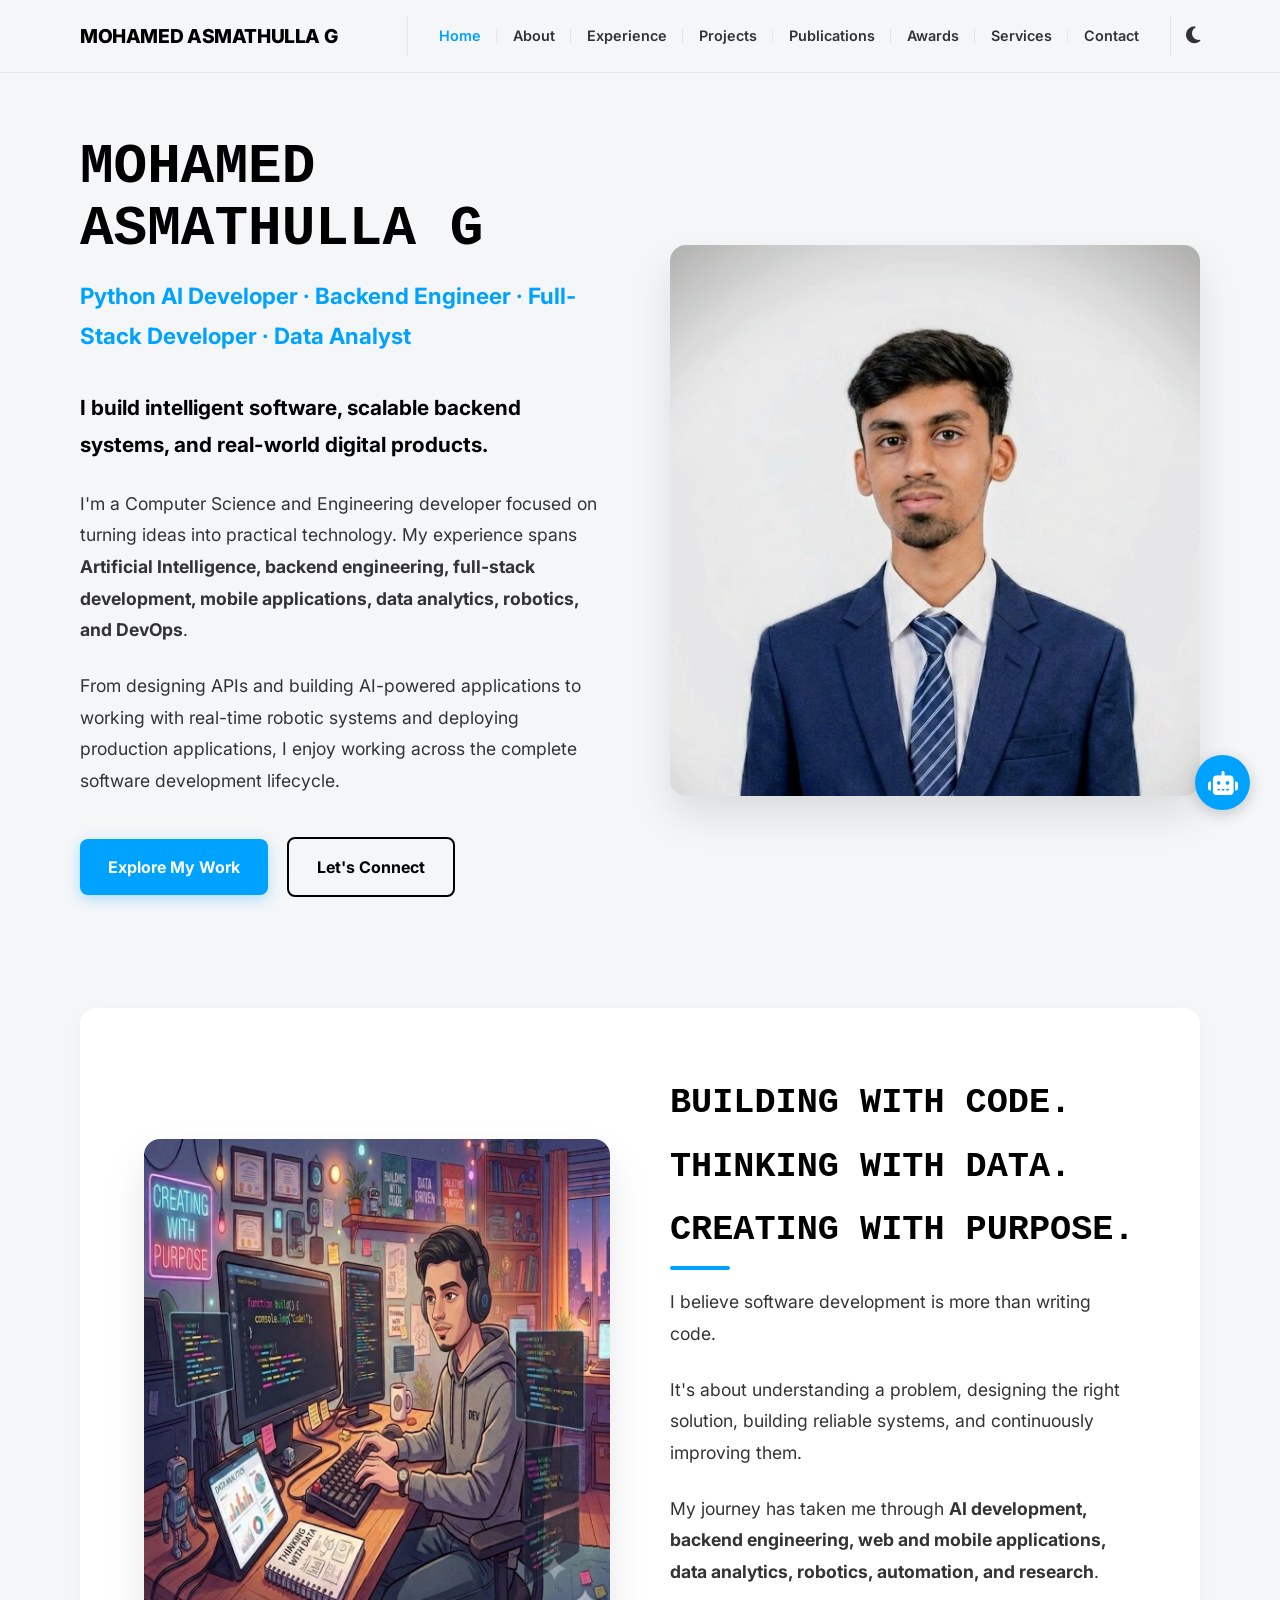
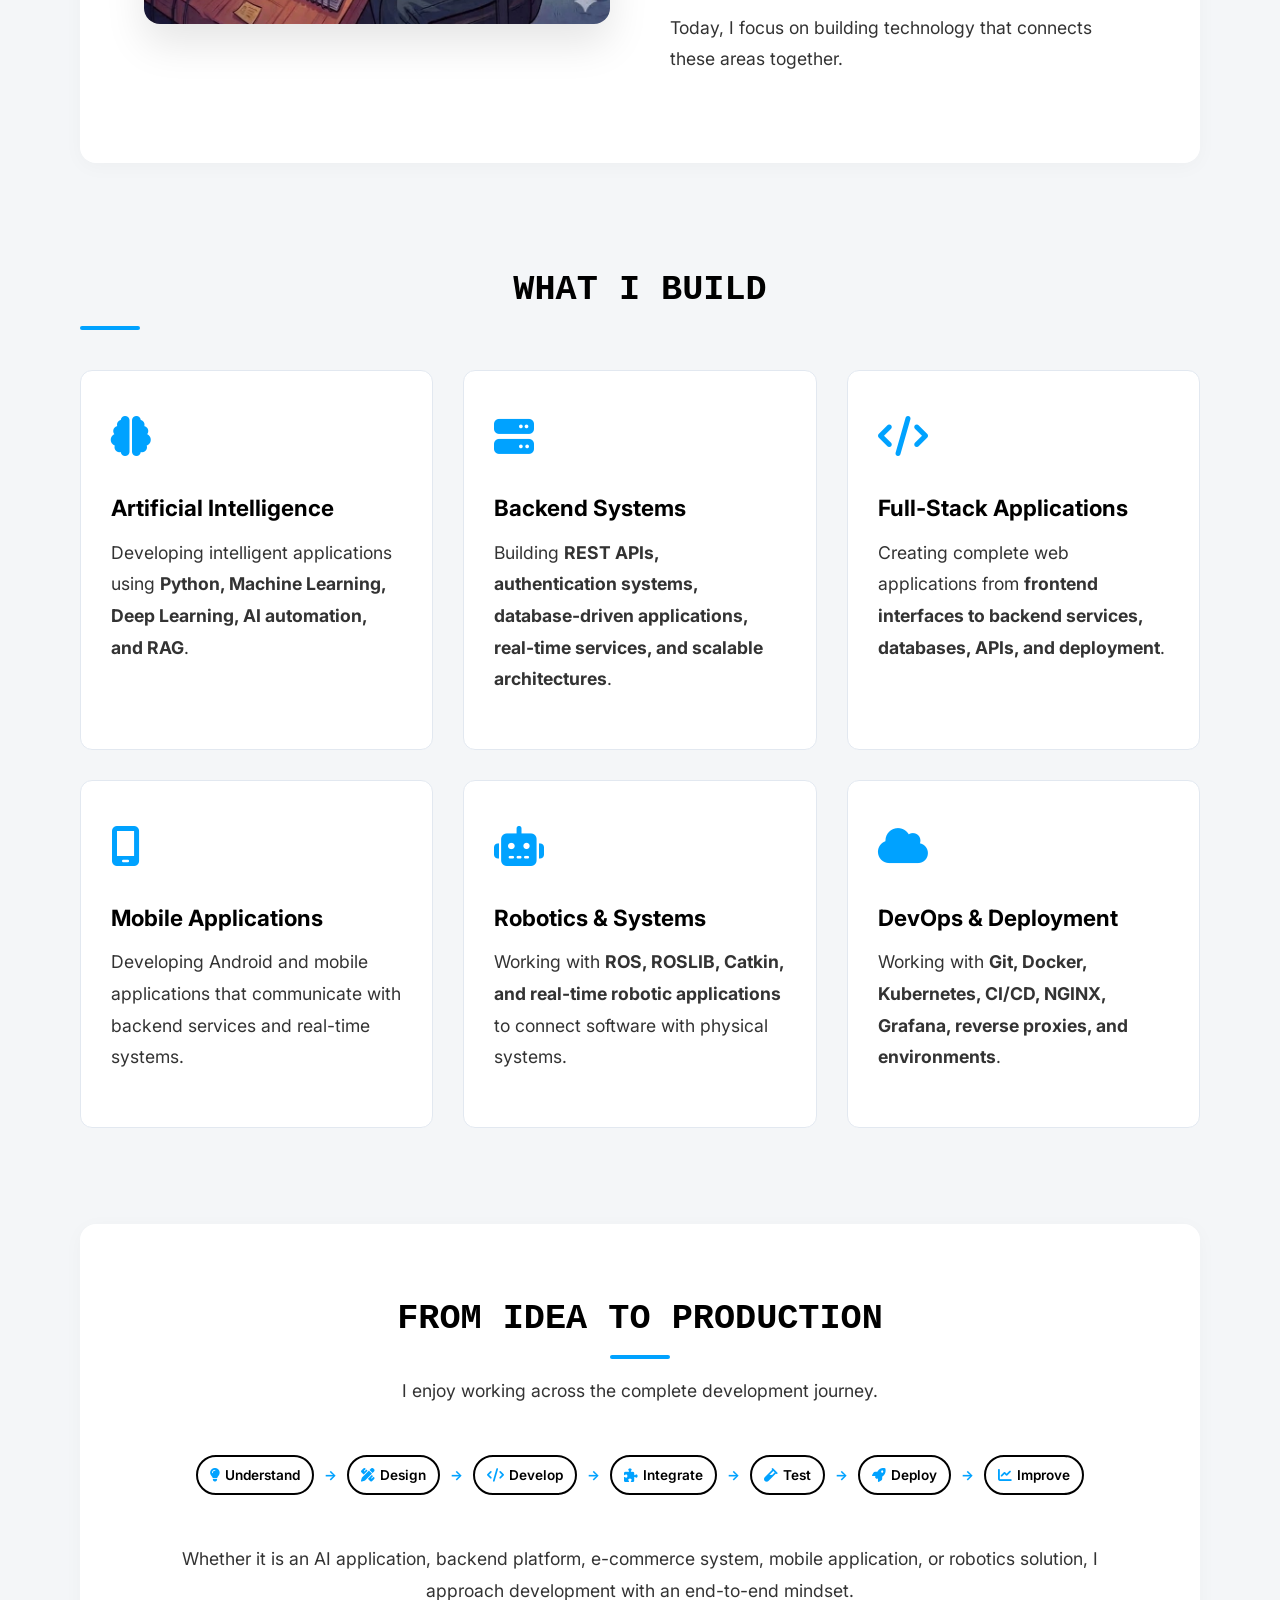
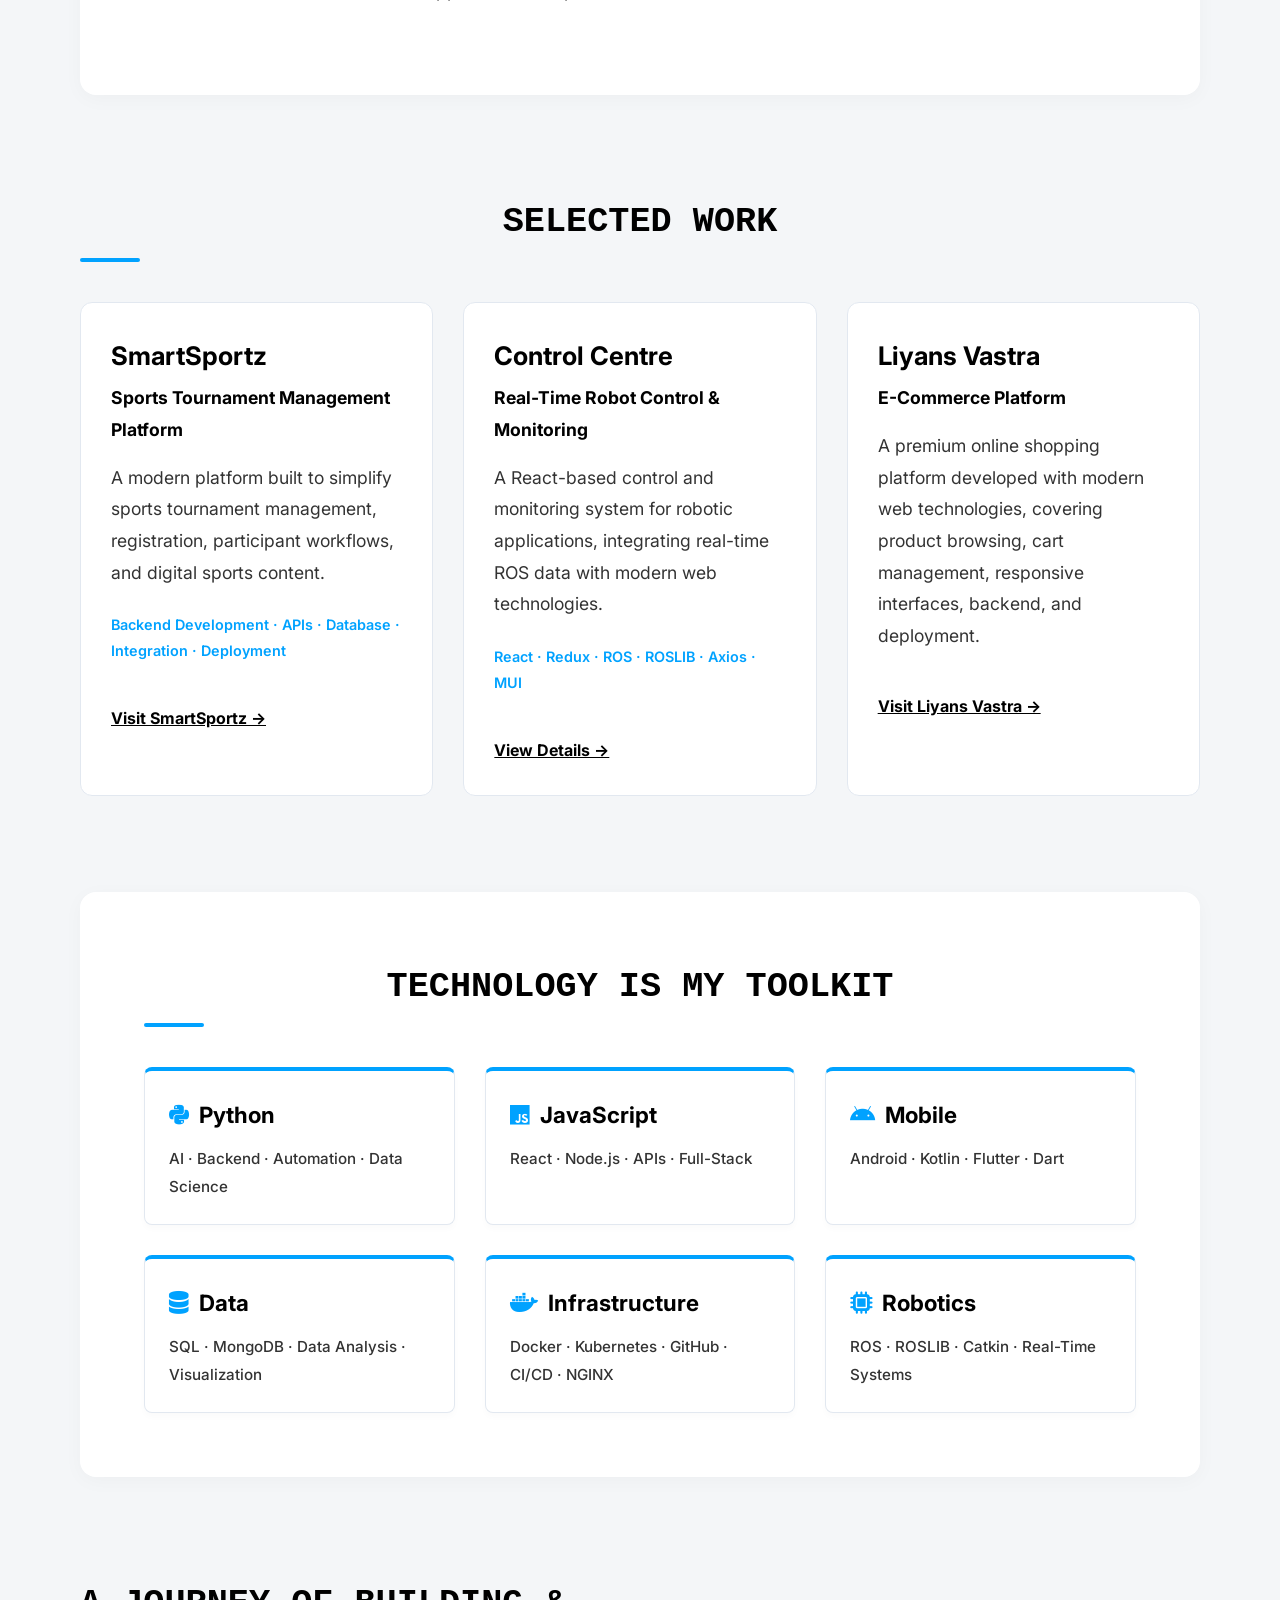
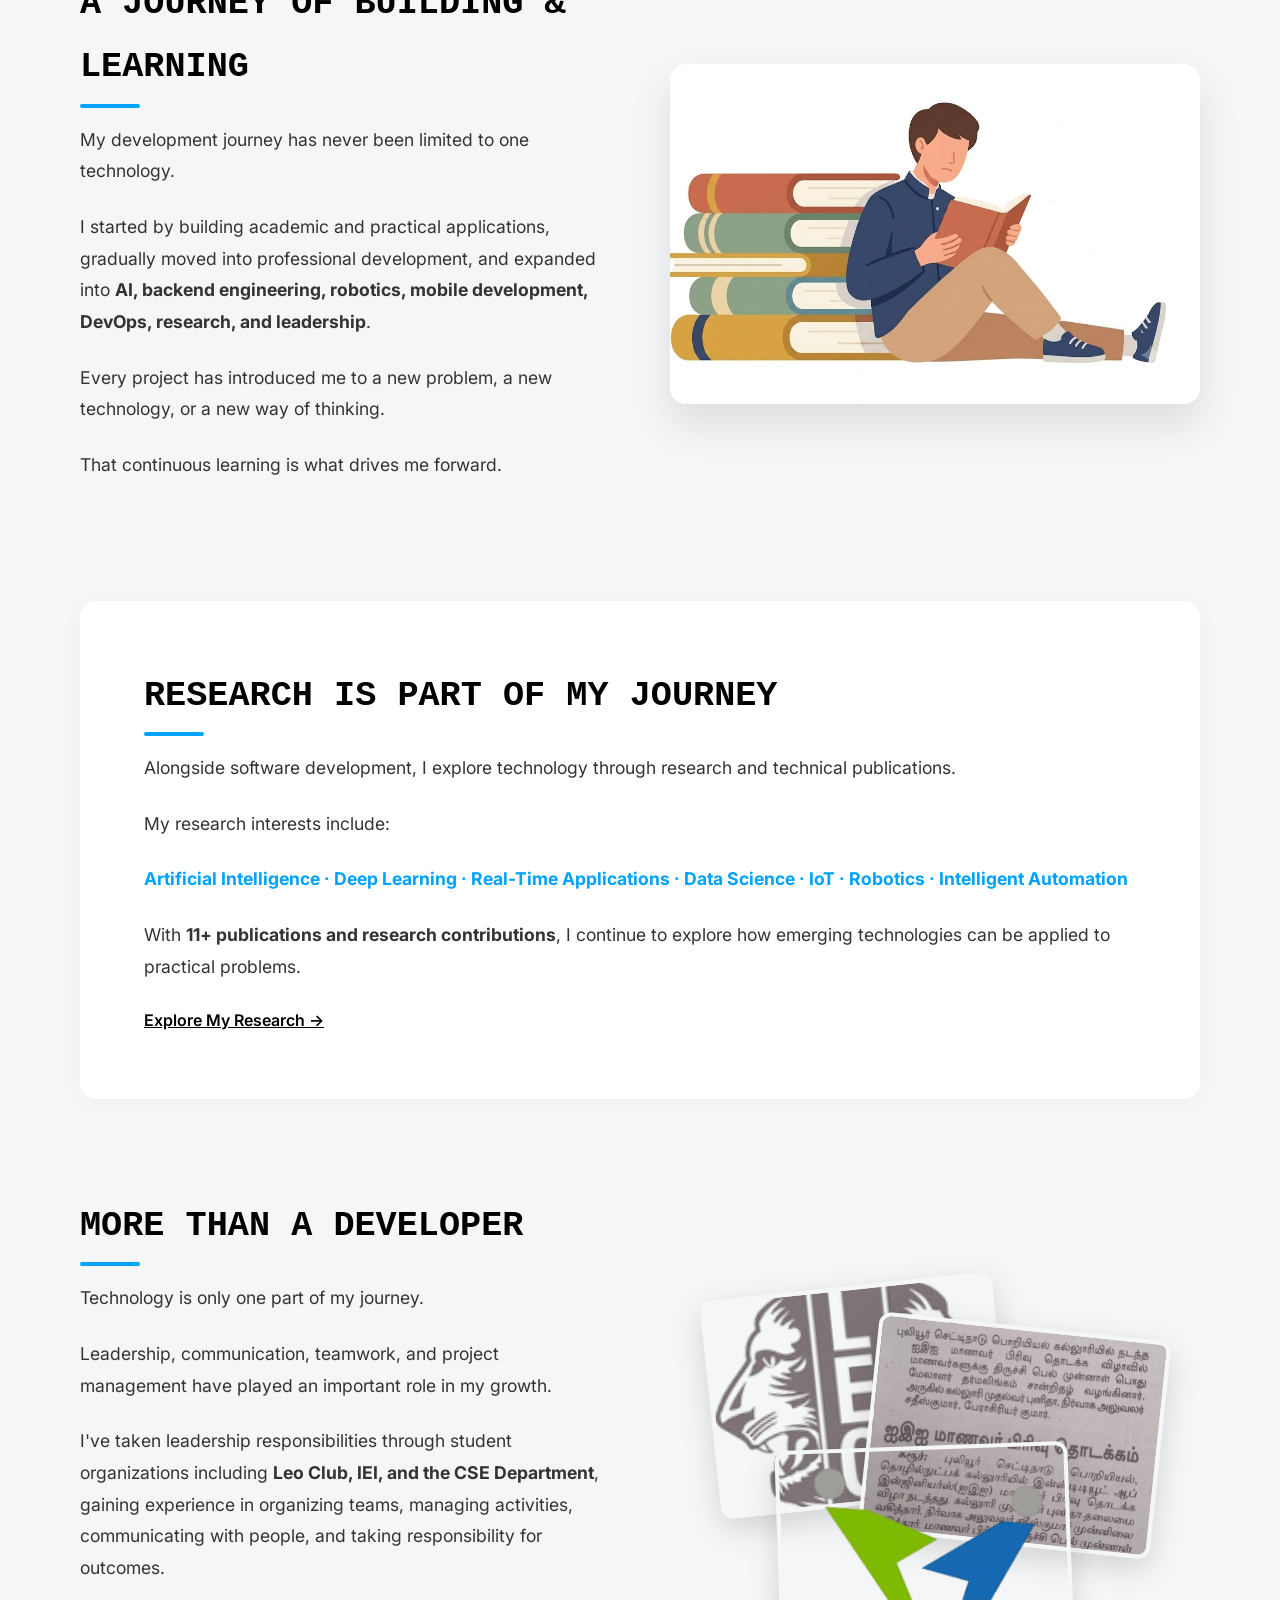
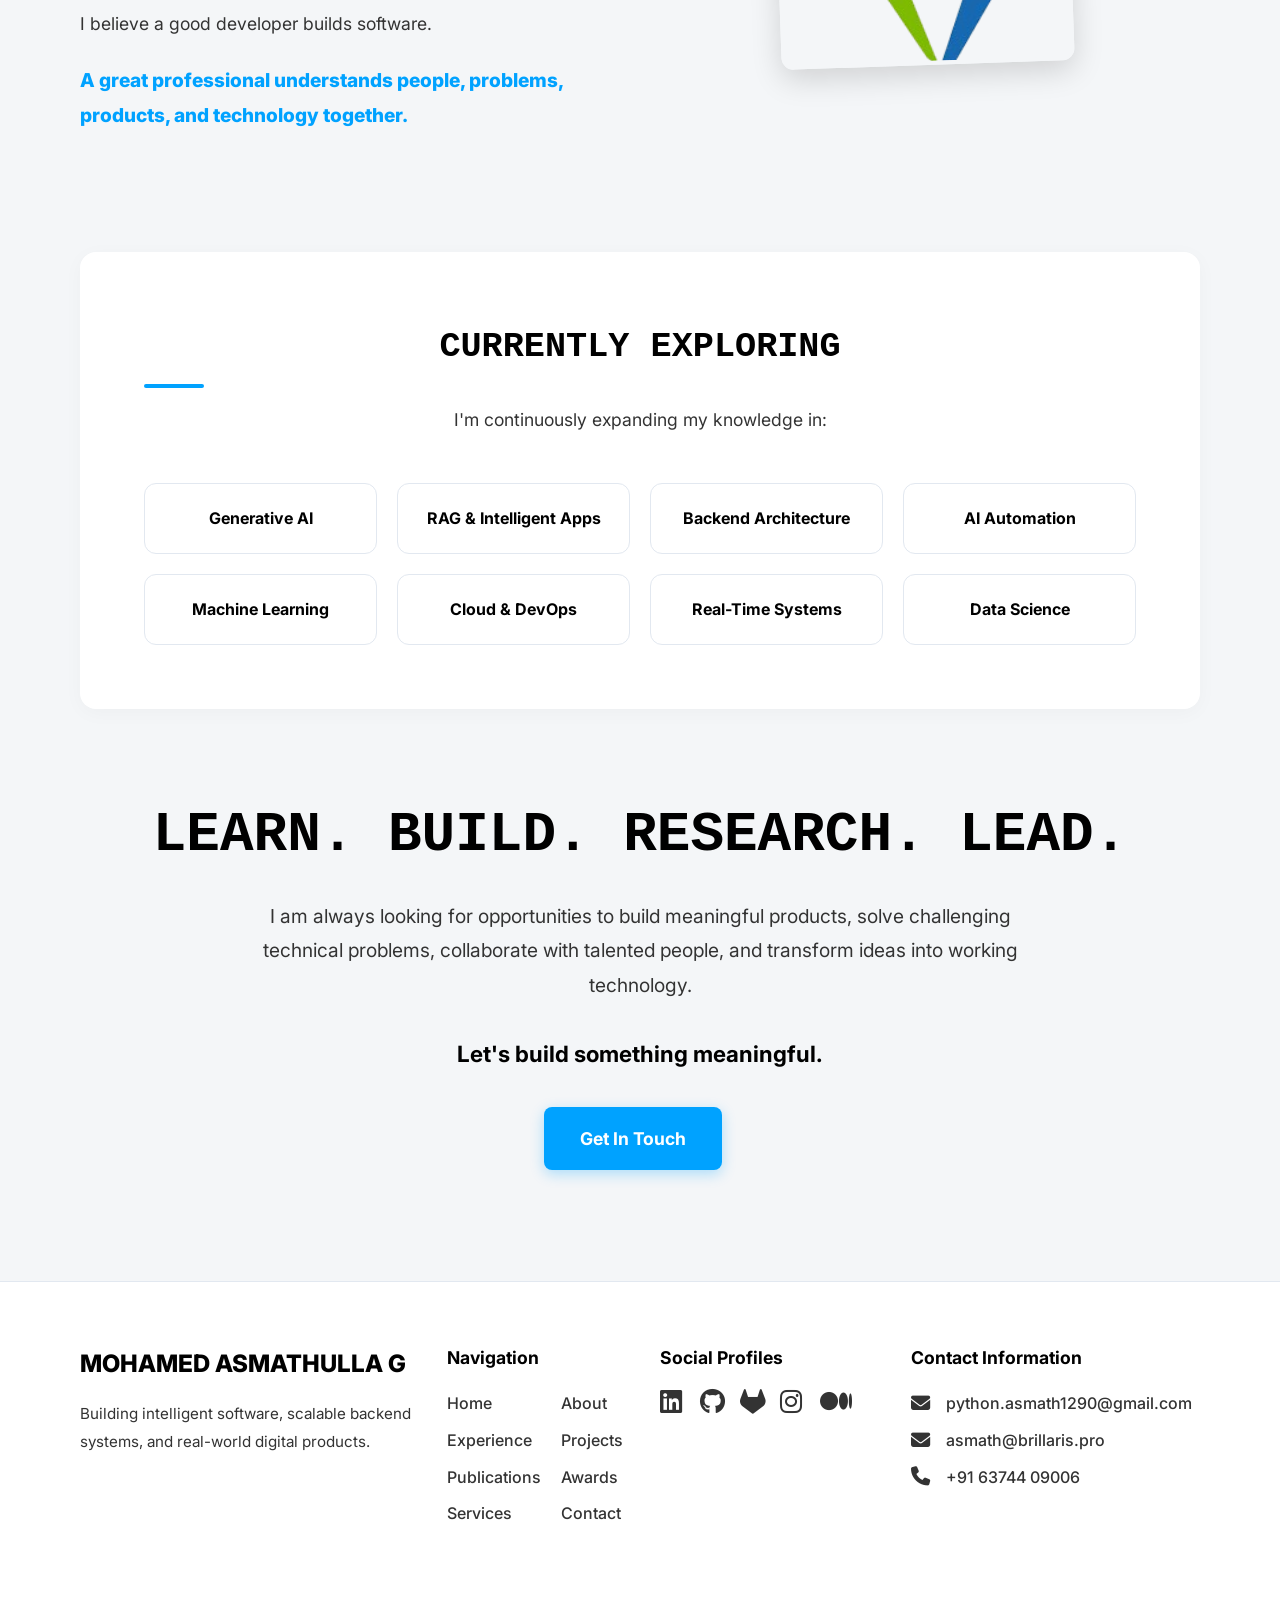
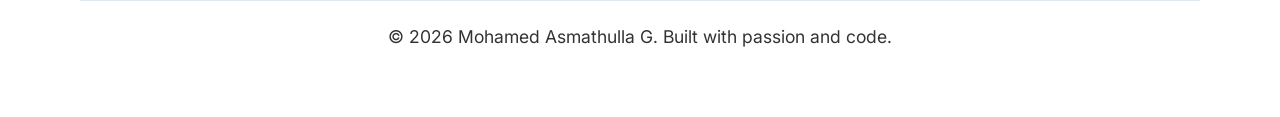
<file: index.html>
<!DOCTYPE html>
<html lang="en">
<head>
  <!-- Google Tag Manager -->
  <script>(function(w,d,s,l,i){w[l]=w[l]||[];w[l].push({'gtm.start':
  new Date().getTime(),event:'gtm.js'});var f=d.getElementsByTagName(s)[0],
  j=d.createElement(s),dl=l!='dataLayer'?'&l='+l:'';j.async=true;j.src=
  'https://www.googletagmanager.com/gtm.js?id='+i+dl;f.parentNode.insertBefore(j,f);
  })(window,document,'script','dataLayer','GTM-K3PVVH7V');</script>
  <!-- End Google Tag Manager -->
  <link rel="icon" type="image/webp" href="images/logo.webp">
  <meta charset="utf-8" />
  <meta name="viewport" content="width=device-width, initial-scale=1" />
  <title>Mohamed Asmathulla G | AI & Backend Developer</title>
  <meta name="description" content="Portfolio of Mohamed Asmathulla G, a skilled AI Developer, Backend Engineer, and Full-Stack Developer specializing in Python, Machine Learning, and scalable web architectures.">
  <meta name="keywords" content="Mohamed Asmathulla, Mohamed Asmathulla G, Asmathulla, Asmath, Asmathull, Mohamed Asmath, Python AI Developer, Backend Engineer, Full-Stack Developer, Data Analyst, Software Engineer, InGen Dynamics, Brillaris Global">
  <meta name="author" content="Mohamed Asmathulla G">
  <meta property="og:title" content="Mohamed Asmathulla G | AI & Backend Developer">
  <meta property="og:description" content="Portfolio of Mohamed Asmathulla G, an AI Developer, Backend Engineer, and Full-Stack Developer. Explore my projects, research, and work experience.">
  <meta property="og:type" content="website">
  <meta name="robots" content="index, follow">
  <meta name="googlebot" content="index, follow">
  <meta name="google-site-verification" content="-dwS5Le8rg_WMXl8kgbja4IpyHZ5VC7jo7JQGtg24tE" />
  <meta name="google-site-verification" content="Ms0q4QjAVGJdPDpv8uG5U7-aLENEaegQGKPuAcNLdyA" />
  <link href="https://fonts.googleapis.com/css2?family=Inter:wght@400;500;600;700;800&family=JetBrains+Mono:wght@400;700;800&display=swap" rel="stylesheet">
  <link rel="stylesheet" href="https://cdnjs.cloudflare.com/ajax/libs/font-awesome/6.4.0/css/all.min.css">
  <link rel="stylesheet" href="style.css">
  <style>
    /* Mobile View Adjustments for Home Page Only */
    @media (max-width: 768px) {
      /* Reduce Fonts */
      
      h2 { font-size: 1.5rem !important; line-height: 1.3 !important; }
      h3 { font-size: 1.1rem !important; line-height: 1.4 !important; }
      p { font-size: 0.95rem !important; line-height: 1.5 !important; }
      .btn { font-size: 0.9rem !important; padding: 10px 20px !important; }
      
      /* Reduce Containers & Spacing */
      .section-block { margin-top: 2rem !important; margin-bottom: 2rem !important; padding: 2rem 20px !important; }
      .container { padding: 0 15px !important; }
      .grid { gap: 1rem !important; }
      .card { padding: 15px !important; }
      
      /* Reduce Images */
      .flex-img { margin-top: 1rem !important; }
      .flex-img img { max-width: 70% !important; margin: 0 auto !important; display: block !important; border-radius: 12px !important; }
    }
    @media (max-width: 480px) {
      
      .flex-img img { max-width: 90% !important; }
    }
  </style>
<!-- Google tag (gtag.js) -->
<script async src="https://www.googletagmanager.com/gtag/js?id=G-6EF3W05Q1P"></script>
<script>
  window.dataLayer = window.dataLayer || [];
  function gtag(){dataLayer.push(arguments);}
  gtag('js', new Date());

  gtag('config', 'G-6EF3W05Q1P');
</script>
</head>
<body>
  <!-- Google Tag Manager (noscript) -->
  <noscript><iframe src="https://www.googletagmanager.com/ns.html?id=GTM-K3PVVH7V"
  height="0" width="0" style="display:none;visibility:hidden"></iframe></noscript>
  <!-- End Google Tag Manager (noscript) -->
  <header>
    <div class="container nav-container">
      <div class="logo"><a href="index.html">MOHAMED ASMATHULLA G</a></div>
      <div style="display:flex; align-items:center;">
        <nav class="nav-links">
          <a href="index.html" class="active">Home</a>
          <a href="about.html">About</a>
          <a href="experience.html">Experience</a>
          <a href="projects.html">Projects</a>
          <a href="publications.html">Publications</a>
          <a href="awards.html">Awards</a>
          <a href="services.html">Services</a>
          <a href="contact.html">Contact</a>
        </nav>
        <button class="mobile-menu-btn" id="mobile-menu-btn"><i class="fa-solid fa-bars"></i></button>
        <button class="theme-toggle" id="theme-toggle"><i class="fa-solid fa-moon"></i></button>
      </div>
    </div>
  </header>

  <main class="container">
    
    <!-- Hero Section with Image on Right -->
    <section class="section-block animate-up" style="margin-top: 4rem;">
      <div class="flex-split">
        <div class="flex-content">
          <h1 style="text-transform: uppercase;">Mohamed Asmathulla G</h1>
          <h3 style="color: var(--accent); margin-bottom: 2rem;">
            Python AI Developer &middot; Backend Engineer &middot; Full-Stack Developer &middot; Data Analyst
          </h3>
          
          <p style="font-weight: 700; font-size: 1.3rem; color: var(--text-main);">
            I build intelligent software, scalable backend systems, and real-world digital products.
          </p>
          
          <p>
            I'm a Computer Science and Engineering developer focused on turning ideas into practical technology. My experience spans <strong>Artificial Intelligence, backend engineering, full-stack development, mobile applications, data analytics, robotics, and DevOps</strong>.
          </p>
          
          <p>
            From designing APIs and building AI-powered applications to working with real-time robotic systems and deploying production applications, I enjoy working across the complete software development lifecycle.
          </p>
          
          <div style="margin-top: 2.5rem;">
            <a href="projects.html" class="btn">Explore My Work</a>
            <a href="mailto:python.asmath1290@gmail.com" class="btn btn-outline">Let's Connect</a>
          </div>
        </div>
        <div class="flex-img">
          <img src="images/profile2.webp" alt="Mohamed Asmathulla G" onerror="this.src='https://placehold.co/600x600?text=Mohamed+Asmathulla'">
        </div>
      </div>
    </section>

    <!-- Intro Split Section -->
    <section class="section-block bg-light animate-up delay-1">
      <div class="flex-split reverse">
        <div class="flex-content">
          <h2 style="text-transform:uppercase;">Building with code. Thinking with data. Creating with purpose.</h2>
          <p>I believe software development is more than writing code.</p>
          <p>It's about understanding a problem, designing the right solution, building reliable systems, and continuously improving them.</p>
          <p>My journey has taken me through <strong>AI development, backend engineering, web and mobile applications, data analytics, robotics, automation, and research</strong>.</p>
          <p>Today, I focus on building technology that connects these areas together.</p>
        </div>
        <div class="flex-img">
          <img src="images/buildme.webp" alt="Building with Code" onerror="this.src='https://placehold.co/600x600?text=Code'">
        </div>
      </div>
    </section>

    <!-- What I Build -->
    <section class="section-block animate-up delay-2">
      <h2 style="text-transform:uppercase; text-align:center; display:block;">What I Build</h2>
      <div class="grid" style="margin-top: 3rem;">
        <div class="card">
          <div class="card-icon"><i class="fa-solid fa-brain"></i></div>
          <h3>Artificial Intelligence</h3>
          <p>Developing intelligent applications using <strong>Python, Machine Learning, Deep Learning, AI automation, and RAG</strong>.</p>
        </div>
        <div class="card">
          <div class="card-icon"><i class="fa-solid fa-server"></i></div>
          <h3>Backend Systems</h3>
          <p>Building <strong>REST APIs, authentication systems, database-driven applications, real-time services, and scalable architectures</strong>.</p>
        </div>
        <div class="card">
          <div class="card-icon"><i class="fa-solid fa-code"></i></div>
          <h3>Full-Stack Applications</h3>
          <p>Creating complete web applications from <strong>frontend interfaces to backend services, databases, APIs, and deployment</strong>.</p>
        </div>
        <div class="card">
          <div class="card-icon"><i class="fa-solid fa-mobile-screen"></i></div>
          <h3>Mobile Applications</h3>
          <p>Developing Android and mobile applications that communicate with backend services and real-time systems.</p>
        </div>
        <div class="card">
          <div class="card-icon"><i class="fa-solid fa-robot"></i></div>
          <h3>Robotics & Systems</h3>
          <p>Working with <strong>ROS, ROSLIB, Catkin, and real-time robotic applications</strong> to connect software with physical systems.</p>
        </div>
        <div class="card">
          <div class="card-icon"><i class="fa-solid fa-cloud"></i></div>
          <h3>DevOps & Deployment</h3>
          <p>Working with <strong>Git, Docker, Kubernetes, CI/CD, NGINX, Grafana, reverse proxies, and environments</strong>.</p>
        </div>
      </div>
    </section>

    <!-- Workflow -->
    <section class="section-block bg-light text-center animate-up">
      <h2 style="text-transform:uppercase;">From Idea to Production</h2>
      <p>I enjoy working across the complete development journey.</p>
      
      <div style="display:flex; justify-content:center; align-items:center; flex-wrap:nowrap; gap:10px; margin: 3rem 0; flex-wrap:wrap;">
        <span class="btn-outline" style="padding: 6px 12px; border-radius: 30px; font-weight: 600; font-size: 0.85rem;"><i class="fa-solid fa-lightbulb" style="color:var(--accent); margin-right:5px;"></i>Understand</span>
        <span style="color:var(--accent); font-weight:bold; font-size: 0.85rem;">&rarr;</span>
        <span class="btn-outline" style="padding: 6px 12px; border-radius: 30px; font-weight: 600; font-size: 0.85rem;"><i class="fa-solid fa-pen-ruler" style="color:var(--accent); margin-right:5px;"></i>Design</span>
        <span style="color:var(--accent); font-weight:bold; font-size: 0.85rem;">&rarr;</span>
        <span class="btn-outline" style="padding: 6px 12px; border-radius: 30px; font-weight: 600; font-size: 0.85rem;"><i class="fa-solid fa-code" style="color:var(--accent); margin-right:5px;"></i>Develop</span>
        <span style="color:var(--accent); font-weight:bold; font-size: 0.85rem;">&rarr;</span>
        <span class="btn-outline" style="padding: 6px 12px; border-radius: 30px; font-weight: 600; font-size: 0.85rem;"><i class="fa-solid fa-puzzle-piece" style="color:var(--accent); margin-right:5px;"></i>Integrate</span>
        <span style="color:var(--accent); font-weight:bold; font-size: 0.85rem;">&rarr;</span>
        <span class="btn-outline" style="padding: 6px 12px; border-radius: 30px; font-weight: 600; font-size: 0.85rem;"><i class="fa-solid fa-vial" style="color:var(--accent); margin-right:5px;"></i>Test</span>
        <span style="color:var(--accent); font-weight:bold; font-size: 0.85rem;">&rarr;</span>
        <span class="btn-outline" style="padding: 6px 12px; border-radius: 30px; font-weight: 600; font-size: 0.85rem;"><i class="fa-solid fa-rocket" style="color:var(--accent); margin-right:5px;"></i>Deploy</span>
        <span style="color:var(--accent); font-weight:bold; font-size: 0.85rem;">&rarr;</span>
        <span class="btn-outline" style="padding: 6px 12px; border-radius: 30px; font-weight: 600; font-size: 0.85rem;"><i class="fa-solid fa-chart-line" style="color:var(--accent); margin-right:5px;"></i>Improve</span>
      </div>
      
      <p>Whether it is an AI application, backend platform, e-commerce system, mobile application, or robotics solution, I approach development with an end-to-end mindset.</p>
    </section>

    <!-- Selected Work -->
    <section class="section-block animate-up">
      <h2 style="text-transform:uppercase; text-align:center; display:block;">Selected Work</h2>
      
      <div class="grid" style="margin-top: 3rem;">
        <div class="card">
          <h3 style="font-size: 1.6rem; margin-bottom: 0.2rem;">SmartSportz</h3>
          <p style="font-weight: 700; color: var(--text-main); margin-bottom: 1rem;">Sports Tournament Management Platform</p>
          <p>A modern platform built to simplify sports tournament management, registration, participant workflows, and digital sports content.</p>
          <p style="font-weight: 600; color: var(--accent); font-size:0.9rem;">Backend Development &middot; APIs &middot; Database &middot; Integration &middot; Deployment</p>
          <a href="https://smartsportz.in" target="_blank" style="font-weight: 700; color: var(--text-main); text-decoration: underline; margin-top: 1rem; display:inline-block;">Visit SmartSportz &rarr;</a>
        </div>

        <div class="card">
          <h3 style="font-size: 1.6rem; margin-bottom: 0.2rem;">Control Centre</h3>
          <p style="font-weight: 700; color: var(--text-main); margin-bottom: 1rem;">Real-Time Robot Control & Monitoring</p>
          <p>A React-based control and monitoring system for robotic applications, integrating real-time ROS data with modern web technologies.</p>
          <p style="font-weight: 600; color: var(--accent); font-size:0.9rem;">React &middot; Redux &middot; ROS &middot; ROSLIB &middot; Axios &middot; MUI</p>
          <a href="projects.html" style="font-weight: 700; color: var(--text-main); text-decoration: underline; margin-top: 1rem; display:inline-block;">View Details &rarr;</a>
        </div>

        <div class="card">
          <h3 style="font-size: 1.6rem; margin-bottom: 0.2rem;">Liyans Vastra</h3>
          <p style="font-weight: 700; color: var(--text-main); margin-bottom: 1rem;">E-Commerce Platform</p>
          <p>A premium online shopping platform developed with modern web technologies, covering product browsing, cart management, responsive interfaces, backend, and deployment.</p>
          <a href="https://liyansvastra.com" target="_blank" style="font-weight: 700; color: var(--text-main); text-decoration: underline; margin-top: 1rem; display:inline-block;">Visit Liyans Vastra &rarr;</a>
        </div>
      </div>
    </section>

    <!-- Toolkit (Professional Separated Style) -->
    <section class="section-block bg-light animate-up">
      <h2 style="text-transform:uppercase; text-align:center; display:block;">Technology Is My Toolkit</h2>
      <div class="grid-3" style="margin-top: 3rem;">
        <div class="toolkit-card">
          <h3 style="color:var(--text-main); display:flex; align-items:center; gap:10px;"><i class="fa-brands fa-python" style="color:var(--accent);"></i> Python</h3>
          <p style="font-weight:500; font-size:0.95rem; margin-top:10px; margin-bottom:0;">AI &middot; Backend &middot; Automation &middot; Data Science</p>
        </div>
        <div class="toolkit-card">
          <h3 style="color:var(--text-main); display:flex; align-items:center; gap:10px;"><i class="fa-brands fa-js" style="color:var(--accent);"></i> JavaScript</h3>
          <p style="font-weight:500; font-size:0.95rem; margin-top:10px; margin-bottom:0;">React &middot; Node.js &middot; APIs &middot; Full-Stack</p>
        </div>
        <div class="toolkit-card">
          <h3 style="color:var(--text-main); display:flex; align-items:center; gap:10px;"><i class="fa-brands fa-android" style="color:var(--accent);"></i> Mobile</h3>
          <p style="font-weight:500; font-size:0.95rem; margin-top:10px; margin-bottom:0;">Android &middot; Kotlin &middot; Flutter &middot; Dart</p>
        </div>
        <div class="toolkit-card">
          <h3 style="color:var(--text-main); display:flex; align-items:center; gap:10px;"><i class="fa-solid fa-database" style="color:var(--accent);"></i> Data</h3>
          <p style="font-weight:500; font-size:0.95rem; margin-top:10px; margin-bottom:0;">SQL &middot; MongoDB &middot; Data Analysis &middot; Visualization</p>
        </div>
        <div class="toolkit-card">
          <h3 style="color:var(--text-main); display:flex; align-items:center; gap:10px;"><i class="fa-brands fa-docker" style="color:var(--accent);"></i> Infrastructure</h3>
          <p style="font-weight:500; font-size:0.95rem; margin-top:10px; margin-bottom:0;">Docker &middot; Kubernetes &middot; GitHub &middot; CI/CD &middot; NGINX</p>
        </div>
        <div class="toolkit-card">
          <h3 style="color:var(--text-main); display:flex; align-items:center; gap:10px;"><i class="fa-solid fa-microchip" style="color:var(--accent);"></i> Robotics</h3>
          <p style="font-weight:500; font-size:0.95rem; margin-top:10px; margin-bottom:0;">ROS &middot; ROSLIB &middot; Catkin &middot; Real-Time Systems</p>
        </div>
      </div>
    </section>

    <!-- Journey -->
    <section class="section-block animate-up">
      <div class="flex-split">
        <div class="flex-content">
          <h2 style="text-transform:uppercase;">A Journey of Building &amp; Learning</h2>
          <p>My development journey has never been limited to one technology.</p>
          <p>I started by building academic and practical applications, gradually moved into professional development, and expanded into <strong>AI, backend engineering, robotics, mobile development, DevOps, research, and leadership</strong>.</p>
          <p>Every project has introduced me to a new problem, a new technology, or a new way of thinking.</p>
          <p>That continuous learning is what drives me forward.</p>
        </div>
        <div class="flex-img">
           <img src="images/learnme.webp" alt="Journey" onerror="this.style.display='none'">
        </div>
      </div>
    </section>

    <!-- Research -->
    <section class="section-block bg-light animate-up">
      <h2 style="text-transform:uppercase;">Research is Part of My Journey</h2>
      <p>Alongside software development, I explore technology through research and technical publications.</p>
      <p>My research interests include:</p>
      <p style="font-weight: 700; color: var(--accent); font-size:1.1rem; line-height: 1.8;">
        Artificial Intelligence &middot; Deep Learning &middot; Real-Time Applications &middot; Data Science &middot; IoT &middot; Robotics &middot; Intelligent Automation
      </p>
      <p style="margin-top: 1.5rem;">With <strong>11+ publications and research contributions</strong>, I continue to explore how emerging technologies can be applied to practical problems.</p>
      <a href="publications.html" style="font-weight: 600; color: var(--text-main); text-decoration: underline;">Explore My Research &rarr;</a>
    </section>

    <!-- Leadership with Image Stack -->
    <section class="section-block animate-up">
      <div class="flex-split">
        <div class="flex-content">
          <h2 style="text-transform:uppercase; display:block;">More Than A Developer</h2>
          <p>Technology is only one part of my journey.</p>
          <p>Leadership, communication, teamwork, and project management have played an important role in my growth.</p>
          <p>I've taken leadership responsibilities through student organizations including <strong>Leo Club, IEI, and the CSE Department</strong>, gaining experience in organizing teams, managing activities, communicating with people, and taking responsibility for outcomes.</p>
          <p>I believe a good developer builds software.</p>
          <p style="font-weight:800; color:var(--accent); font-size:1.2rem; margin-top: 1rem;">A great professional understands people, problems, products, and technology together.</p>
        </div>
        <div class="flex-img">
          <div class="image-stack">
            <img src="images/leo.png" alt="Leo" onerror="this.src='https://placehold.co/400x300?text=Leo'">
            <img src="images/ieipaper.webp" alt="Team" onerror="this.src='https://placehold.co/400x300?text=Team'">
            <img src="images/ccet.png" alt="College" onerror="this.src='https://placehold.co/400x300?text=College'">
          </div>
        </div>
      </div>
    </section>

    <!-- Currently Exploring -->
    <section class="section-block bg-light animate-up">
      <h2 style="text-transform:uppercase; text-align:center; display:block;">Currently Exploring</h2>
      <p class="text-center">I'm continuously expanding my knowledge in:</p>
      
      <div class="grid-4" style="margin-top: 3rem;">
        <div class="explore-card">Generative AI</div>
        <div class="explore-card">RAG &amp; Intelligent Apps</div>
        <div class="explore-card">Backend Architecture</div>
        <div class="explore-card">AI Automation</div>
        <div class="explore-card">Machine Learning</div>
        <div class="explore-card">Cloud &amp; DevOps</div>
        <div class="explore-card">Real-Time Systems</div>
        <div class="explore-card">Data Science</div>
      </div>
    </section>

    <section class="section-block text-center animate-up">
      <h1 style="text-transform:uppercase; font-size:3.5rem;">Learn. Build. Research. Lead.</h1>
      <p style="margin: 2rem auto; max-width: 800px; font-size:1.2rem;">
        I am always looking for opportunities to build meaningful products, solve challenging technical problems, collaborate with talented people, and transform ideas into working technology.
      </p>
      <h3 style="color:var(--text-main); margin-bottom: 2rem;">Let's build something meaningful.</h3>
      
      <a href="mailto:python.asmath1290@gmail.com" class="btn" style="padding: 16px 36px; font-size: 1.1rem;">Get In Touch</a>
    </section>

  </main>

    <footer>
    <div class="container">
      <div class="footer-content">
        <div>
          <div class="footer-logo">MOHAMED ASMATHULLA G</div>
          <p style="max-width: 400px; font-size: 0.95rem;">Building intelligent software, scalable backend systems, and real-world digital products.</p>
        </div>
        
        <div class="footer-links">
          <h4>Navigation</h4>
          <ul style="list-style:none; padding:0; display:grid; grid-template-columns: 1fr 1fr; column-gap: 20px;">
            <li style="margin-bottom:8px;"><a href="index.html" style="color:var(--text-muted);">Home</a></li>
            <li style="margin-bottom:8px;"><a href="about.html" style="color:var(--text-muted);">About</a></li>
            <li style="margin-bottom:8px;"><a href="experience.html" style="color:var(--text-muted);">Experience</a></li>
            <li style="margin-bottom:8px;"><a href="projects.html" style="color:var(--text-muted);">Projects</a></li>
            <li style="margin-bottom:8px;"><a href="publications.html" style="color:var(--text-muted);">Publications</a></li>
            <li style="margin-bottom:8px;"><a href="awards.html" style="color:var(--text-muted);">Awards</a></li>
            <li style="margin-bottom:8px;"><a href="services.html" style="color:var(--text-muted);">Services</a></li>
            <li style="margin-bottom:8px;"><a href="contact.html" style="color:var(--text-muted);">Contact</a></li>
          </ul>
        </div>

        <div class="footer-links">
          <h4>Social Profiles</h4>
          <ul style="display: flex; gap: 20px; list-style:none; padding:0;">
            <li><a href="https://www.linkedin.com/in/mohamed-asmathulla-g-2024a8287/" target="_blank" title="LinkedIn"><i class="fa-brands fa-linkedin" style="font-size: 1.6rem;"></i></a></li>
            <li><a href="https://github.com/Mr-asmath/" target="_blank" title="GitHub"><i class="fa-brands fa-github" style="font-size: 1.6rem;"></i></a></li>
            <li><a href="http://gitlab.com/Asmath2005/" target="_blank" title="GitLab"><i class="fa-brands fa-gitlab" style="font-size: 1.6rem;"></i></a></li>
            <li><a href="https://www.instagram.com/programming_tamizhan" target="_blank" title="Instagram"><i class="fa-brands fa-instagram" style="font-size: 1.6rem;"></i></a></li>
            <li><a href="https://medium.com/@python.asmath1290" target="_blank" title="Medium"><i class="fa-brands fa-medium" style="font-size: 1.6rem;"></i></a></li>
          </ul>
        </div>
        
        <div class="footer-links">
          <h4>Contact Information</h4>
          <ul style="list-style:none; padding:0;">
            <li style="margin-bottom:8px;"><a href="mailto:python.asmath1290@gmail.com"><i class="fa-solid fa-envelope" style="margin-right:5px;"></i> python.asmath1290@gmail.com</a></li>
            <li style="margin-bottom:8px;"><a href="mailto:asmath@brillaris.pro"><i class="fa-solid fa-envelope" style="margin-right:5px;"></i> asmath@brillaris.pro</a></li>
            <li style="margin-bottom:8px;"><a href="tel:+916374409006"><i class="fa-solid fa-phone" style="margin-right:5px;"></i> +91 63744 09006</a></li>
          </ul>
        </div>
      </div>
      <div class="footer-bottom" style="text-align:center; padding-top:20px; border-top:1px solid var(--border); color:var(--text-muted); font-size:0.9rem;">
        <p>&copy; 2026 Mohamed Asmathulla G. Built with passion and code.</p>
      </div>
    </div>
  </footer>

  
  <button id="scrollToTop" class="scroll-to-top" title="Go to top"><i class="fa-solid fa-arrow-up"></i></button>
    <!-- AI Chat Widget -->
  <div class="ai-chat-widget">
    <button id="ai-chat-toggle" class="ai-chat-toggle">
      <i class="fa-solid fa-robot"></i>
    </button>
    <div id="ai-chat-window" class="ai-chat-window">
      <div class="ai-chat-header">
        <h4 style="margin:0; font-size:1rem; color:var(--text-main);"><i class="fa-solid fa-robot" style="color:var(--accent); margin-right:8px;"></i> AI Assistant</h4>
        <button id="ai-chat-close" style="background:none; border:none; color:var(--text-muted); cursor:pointer;"><i class="fa-solid fa-xmark"></i></button>
      </div>
      <div id="ai-chat-messages" class="ai-chat-messages">
        <div class="ai-message bot">Hi there! I'm an AI assistant trained on Mohamed Asmathulla's portfolio. Ask me anything about his experience, projects, or skills!</div>
      </div>
      <div class="ai-chat-input-area">
        <input type="text" id="ai-chat-input" placeholder="Type a message..." autocomplete="off">
        <button id="ai-chat-send"><i class="fa-solid fa-paper-plane"></i></button>
      </div>
    </div>
  </div>
  <script src="main.js"></script>
</body>
</html>
</file>
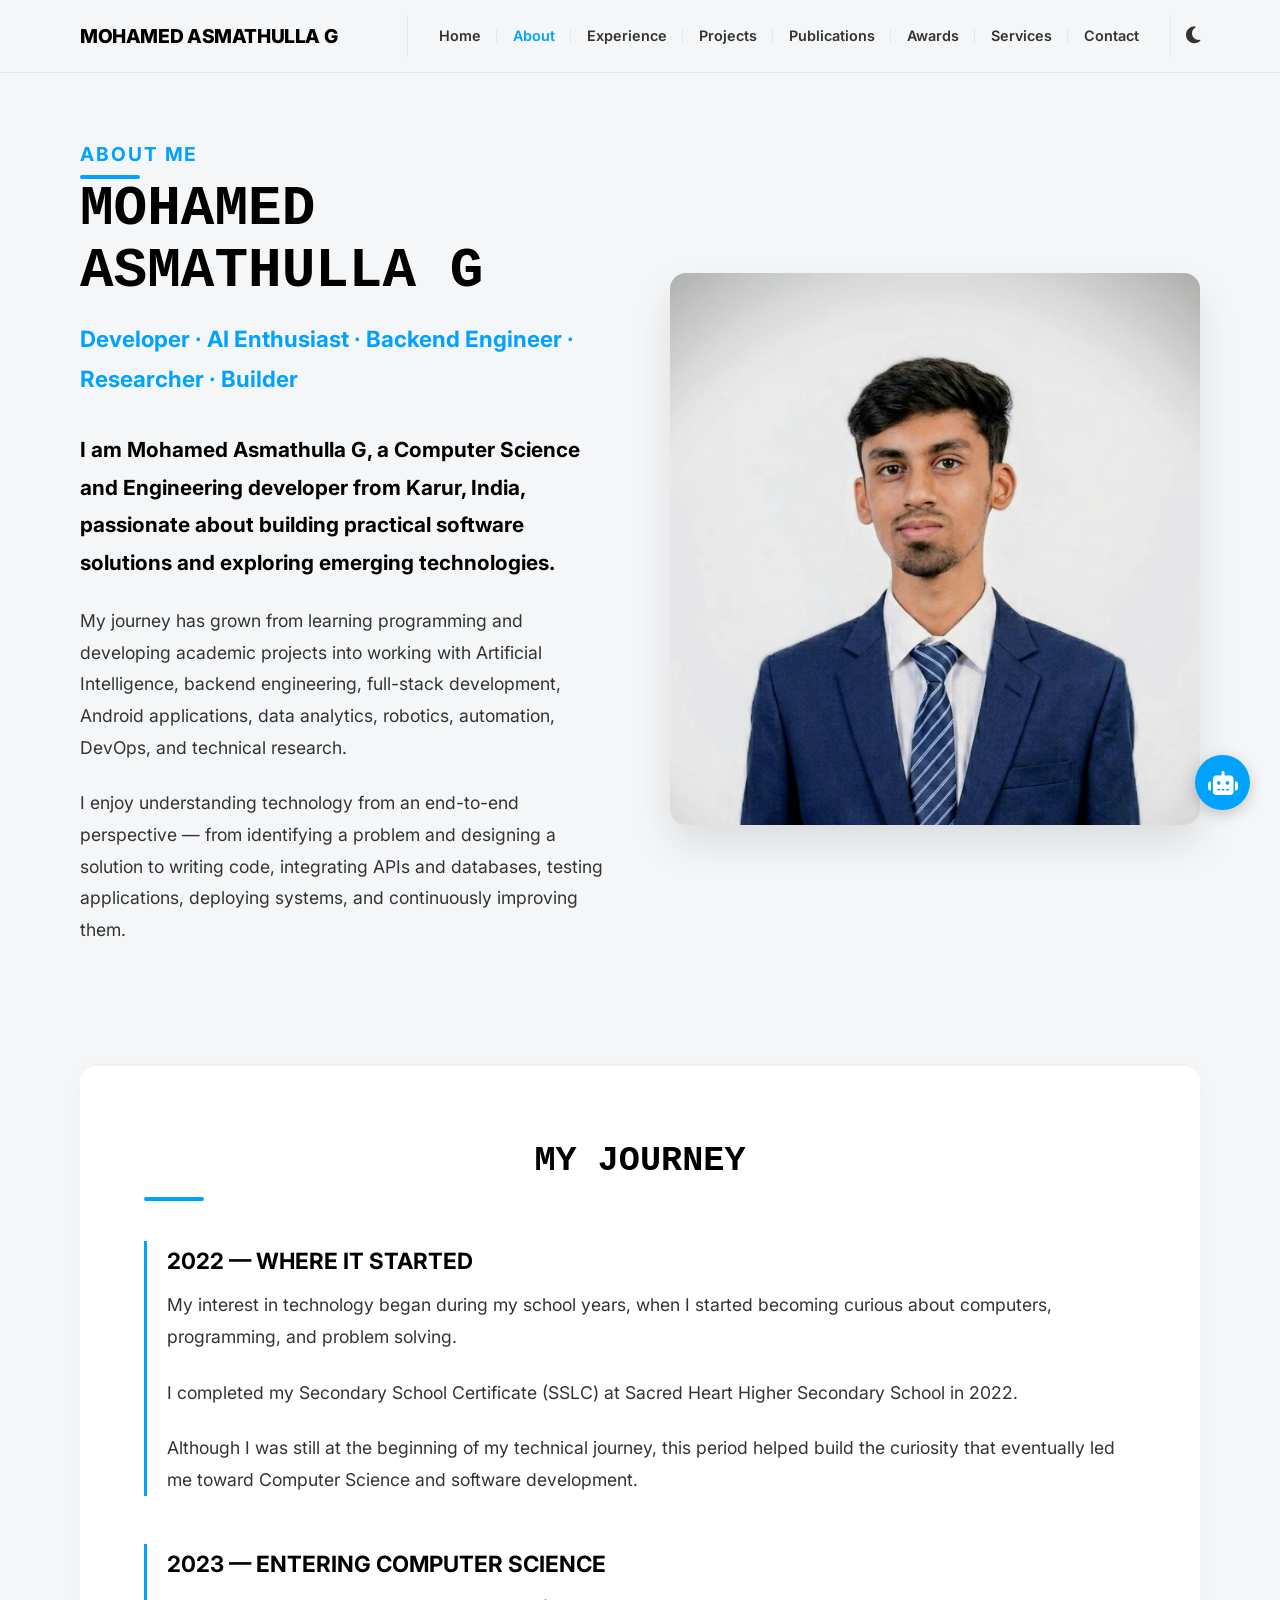
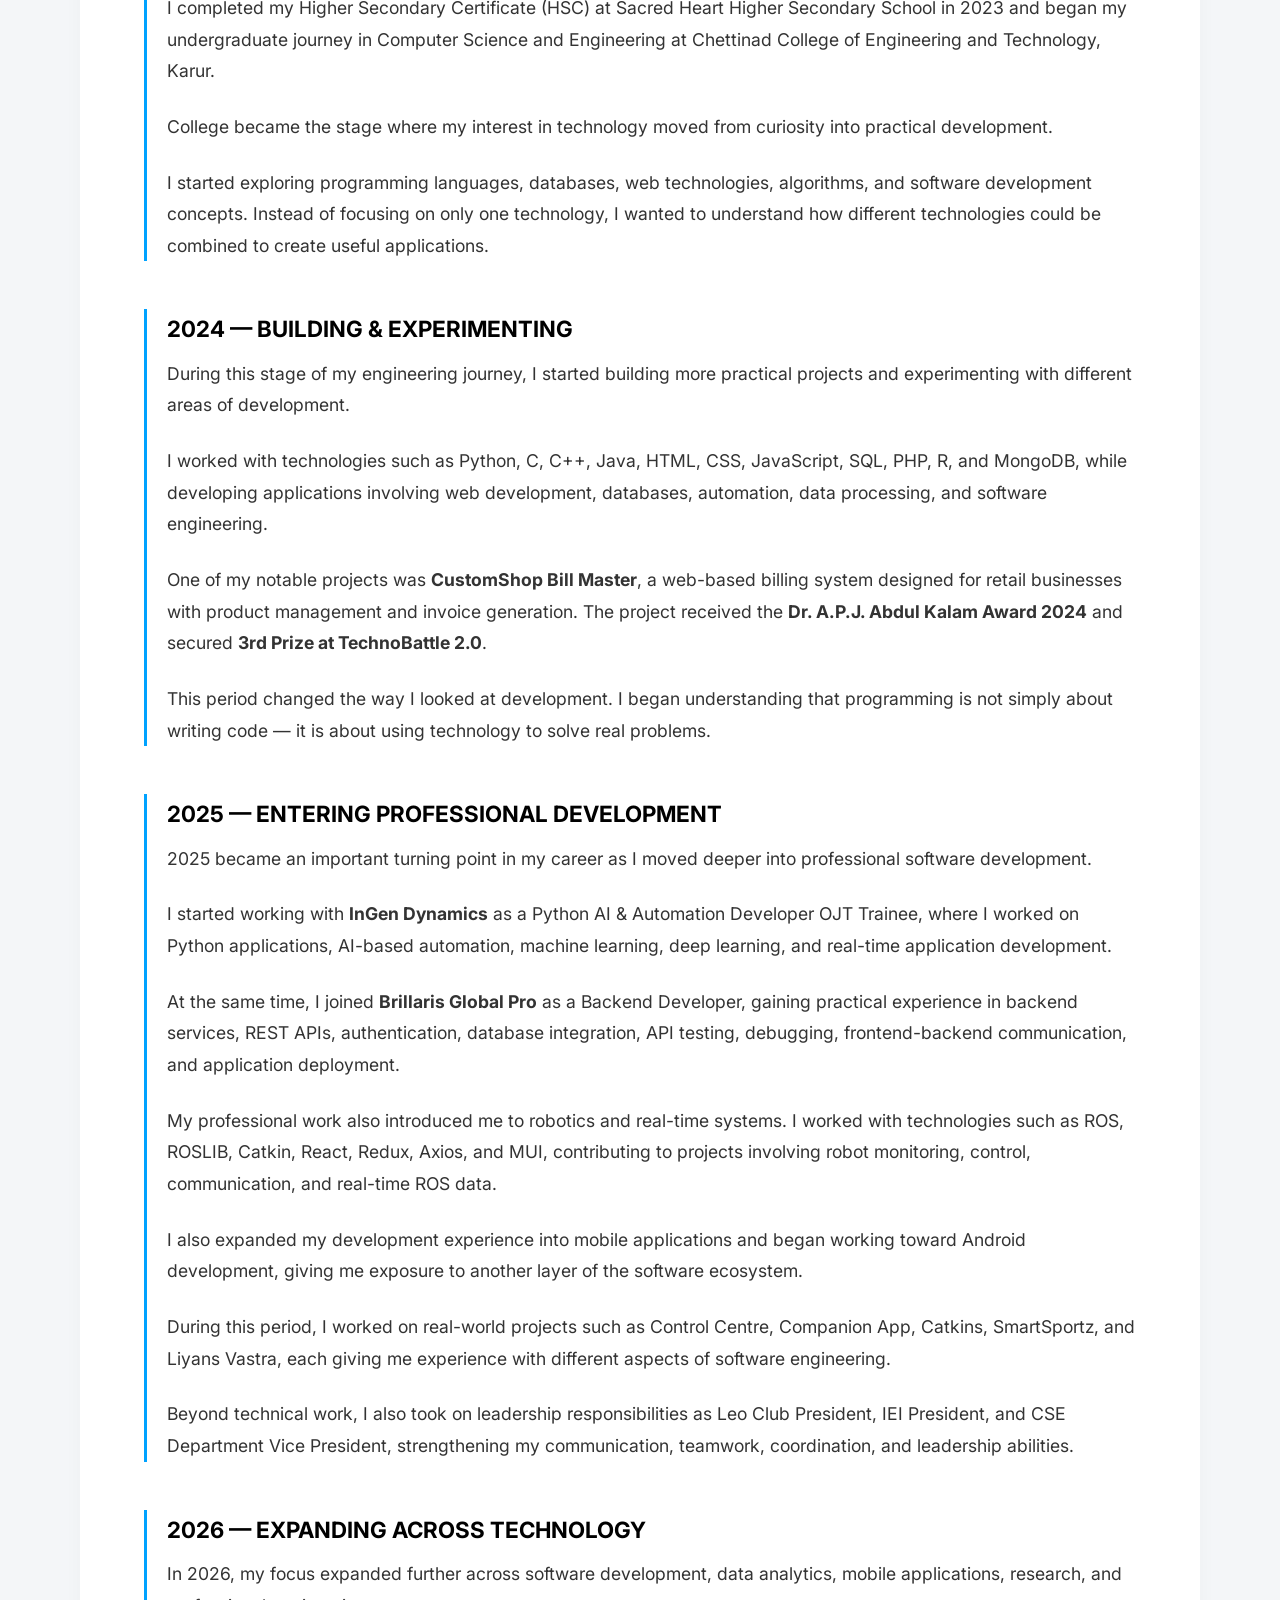
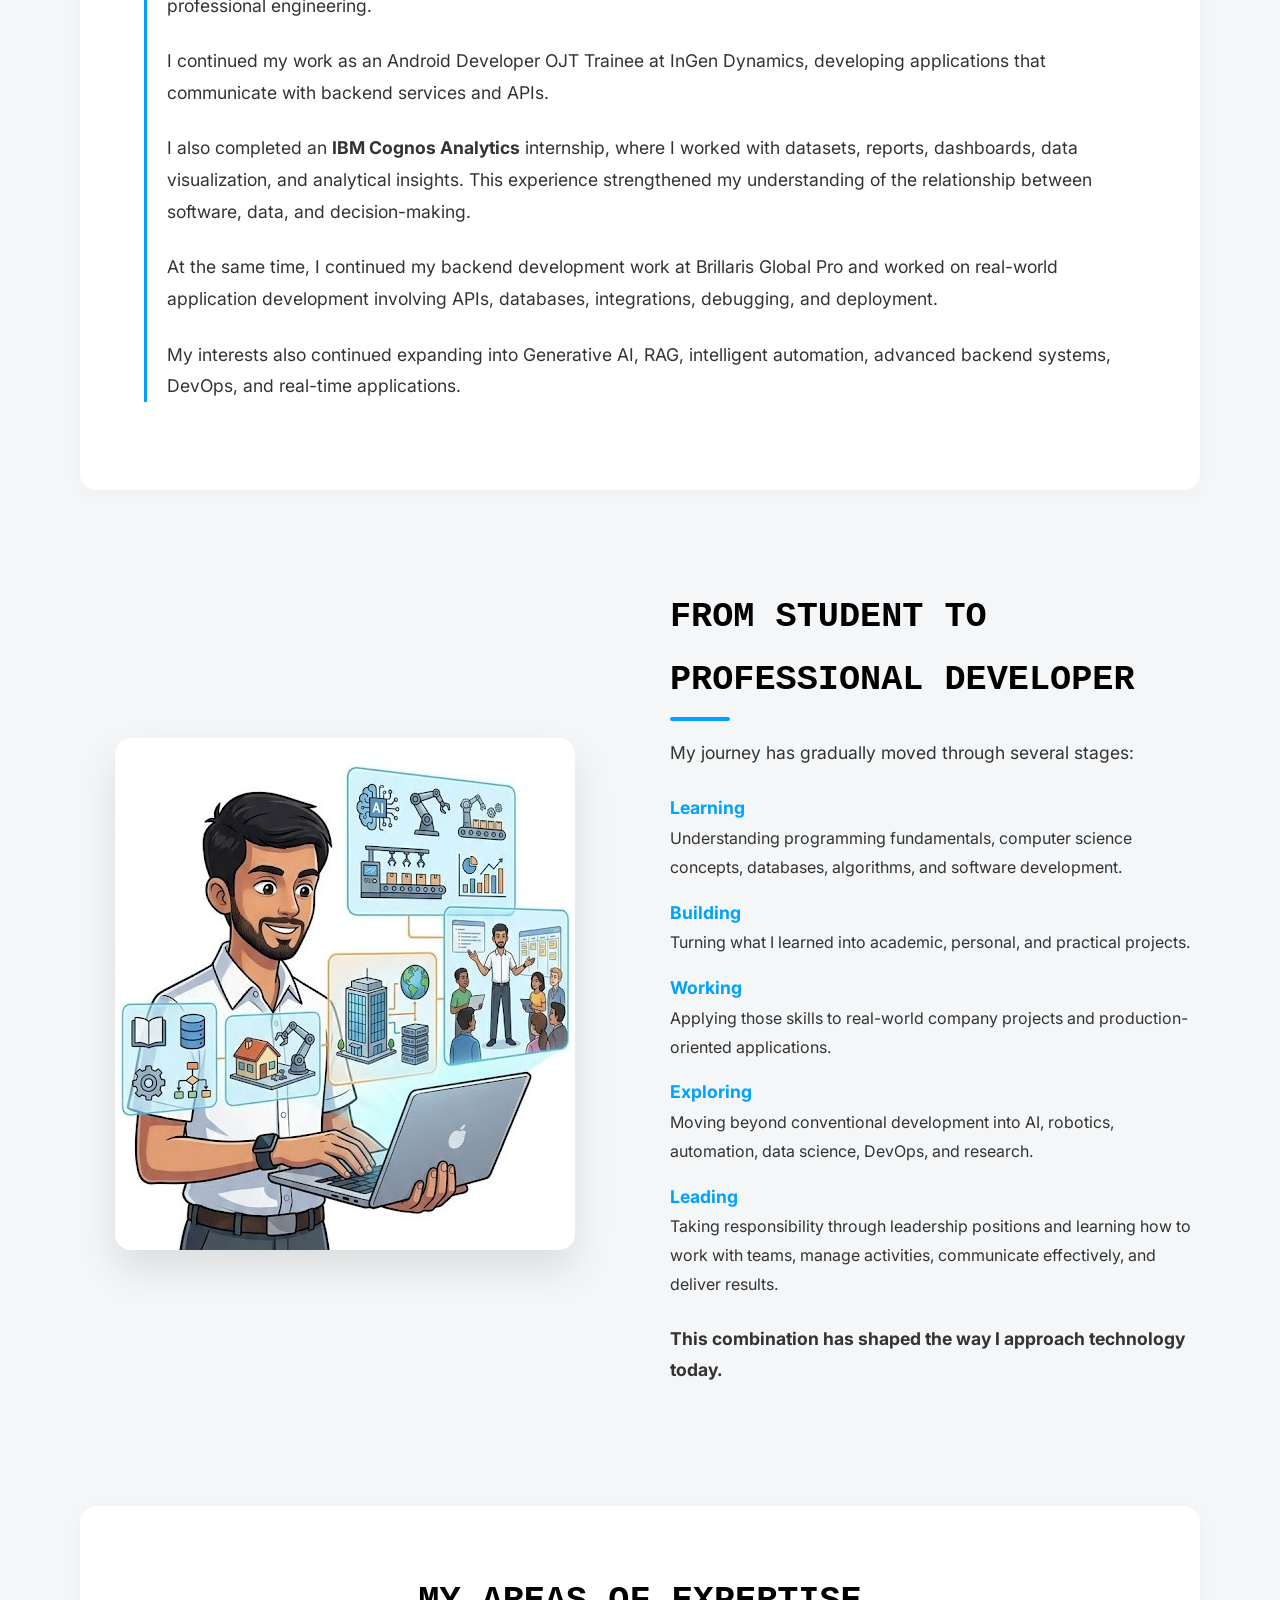
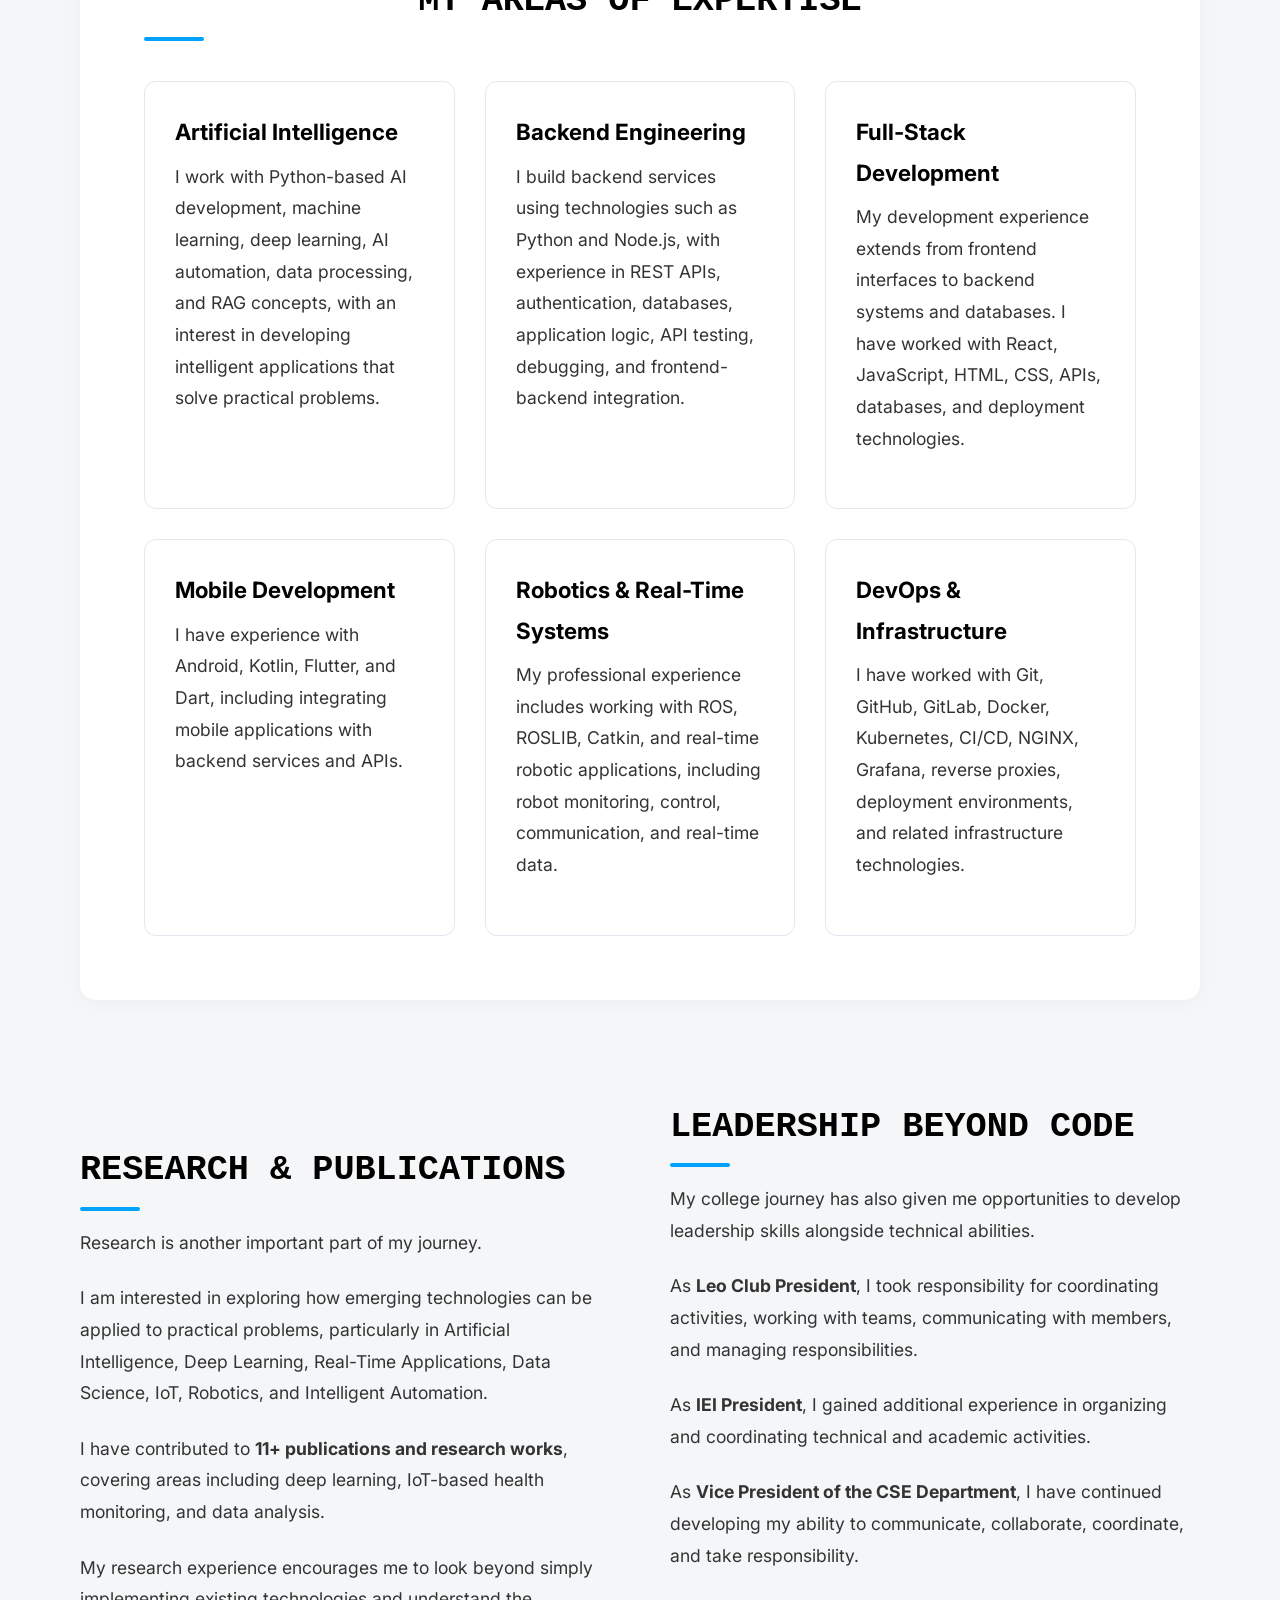
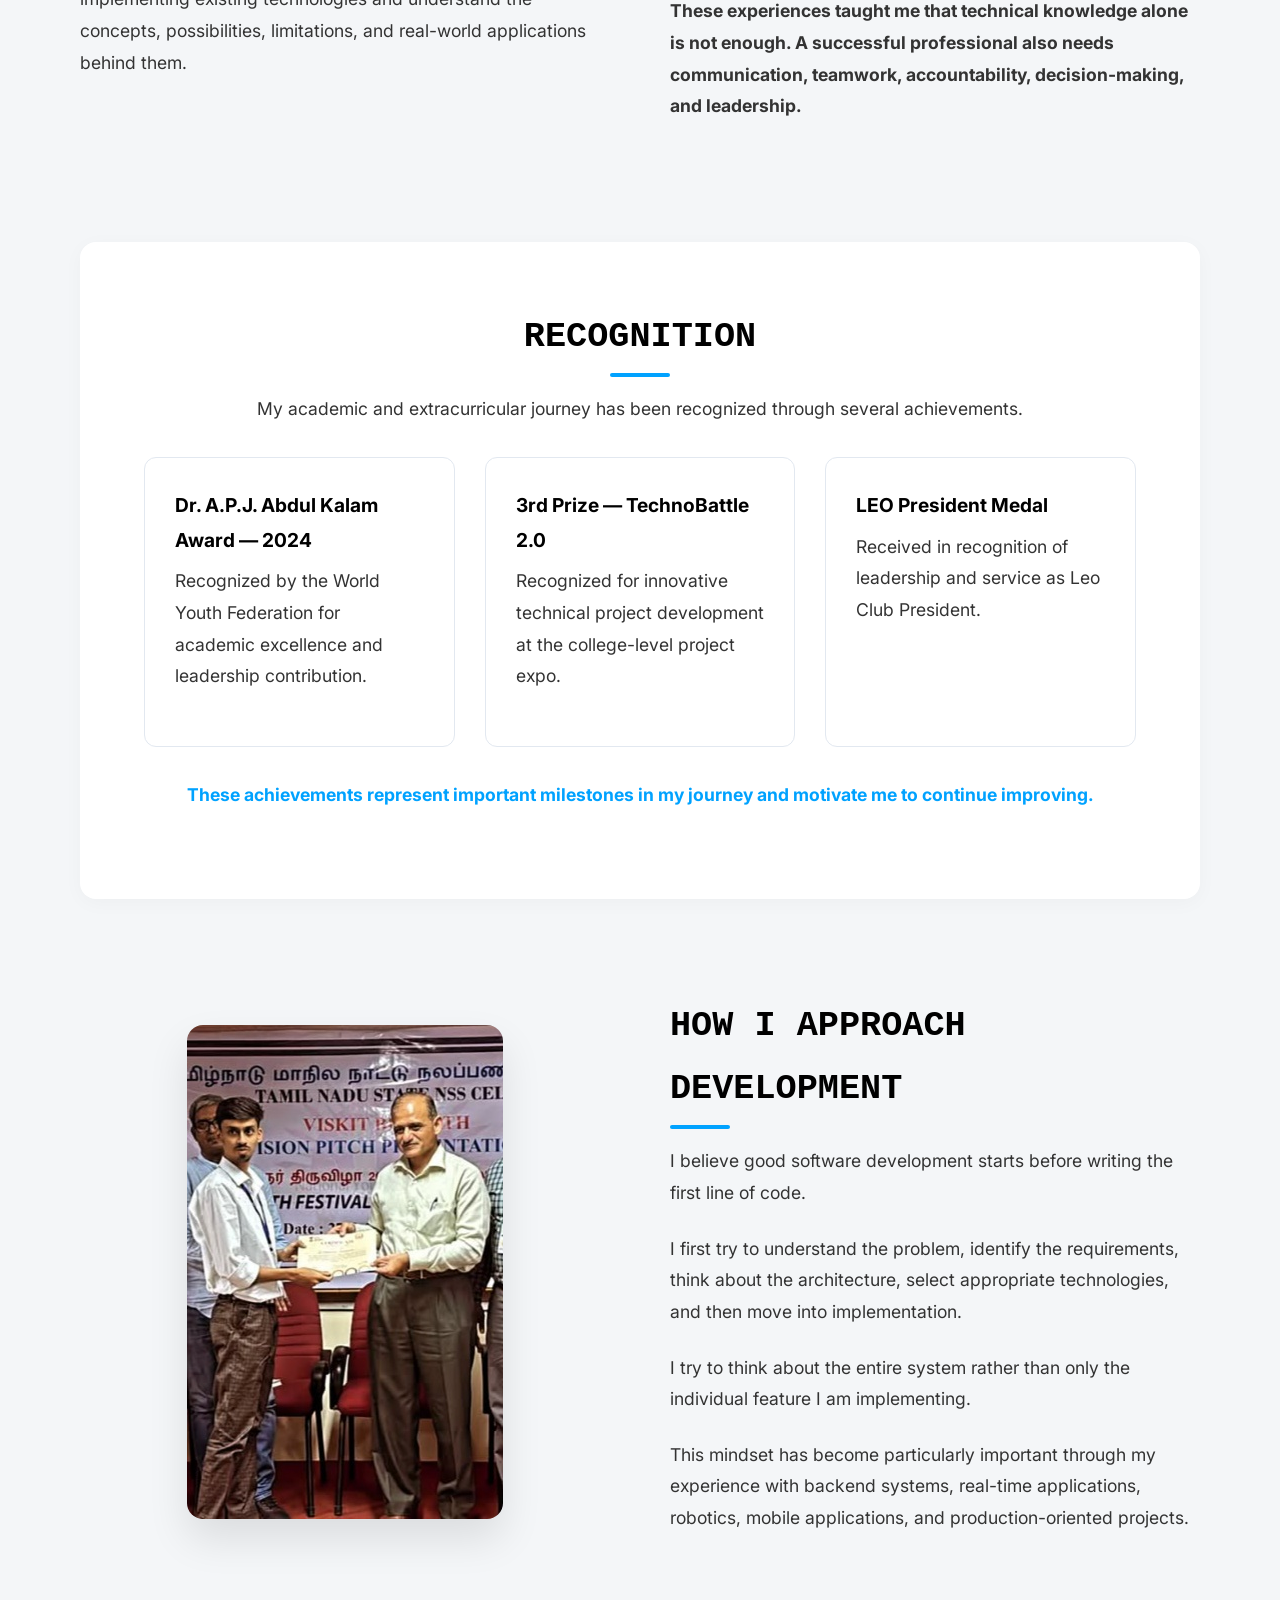
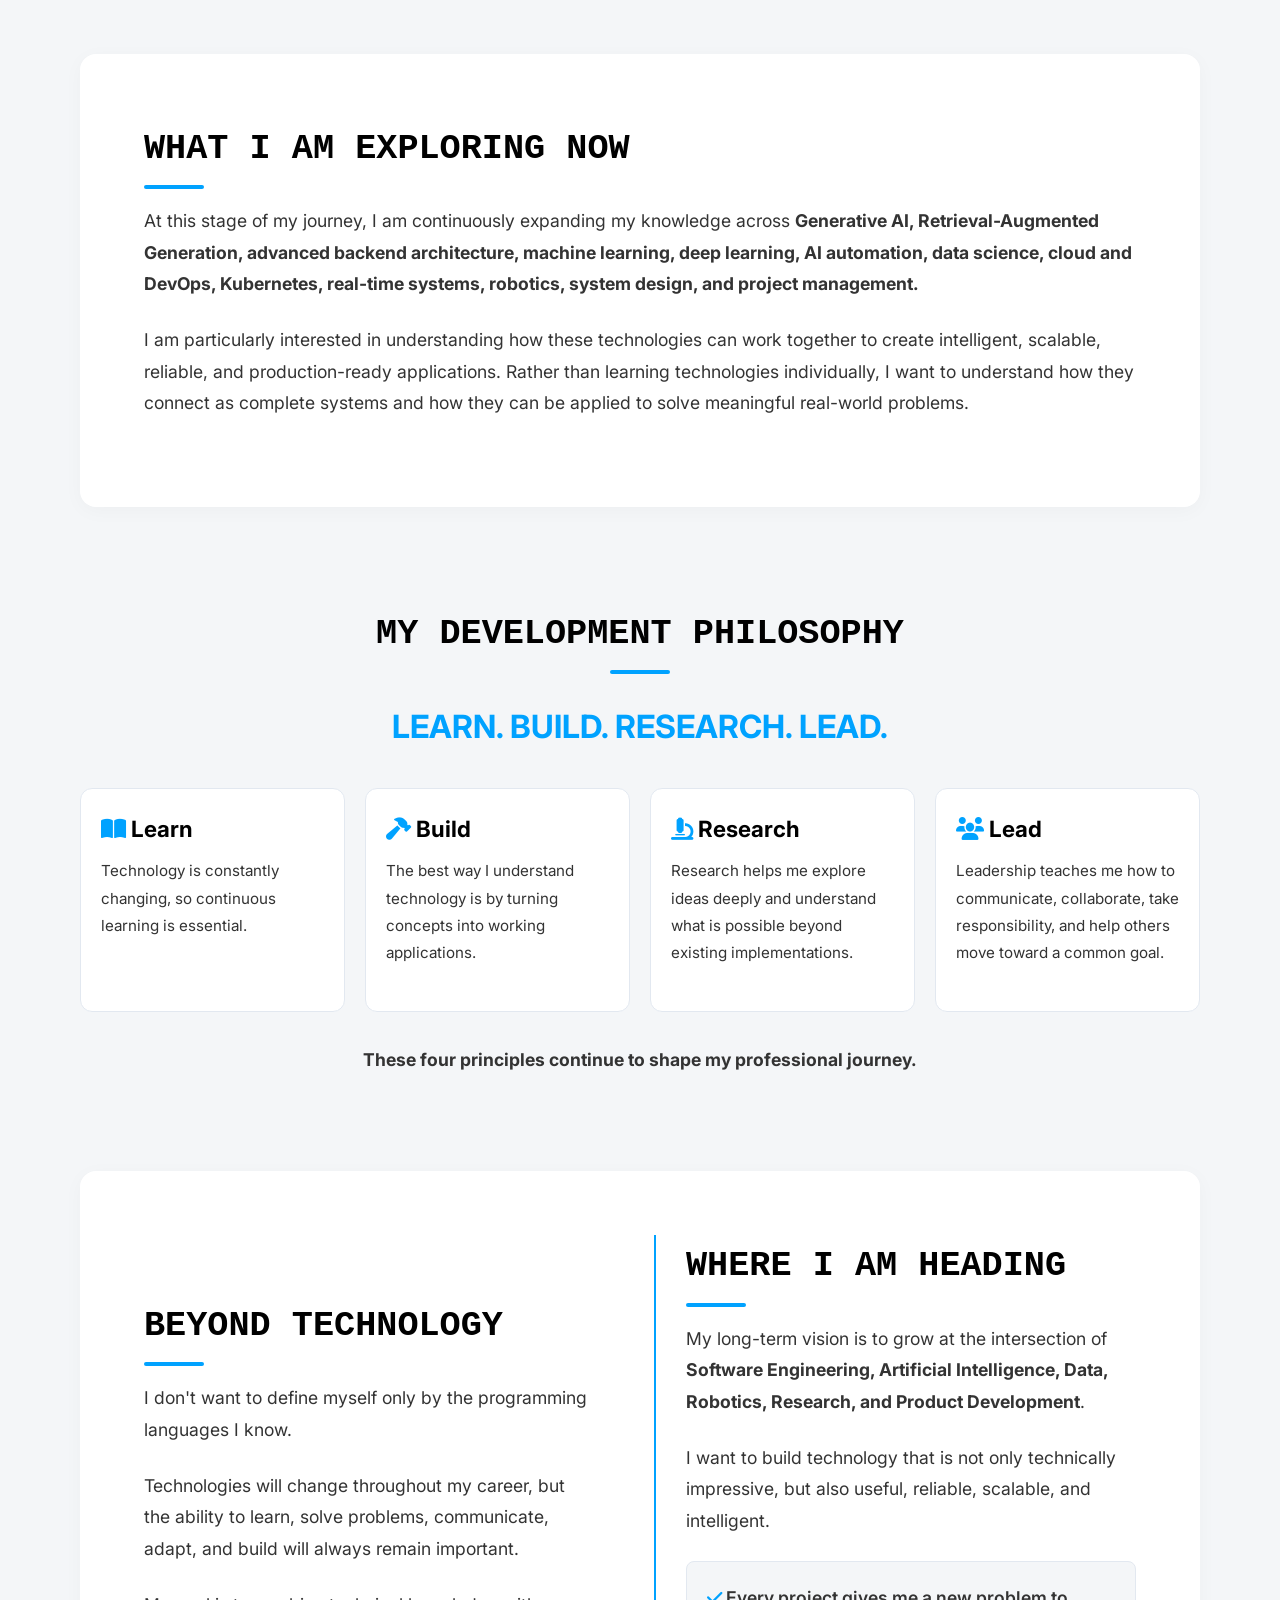
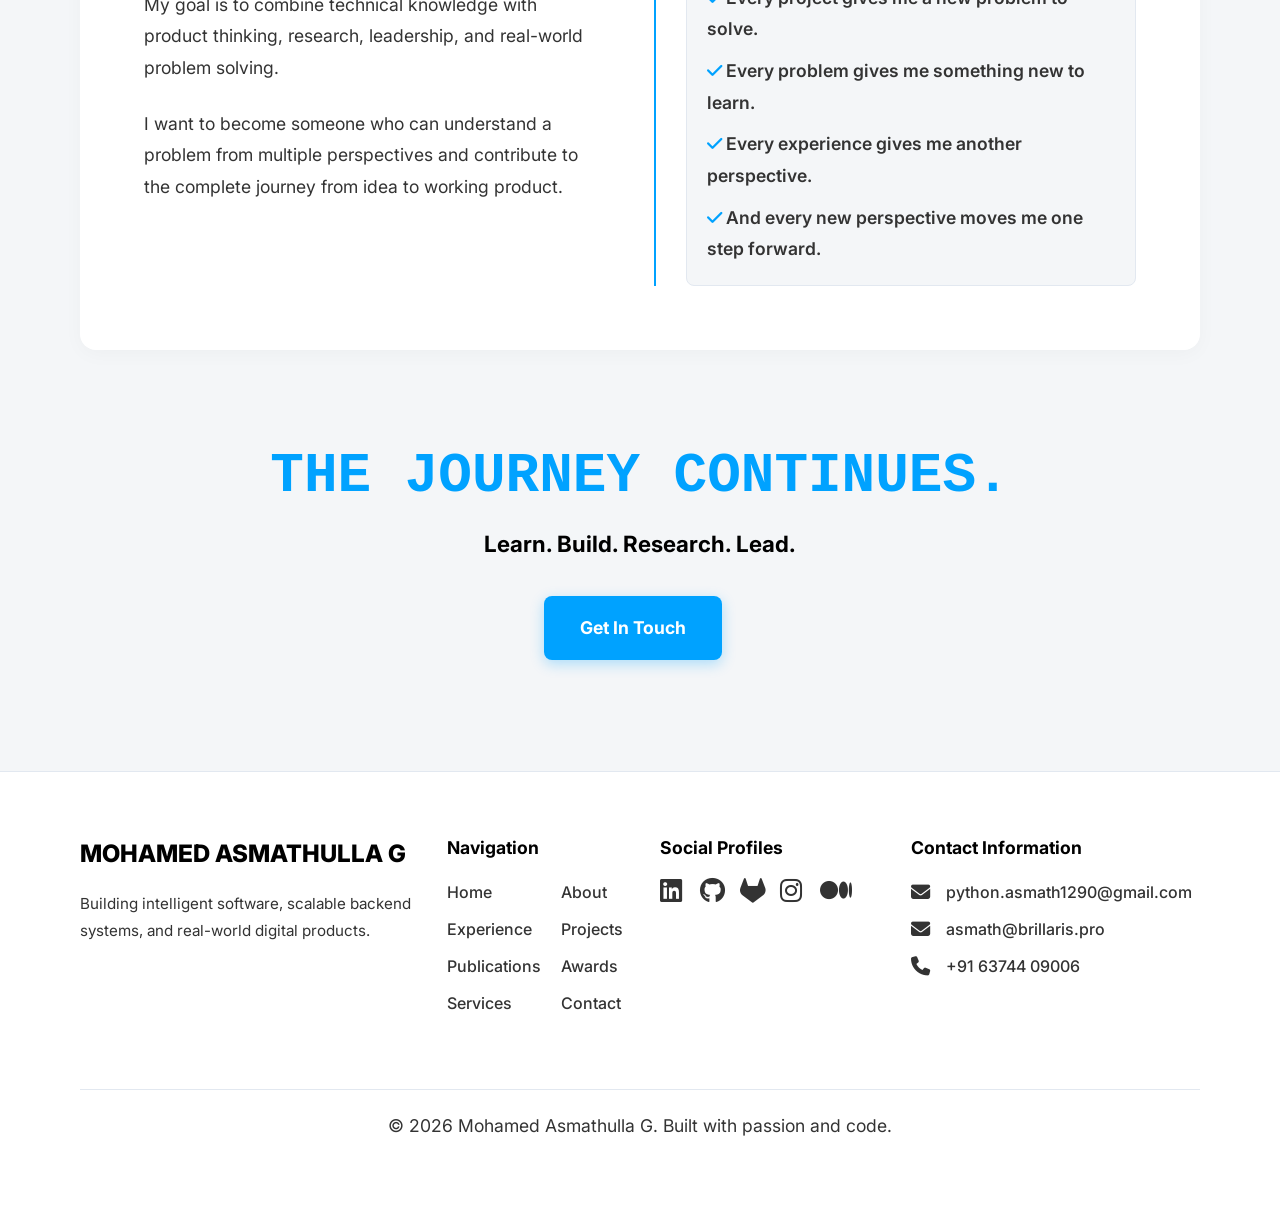
<file: about.html>
<!DOCTYPE html>
<html lang="en">
<head>
  <!-- Google Tag Manager -->
  <script>(function(w,d,s,l,i){w[l]=w[l]||[];w[l].push({'gtm.start':
  new Date().getTime(),event:'gtm.js'});var f=d.getElementsByTagName(s)[0],
  j=d.createElement(s),dl=l!='dataLayer'?'&l='+l:'';j.async=true;j.src=
  'https://www.googletagmanager.com/gtm.js?id='+i+dl;f.parentNode.insertBefore(j,f);
  })(window,document,'script','dataLayer','GTM-K3PVVH7V');</script>
  <!-- End Google Tag Manager -->
  <link rel="icon" type="image/webp" href="images/logo.webp">
  <meta charset="utf-8" />
  <meta name="viewport" content="width=device-width, initial-scale=1" />
  <title>About | Mohamed Asmathulla G</title>
  <meta name="description" content="Portfolio of Mohamed Asmathulla G, a skilled AI Developer, Backend Engineer, and Full-Stack Developer specializing in Python, Machine Learning, and scalable web architectures.">
  <meta name="keywords" content="Mohamed Asmathulla, Mohamed Asmathulla G, Asmathulla, Asmath, Asmathull, Mohamed Asmath, Python AI Developer, Backend Engineer, Full-Stack Developer, Data Analyst, Software Engineer, InGen Dynamics, Brillaris Global">
  <meta name="author" content="Mohamed Asmathulla G">
  <meta property="og:title" content="Mohamed Asmathulla G | AI & Backend Developer">
  <meta property="og:description" content="Portfolio of Mohamed Asmathulla G, an AI Developer, Backend Engineer, and Full-Stack Developer. Explore my projects, research, and work experience.">
  <meta property="og:type" content="website">
  <meta name="robots" content="index, follow">
  <meta name="googlebot" content="index, follow">
  <link href="https://fonts.googleapis.com/css2?family=Inter:wght@400;500;600;700;800&family=JetBrains+Mono:wght@400;700;800&display=swap" rel="stylesheet">
  <link rel="stylesheet" href="https://cdnjs.cloudflare.com/ajax/libs/font-awesome/6.4.0/css/all.min.css">
  <link rel="stylesheet" href="style.css">
  <style>
    /* Mobile View Adjustments for About Page Only */
    @media (max-width: 768px) {
      /* Reduce Fonts (excluding h1) */
      h2 { font-size: 1.5rem !important; line-height: 1.3 !important; }
      h3 { font-size: 1.1rem !important; line-height: 1.4 !important; }
      p { font-size: 0.95rem !important; line-height: 1.5 !important; }
      .btn { font-size: 0.9rem !important; padding: 10px 20px !important; }
      
      /* Reduce Containers & Spacing */
      .section-block { margin-top: 2rem !important; margin-bottom: 2rem !important; padding: 2rem 20px !important; }
      .container { padding: 0 15px !important; }
      .grid { gap: 1rem !important; }
      .card { padding: 15px !important; }
      
      /* Reduce Images */
      .flex-img { margin-top: 1rem !important; }
      .flex-img img { max-width: 70% !important; margin: 0 auto !important; display: block !important; border-radius: 12px !important; }
    }
    @media (max-width: 480px) {
      .flex-img img { max-width: 90% !important; }
    }
  </style>
<!-- Google tag (gtag.js) -->
<script async src="https://www.googletagmanager.com/gtag/js?id=G-6EF3W05Q1P"></script>
<script>
  window.dataLayer = window.dataLayer || [];
  function gtag(){dataLayer.push(arguments);}
  gtag('js', new Date());

  gtag('config', 'G-6EF3W05Q1P');
</script>
</head>
<body>
  <!-- Google Tag Manager (noscript) -->
  <noscript><iframe src="https://www.googletagmanager.com/ns.html?id=GTM-K3PVVH7V"
  height="0" width="0" style="display:none;visibility:hidden"></iframe></noscript>
  <!-- End Google Tag Manager (noscript) -->
  <header>
    <div class="container nav-container">
      <div class="logo"><a href="index.html">MOHAMED ASMATHULLA G</a></div>
      <div style="display:flex; align-items:center;">
        <nav class="nav-links">
          <a href="index.html">Home</a>
          <a href="about.html" class="active">About</a>
          <a href="experience.html">Experience</a>
          <a href="projects.html">Projects</a>
          <a href="publications.html">Publications</a>
          <a href="awards.html">Awards</a>
          <a href="services.html">Services</a>
          <a href="contact.html">Contact</a>
        </nav>
        <button class="mobile-menu-btn" id="mobile-menu-btn"><i class="fa-solid fa-bars"></i></button>
        <button class="theme-toggle" id="theme-toggle"><i class="fa-solid fa-moon"></i></button>
      </div>
    </div>
  </header>

  <main class="container">
    
    <!-- Hero Section -->
    <section class="section-block animate-up" style="margin-top: 4rem;">
      <div class="flex-split">
        <div class="flex-content">
          <h2 style="color:var(--accent); font-size:1.2rem; border:none; margin-bottom:0.5rem; font-family:'Inter', sans-serif; letter-spacing:0.1em;">ABOUT ME</h2>
          <h1 style="text-transform: uppercase;">Mohamed Asmathulla G</h1>
          <h3 style="color: var(--accent); margin-bottom: 2rem;">
            Developer &middot; AI Enthusiast &middot; Backend Engineer &middot; Researcher &middot; Builder
          </h3>
          <p style="font-weight: 700; font-size: 1.3rem; color: var(--text-main);">
            I am Mohamed Asmathulla G, a Computer Science and Engineering developer from Karur, India, passionate about building practical software solutions and exploring emerging technologies.
          </p>
          <p>
            My journey has grown from learning programming and developing academic projects into working with Artificial Intelligence, backend engineering, full-stack development, Android applications, data analytics, robotics, automation, DevOps, and technical research.
          </p>
          <p>
            I enjoy understanding technology from an end-to-end perspective — from identifying a problem and designing a solution to writing code, integrating APIs and databases, testing applications, deploying systems, and continuously improving them.
          </p>
        </div>
        <div class="flex-img">
          <!-- You can change this image easily -->
          <img src="images/profile2.jpg" alt="Mohamed Asmathulla G" onerror="this.src='https://placehold.co/600x600?text=Your+Photo'">
        </div>
      </div>
    </section>

    <!-- My Journey Timeline -->
    <section class="section-block bg-light animate-up delay-1">
      <h2 style="text-transform:uppercase; text-align:center; display:block;">My Journey</h2>
      
      <div style="margin-top: 3rem;">
        <div style="margin-bottom: 3rem; border-left: 3px solid var(--accent); padding-left: 20px;">
          <h3 style="color: var(--text-main);">2022 — WHERE IT STARTED</h3>
          <p>My interest in technology began during my school years, when I started becoming curious about computers, programming, and problem solving.</p>
          <p>I completed my Secondary School Certificate (SSLC) at Sacred Heart Higher Secondary School in 2022.</p>
          <p>Although I was still at the beginning of my technical journey, this period helped build the curiosity that eventually led me toward Computer Science and software development.</p>
        </div>

        <div style="margin-bottom: 3rem; border-left: 3px solid var(--accent); padding-left: 20px;">
          <h3 style="color: var(--text-main);">2023 — ENTERING COMPUTER SCIENCE</h3>
          <p>I completed my Higher Secondary Certificate (HSC) at Sacred Heart Higher Secondary School in 2023 and began my undergraduate journey in Computer Science and Engineering at Chettinad College of Engineering and Technology, Karur.</p>
          <p>College became the stage where my interest in technology moved from curiosity into practical development.</p>
          <p>I started exploring programming languages, databases, web technologies, algorithms, and software development concepts. Instead of focusing on only one technology, I wanted to understand how different technologies could be combined to create useful applications.</p>
        </div>

        <div style="margin-bottom: 3rem; border-left: 3px solid var(--accent); padding-left: 20px;">
          <h3 style="color: var(--text-main);">2024 — BUILDING &amp; EXPERIMENTING</h3>
          <p>During this stage of my engineering journey, I started building more practical projects and experimenting with different areas of development.</p>
          <p>I worked with technologies such as Python, C, C++, Java, HTML, CSS, JavaScript, SQL, PHP, R, and MongoDB, while developing applications involving web development, databases, automation, data processing, and software engineering.</p>
          <p>One of my notable projects was <strong>CustomShop Bill Master</strong>, a web-based billing system designed for retail businesses with product management and invoice generation. The project received the <strong>Dr. A.P.J. Abdul Kalam Award 2024</strong> and secured <strong>3rd Prize at TechnoBattle 2.0</strong>.</p>
          <p>This period changed the way I looked at development. I began understanding that programming is not simply about writing code — it is about using technology to solve real problems.</p>
        </div>

        <div style="margin-bottom: 3rem; border-left: 3px solid var(--accent); padding-left: 20px;">
          <h3 style="color: var(--text-main);">2025 — ENTERING PROFESSIONAL DEVELOPMENT</h3>
          <p>2025 became an important turning point in my career as I moved deeper into professional software development.</p>
          <p>I started working with <strong>InGen Dynamics</strong> as a Python AI &amp; Automation Developer OJT Trainee, where I worked on Python applications, AI-based automation, machine learning, deep learning, and real-time application development.</p>
          <p>At the same time, I joined <strong>Brillaris Global Pro</strong> as a Backend Developer, gaining practical experience in backend services, REST APIs, authentication, database integration, API testing, debugging, frontend-backend communication, and application deployment.</p>
          <p>My professional work also introduced me to robotics and real-time systems. I worked with technologies such as ROS, ROSLIB, Catkin, React, Redux, Axios, and MUI, contributing to projects involving robot monitoring, control, communication, and real-time ROS data.</p>
          <p>I also expanded my development experience into mobile applications and began working toward Android development, giving me exposure to another layer of the software ecosystem.</p>
          <p>During this period, I worked on real-world projects such as Control Centre, Companion App, Catkins, SmartSportz, and Liyans Vastra, each giving me experience with different aspects of software engineering.</p>
          <p>Beyond technical work, I also took on leadership responsibilities as Leo Club President, IEI President, and CSE Department Vice President, strengthening my communication, teamwork, coordination, and leadership abilities.</p>
        </div>

        <div style="margin-bottom: 1rem; border-left: 3px solid var(--accent); padding-left: 20px;">
          <h3 style="color: var(--text-main);">2026 — EXPANDING ACROSS TECHNOLOGY</h3>
          <p>In 2026, my focus expanded further across software development, data analytics, mobile applications, research, and professional engineering.</p>
          <p>I continued my work as an Android Developer OJT Trainee at InGen Dynamics, developing applications that communicate with backend services and APIs.</p>
          <p>I also completed an <strong>IBM Cognos Analytics</strong> internship, where I worked with datasets, reports, dashboards, data visualization, and analytical insights. This experience strengthened my understanding of the relationship between software, data, and decision-making.</p>
          <p>At the same time, I continued my backend development work at Brillaris Global Pro and worked on real-world application development involving APIs, databases, integrations, debugging, and deployment.</p>
          <p>My interests also continued expanding into Generative AI, RAG, intelligent automation, advanced backend systems, DevOps, and real-time applications.</p>
        </div>
      </div>
    </section>

    <!-- From Student to Professional Developer -->
    <section class="section-block animate-up">
      <div class="flex-split reverse">
        <div class="flex-content">
          <h2 style="text-transform:uppercase;">From Student to Professional Developer</h2>
          <p>My journey has gradually moved through several stages:</p>
          <ul style="list-style:none; padding:0; margin-top:20px;">
            <li style="margin-bottom:15px;"><strong style="color:var(--accent); display:block; font-size:1.1rem;">Learning</strong> Understanding programming fundamentals, computer science concepts, databases, algorithms, and software development.</li>
            <li style="margin-bottom:15px;"><strong style="color:var(--accent); display:block; font-size:1.1rem;">Building</strong> Turning what I learned into academic, personal, and practical projects.</li>
            <li style="margin-bottom:15px;"><strong style="color:var(--accent); display:block; font-size:1.1rem;">Working</strong> Applying those skills to real-world company projects and production-oriented applications.</li>
            <li style="margin-bottom:15px;"><strong style="color:var(--accent); display:block; font-size:1.1rem;">Exploring</strong> Moving beyond conventional development into AI, robotics, automation, data science, DevOps, and research.</li>
            <li style="margin-bottom:15px;"><strong style="color:var(--accent); display:block; font-size:1.1rem;">Leading</strong> Taking responsibility through leadership positions and learning how to work with teams, manage activities, communicate effectively, and deliver results.</li>
          </ul>
          <p style="font-weight:700; margin-top:20px;">This combination has shaped the way I approach technology today.</p>
        </div>
        <div class="flex-img">
          <!-- Add your image here later -->
          <img src="images/sttopro.webp" alt="Student to Professional" onerror="this.src='https://placehold.co/600x600?text=Evolution'">
        </div>
      </div>
    </section>

    <!-- Areas of Expertise -->
    <section class="section-block bg-light animate-up">
      <h2 style="text-transform:uppercase; text-align:center; display:block;">My Areas of Expertise</h2>
      <div class="grid-3" style="margin-top: 3rem;">
        <div class="card">
          <h3 style="color:var(--text-main);">Artificial Intelligence</h3>
          <p>I work with Python-based AI development, machine learning, deep learning, AI automation, data processing, and RAG concepts, with an interest in developing intelligent applications that solve practical problems.</p>
        </div>
        <div class="card">
          <h3 style="color:var(--text-main);">Backend Engineering</h3>
          <p>I build backend services using technologies such as Python and Node.js, with experience in REST APIs, authentication, databases, application logic, API testing, debugging, and frontend-backend integration.</p>
        </div>
        <div class="card">
          <h3 style="color:var(--text-main);">Full-Stack Development</h3>
          <p>My development experience extends from frontend interfaces to backend systems and databases. I have worked with React, JavaScript, HTML, CSS, APIs, databases, and deployment technologies.</p>
        </div>
        <div class="card">
          <h3 style="color:var(--text-main);">Mobile Development</h3>
          <p>I have experience with Android, Kotlin, Flutter, and Dart, including integrating mobile applications with backend services and APIs.</p>
        </div>
        <div class="card">
          <h3 style="color:var(--text-main);">Robotics &amp; Real-Time Systems</h3>
          <p>My professional experience includes working with ROS, ROSLIB, Catkin, and real-time robotic applications, including robot monitoring, control, communication, and real-time data.</p>
        </div>
        <div class="card">
          <h3 style="color:var(--text-main);">DevOps &amp; Infrastructure</h3>
          <p>I have worked with Git, GitHub, GitLab, Docker, Kubernetes, CI/CD, NGINX, Grafana, reverse proxies, deployment environments, and related infrastructure technologies.</p>
        </div>
      </div>
    </section>

    <!-- Research, Leadership, Recognition -->
    <section class="section-block animate-up">
      <div class="flex-split">
        <div class="flex-content">
          <h2 style="text-transform:uppercase;">Research &amp; Publications</h2>
          <p>Research is another important part of my journey.</p>
          <p>I am interested in exploring how emerging technologies can be applied to practical problems, particularly in Artificial Intelligence, Deep Learning, Real-Time Applications, Data Science, IoT, Robotics, and Intelligent Automation.</p>
          <p>I have contributed to <strong>11+ publications and research works</strong>, covering areas including deep learning, IoT-based health monitoring, and data analysis.</p>
          <p>My research experience encourages me to look beyond simply implementing existing technologies and understand the concepts, possibilities, limitations, and real-world applications behind them.</p>
        </div>
        <div class="flex-content">
          <h2 style="text-transform:uppercase;">Leadership Beyond Code</h2>
          <p>My college journey has also given me opportunities to develop leadership skills alongside technical abilities.</p>
          <p>As <strong>Leo Club President</strong>, I took responsibility for coordinating activities, working with teams, communicating with members, and managing responsibilities.</p>
          <p>As <strong>IEI President</strong>, I gained additional experience in organizing and coordinating technical and academic activities.</p>
          <p>As <strong>Vice President of the CSE Department</strong>, I have continued developing my ability to communicate, collaborate, coordinate, and take responsibility.</p>
          <p style="font-weight:700;">These experiences taught me that technical knowledge alone is not enough. A successful professional also needs communication, teamwork, accountability, decision-making, and leadership.</p>
        </div>
      </div>
    </section>

    <!-- Recognition -->
    <section class="section-block bg-light text-center animate-up">
      <h2 style="text-transform:uppercase;">Recognition</h2>
      <p style="margin-bottom: 2rem;">My academic and extracurricular journey has been recognized through several achievements.</p>
      <div class="grid-3" style="text-align:left;">
        <div class="card">
          <h3 style="font-size:1.2rem; color:var(--text-main);">Dr. A.P.J. Abdul Kalam Award &mdash; 2024</h3>
          <p>Recognized by the World Youth Federation for academic excellence and leadership contribution.</p>
        </div>
        <div class="card">
          <h3 style="font-size:1.2rem; color:var(--text-main);">3rd Prize &mdash; TechnoBattle 2.0</h3>
          <p>Recognized for innovative technical project development at the college-level project expo.</p>
        </div>
        <div class="card">
          <h3 style="font-size:1.2rem; color:var(--text-main);">LEO President Medal</h3>
          <p>Received in recognition of leadership and service as Leo Club President.</p>
        </div>
      </div>
      <p style="margin-top: 2rem; font-weight: 700; color: var(--accent);">These achievements represent important milestones in my journey and motivate me to continue improving.</p>
    </section>

    <!-- How I Approach Development -->
    <section class="section-block animate-up">
      <div class="flex-split reverse">
        <div class="flex-content">
          <h2 style="text-transform:uppercase;">How I Approach Development</h2>
          <p>I believe good software development starts before writing the first line of code.</p>
          <p>I first try to understand the problem, identify the requirements, think about the architecture, select appropriate technologies, and then move into implementation.</p>
          
          

          <p>I try to think about the entire system rather than only the individual feature I am implementing.</p>
          <p>This mindset has become particularly important through my experience with backend systems, real-time applications, robotics, mobile applications, and production-oriented projects.</p>
        </div>
        <div class="flex-img">
          <!-- Add your image here later -->
          <img src="images/about1.webp" alt="Development Approach" onerror="this.src='https://placehold.co/600x600?text=Development'">
        </div>
      </div>
    </section>

    <!-- What I Am Exploring Now -->
    <section class="section-block bg-light animate-up">
      <h2 style="text-transform:uppercase;">What I Am Exploring Now</h2>
      <p>At this stage of my journey, I am continuously expanding my knowledge across <strong>Generative AI, Retrieval-Augmented Generation, advanced backend architecture, machine learning, deep learning, AI automation, data science, cloud and DevOps, Kubernetes, real-time systems, robotics, system design, and project management.</strong></p>
      <p>I am particularly interested in understanding how these technologies can work together to create intelligent, scalable, reliable, and production-ready applications. Rather than learning technologies individually, I want to understand how they connect as complete systems and how they can be applied to solve meaningful real-world problems.</p>
    </section>

    <!-- Development Philosophy -->
    <section class="section-block animate-up text-center">
      <h2 style="text-transform:uppercase; display:block;">My Development Philosophy</h2>
      <h3 style="font-size:2rem; color:var(--accent); margin: 2rem 0;">LEARN. BUILD. RESEARCH. LEAD.</h3>
      
      <div class="grid-4" style="text-align:left; margin-top:2rem;">
        <div class="card" style="padding:20px;">
          <h3 style="color:var(--text-main);"><i class="fa-solid fa-book-open" style="color:var(--accent);"></i> Learn</h3>
          <p style="font-size:0.95rem;">Technology is constantly changing, so continuous learning is essential.</p>
        </div>
        <div class="card" style="padding:20px;">
          <h3 style="color:var(--text-main);"><i class="fa-solid fa-hammer" style="color:var(--accent);"></i> Build</h3>
          <p style="font-size:0.95rem;">The best way I understand technology is by turning concepts into working applications.</p>
        </div>
        <div class="card" style="padding:20px;">
          <h3 style="color:var(--text-main);"><i class="fa-solid fa-microscope" style="color:var(--accent);"></i> Research</h3>
          <p style="font-size:0.95rem;">Research helps me explore ideas deeply and understand what is possible beyond existing implementations.</p>
        </div>
        <div class="card" style="padding:20px;">
          <h3 style="color:var(--text-main);"><i class="fa-solid fa-users" style="color:var(--accent);"></i> Lead</h3>
          <p style="font-size:0.95rem;">Leadership teaches me how to communicate, collaborate, take responsibility, and help others move toward a common goal.</p>
        </div>
      </div>
      <p style="margin-top:2rem; font-weight:700;">These four principles continue to shape my professional journey.</p>
    </section>

    <!-- Beyond Technology / Where I am heading -->
    <section class="section-block bg-light animate-up">
      <div class="flex-split">
        <div class="flex-content">
          <h2 style="text-transform:uppercase;">Beyond Technology</h2>
          <p>I don't want to define myself only by the programming languages I know.</p>
          <p>Technologies will change throughout my career, but the ability to learn, solve problems, communicate, adapt, and build will always remain important.</p>
          <p>My goal is to combine technical knowledge with product thinking, research, leadership, and real-world problem solving.</p>
          <p>I want to become someone who can understand a problem from multiple perspectives and contribute to the complete journey from idea to working product.</p>
        </div>
        <div class="flex-content" style="border-left: 2px solid var(--accent); padding-left: 30px;">
          <h2 style="text-transform:uppercase;">Where I Am Heading</h2>
          <p>My long-term vision is to grow at the intersection of <strong>Software Engineering, Artificial Intelligence, Data, Robotics, Research, and Product Development</strong>.</p>
          <p>I want to build technology that is not only technically impressive, but also useful, reliable, scalable, and intelligent.</p>
          
          <div style="background:var(--bg); padding:20px; border-radius:8px; margin-top:20px; border:1px solid var(--border);">
            <p style="margin-bottom:10px; font-weight:600;"><i class="fa-solid fa-check" style="color:var(--accent);"></i> Every project gives me a new problem to solve.</p>
            <p style="margin-bottom:10px; font-weight:600;"><i class="fa-solid fa-check" style="color:var(--accent);"></i> Every problem gives me something new to learn.</p>
            <p style="margin-bottom:10px; font-weight:600;"><i class="fa-solid fa-check" style="color:var(--accent);"></i> Every experience gives me another perspective.</p>
            <p style="margin-bottom:0; font-weight:600;"><i class="fa-solid fa-check" style="color:var(--accent);"></i> And every new perspective moves me one step forward.</p>
          </div>
        </div>
      </div>
    </section>

    <!-- Footer CTA -->
    <section class="section-block text-center animate-up">
      <h1 style="text-transform:uppercase; font-size:3.5rem; color:var(--accent);">THE JOURNEY CONTINUES.</h1>
      <h3 style="margin-bottom: 2rem;">Learn. Build. Research. Lead.</h3>
      <a href="mailto:python.asmath1290@gmail.com" class="btn" style="padding: 16px 36px; font-size: 1.1rem;">Get In Touch</a>
    </section>

  </main>

    <footer>
    <div class="container">
      <div class="footer-content">
        <div>
          <div class="footer-logo">MOHAMED ASMATHULLA G</div>
          <p style="max-width: 400px; font-size: 0.95rem;">Building intelligent software, scalable backend systems, and real-world digital products.</p>
        </div>
        
        <div class="footer-links">
          <h4>Navigation</h4>
          <ul style="list-style:none; padding:0; display:grid; grid-template-columns: 1fr 1fr; column-gap: 20px;">
            <li style="margin-bottom:8px;"><a href="index.html" style="color:var(--text-muted);">Home</a></li>
            <li style="margin-bottom:8px;"><a href="about.html" style="color:var(--text-muted);">About</a></li>
            <li style="margin-bottom:8px;"><a href="experience.html" style="color:var(--text-muted);">Experience</a></li>
            <li style="margin-bottom:8px;"><a href="projects.html" style="color:var(--text-muted);">Projects</a></li>
            <li style="margin-bottom:8px;"><a href="publications.html" style="color:var(--text-muted);">Publications</a></li>
            <li style="margin-bottom:8px;"><a href="awards.html" style="color:var(--text-muted);">Awards</a></li>
            <li style="margin-bottom:8px;"><a href="services.html" style="color:var(--text-muted);">Services</a></li>
            <li style="margin-bottom:8px;"><a href="contact.html" style="color:var(--text-muted);">Contact</a></li>
          </ul>
        </div>

        <div class="footer-links">
          <h4>Social Profiles</h4>
          <ul style="display: flex; gap: 20px; list-style:none; padding:0;">
            <li><a href="https://www.linkedin.com/in/mohamed-asmathulla-g-2024a8287/" target="_blank" title="LinkedIn"><i class="fa-brands fa-linkedin" style="font-size: 1.6rem;"></i></a></li>
            <li><a href="https://github.com/Mr-asmath/" target="_blank" title="GitHub"><i class="fa-brands fa-github" style="font-size: 1.6rem;"></i></a></li>
            <li><a href="http://gitlab.com/Asmath2005/" target="_blank" title="GitLab"><i class="fa-brands fa-gitlab" style="font-size: 1.6rem;"></i></a></li>
            <li><a href="https://www.instagram.com/programming_tamizhan" target="_blank" title="Instagram"><i class="fa-brands fa-instagram" style="font-size: 1.6rem;"></i></a></li>
            <li><a href="https://medium.com/@python.asmath1290" target="_blank" title="Medium"><i class="fa-brands fa-medium" style="font-size: 1.6rem;"></i></a></li>
          </ul>
        </div>
        
        <div class="footer-links">
          <h4>Contact Information</h4>
          <ul style="list-style:none; padding:0;">
            <li style="margin-bottom:8px;"><a href="mailto:python.asmath1290@gmail.com"><i class="fa-solid fa-envelope" style="margin-right:5px;"></i> python.asmath1290@gmail.com</a></li>
            <li style="margin-bottom:8px;"><a href="mailto:asmath@brillaris.pro"><i class="fa-solid fa-envelope" style="margin-right:5px;"></i> asmath@brillaris.pro</a></li>
            <li style="margin-bottom:8px;"><a href="tel:+916374409006"><i class="fa-solid fa-phone" style="margin-right:5px;"></i> +91 63744 09006</a></li>
          </ul>
        </div>
      </div>
      <div class="footer-bottom" style="text-align:center; padding-top:20px; border-top:1px solid var(--border); color:var(--text-muted); font-size:0.9rem;">
        <p>&copy; 2026 Mohamed Asmathulla G. Built with passion and code.</p>
      </div>
    </div>
  </footer>

  
  <button id="scrollToTop" class="scroll-to-top" title="Go to top"><i class="fa-solid fa-arrow-up"></i></button>
    <!-- AI Chat Widget -->
  <div class="ai-chat-widget">
    <button id="ai-chat-toggle" class="ai-chat-toggle">
      <i class="fa-solid fa-robot"></i>
    </button>
    <div id="ai-chat-window" class="ai-chat-window">
      <div class="ai-chat-header">
        <h4 style="margin:0; font-size:1rem; color:var(--text-main);"><i class="fa-solid fa-robot" style="color:var(--accent); margin-right:8px;"></i> AI Assistant</h4>
        <button id="ai-chat-close" style="background:none; border:none; color:var(--text-muted); cursor:pointer;"><i class="fa-solid fa-xmark"></i></button>
      </div>
      <div id="ai-chat-messages" class="ai-chat-messages">
        <div class="ai-message bot">Hi there! I'm an AI assistant trained on Mohamed Asmathulla's portfolio. Ask me anything about his experience, projects, or skills!</div>
      </div>
      <div class="ai-chat-input-area">
        <input type="text" id="ai-chat-input" placeholder="Type a message..." autocomplete="off">
        <button id="ai-chat-send"><i class="fa-solid fa-paper-plane"></i></button>
      </div>
    </div>
  </div>
  <script src="main.js"></script>
</body>
</html>
</file>
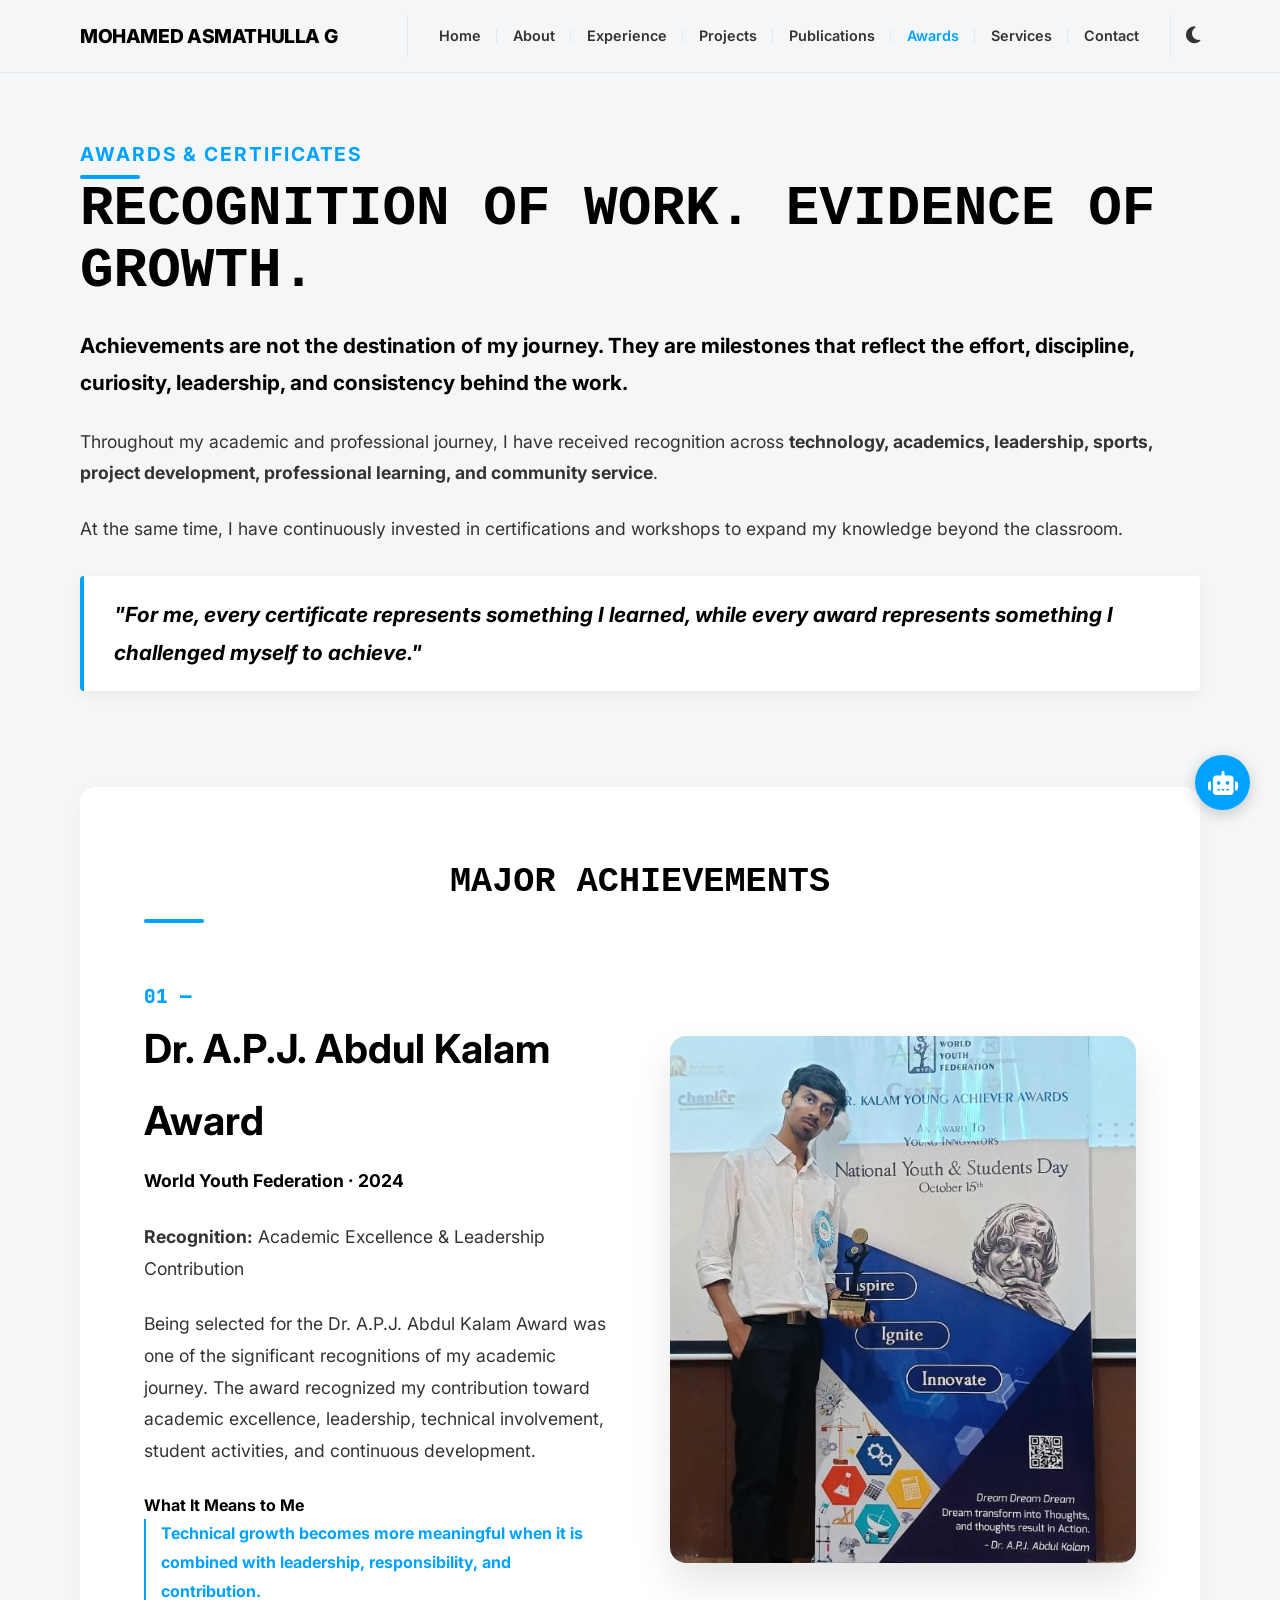
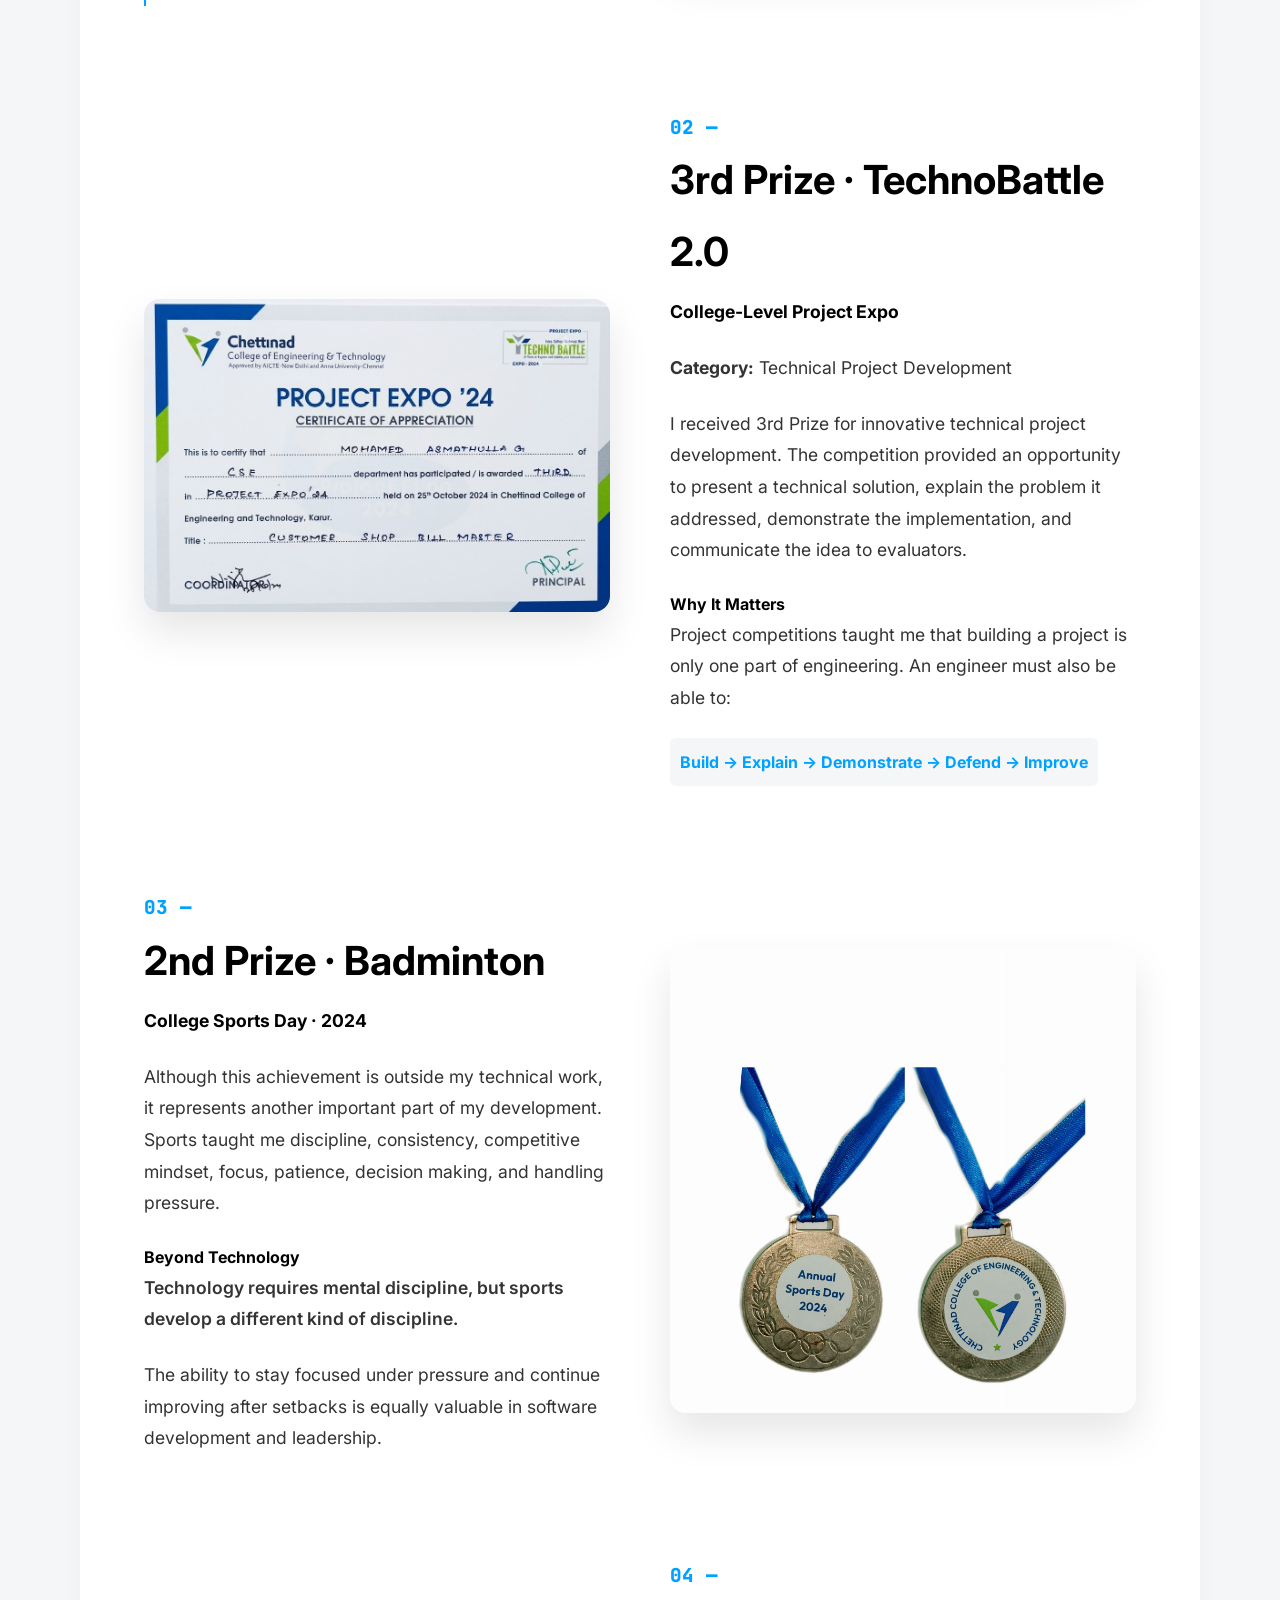
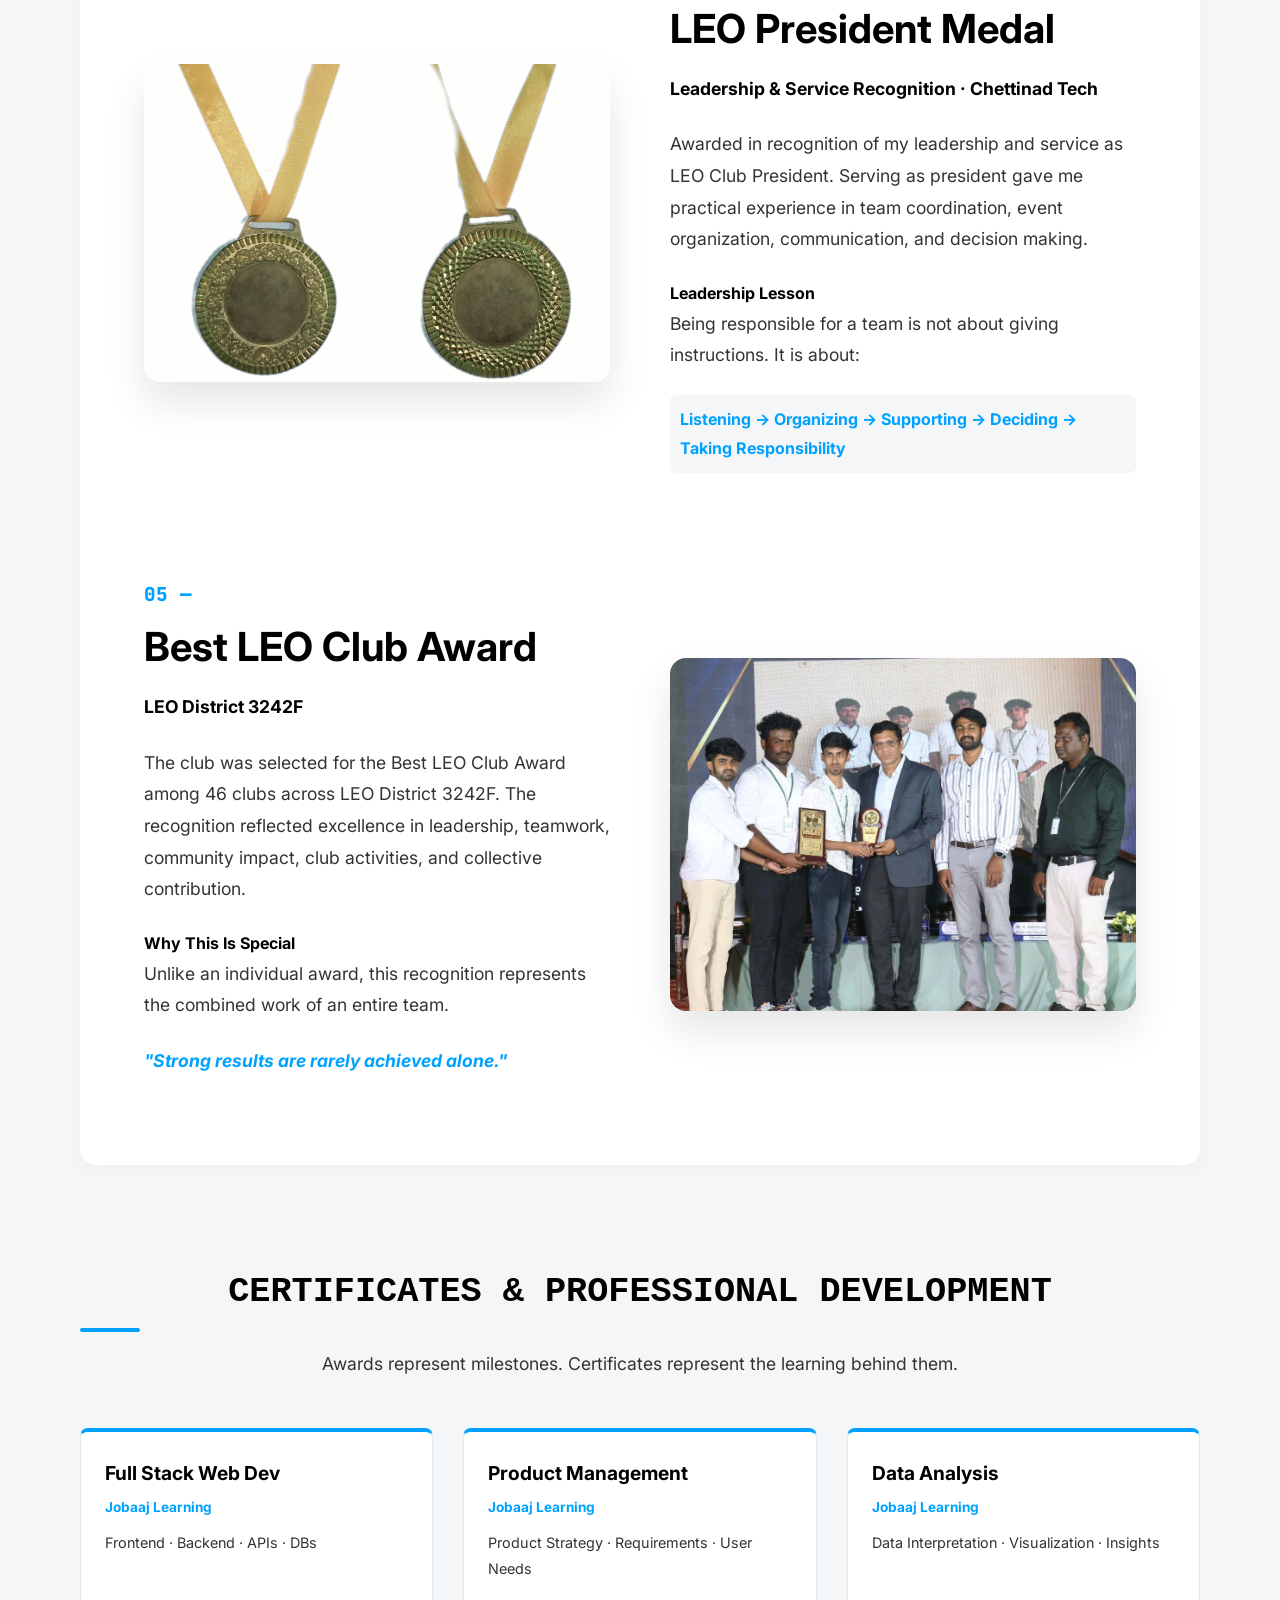
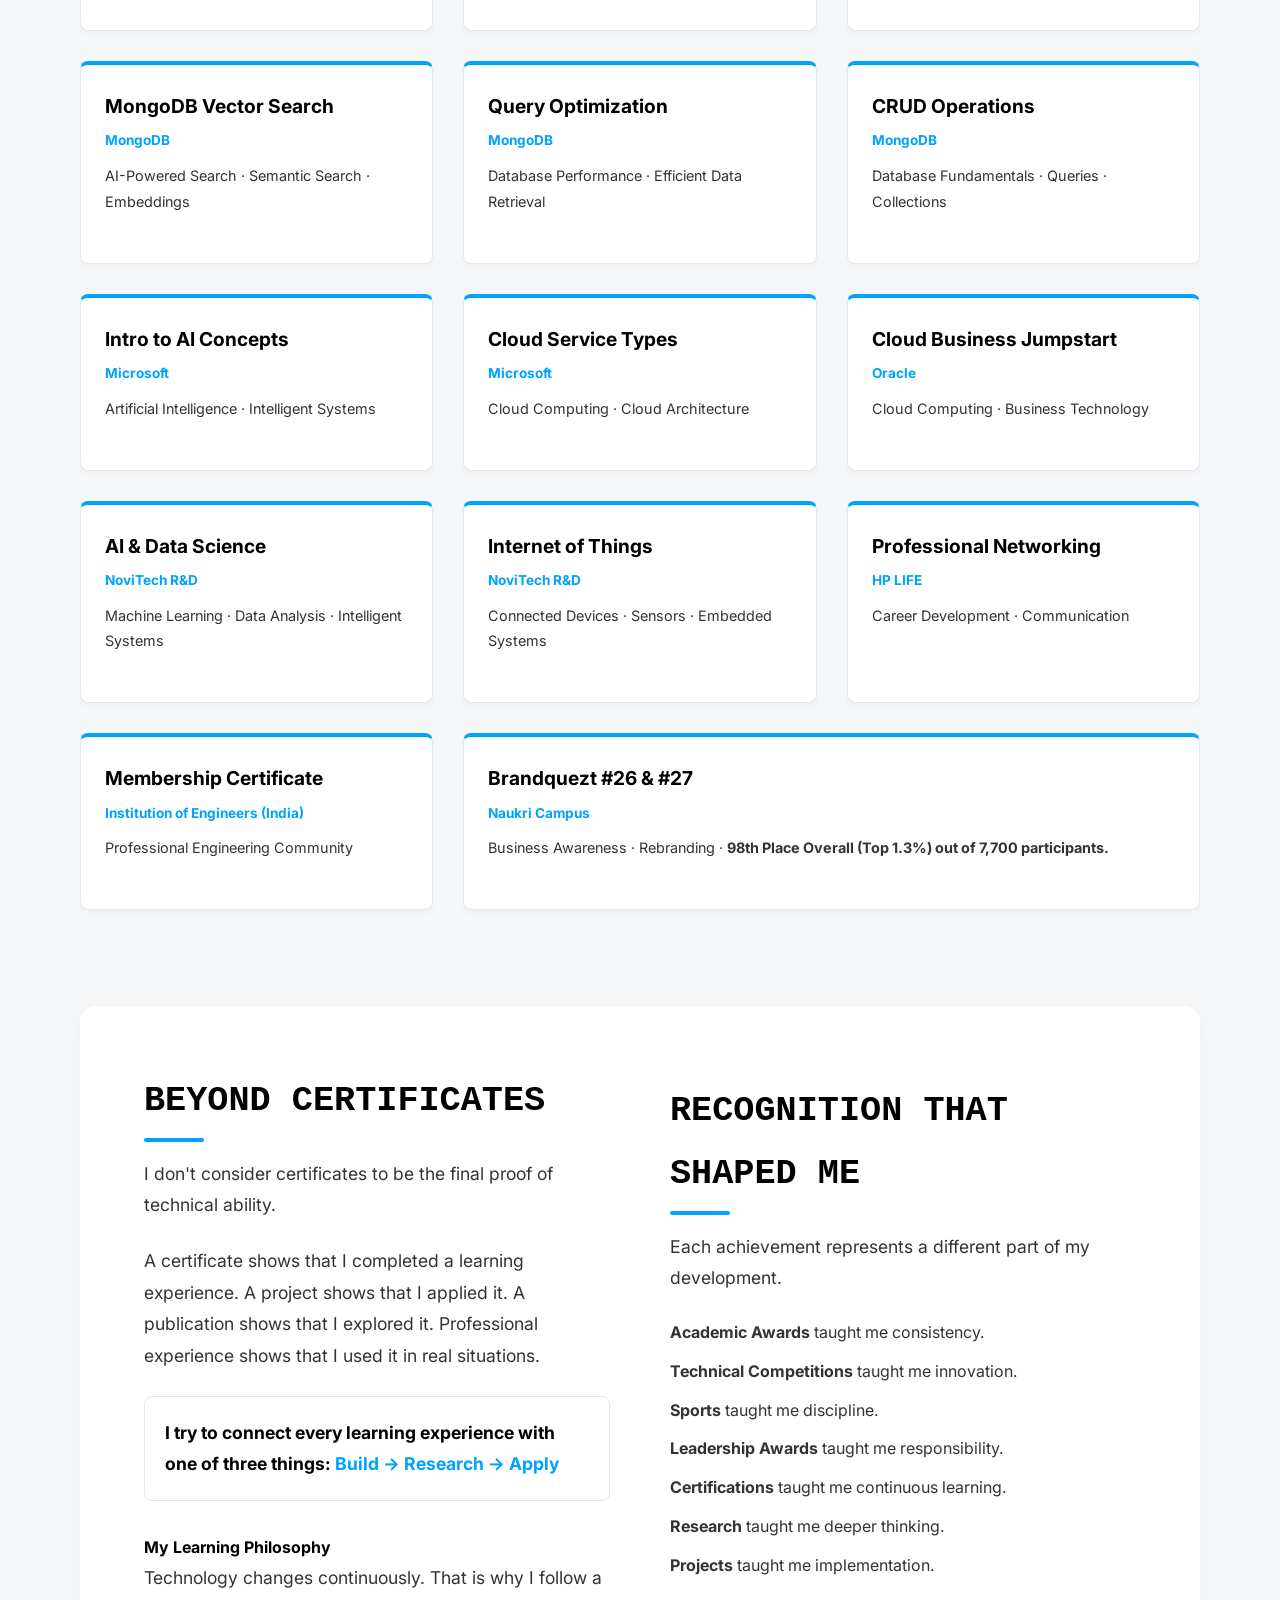
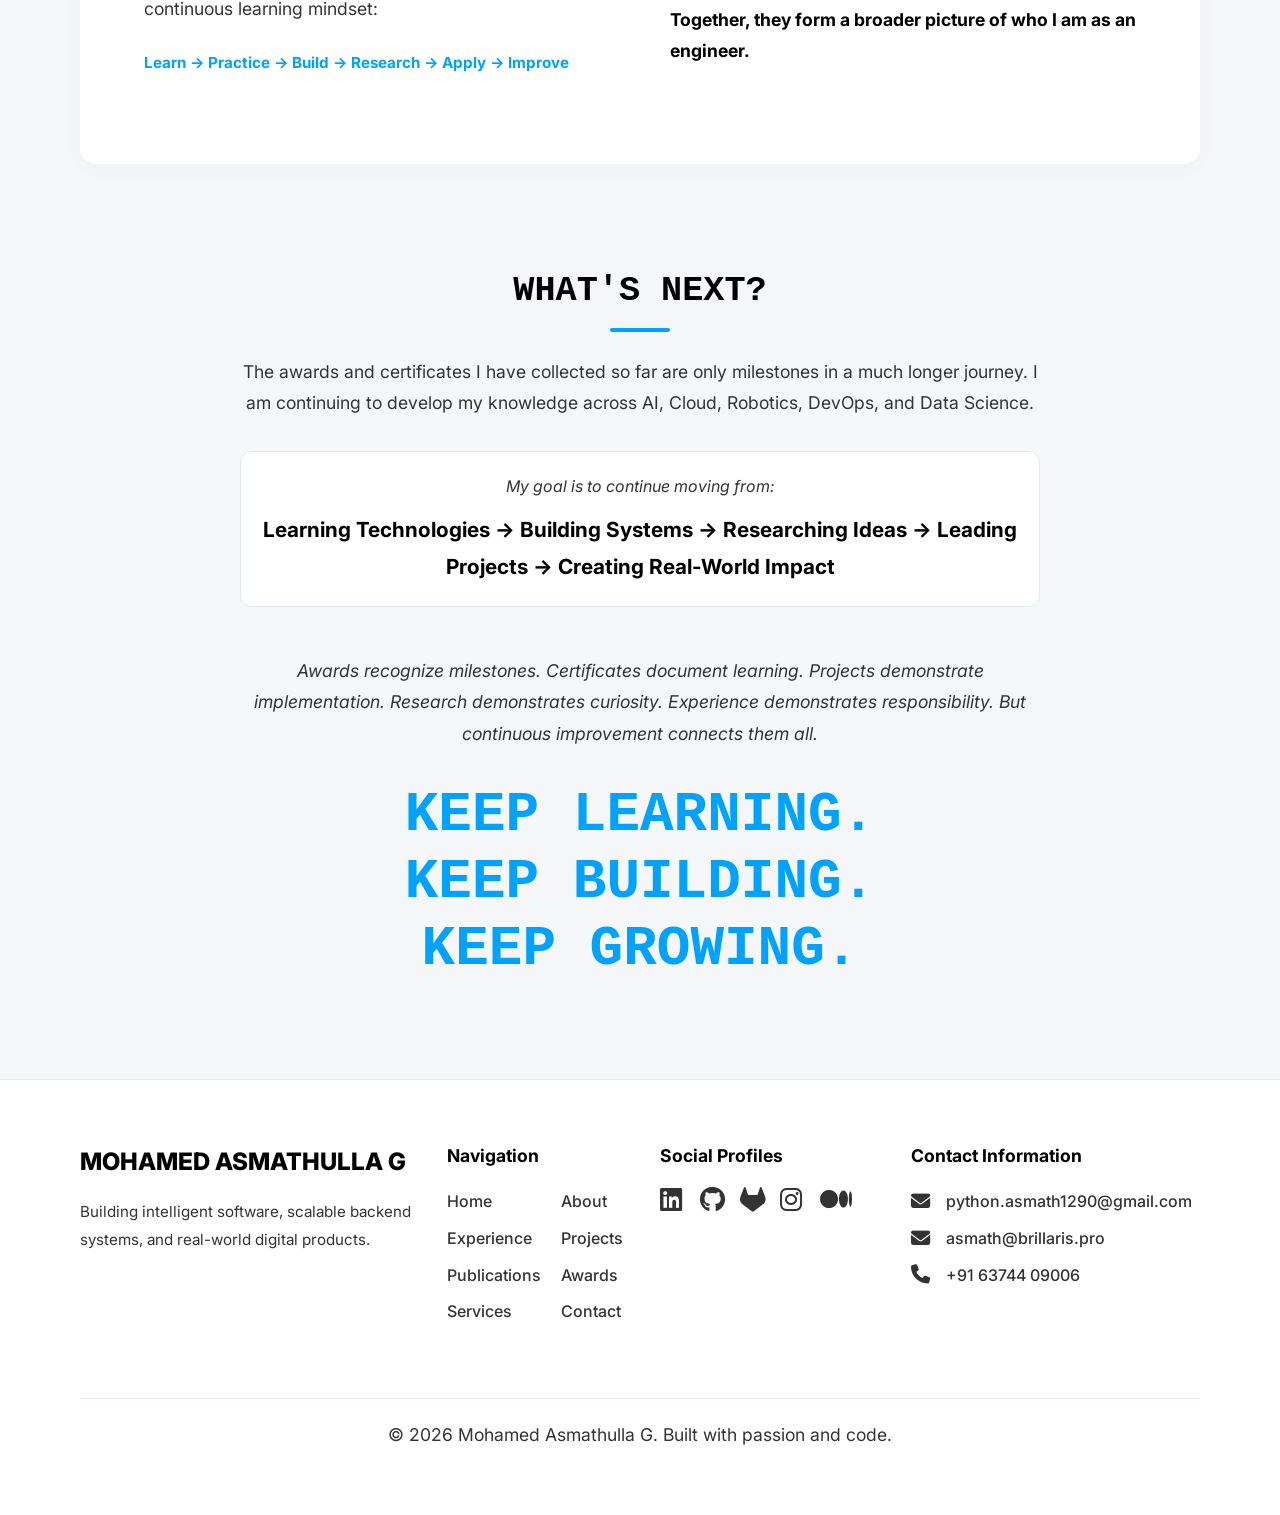
<file: awards.html>
<!DOCTYPE html>
<html lang="en">
<head>
  <!-- Google Tag Manager -->
  <script>(function(w,d,s,l,i){w[l]=w[l]||[];w[l].push({'gtm.start':
  new Date().getTime(),event:'gtm.js'});var f=d.getElementsByTagName(s)[0],
  j=d.createElement(s),dl=l!='dataLayer'?'&l='+l:'';j.async=true;j.src=
  'https://www.googletagmanager.com/gtm.js?id='+i+dl;f.parentNode.insertBefore(j,f);
  })(window,document,'script','dataLayer','GTM-K3PVVH7V');</script>
  <!-- End Google Tag Manager -->
  <link rel="icon" type="image/webp" href="images/logo.webp">
  <meta charset="utf-8" />
  <meta name="viewport" content="width=device-width, initial-scale=1" />
  <title>Awards & Certificates | Mohamed Asmathulla G</title>
  <meta name="description" content="Portfolio of Mohamed Asmathulla G, a skilled AI Developer, Backend Engineer, and Full-Stack Developer specializing in Python, Machine Learning, and scalable web architectures.">
  <meta name="keywords" content="Mohamed Asmathulla, Mohamed Asmathulla G, Asmathulla, Asmath, Asmathull, Mohamed Asmath, Python AI Developer, Backend Engineer, Full-Stack Developer, Data Analyst, Software Engineer, InGen Dynamics, Brillaris Global">
  <meta name="author" content="Mohamed Asmathulla G">
  <meta property="og:title" content="Mohamed Asmathulla G | AI & Backend Developer">
  <meta property="og:description" content="Portfolio of Mohamed Asmathulla G, an AI Developer, Backend Engineer, and Full-Stack Developer. Explore my projects, research, and work experience.">
  <meta property="og:type" content="website">
  <meta name="robots" content="index, follow">
  <meta name="googlebot" content="index, follow">
  <link href="https://fonts.googleapis.com/css2?family=Inter:wght@400;500;600;700;800&family=JetBrains+Mono:wght@400;700;800&display=swap" rel="stylesheet">
  <link rel="stylesheet" href="https://cdnjs.cloudflare.com/ajax/libs/font-awesome/6.4.0/css/all.min.css">
  <link rel="stylesheet" href="style.css">
  <style>
    /* Mobile View Adjustments for Awards Page Only */
    @media (max-width: 768px) {
      /* Reduce Fonts (excluding h1) */
      h2 { font-size: 1.5rem !important; line-height: 1.3 !important; }
      h3 { font-size: 1.1rem !important; line-height: 1.4 !important; }
      h4 { font-size: 1rem !important; }
      p, li { font-size: 0.95rem !important; line-height: 1.5 !important; }
      .btn { font-size: 0.9rem !important; padding: 10px 20px !important; }
      
      /* Reduce Containers & Spacing */
      .section-block { margin-top: 2rem !important; margin-bottom: 2rem !important; padding: 2rem 20px !important; }
      .container { padding: 0 15px !important; }
      .grid { gap: 1rem !important; }
      .card { padding: 15px !important; }
      
      /* Reduce Images */
      .flex-img { margin-top: 1rem !important; }
      .flex-img img { max-width: 70% !important; margin: 0 auto !important; display: block !important; border-radius: 12px !important; }
    }
    @media (max-width: 480px) {
      .flex-img img { max-width: 90% !important; }
    }
  </style>
<!-- Google tag (gtag.js) -->
<script async src="https://www.googletagmanager.com/gtag/js?id=G-6EF3W05Q1P"></script>
<script>
  window.dataLayer = window.dataLayer || [];
  function gtag(){dataLayer.push(arguments);}
  gtag('js', new Date());

  gtag('config', 'G-6EF3W05Q1P');
</script>
</head>
<body>
  <!-- Google Tag Manager (noscript) -->
  <noscript><iframe src="https://www.googletagmanager.com/ns.html?id=GTM-K3PVVH7V"
  height="0" width="0" style="display:none;visibility:hidden"></iframe></noscript>
  <!-- End Google Tag Manager (noscript) -->
  <header>
    <div class="container nav-container">
      <div class="logo"><a href="index.html">MOHAMED ASMATHULLA G</a></div>
      <div style="display:flex; align-items:center;">
        <nav class="nav-links">
          <a href="index.html">Home</a>
          <a href="about.html">About</a>
          <a href="experience.html">Experience</a>
          <a href="projects.html">Projects</a>
          <a href="publications.html">Publications</a>
          <a href="awards.html" class="active">Awards</a>
          <a href="services.html">Services</a>
          <a href="contact.html">Contact</a>
        </nav>
        <button class="mobile-menu-btn" id="mobile-menu-btn"><i class="fa-solid fa-bars"></i></button>
        <button class="theme-toggle" id="theme-toggle"><i class="fa-solid fa-moon"></i></button>
      </div>
    </div>
  </header>

  <main class="container">
    
    <!-- Hero Section -->
    <section class="section-block animate-up" style="margin-top: 4rem;">
      <h2 style="color:var(--accent); font-size:1.2rem; border:none; margin-bottom:0.5rem; font-family:'Inter', sans-serif; letter-spacing:0.1em; display:block;">AWARDS &amp; CERTIFICATES</h2>
      <h1 style="text-transform: uppercase;">Recognition of Work. Evidence of Growth.</h1>
      
      <p style="font-weight: 700; font-size: 1.3rem; color: var(--text-main); margin-top:1.5rem;">
        Achievements are not the destination of my journey. They are milestones that reflect the effort, discipline, curiosity, leadership, and consistency behind the work.
      </p>
      <p>
        Throughout my academic and professional journey, I have received recognition across <strong>technology, academics, leadership, sports, project development, professional learning, and community service</strong>.
      </p>
      <p>
        At the same time, I have continuously invested in certifications and workshops to expand my knowledge beyond the classroom.
      </p>
      
      <div style="background:var(--card-bg); border-left:4px solid var(--accent); padding:20px 30px; margin: 2rem 0; border-radius:4px; box-shadow: 0 4px 15px rgba(0,0,0,0.05);">
        <p style="font-weight:700; color:var(--text-main); font-size:1.3rem; margin-bottom:0; font-style:italic;">
          "For me, every certificate represents something I learned, while every award represents something I challenged myself to achieve."
        </p>
      </div>
    </section>

    <!-- Achievements (Alternating Layouts) -->
    <section class="section-block bg-light animate-up">
      <h2 style="text-transform:uppercase; text-align:center; display:block; margin-bottom:4rem;">Major Achievements</h2>
      
      <!-- 01 Abdul Kalam Award -->
      <div class="flex-split" style="margin-bottom:5rem;">
        <div class="flex-content">
          <p style="color:var(--accent); font-weight:800; font-family:'JetBrains Mono', monospace; font-size:1.2rem; margin-bottom:0;">01 &mdash;</p>
          <h3 style="font-size:2.5rem; margin-bottom: 0.5rem; color:var(--text-main);">Dr. A.P.J. Abdul Kalam Award</h3>
          <p style="font-weight: 700; color: var(--text-main); font-size:1.1rem; margin-bottom: 1.5rem;">World Youth Federation &middot; 2024</p>
          
          <p><strong>Recognition:</strong> Academic Excellence &amp; Leadership Contribution</p>
          <p>Being selected for the Dr. A.P.J. Abdul Kalam Award was one of the significant recognitions of my academic journey. The award recognized my contribution toward academic excellence, leadership, technical involvement, student activities, and continuous development.</p>
          
          <h4 style="color:var(--text-main); margin-top:1.5rem;">What It Means to Me</h4>
          <p style="font-weight:700; color:var(--accent); font-size:1rem; border-left:2px solid var(--accent); padding-left:15px;">
            Technical growth becomes more meaningful when it is combined with leadership, responsibility, and contribution.
          </p>
        </div>
        <div class="flex-img">
          <img src="images/kalamawards.webp" alt="Abdul Kalam Award" onerror="this.src='https://placehold.co/600x600?text=Abdul+Kalam+Award'">
        </div>
      </div>

      <!-- 02 TechnoBattle 2.0 (Reversed) -->
      <div class="flex-split reverse" style="margin-bottom:5rem;">
        <div class="flex-content">
          <p style="color:var(--accent); font-weight:800; font-family:'JetBrains Mono', monospace; font-size:1.2rem; margin-bottom:0;">02 &mdash;</p>
          <h3 style="font-size:2.5rem; margin-bottom: 0.5rem; color:var(--text-main);">3rd Prize &middot; TechnoBattle 2.0</h3>
          <p style="font-weight: 700; color: var(--text-main); font-size:1.1rem; margin-bottom: 1.5rem;">College-Level Project Expo</p>
          
          <p><strong>Category:</strong> Technical Project Development</p>
          <p>I received 3rd Prize for innovative technical project development. The competition provided an opportunity to present a technical solution, explain the problem it addressed, demonstrate the implementation, and communicate the idea to evaluators.</p>
          
          <h4 style="color:var(--text-main); margin-top:1.5rem;">Why It Matters</h4>
          <p>Project competitions taught me that building a project is only one part of engineering. An engineer must also be able to:</p>
          <p style="font-weight:700; color:var(--accent); font-size:1rem; background:var(--bg); padding:10px; border-radius:6px; display:inline-block;">
            Build &rarr; Explain &rarr; Demonstrate &rarr; Defend &rarr; Improve
          </p>
        </div>
        <div class="flex-img">
          <img src="images/techno_bettle_2_0.webp" alt="TechnoBattle" onerror="this.src='https://placehold.co/600x600?text=TechnoBattle+2.0'">
        </div>
      </div>

      <!-- 03 Badminton -->
      <div class="flex-split" style="margin-bottom:5rem;">
        <div class="flex-content">
          <p style="color:var(--accent); font-weight:800; font-family:'JetBrains Mono', monospace; font-size:1.2rem; margin-bottom:0;">03 &mdash;</p>
          <h3 style="font-size:2.5rem; margin-bottom: 0.5rem; color:var(--text-main);">2nd Prize &middot; Badminton</h3>
          <p style="font-weight: 700; color: var(--text-main); font-size:1.1rem; margin-bottom: 1.5rem;">College Sports Day &middot; 2024</p>
          
          <p>Although this achievement is outside my technical work, it represents another important part of my development. Sports taught me discipline, consistency, competitive mindset, focus, patience, decision making, and handling pressure.</p>
          
          <h4 style="color:var(--text-main); margin-top:1.5rem;">Beyond Technology</h4>
          <p style="font-weight:600;">Technology requires mental discipline, but sports develop a different kind of discipline.</p>
          <p>The ability to stay focused under pressure and continue improving after setbacks is equally valuable in software development and leadership.</p>
        </div>
        <div class="flex-img">
          <img src="images/metal2.webp" alt="Badminton" onerror="this.src='https://placehold.co/600x600?text=Sports+Award'">
        </div>
      </div>

      <!-- 04 LEO President Medal (Reversed) -->
      <div class="flex-split reverse" style="margin-bottom:5rem;">
        <div class="flex-content">
          <p style="color:var(--accent); font-weight:800; font-family:'JetBrains Mono', monospace; font-size:1.2rem; margin-bottom:0;">04 &mdash;</p>
          <h3 style="font-size:2.5rem; margin-bottom: 0.5rem; color:var(--text-main);">LEO President Medal</h3>
          <p style="font-weight: 700; color: var(--text-main); font-size:1.1rem; margin-bottom: 1.5rem;">Leadership &amp; Service Recognition &middot; Chettinad Tech</p>
          
          <p>Awarded in recognition of my leadership and service as LEO Club President. Serving as president gave me practical experience in team coordination, event organization, communication, and decision making.</p>
          
          <h4 style="color:var(--text-main); margin-top:1.5rem;">Leadership Lesson</h4>
          <p>Being responsible for a team is not about giving instructions. It is about:</p>
          <p style="font-weight:700; color:var(--accent); font-size:1rem; background:var(--bg); padding:10px; border-radius:6px; display:inline-block;">
            Listening &rarr; Organizing &rarr; Supporting &rarr; Deciding &rarr; Taking Responsibility
          </p>
        </div>
        <div class="flex-img">
          <img src="images/metal3.webp" alt="LEO President Medal" onerror="this.src='https://placehold.co/600x600?text=LEO+President'">
        </div>
      </div>

      <!-- 05 Best LEO Club Award -->
      <div class="flex-split">
        <div class="flex-content">
          <p style="color:var(--accent); font-weight:800; font-family:'JetBrains Mono', monospace; font-size:1.2rem; margin-bottom:0;">05 &mdash;</p>
          <h3 style="font-size:2.5rem; margin-bottom: 0.5rem; color:var(--text-main);">Best LEO Club Award</h3>
          <p style="font-weight: 700; color: var(--text-main); font-size:1.1rem; margin-bottom: 1.5rem;">LEO District 3242F</p>
          
          <p>The club was selected for the Best LEO Club Award among 46 clubs across LEO District 3242F. The recognition reflected excellence in leadership, teamwork, community impact, club activities, and collective contribution.</p>
          
          <h4 style="color:var(--text-main); margin-top:1.5rem;">Why This Is Special</h4>
          <p>Unlike an individual award, this recognition represents the combined work of an entire team.</p>
          <p style="font-weight:700; color:var(--accent); font-size:1.1rem; font-style:italic;">
            "Strong results are rarely achieved alone."
          </p>
        </div>
        <div class="flex-img">
          <img src="images/leoawards2.webp" alt="Best LEO Club" onerror="this.src='https://placehold.co/600x600?text=Best+Club+Award'">
        </div>
      </div>
    </section>

    <!-- Certificates Grid -->
    <section class="section-block animate-up">
      <h2 style="text-transform:uppercase; text-align:center; display:block;">Certificates &amp; Professional Development</h2>
      <p style="text-align:center; margin-bottom:3rem;">Awards represent milestones. Certificates represent the learning behind them.</p>
      
      <div class="grid-3">
        
        <!-- Jobaaj -->
        <div class="toolkit-card">
          <h3 style="color:var(--text-main); font-size:1.2rem; margin-bottom:5px;">Full Stack Web Dev</h3>
          <p style="color:var(--accent); font-weight:700; font-size:0.85rem; margin-bottom:10px;">Jobaaj Learning</p>
          <p style="font-size:0.9rem;">Frontend &middot; Backend &middot; APIs &middot; DBs</p>
        </div>
        
        <div class="toolkit-card">
          <h3 style="color:var(--text-main); font-size:1.2rem; margin-bottom:5px;">Product Management</h3>
          <p style="color:var(--accent); font-weight:700; font-size:0.85rem; margin-bottom:10px;">Jobaaj Learning</p>
          <p style="font-size:0.9rem;">Product Strategy &middot; Requirements &middot; User Needs</p>
        </div>
        
        <div class="toolkit-card">
          <h3 style="color:var(--text-main); font-size:1.2rem; margin-bottom:5px;">Data Analysis</h3>
          <p style="color:var(--accent); font-weight:700; font-size:0.85rem; margin-bottom:10px;">Jobaaj Learning</p>
          <p style="font-size:0.9rem;">Data Interpretation &middot; Visualization &middot; Insights</p>
        </div>

        <!-- MongoDB -->
        <div class="toolkit-card">
          <h3 style="color:var(--text-main); font-size:1.2rem; margin-bottom:5px;">MongoDB Vector Search</h3>
          <p style="color:var(--accent); font-weight:700; font-size:0.85rem; margin-bottom:10px;">MongoDB</p>
          <p style="font-size:0.9rem;">AI-Powered Search &middot; Semantic Search &middot; Embeddings</p>
        </div>
        
        <div class="toolkit-card">
          <h3 style="color:var(--text-main); font-size:1.2rem; margin-bottom:5px;">Query Optimization</h3>
          <p style="color:var(--accent); font-weight:700; font-size:0.85rem; margin-bottom:10px;">MongoDB</p>
          <p style="font-size:0.9rem;">Database Performance &middot; Efficient Data Retrieval</p>
        </div>
        
        <div class="toolkit-card">
          <h3 style="color:var(--text-main); font-size:1.2rem; margin-bottom:5px;">CRUD Operations</h3>
          <p style="color:var(--accent); font-weight:700; font-size:0.85rem; margin-bottom:10px;">MongoDB</p>
          <p style="font-size:0.9rem;">Database Fundamentals &middot; Queries &middot; Collections</p>
        </div>

        <!-- Microsoft & Oracle -->
        <div class="toolkit-card">
          <h3 style="color:var(--text-main); font-size:1.2rem; margin-bottom:5px;">Intro to AI Concepts</h3>
          <p style="color:var(--accent); font-weight:700; font-size:0.85rem; margin-bottom:10px;">Microsoft</p>
          <p style="font-size:0.9rem;">Artificial Intelligence &middot; Intelligent Systems</p>
        </div>
        
        <div class="toolkit-card">
          <h3 style="color:var(--text-main); font-size:1.2rem; margin-bottom:5px;">Cloud Service Types</h3>
          <p style="color:var(--accent); font-weight:700; font-size:0.85rem; margin-bottom:10px;">Microsoft</p>
          <p style="font-size:0.9rem;">Cloud Computing &middot; Cloud Architecture</p>
        </div>
        
        <div class="toolkit-card">
          <h3 style="color:var(--text-main); font-size:1.2rem; margin-bottom:5px;">Cloud Business Jumpstart</h3>
          <p style="color:var(--accent); font-weight:700; font-size:0.85rem; margin-bottom:10px;">Oracle</p>
          <p style="font-size:0.9rem;">Cloud Computing &middot; Business Technology</p>
        </div>

        <!-- NoviTech, HP, IEI, Naukri -->
        <div class="toolkit-card">
          <h3 style="color:var(--text-main); font-size:1.2rem; margin-bottom:5px;">AI &amp; Data Science</h3>
          <p style="color:var(--accent); font-weight:700; font-size:0.85rem; margin-bottom:10px;">NoviTech R&amp;D</p>
          <p style="font-size:0.9rem;">Machine Learning &middot; Data Analysis &middot; Intelligent Systems</p>
        </div>
        
        <div class="toolkit-card">
          <h3 style="color:var(--text-main); font-size:1.2rem; margin-bottom:5px;">Internet of Things</h3>
          <p style="color:var(--accent); font-weight:700; font-size:0.85rem; margin-bottom:10px;">NoviTech R&amp;D</p>
          <p style="font-size:0.9rem;">Connected Devices &middot; Sensors &middot; Embedded Systems</p>
        </div>
        
        <div class="toolkit-card">
          <h3 style="color:var(--text-main); font-size:1.2rem; margin-bottom:5px;">Professional Networking</h3>
          <p style="color:var(--accent); font-weight:700; font-size:0.85rem; margin-bottom:10px;">HP LIFE</p>
          <p style="font-size:0.9rem;">Career Development &middot; Communication</p>
        </div>
        
        <div class="toolkit-card">
          <h3 style="color:var(--text-main); font-size:1.2rem; margin-bottom:5px;">Membership Certificate</h3>
          <p style="color:var(--accent); font-weight:700; font-size:0.85rem; margin-bottom:10px;">Institution of Engineers (India)</p>
          <p style="font-size:0.9rem;">Professional Engineering Community</p>
        </div>
        
        <div class="toolkit-card" style="grid-column: span 2;">
          <h3 style="color:var(--text-main); font-size:1.2rem; margin-bottom:5px;">Brandquezt #26 &amp; #27</h3>
          <p style="color:var(--accent); font-weight:700; font-size:0.85rem; margin-bottom:10px;">Naukri Campus</p>
          <p style="font-size:0.9rem;">Business Awareness &middot; Rebranding &middot; <strong>98th Place Overall (Top 1.3%) out of 7,700 participants.</strong></p>
        </div>

      </div>
    </section>

    <!-- Reflection & Philosophy -->
    <section class="section-block bg-light animate-up">
      <div class="flex-split reverse">
        <div class="flex-content">
          <h2 style="text-transform:uppercase;">Recognition That Shaped Me</h2>
          <p>Each achievement represents a different part of my development.</p>
          
          <ul style="list-style:none; padding:0; margin-top:20px;">
            <li style="margin-bottom:10px;"><strong>Academic Awards</strong> taught me consistency.</li>
            <li style="margin-bottom:10px;"><strong>Technical Competitions</strong> taught me innovation.</li>
            <li style="margin-bottom:10px;"><strong>Sports</strong> taught me discipline.</li>
            <li style="margin-bottom:10px;"><strong>Leadership Awards</strong> taught me responsibility.</li>
            <li style="margin-bottom:10px;"><strong>Certifications</strong> taught me continuous learning.</li>
            <li style="margin-bottom:10px;"><strong>Research</strong> taught me deeper thinking.</li>
            <li style="margin-bottom:10px;"><strong>Projects</strong> taught me implementation.</li>
          </ul>
          
          <p style="font-weight:700; color:var(--text-main); margin-top:20px;">Together, they form a broader picture of who I am as an engineer.</p>
        </div>
        <div class="flex-content">
          <h2 style="text-transform:uppercase;">Beyond Certificates</h2>
          <p>I don't consider certificates to be the final proof of technical ability.</p>
          <p>A certificate shows that I completed a learning experience. A project shows that I applied it. A publication shows that I explored it. Professional experience shows that I used it in real situations.</p>
          
          <p style="background:var(--card-bg); border:1px solid var(--border); padding:20px; border-radius:8px; font-weight:700; color:var(--text-main); margin:1.5rem 0;">
            I try to connect every learning experience with one of three things: <span style="color:var(--accent);">Build &rarr; Research &rarr; Apply</span>
          </p>
          
          <h4 style="margin-top:2rem; color:var(--text-main);">My Learning Philosophy</h4>
          <p>Technology changes continuously. That is why I follow a continuous learning mindset:</p>
          <p style="font-weight:700; color:var(--accent); font-size:0.95rem;">Learn &rarr; Practice &rarr; Build &rarr; Research &rarr; Apply &rarr; Improve</p>
        </div>
      </div>
    </section>

    <!-- Footer CTA -->
    <section class="section-block text-center animate-up">
      <h2 style="text-transform:uppercase; display:block;">What's Next?</h2>
      <p style="margin: 2rem auto; max-width: 800px; font-size:1.1rem;">
        The awards and certificates I have collected so far are only milestones in a much longer journey. I am continuing to develop my knowledge across AI, Cloud, Robotics, DevOps, and Data Science.
      </p>
      
      <div style="background:var(--card-bg); border:1px solid var(--border); padding:20px; border-radius:12px; max-width:800px; margin:0 auto 3rem;">
        <p style="color:var(--text-muted); font-size:1rem; margin-bottom:10px; font-style:italic;">My goal is to continue moving from:</p>
        <h3 style="color:var(--text-main); font-size:1.3rem; margin-bottom:0;">Learning Technologies &rarr; Building Systems &rarr; Researching Ideas &rarr; Leading Projects &rarr; Creating Real-World Impact</h3>
      </div>
      
      <p style="margin: 0 auto 2rem; max-width:800px; font-style:italic; font-size:1.1rem; color:var(--text-muted);">
        Awards recognize milestones. Certificates document learning. Projects demonstrate implementation. Research demonstrates curiosity. Experience demonstrates responsibility. But continuous improvement connects them all.
      </p>
      <h1 style="text-transform:uppercase; font-size:3.5rem; color:var(--accent); line-height:1.2;">KEEP LEARNING.<br>KEEP BUILDING.<br>KEEP GROWING.</h1>
    </section>

  </main>

  <footer>
    <div class="container">
      <div class="footer-content">
        <div>
          <div class="footer-logo">MOHAMED ASMATHULLA G</div>
          <p style="max-width: 400px; font-size: 0.95rem;">Building intelligent software, scalable backend systems, and real-world digital products.</p>
        </div>
        
        <div class="footer-links">
          <h4>Navigation</h4>
          <ul style="list-style:none; padding:0; display:grid; grid-template-columns: 1fr 1fr; column-gap: 20px;">
            <li style="margin-bottom:8px;"><a href="index.html" style="color:var(--text-muted);">Home</a></li>
            <li style="margin-bottom:8px;"><a href="about.html" style="color:var(--text-muted);">About</a></li>
            <li style="margin-bottom:8px;"><a href="experience.html" style="color:var(--text-muted);">Experience</a></li>
            <li style="margin-bottom:8px;"><a href="projects.html" style="color:var(--text-muted);">Projects</a></li>
            <li style="margin-bottom:8px;"><a href="publications.html" style="color:var(--text-muted);">Publications</a></li>
            <li style="margin-bottom:8px;"><a href="awards.html" style="color:var(--text-muted);">Awards</a></li>
            <li style="margin-bottom:8px;"><a href="services.html" style="color:var(--text-muted);">Services</a></li>
            <li style="margin-bottom:8px;"><a href="contact.html" style="color:var(--text-muted);">Contact</a></li>
          </ul>
        </div>

        <div class="footer-links">
          <h4>Social Profiles</h4>
          <ul style="display: flex; gap: 20px; list-style:none; padding:0;">
            <li><a href="https://www.linkedin.com/in/mohamed-asmathulla-g-2024a8287/" target="_blank" title="LinkedIn"><i class="fa-brands fa-linkedin" style="font-size: 1.6rem;"></i></a></li>
            <li><a href="https://github.com/Mr-asmath/" target="_blank" title="GitHub"><i class="fa-brands fa-github" style="font-size: 1.6rem;"></i></a></li>
            <li><a href="http://gitlab.com/Asmath2005/" target="_blank" title="GitLab"><i class="fa-brands fa-gitlab" style="font-size: 1.6rem;"></i></a></li>
            <li><a href="https://www.instagram.com/programming_tamizhan" target="_blank" title="Instagram"><i class="fa-brands fa-instagram" style="font-size: 1.6rem;"></i></a></li>
            <li><a href="https://medium.com/@python.asmath1290" target="_blank" title="Medium"><i class="fa-brands fa-medium" style="font-size: 1.6rem;"></i></a></li>
          </ul>
        </div>
        
        <div class="footer-links">
          <h4>Contact Information</h4>
          <ul style="list-style:none; padding:0;">
            <li style="margin-bottom:8px;"><a href="mailto:python.asmath1290@gmail.com"><i class="fa-solid fa-envelope" style="margin-right:5px;"></i> python.asmath1290@gmail.com</a></li>
            <li style="margin-bottom:8px;"><a href="mailto:asmath@brillaris.pro"><i class="fa-solid fa-envelope" style="margin-right:5px;"></i> asmath@brillaris.pro</a></li>
            <li style="margin-bottom:8px;"><a href="tel:+916374409006"><i class="fa-solid fa-phone" style="margin-right:5px;"></i> +91 63744 09006</a></li>
          </ul>
        </div>
      </div>
      <div class="footer-bottom" style="text-align:center; padding-top:20px; border-top:1px solid var(--border); color:var(--text-muted); font-size:0.9rem;">
        <p>&copy; 2026 Mohamed Asmathulla G. Built with passion and code.</p>
      </div>
    </div>
  </footer>

  
  <button id="scrollToTop" class="scroll-to-top" title="Go to top"><i class="fa-solid fa-arrow-up"></i></button>
    <!-- AI Chat Widget -->
  <div class="ai-chat-widget">
    <button id="ai-chat-toggle" class="ai-chat-toggle">
      <i class="fa-solid fa-robot"></i>
    </button>
    <div id="ai-chat-window" class="ai-chat-window">
      <div class="ai-chat-header">
        <h4 style="margin:0; font-size:1rem; color:var(--text-main);"><i class="fa-solid fa-robot" style="color:var(--accent); margin-right:8px;"></i> AI Assistant</h4>
        <button id="ai-chat-close" style="background:none; border:none; color:var(--text-muted); cursor:pointer;"><i class="fa-solid fa-xmark"></i></button>
      </div>
      <div id="ai-chat-messages" class="ai-chat-messages">
        <div class="ai-message bot">Hi there! I'm an AI assistant trained on Mohamed Asmathulla's portfolio. Ask me anything about his experience, projects, or skills!</div>
      </div>
      <div class="ai-chat-input-area">
        <input type="text" id="ai-chat-input" placeholder="Type a message..." autocomplete="off">
        <button id="ai-chat-send"><i class="fa-solid fa-paper-plane"></i></button>
      </div>
    </div>
  </div>
  <script src="main.js"></script>
</body>
</html>
</file>
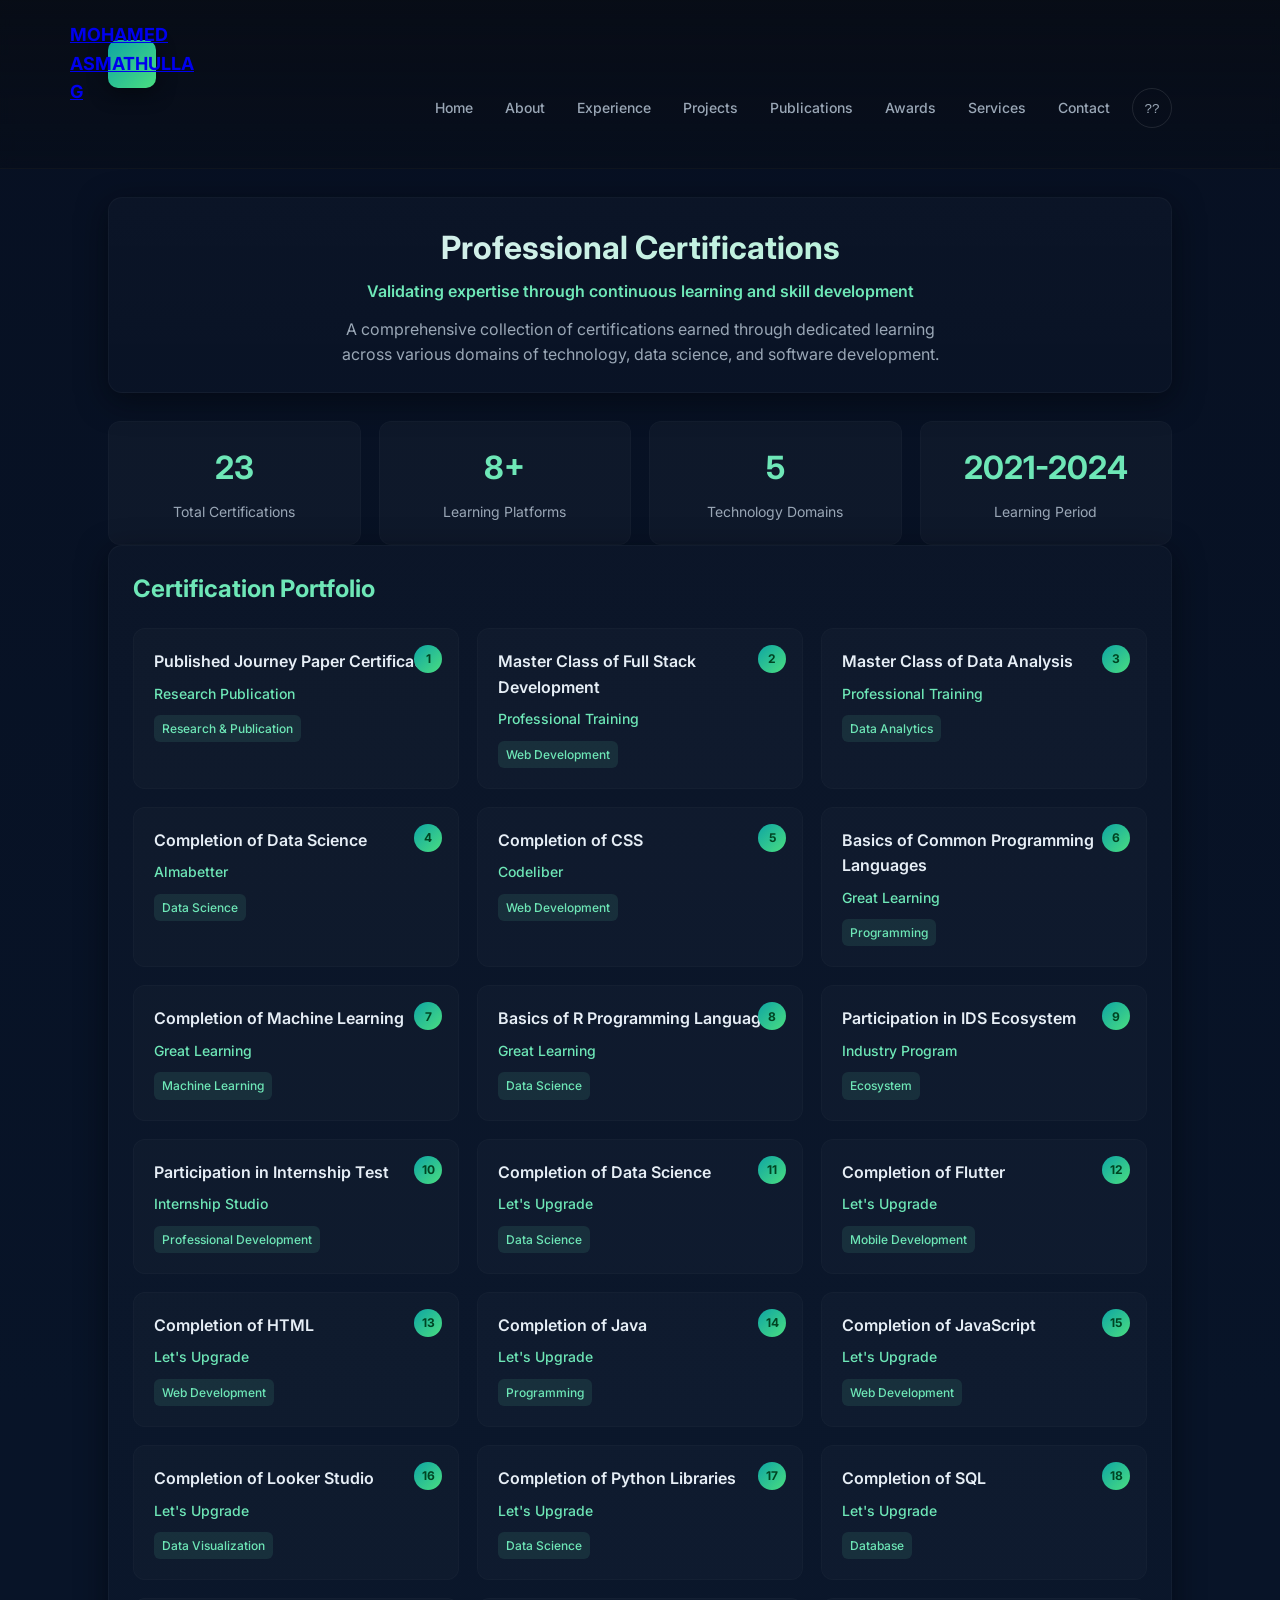
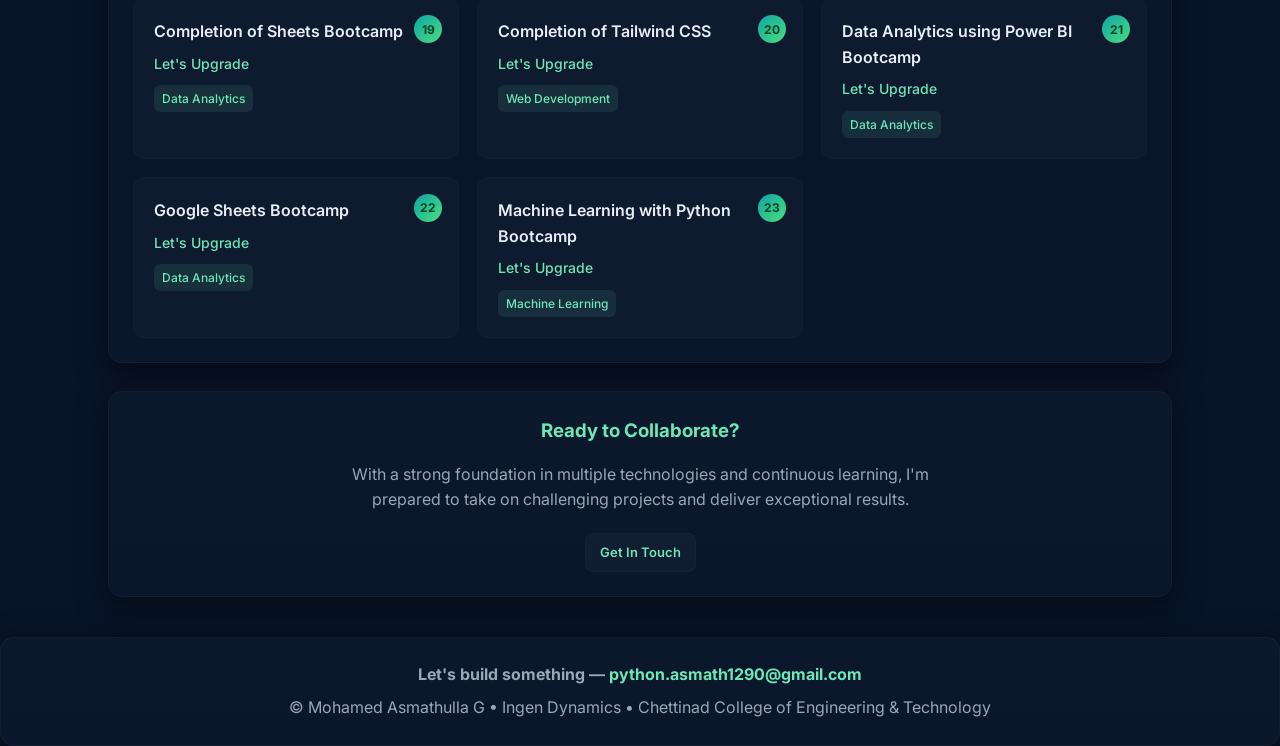
<file: certificate.html>
<!DOCTYPE html>
<html lang="en">
<head>
  <!-- Google Tag Manager -->
  <script>(function(w,d,s,l,i){w[l]=w[l]||[];w[l].push({'gtm.start':
  new Date().getTime(),event:'gtm.js'});var f=d.getElementsByTagName(s)[0],
  j=d.createElement(s),dl=l!='dataLayer'?'&l='+l:'';j.async=true;j.src=
  'https://www.googletagmanager.com/gtm.js?id='+i+dl;f.parentNode.insertBefore(j,f);
  })(window,document,'script','dataLayer','GTM-K3PVVH7V');</script>
  <!-- End Google Tag Manager -->
  <meta charset="utf-8" />
  <meta name="viewport" content="width=device-width, initial-scale=1" />
  <title>Certifications - Mohamed Asmathulla G</title>
  <link rel="preconnect" href="https://fonts.googleapis.com">
  <link rel="preconnect" href="https://fonts.gstatic.com" crossorigin>
  <link href="https://fonts.googleapis.com/css2?family=Inter:wght@300;400;500;600;700&display=swap" rel="stylesheet">
  <meta name="description" content="Official website of Mohamed Asmathulla G – Developer, Innovator, and Tech Enthusiast. View projects, skills, and contact info.">
  <link rel="preconnect" href="https://fonts.googleapis.com">
  <link rel="preconnect" href="https://fonts.gstatic.com" crossorigin>
  <link href="https://fonts.googleapis.com/css2?family=Inter:wght@300;400;500;600;700&display=swap" rel="stylesheet">
  <script async src="https://pagead2.googlesyndication.com/pagead/js/adsbygoogle.js?client=ca-pub-9528883210742461"
      crossorigin="anonymous"></script>
  <meta name="keywords" content="Mohamed Asmathulla G, Mohamed Asmathulla, Developer, Programmer, Portfolio, Netlify website">
  
  <!-- Google tag (gtag.js) -->
  <script async src="https://www.googletagmanager.com/gtag/js?id=G-3B7V24RVQR"></script>
  <script>
    window.dataLayer = window.dataLayer || [];
    function gtag(){dataLayer.push(arguments);}
    gtag('js', new Date());
    gtag('config', 'G-3B7V24RVQR');
  </script>

  <link rel="apple-touch-icon" sizes="180x180" href="images/logo_main.png">
  <link rel="icon" type="image/png" sizes="32x32" href="images/logo_main.png">
  <link rel="icon" type="image/png" sizes="16x16" href="images/logo_main.png">
  <style>
    :root {
      --bg: #0f1724;
      --card: #0b1220;
      --muted: #9aa7b6;
      --accent: #6ee7b7;
      --accent-dark: #10b981;
      --accent-light: #a7f3d0;
      --glass: rgba(255, 255, 255, 0.03);
      --glass-2: rgba(255, 255, 255, 0.02);
      --text: #e6eef6;
      --text-secondary: #94a3b8;
      --shadow: rgba(3, 6, 12, 0.6);
      --gradient: linear-gradient(135deg, #0ea5a4, #4ade80);
      --gradient-dark: linear-gradient(135deg, #0d9488, #10b981);
      font-family: Inter, ui-sans-serif, system-ui, -apple-system, "Segoe UI", Roboto, "Helvetica Neue", Arial;
    }

    * {
      box-sizing: border-box;
      margin: 0;
      padding: 0;
    }

    html {
      scroll-behavior: smooth;
    }

    body {
      margin: 0;
      background: linear-gradient(180deg, #071022 0%, #081428 60%);
      color: var(--text);
      -webkit-font-smoothing: antialiased;
      -moz-osx-font-smoothing: grayscale;
      line-height: 1.6;
      overflow-x: hidden;
      min-height: 100vh;
      transition: all 0.3s ease;
    }

    /* Light Theme */
    body.light-theme {
      --bg: #f8fafc;
      --card: #ffffff;
      --muted: #64748b;
      --accent: #0ea5a4;
      --accent-dark: #0d9488;
      --accent-light: #14b8a6;
      --glass: rgba(0, 0, 0, 0.03);
      --glass-2: rgba(0, 0, 0, 0.02);
      --text: #1e293b;
      --text-secondary: #475569;
      --shadow: rgba(0, 0, 0, 0.1);
      --gradient: linear-gradient(135deg, #0ea5a4, #4ade80);
      --gradient-dark: linear-gradient(135deg, #0d9488, #10b981);
      background: linear-gradient(180deg, #f1f5f9 0%, #e2e8f0 60%);
    }

    body.light-theme .panel {
      background: linear-gradient(180deg, rgba(255, 255, 255, 0.8), rgba(255, 255, 255, 0.9));
      box-shadow: 0 8px 30px var(--shadow);
    }

    body.light-theme .cert-card,
    body.light-theme .stat-card {
      background: rgba(255, 255, 255, 0.7);
      border: 1px solid rgba(0, 0, 0, 0.05);
    }

    body.light-theme header {
      background: linear-gradient(180deg, rgba(255, 255, 255, 0.8), rgba(255, 255, 255, 0.6));
      border-bottom: 1px solid rgba(0, 0, 0, 0.05);
    }

    body.light-theme .mobile-nav {
      background: var(--card);
    }

    /* Header */
    header {
      position: sticky;
      top: 0;
      z-index: 40;
      backdrop-filter: blur(6px);
      background: linear-gradient(180deg, rgba(8, 12, 20, 0.8), rgba(8, 12, 20, 0.4));
      border-bottom: 1px solid rgba(255, 255, 255, 0.03);
      padding: 12px 22px;
      display: flex;
      align-items: center;
      gap: 18px;
      transition: all 0.3s ease;
    }

    header.scrolled {
      padding: 8px 22px;
      background: rgba(8, 12, 20, 0.9);
    }

    .brand {
      display: flex;
      gap: 12px;
      align-items: center;
    }

    .logo {
      height: 48px;
      width: 48px;
      border-radius: 10px;
      display: flex;
      align-items: center;
      justify-content: center;
      background: var(--gradient);
      color: #042;
      font-weight: 700;
      font-size: 18px;
      box-shadow: 0 6px 18px var(--shadow);
      transition: all 0.3s ease;
    }

    .logo:hover {
      transform: scale(1.05);
      box-shadow: 0 8px 24px rgba(3, 6, 12, 0.8);
    }

    nav {
      margin-left: auto;
      display: flex;
      gap: 8px;
      align-items: center;
    }

    nav a {
      color: var(--muted);
      text-decoration: none;
      padding: 8px 12px;
      border-radius: 8px;
      font-size: 14px;
      font-weight: 500;
      transition: all 0.2s ease;
      position: relative;
    }

    nav a:hover {
      color: #fff;
      background: rgba(255, 255, 255, 0.03);
    }

    nav a.active {
      color: var(--accent);
    }

    nav a.active::after {
      content: '';
      position: absolute;
      bottom: -12px;
      left: 50%;
      transform: translateX(-50%);
      width: 4px;
      height: 4px;
      border-radius: 50%;
      background: var(--accent);
    }

    /* Container & Layout */
    .container {
      max-width: 1100px;
      margin: 28px auto;
      padding: 0 18px;
      width: 100%;
    }

    .panel {
      background: linear-gradient(180deg, rgba(255, 255, 255, 0.02), rgba(255, 255, 255, 0.01));
      border-radius: 14px;
      padding: 24px;
      box-shadow: 0 8px 30px var(--shadow);
      border: 1px solid rgba(255, 255, 255, 0.03);
      transition: all 0.3s ease;
      position: relative;
      overflow: hidden;
    }

    .panel::before {
      content: '';
      position: absolute;
      top: 0;
      left: 0;
      right: 0;
      height: 1px;
      background: var(--gradient);
      opacity: 0;
      transition: opacity 0.3s ease;
    }

    .panel:hover {
      transform: translateY(-5px);
      box-shadow: 0 12px 40px rgba(3, 6, 12, 0.8);
    }

    .panel:hover::before {
      opacity: 1;
    }

    /* Hero Section */
    .hero {
      text-align: center;
      margin-bottom: 22px;
      opacity: 0;
      transform: translateY(20px);
      animation: fadeInUp 0.8s ease forwards;
    }

    .hero h1 {
      margin: 0 0 6px 0;
      font-size: 32px;
      font-weight: 700;
      background: linear-gradient(90deg, var(--text), var(--accent-light));
      -webkit-background-clip: text;
      -webkit-text-fill-color: transparent;
    }

    .hero .subtitle {
      color: var(--accent);
      font-weight: 600;
      margin-bottom: 10px;
      font-size: 16px;
    }

    /* Certifications Grid */
    .certifications-grid {
      display: grid;
      grid-template-columns: repeat(auto-fit, minmax(300px, 1fr));
      gap: 18px;
      margin-top: 18px;
    }

    .cert-card {
      background: var(--glass-2);
      padding: 20px;
      border-radius: 12px;
      border: 1px solid rgba(255, 255, 255, 0.02);
      transition: all 0.3s ease;
      position: relative;
      overflow: hidden;
    }

    .cert-card::before {
      content: '';
      position: absolute;
      top: 0;
      left: 0;
      width: 4px;
      height: 100%;
      background: var(--gradient);
      opacity: 0;
      transition: opacity 0.3s ease;
    }

    .cert-card:hover {
      transform: translateY(-3px);
      background: rgba(255, 255, 255, 0.03);
      box-shadow: 0 6px 16px rgba(3, 6, 12, 0.4);
    }

    .cert-card:hover::before {
      opacity: 1;
    }

    .cert-number {
      position: absolute;
      top: 16px;
      right: 16px;
      background: var(--gradient);
      color: #042;
      width: 28px;
      height: 28px;
      border-radius: 50%;
      display: flex;
      align-items: center;
      justify-content: center;
      font-weight: 700;
      font-size: 12px;
    }

    .cert-title {
      font-weight: 600;
      font-size: 16px;
      margin-bottom: 8px;
      color: var(--text);
    }

    .cert-provider {
      color: var(--accent);
      font-size: 14px;
      font-weight: 500;
    }

    .cert-category {
      display: inline-block;
      padding: 4px 8px;
      background: rgba(110, 231, 183, 0.1);
      color: var(--accent);
      border-radius: 6px;
      font-size: 12px;
      font-weight: 500;
      margin-top: 10px;
    }

    /* Stats Section */
    .stats {
      display: grid;
      grid-template-columns: repeat(auto-fit, minmax(200px, 1fr));
      gap: 18px;
      margin-top: 28px;
    }

    .stat-card {
      background: var(--glass);
      padding: 20px;
      border-radius: 12px;
      text-align: center;
      border: 1px solid rgba(255, 255, 255, 0.02);
      transition: all 0.3s ease;
    }

    .stat-card:hover {
      transform: translateY(-3px);
      background: rgba(255, 255, 255, 0.03);
    }

    .stat-number {
      font-size: 32px;
      font-weight: 700;
      color: var(--accent);
      margin-bottom: 8px;
    }

    .stat-label {
      color: var(--muted);
      font-size: 14px;
    }

    /* Footer */
    footer {
      padding: 28px 0;
      text-align: center;
      color: var(--muted);
      margin-top: 40px;
    }

    .btn {
      display: inline-block;
      padding: 8px 14px;
      border-radius: 8px;
      background: rgba(255, 255, 255, 0.03);
      color: var(--accent);
      border: 1px solid rgba(255, 255, 255, 0.02);
      text-decoration: none;
      font-weight: 600;
      font-size: 13px;
      transition: all 0.3s ease;
      cursor: pointer;
    }

    .btn:hover {
      background: rgba(255, 255, 255, 0.05);
      color: var(--accent-light);
      transform: translateY(-2px);
      box-shadow: 0 4px 12px rgba(3, 6, 12, 0.3);
    }

    /* Animations */
    @keyframes fadeInUp {
      from {
        opacity: 0;
        transform: translateY(20px);
      }
      to {
        opacity: 1;
        transform: translateY(0);
      }
    }

    .fade-in {
      opacity: 0;
      transform: translateY(20px);
      transition: opacity 0.6s ease, transform 0.6s ease;
    }

    .fade-in.visible {
      opacity: 1;
      transform: translateY(0);
    }

    /* Progress Bar */
    .progress-bar {
      position: fixed;
      top: 0;
      left: 0;
      width: 0%;
      height: 3px;
      background: var(--gradient);
      z-index: 100;
      transition: width 0.3s ease;
    }

    /* Theme Toggle */
    .theme-toggle {
      background: transparent;
      border: 1px solid rgba(255, 255, 255, 0.1);
      color: var(--muted);
      width: 40px;
      height: 40px;
      border-radius: 50%;
      display: flex;
      align-items: center;
      justify-content: center;
      cursor: pointer;
      transition: all 0.3s ease;
      margin-left: 10px;
    }

    .theme-toggle:hover {
      background: rgba(255, 255, 255, 0.05);
      color: var(--text);
    }

    /* Mobile Menu */
    .mobile-menu-btn {
      display: none;
      background: transparent;
      border: none;
      color: var(--muted);
      font-size: 24px;
      cursor: pointer;
      margin-left: auto;
      z-index: 60;
    }

    .mobile-nav {
      position: fixed;
      top: 0;
      right: -100%;
      width: 70%;
      max-width: 300px;
      height: 100vh;
      background: var(--card);
      z-index: 50;
      padding: 80px 20px 20px;
      transition: right 0.3s ease;
      box-shadow: -5px 0 15px rgba(0, 0, 0, 0.3);
      overflow-y: auto;
    }

    .mobile-nav.active {
      right: 0;
    }

    .mobile-nav a {
      display: block;
      padding: 12px 0;
      color: var(--muted);
      text-decoration: none;
      font-size: 16px;
      border-bottom: 1px solid rgba(255, 255, 255, 0.05);
      transition: color 0.2s ease;
    }

    .mobile-nav a:hover, .mobile-nav a.active {
      color: var(--accent);
    }

    .mobile-nav-close {
      position: absolute;
      top: 20px;
      right: 20px;
      background: transparent;
      border: none;
      color: var(--muted);
      font-size: 24px;
      cursor: pointer;
      z-index: 55;
    }

    /* Responsive Design */
    @media (max-width: 900px) {
      nav {
        display: none;
      }
      
      .mobile-menu-btn {
        display: block;
      }
      
      .certifications-grid {
        grid-template-columns: 1fr;
      }
      
      .stats {
        grid-template-columns: repeat(2, 1fr);
      }
    }

    @media (max-width: 768px) {
      .container {
        margin: 20px auto;
      }
      
      .panel {
        padding: 20px;
      }
      
      .hero h1 {
        font-size: 28px;
      }
      
      .stats {
        grid-template-columns: 1fr;
      }
    }

    @media (max-width: 480px) {
      header {
        padding: 10px 16px;
      }
      
      .container {
        padding: 0 12px;
      }
      
      .panel {
        padding: 16px;
      }
      
      .hero h1 {
        font-size: 24px;
      }
      
      .mobile-nav {
        width: 85%;
      }
    }
  </style>
<!-- Google tag (gtag.js) -->
<script async src="https://www.googletagmanager.com/gtag/js?id=G-6EF3W05Q1P"></script>
<script>
  window.dataLayer = window.dataLayer || [];
  function gtag(){dataLayer.push(arguments);}
  gtag('js', new Date());

  gtag('config', 'G-6EF3W05Q1P');
</script>
</head>
<body>
  <!-- Google Tag Manager (noscript) -->
  <noscript><iframe src="https://www.googletagmanager.com/ns.html?id=GTM-K3PVVH7V"
  height="0" width="0" style="display:none;visibility:hidden"></iframe></noscript>
  <!-- End Google Tag Manager (noscript) -->
  <!-- Progress Bar -->
  <div class="progress-bar"></div>

  <!-- Header -->
    <header>
    <div class="container nav-container">
      <div class="logo"><a href="index.html">MOHAMED ASMATHULLA G</a></div>
      <div style="display:flex; align-items:center;">
        <nav class="nav-links">
          <a href="index.html">Home</a>
          <a href="about.html">About</a>
          <a href="experience.html">Experience</a>
          <a href="projects.html">Projects</a>
          <a href="publications.html">Publications</a>
          <a href="awards.html">Awards</a>
          <a href="services.html">Services</a>
          <a href="contact.html">Contact</a>
        </nav>
        <button class="mobile-menu-btn" id="mobile-menu-btn"><i class="fa-solid fa-bars"></i></button>
        <button class="theme-toggle" id="theme-toggle">??</button>
      </div>
    </div>
  </header>

  <!-- Mobile Navigation -->
  <div class="mobile-nav" id="mobileNav">
    <button class="mobile-nav-close" id="mobileNavClose" aria-label="Close navigation menu">✕</button>
    <a href="index.html">Portfolio</a>
    <a href="certifications.html" class="active">Certifications</a>
    <a href="index.html#projects">Projects</a>
    <a href="index.html#contact">Contact</a>
  </div>

  <main class="container">
    <!-- Hero Section -->
    <section class="hero panel">
      <h1>Professional Certifications</h1>
      <div class="subtitle">Validating expertise through continuous learning and skill development</div>
      <p style="color: var(--muted); margin-top: 12px; max-width: 600px; margin-left: auto; margin-right: auto;">
        A comprehensive collection of certifications earned through dedicated learning across various domains of technology, data science, and software development.
      </p>
    </section>

    <!-- Stats Section -->
    <section class="stats">
      <div class="stat-card fade-in">
        <div class="stat-number">23</div>
        <div class="stat-label">Total Certifications</div>
      </div>
      <div class="stat-card fade-in">
        <div class="stat-number">8+</div>
        <div class="stat-label">Learning Platforms</div>
      </div>
      <div class="stat-card fade-in">
        <div class="stat-number">5</div>
        <div class="stat-label">Technology Domains</div>
      </div>
      <div class="stat-card fade-in">
        <div class="stat-number">2021-2024</div>
        <div class="stat-label">Learning Period</div>
      </div>
    </section>

    <!-- Certifications Grid -->
    <section class="panel fade-in">
      <h2 style="margin-bottom: 20px; color: var(--accent);">Certification Portfolio</h2>
      <div class="certifications-grid">
        <!-- Published Journey Paper -->
        <div class="cert-card">
          <div class="cert-number">1</div>
          <div class="cert-title">Published Journey Paper Certificate</div>
          <div class="cert-provider">Research Publication</div>
          <div class="cert-category">Research & Publication</div>
        </div>

        <!-- Full Stack -->
        <div class="cert-card">
          <div class="cert-number">2</div>
          <div class="cert-title">Master Class of Full Stack Development</div>
          <div class="cert-provider">Professional Training</div>
          <div class="cert-category">Web Development</div>
        </div>

        <!-- Data Analysis -->
        <div class="cert-card">
          <div class="cert-number">3</div>
          <div class="cert-title">Master Class of Data Analysis</div>
          <div class="cert-provider">Professional Training</div>
          <div class="cert-category">Data Analytics</div>
        </div>

        <!-- Data Science - Almabetter -->
        <div class="cert-card">
          <div class="cert-number">4</div>
          <div class="cert-title">Completion of Data Science</div>
          <div class="cert-provider">Almabetter</div>
          <div class="cert-category">Data Science</div>
        </div>

        <!-- CSS - Codeliber -->
        <div class="cert-card">
          <div class="cert-number">5</div>
          <div class="cert-title">Completion of CSS</div>
          <div class="cert-provider">Codeliber</div>
          <div class="cert-category">Web Development</div>
        </div>

        <!-- Programming Languages - Great Learning -->
        <div class="cert-card">
          <div class="cert-number">6</div>
          <div class="cert-title">Basics of Common Programming Languages</div>
          <div class="cert-provider">Great Learning</div>
          <div class="cert-category">Programming</div>
        </div>

        <!-- Machine Learning - Great Learning -->
        <div class="cert-card">
          <div class="cert-number">7</div>
          <div class="cert-title">Completion of Machine Learning</div>
          <div class="cert-provider">Great Learning</div>
          <div class="cert-category">Machine Learning</div>
        </div>

        <!-- R Programming - Great Learning -->
        <div class="cert-card">
          <div class="cert-number">8</div>
          <div class="cert-title">Basics of R Programming Language</div>
          <div class="cert-provider">Great Learning</div>
          <div class="cert-category">Data Science</div>
        </div>

        <!-- IDS Ecosystem -->
        <div class="cert-card">
          <div class="cert-number">9</div>
          <div class="cert-title">Participation in IDS Ecosystem</div>
          <div class="cert-provider">Industry Program</div>
          <div class="cert-category">Ecosystem</div>
        </div>

        <!-- Internship Studio -->
        <div class="cert-card">
          <div class="cert-number">10</div>
          <div class="cert-title">Participation in Internship Test</div>
          <div class="cert-provider">Internship Studio</div>
          <div class="cert-category">Professional Development</div>
        </div>

        <!-- Let's Upgrade Certifications -->
        <div class="cert-card">
          <div class="cert-number">11</div>
          <div class="cert-title">Completion of Data Science</div>
          <div class="cert-provider">Let's Upgrade</div>
          <div class="cert-category">Data Science</div>
        </div>

        <div class="cert-card">
          <div class="cert-number">12</div>
          <div class="cert-title">Completion of Flutter</div>
          <div class="cert-provider">Let's Upgrade</div>
          <div class="cert-category">Mobile Development</div>
        </div>

        <div class="cert-card">
          <div class="cert-number">13</div>
          <div class="cert-title">Completion of HTML</div>
          <div class="cert-provider">Let's Upgrade</div>
          <div class="cert-category">Web Development</div>
        </div>

        <div class="cert-card">
          <div class="cert-number">14</div>
          <div class="cert-title">Completion of Java</div>
          <div class="cert-provider">Let's Upgrade</div>
          <div class="cert-category">Programming</div>
        </div>

        <div class="cert-card">
          <div class="cert-number">15</div>
          <div class="cert-title">Completion of JavaScript</div>
          <div class="cert-provider">Let's Upgrade</div>
          <div class="cert-category">Web Development</div>
        </div>

        <div class="cert-card">
          <div class="cert-number">16</div>
          <div class="cert-title">Completion of Looker Studio</div>
          <div class="cert-provider">Let's Upgrade</div>
          <div class="cert-category">Data Visualization</div>
        </div>

        <div class="cert-card">
          <div class="cert-number">17</div>
          <div class="cert-title">Completion of Python Libraries</div>
          <div class="cert-provider">Let's Upgrade</div>
          <div class="cert-category">Data Science</div>
        </div>

        <div class="cert-card">
          <div class="cert-number">18</div>
          <div class="cert-title">Completion of SQL</div>
          <div class="cert-provider">Let's Upgrade</div>
          <div class="cert-category">Database</div>
        </div>

        <div class="cert-card">
          <div class="cert-number">19</div>
          <div class="cert-title">Completion of Sheets Bootcamp</div>
          <div class="cert-provider">Let's Upgrade</div>
          <div class="cert-category">Data Analytics</div>
        </div>

        <div class="cert-card">
          <div class="cert-number">20</div>
          <div class="cert-title">Completion of Tailwind CSS</div>
          <div class="cert-provider">Let's Upgrade</div>
          <div class="cert-category">Web Development</div>
        </div>

        <div class="cert-card">
          <div class="cert-number">21</div>
          <div class="cert-title">Data Analytics using Power BI Bootcamp</div>
          <div class="cert-provider">Let's Upgrade</div>
          <div class="cert-category">Data Analytics</div>
        </div>

        <div class="cert-card">
          <div class="cert-number">22</div>
          <div class="cert-title">Google Sheets Bootcamp</div>
          <div class="cert-provider">Let's Upgrade</div>
          <div class="cert-category">Data Analytics</div>
        </div>

        <div class="cert-card">
          <div class="cert-number">23</div>
          <div class="cert-title">Machine Learning with Python Bootcamp</div>
          <div class="cert-provider">Let's Upgrade</div>
          <div class="cert-category">Machine Learning</div>
        </div>
      </div>
    </section>

    <!-- Call to Action -->
    <section class="panel fade-in" style="text-align: center; margin-top: 28px;">
      <h3 style="margin-bottom: 16px; color: var(--accent);">Ready to Collaborate?</h3>
      <p style="color: var(--muted); margin-bottom: 20px; max-width: 600px; margin-left: auto; margin-right: auto;">
        With a strong foundation in multiple technologies and continuous learning, I'm prepared to take on challenging projects and deliver exceptional results.
      </p>
      <a href="index.html#contact" class="btn">Get In Touch</a>
    </section>
  </main>

  <footer class="panel">
    <div style="font-weight:700">Let's build something — <span style="color:var(--accent)">python.asmath1290@gmail.com</span></div>
    <div style="margin-top:8px; color:var(--muted)">© Mohamed Asmathulla G • Ingen Dynamics • Chettinad College of Engineering & Technology</div>
  </footer>

  <script>
    // DOM elements
    const progressBar = document.querySelector('.progress-bar');
    const themeToggle = document.getElementById('themeToggle');
    const mobileMenuBtn = document.getElementById('mobileMenuBtn');
    const mobileNav = document.getElementById('mobileNav');
    const mobileNavClose = document.getElementById('mobileNavClose');
    const fadeElements = document.querySelectorAll('.fade-in');

    // Initialize on page load
    document.addEventListener('DOMContentLoaded', function() {
      // Check for saved theme preference
      const savedTheme = localStorage.getItem('theme');
      if (savedTheme === 'light') {
        document.body.classList.add('light-theme');
        themeToggle.textContent = '☀️';
      }
      
      // Initial fade in check
      fadeInOnScroll();
    });

    // Scroll progress bar
    window.addEventListener('scroll', () => {
      const winHeight = window.innerHeight;
      const docHeight = document.documentElement.scrollHeight;
      const scrollTop = window.pageYOffset || document.documentElement.scrollTop;
      const scrollPercent = (scrollTop / (docHeight - winHeight)) * 100;
      progressBar.style.width = `${scrollPercent}%`;
      
      // Header scroll effect
      const header = document.querySelector('header');
      if (scrollTop > 50) {
        header.classList.add('scrolled');
      } else {
        header.classList.remove('scrolled');
      }
    });

    // Fade in elements on scroll
    const fadeInOnScroll = () => {
      fadeElements.forEach(element => {
        const elementTop = element.getBoundingClientRect().top;
        const elementVisible = 150;
        
        if (elementTop < window.innerHeight - elementVisible) {
          element.classList.add('visible');
        }
      });
    };

    window.addEventListener('scroll', fadeInOnScroll);

    // Theme toggle
    themeToggle.addEventListener('click', () => {
      document.body.classList.toggle('light-theme');
      if (document.body.classList.contains('light-theme')) {
        themeToggle.textContent = '☀️';
        localStorage.setItem('theme', 'light');
      } else {
        themeToggle.textContent = '🌙';
        localStorage.setItem('theme', 'dark');
      }
    });

    // Mobile menu
    mobileMenuBtn.addEventListener('click', () => {
      mobileNav.classList.add('active');
      document.body.style.overflow = 'hidden';
    });

    mobileNavClose.addEventListener('click', () => {
      mobileNav.classList.remove('active');
      document.body.style.overflow = 'auto';
    });

    // Close mobile menu when clicking a link
    document.querySelectorAll('.mobile-nav a').forEach(link => {
      link.addEventListener('click', () => {
        mobileNav.classList.remove('active');
        document.body.style.overflow = 'auto';
      });
    });

    // Close mobile menu when clicking outside
    document.addEventListener('click', (e) => {
      if (mobileNav.classList.contains('active') && 
          !mobileNav.contains(e.target) && 
          e.target !== mobileMenuBtn) {
        mobileNav.classList.remove('active');
        document.body.style.overflow = 'auto';
      }
    });

    // Performance optimization - lazy load images
    document.addEventListener('DOMContentLoaded', function() {
      const images = document.querySelectorAll('img');
      images.forEach(img => {
        img.loading = 'lazy';
      });
    });
  </script>
</body>
</html>
</file>
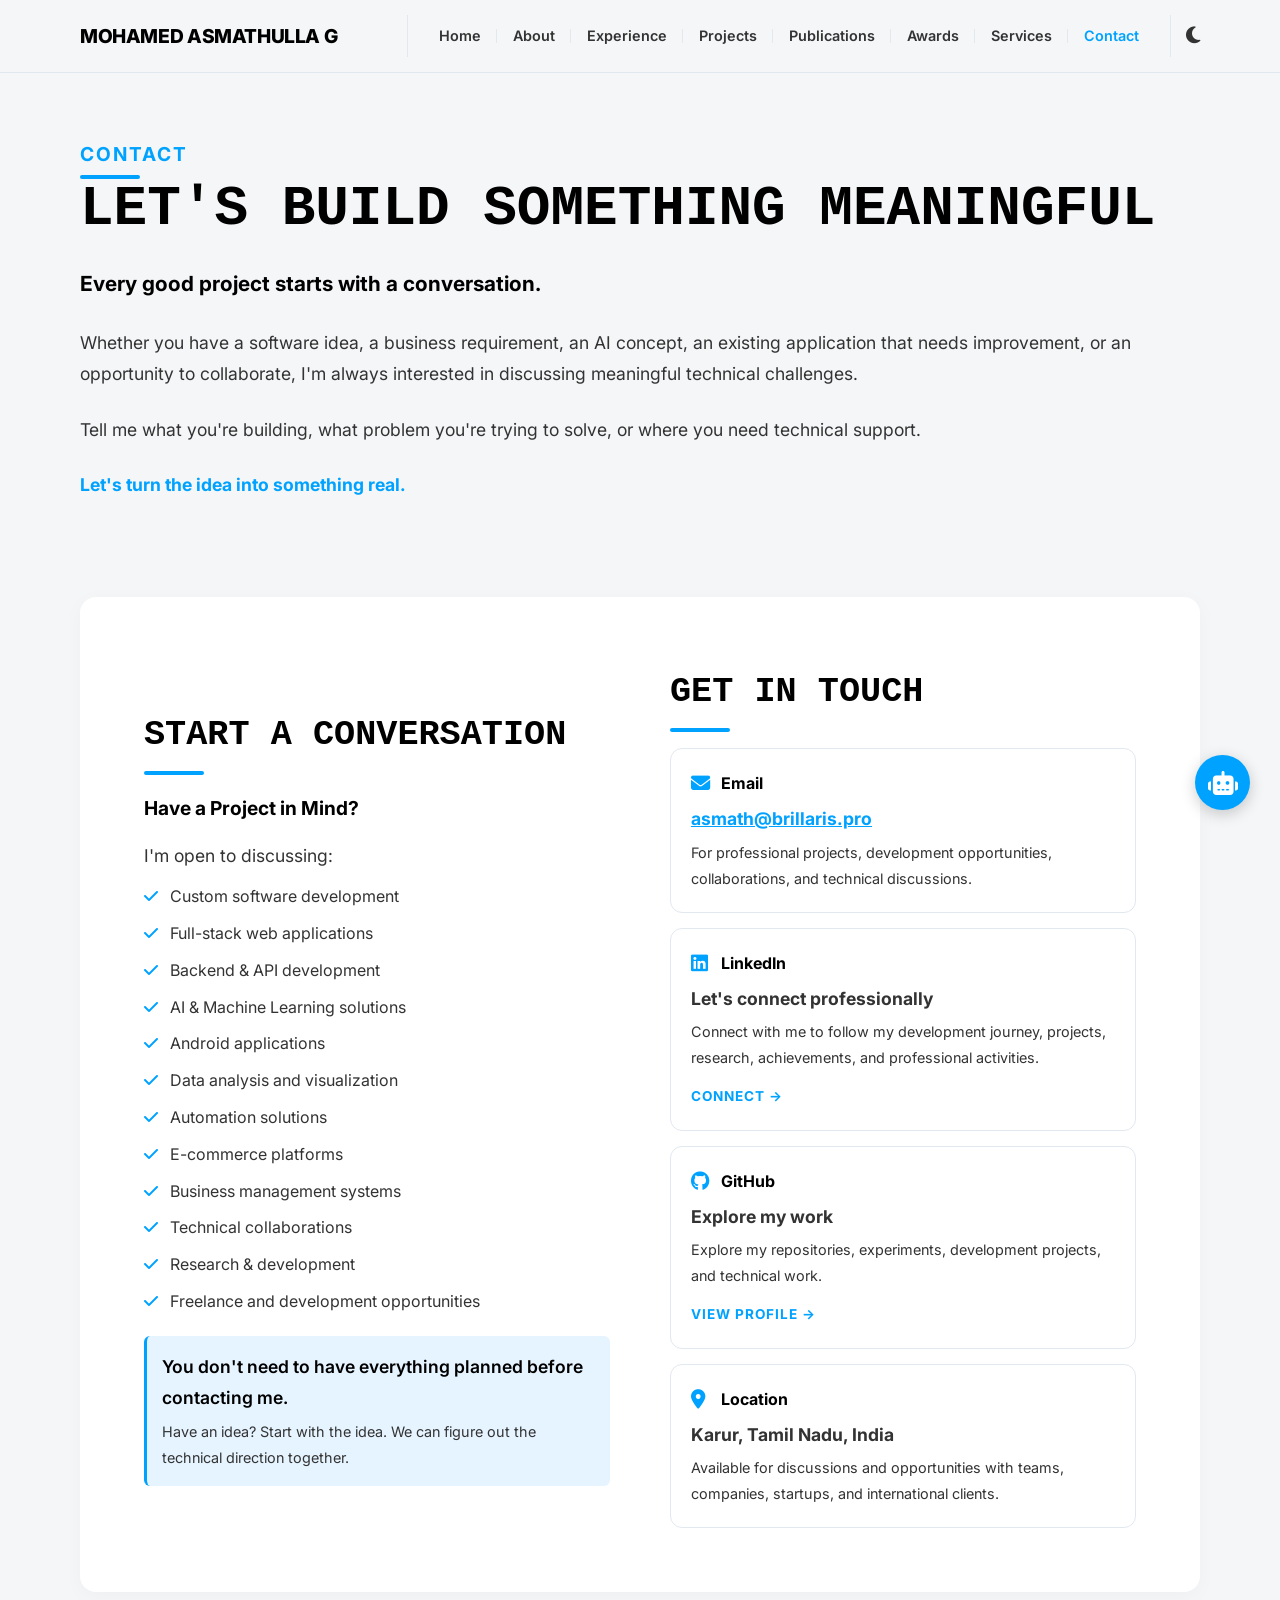
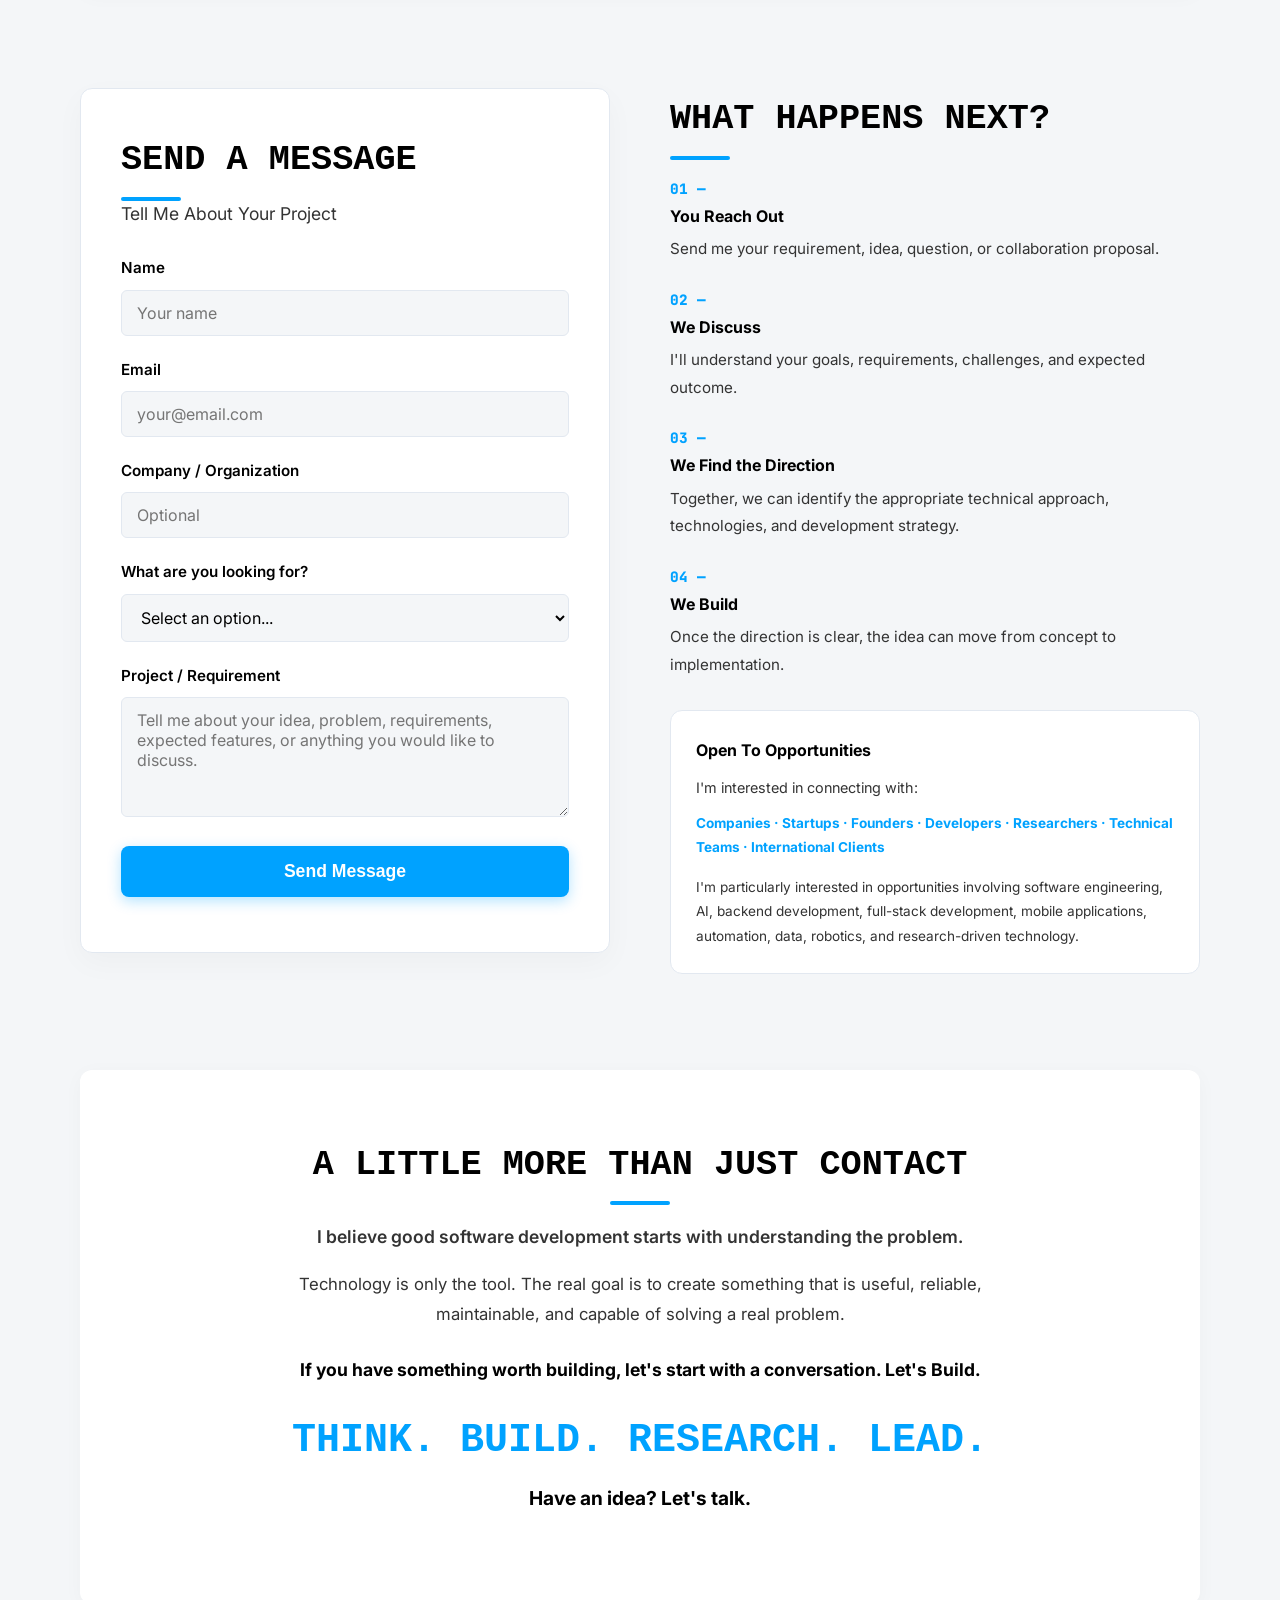
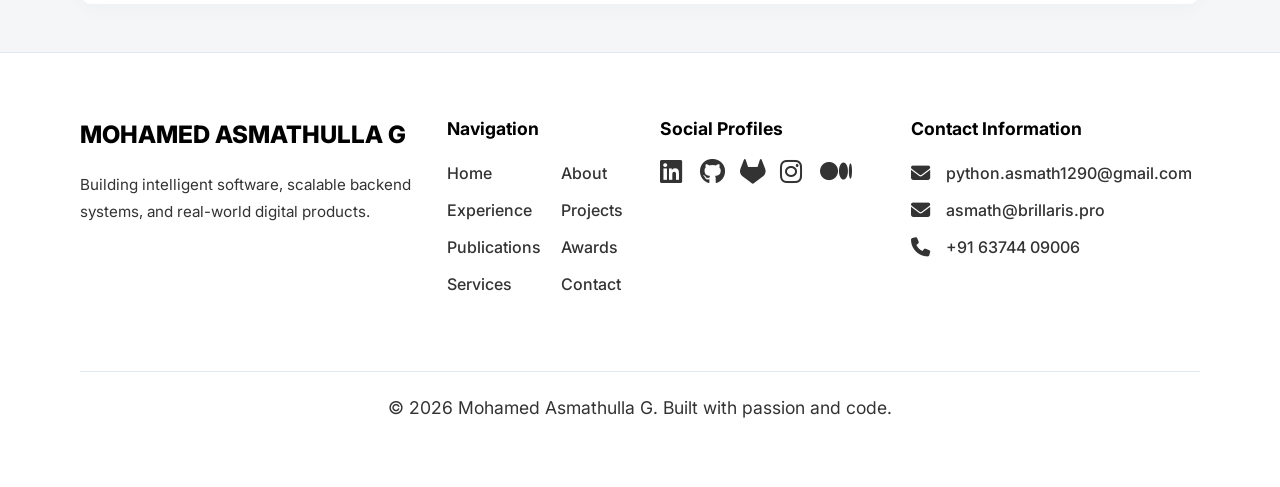
<file: contact.html>
<!DOCTYPE html>
<html lang="en">
<head>
  <!-- Google Tag Manager -->
  <script>(function(w,d,s,l,i){w[l]=w[l]||[];w[l].push({'gtm.start':
  new Date().getTime(),event:'gtm.js'});var f=d.getElementsByTagName(s)[0],
  j=d.createElement(s),dl=l!='dataLayer'?'&l='+l:'';j.async=true;j.src=
  'https://www.googletagmanager.com/gtm.js?id='+i+dl;f.parentNode.insertBefore(j,f);
  })(window,document,'script','dataLayer','GTM-K3PVVH7V');</script>
  <!-- End Google Tag Manager -->
  <link rel="icon" type="image/webp" href="images/logo.webp">
  <meta charset="utf-8" />
  <meta name="viewport" content="width=device-width, initial-scale=1" />
  <title>Contact | Mohamed Asmathulla G</title>
  <meta name="description" content="Portfolio of Mohamed Asmathulla G, a skilled AI Developer, Backend Engineer, and Full-Stack Developer specializing in Python, Machine Learning, and scalable web architectures.">
  <meta name="keywords" content="Mohamed Asmathulla, Mohamed Asmathulla G, Asmathulla, Asmath, Asmathull, Mohamed Asmath, Python AI Developer, Backend Engineer, Full-Stack Developer, Data Analyst, Software Engineer, InGen Dynamics, Brillaris Global">
  <meta name="author" content="Mohamed Asmathulla G">
  <meta property="og:title" content="Mohamed Asmathulla G | AI & Backend Developer">
  <meta property="og:description" content="Portfolio of Mohamed Asmathulla G, an AI Developer, Backend Engineer, and Full-Stack Developer. Explore my projects, research, and work experience.">
  <meta property="og:type" content="website">
  <meta name="robots" content="index, follow">
  <meta name="googlebot" content="index, follow">
  <link href="https://fonts.googleapis.com/css2?family=Inter:wght@400;500;600;700;800&family=JetBrains+Mono:wght@400;700;800&display=swap" rel="stylesheet">
  <link rel="stylesheet" href="https://cdnjs.cloudflare.com/ajax/libs/font-awesome/6.4.0/css/all.min.css">
  <link rel="stylesheet" href="style.css">
  <style>
    .contact-form {
      background: var(--card-bg);
      padding: 40px;
      border-radius: 12px;
      border: 1px solid var(--border);
      box-shadow: 0 10px 30px rgba(0,0,0,0.03);
    }
    .form-group {
      margin-bottom: 20px;
    }
    .form-group label {
      display: block;
      margin-bottom: 8px;
      font-weight: 600;
      color: var(--text-main);
      font-size: 0.95rem;
    }
    .form-control {
      width: 100%;
      padding: 12px 15px;
      border: 1px solid var(--border);
      border-radius: 6px;
      background: var(--bg);
      color: var(--text-main);
      font-family: inherit;
      font-size: 1rem;
      transition: all 0.2s ease;
    }
    .form-control:focus {
      outline: none;
      border-color: var(--accent);
      box-shadow: 0 0 0 3px var(--accent-light);
    }
    textarea.form-control {
      resize: vertical;
      min-height: 120px;
    }
  </style>
  <style>
    /* Mobile View Adjustments for contact Page Only */
    @media (max-width: 768px) {
      /* Reduce Fonts (excluding h1) */
      h2 { font-size: 1.5rem !important; line-height: 1.3 !important; }
      h3 { font-size: 1.1rem !important; line-height: 1.4 !important; }
      h4 { font-size: 1rem !important; }
      p, li { font-size: 0.95rem !important; line-height: 1.5 !important; }
      .btn { font-size: 0.9rem !important; padding: 10px 20px !important; }
      
      /* Reduce Containers & Spacing */
      .section-block { margin-top: 2rem !important; margin-bottom: 2rem !important; padding: 2rem 20px !important; }
      .container { padding: 0 15px !important; }
      .grid { gap: 1rem !important; }
      .card { padding: 15px !important; }
      
      /* Reduce Images */
      .flex-img { margin-top: 1rem !important; }
      .flex-img img { max-width: 70% !important; margin: 0 auto !important; display: block !important; border-radius: 12px !important; }
    }
    @media (max-width: 480px) {
      .flex-img img { max-width: 90% !important; }
    }
  </style>
<!-- Google tag (gtag.js) -->
<script async src="https://www.googletagmanager.com/gtag/js?id=G-6EF3W05Q1P"></script>
<script>
  window.dataLayer = window.dataLayer || [];
  function gtag(){dataLayer.push(arguments);}
  gtag('js', new Date());

  gtag('config', 'G-6EF3W05Q1P');
</script>
</head>
<body>
  <!-- Google Tag Manager (noscript) -->
  <noscript><iframe src="https://www.googletagmanager.com/ns.html?id=GTM-K3PVVH7V"
  height="0" width="0" style="display:none;visibility:hidden"></iframe></noscript>
  <!-- End Google Tag Manager (noscript) -->
  <header>
    <div class="container nav-container">
      <div class="logo"><a href="index.html">MOHAMED ASMATHULLA G</a></div>
      <div style="display:flex; align-items:center;">
        <nav class="nav-links">
          <a href="index.html">Home</a>
          <a href="about.html">About</a>
          <a href="experience.html">Experience</a>
          <a href="projects.html">Projects</a>
          <a href="publications.html">Publications</a>
          <a href="awards.html">Awards</a>
          <a href="services.html">Services</a>
          <a href="contact.html" class="active">Contact</a>
        </nav>
        <button class="mobile-menu-btn" id="mobile-menu-btn"><i class="fa-solid fa-bars"></i></button>
        <button class="theme-toggle" id="theme-toggle"><i class="fa-solid fa-moon"></i></button>
      </div>
    </div>
  </header>

  <main class="container">
    
    <!-- Hero Section -->
    <section class="section-block animate-up" style="margin-top: 4rem;">
      <h2 style="color:var(--accent); font-size:1.2rem; border:none; margin-bottom:0.5rem; font-family:'Inter', sans-serif; letter-spacing:0.1em; display:block;">CONTACT</h2>
      <h1 style="text-transform: uppercase;">Let's Build Something Meaningful</h1>
      
      <p style="font-weight: 700; font-size: 1.3rem; color: var(--text-main); margin-top:1.5rem;">
        Every good project starts with a conversation.
      </p>
      <p>
        Whether you have a software idea, a business requirement, an AI concept, an existing application that needs improvement, or an opportunity to collaborate, I'm always interested in discussing meaningful technical challenges.
      </p>
      <p>
        Tell me what you're building, what problem you're trying to solve, or where you need technical support.
      </p>
      <p style="font-weight:700; color:var(--accent); font-size:1.1rem; margin-top:1.5rem;">Let's turn the idea into something real.</p>
    </section>

    <!-- Start a Conversation & Get In Touch Split -->
    <section class="section-block bg-light animate-up">
      <div class="flex-split">
        <div class="flex-content">
          <h2 style="text-transform:uppercase;">Start a Conversation</h2>
          <h4 style="color:var(--text-main); margin-bottom:15px; font-size:1.2rem;">Have a Project in Mind?</h4>
          <p style="margin-bottom:10px;">I'm open to discussing:</p>
          <ul style="list-style:none; padding:0; margin-bottom:20px;">
            <li style="margin-bottom:8px;"><i class="fa-solid fa-check" style="color:var(--accent); margin-right:8px;"></i> Custom software development</li>
            <li style="margin-bottom:8px;"><i class="fa-solid fa-check" style="color:var(--accent); margin-right:8px;"></i> Full-stack web applications</li>
            <li style="margin-bottom:8px;"><i class="fa-solid fa-check" style="color:var(--accent); margin-right:8px;"></i> Backend &amp; API development</li>
            <li style="margin-bottom:8px;"><i class="fa-solid fa-check" style="color:var(--accent); margin-right:8px;"></i> AI &amp; Machine Learning solutions</li>
            <li style="margin-bottom:8px;"><i class="fa-solid fa-check" style="color:var(--accent); margin-right:8px;"></i> Android applications</li>
            <li style="margin-bottom:8px;"><i class="fa-solid fa-check" style="color:var(--accent); margin-right:8px;"></i> Data analysis and visualization</li>
            <li style="margin-bottom:8px;"><i class="fa-solid fa-check" style="color:var(--accent); margin-right:8px;"></i> Automation solutions</li>
            <li style="margin-bottom:8px;"><i class="fa-solid fa-check" style="color:var(--accent); margin-right:8px;"></i> E-commerce platforms</li>
            <li style="margin-bottom:8px;"><i class="fa-solid fa-check" style="color:var(--accent); margin-right:8px;"></i> Business management systems</li>
            <li style="margin-bottom:8px;"><i class="fa-solid fa-check" style="color:var(--accent); margin-right:8px;"></i> Technical collaborations</li>
            <li style="margin-bottom:8px;"><i class="fa-solid fa-check" style="color:var(--accent); margin-right:8px;"></i> Research &amp; development</li>
            <li style="margin-bottom:8px;"><i class="fa-solid fa-check" style="color:var(--accent); margin-right:8px;"></i> Freelance and development opportunities</li>
          </ul>
          
          <div style="background:var(--accent-light); padding:15px; border-radius:6px; border-left:3px solid var(--accent); margin-top:20px;">
            <p style="font-weight:600; color:var(--text-main); margin-bottom:5px;">You don't need to have everything planned before contacting me.</p>
            <p style="font-size:0.9rem; margin-bottom:0;">Have an idea? Start with the idea. We can figure out the technical direction together.</p>
          </div>
        </div>
        
        <div class="flex-content">
          <h2 style="text-transform:uppercase;">Get In Touch</h2>
          
          <!-- Email -->
          <div class="card" style="padding:20px; margin-bottom:15px;">
            <h4 style="color:var(--text-main); margin-bottom:5px; display:flex; align-items:center;"><i class="fa-solid fa-envelope" style="color:var(--accent); font-size:1.2rem; width:30px;"></i> Email</h4>
            <a href="mailto:asmath@brillaris.pro" style="font-weight:700; color:var(--accent); text-decoration:underline; font-size:1.1rem; display:inline-block; margin-bottom:5px;">asmath@brillaris.pro</a>
            <p style="font-size:0.9rem; margin-bottom:0;">For professional projects, development opportunities, collaborations, and technical discussions.</p>
          </div>
          
          <!-- LinkedIn -->
          <div class="card" style="padding:20px; margin-bottom:15px;">
            <h4 style="color:var(--text-main); margin-bottom:5px; display:flex; align-items:center;"><i class="fa-brands fa-linkedin" style="color:var(--accent); font-size:1.2rem; width:30px;"></i> LinkedIn</h4>
            <p style="font-weight:700; margin-bottom:5px;">Let's connect professionally</p>
            <p style="font-size:0.9rem; margin-bottom:10px;">Connect with me to follow my development journey, projects, research, achievements, and professional activities.</p>
            <a href="https://www.linkedin.com/in/mohamed-asmathulla-g-2024a8287/" target="_blank" style="font-weight:700; font-size:0.85rem; color:var(--accent); text-transform:uppercase; letter-spacing:1px;">Connect &rarr;</a>
          </div>
          
          <!-- GitHub -->
          <div class="card" style="padding:20px; margin-bottom:15px;">
            <h4 style="color:var(--text-main); margin-bottom:5px; display:flex; align-items:center;"><i class="fa-brands fa-github" style="color:var(--accent); font-size:1.2rem; width:30px;"></i> GitHub</h4>
            <p style="font-weight:700; margin-bottom:5px;">Explore my work</p>
            <p style="font-size:0.9rem; margin-bottom:10px;">Explore my repositories, experiments, development projects, and technical work.</p>
            <a href="https://github.com/Mr-asmath/" target="_blank" style="font-weight:700; font-size:0.85rem; color:var(--accent); text-transform:uppercase; letter-spacing:1px;">View Profile &rarr;</a>
          </div>

          <!-- Location -->
          <div class="card" style="padding:20px;">
            <h4 style="color:var(--text-main); margin-bottom:5px; display:flex; align-items:center;"><i class="fa-solid fa-location-dot" style="color:var(--accent); font-size:1.2rem; width:30px;"></i> Location</h4>
            <p style="font-weight:700; margin-bottom:5px;">Karur, Tamil Nadu, India</p>
            <p style="font-size:0.9rem; margin-bottom:0;">Available for discussions and opportunities with teams, companies, startups, and international clients.</p>
          </div>
        </div>
      </div>
    </section>

    <!-- Send a Message Form -->
    <section class="section-block animate-up">
      <div class="flex-split reverse" style="align-items:flex-start;">
        <div class="flex-content">
          <h2 style="text-transform:uppercase;">What Happens Next?</h2>
          
          <div style="margin-bottom:20px;">
            <p style="color:var(--accent); font-weight:800; font-family:'JetBrains Mono', monospace; font-size:0.9rem; margin-bottom:0;">01 &mdash;</p>
            <h4 style="color:var(--text-main); margin-bottom:5px;">You Reach Out</h4>
            <p style="font-size:0.95rem;">Send me your requirement, idea, question, or collaboration proposal.</p>
          </div>
          
          <div style="margin-bottom:20px;">
            <p style="color:var(--accent); font-weight:800; font-family:'JetBrains Mono', monospace; font-size:0.9rem; margin-bottom:0;">02 &mdash;</p>
            <h4 style="color:var(--text-main); margin-bottom:5px;">We Discuss</h4>
            <p style="font-size:0.95rem;">I'll understand your goals, requirements, challenges, and expected outcome.</p>
          </div>
          
          <div style="margin-bottom:20px;">
            <p style="color:var(--accent); font-weight:800; font-family:'JetBrains Mono', monospace; font-size:0.9rem; margin-bottom:0;">03 &mdash;</p>
            <h4 style="color:var(--text-main); margin-bottom:5px;">We Find the Direction</h4>
            <p style="font-size:0.95rem;">Together, we can identify the appropriate technical approach, technologies, and development strategy.</p>
          </div>
          
          <div style="margin-bottom:20px;">
            <p style="color:var(--accent); font-weight:800; font-family:'JetBrains Mono', monospace; font-size:0.9rem; margin-bottom:0;">04 &mdash;</p>
            <h4 style="color:var(--text-main); margin-bottom:5px;">We Build</h4>
            <p style="font-size:0.95rem;">Once the direction is clear, the idea can move from concept to implementation.</p>
          </div>
          
          <div class="card bg-light" style="margin-top:2rem; padding:25px; box-shadow:none;">
            <h4 style="color:var(--text-main); margin-bottom:10px;">Open To Opportunities</h4>
            <p style="font-size:0.9rem; margin-bottom:10px;">I'm interested in connecting with:</p>
            <p style="font-weight:700; color:var(--accent); font-size:0.85rem; margin-bottom:15px;">Companies &middot; Startups &middot; Founders &middot; Developers &middot; Researchers &middot; Technical Teams &middot; International Clients</p>
            <p style="font-size:0.85rem; margin-bottom:0;">I'm particularly interested in opportunities involving software engineering, AI, backend development, full-stack development, mobile applications, automation, data, robotics, and research-driven technology.</p>
          </div>
        </div>
        
        <div class="flex-content">
          <div class="contact-form">
            <h2 style="text-transform:uppercase; margin-bottom:5px;">Send a Message</h2>
            <p style="color:var(--text-muted); margin-bottom:25px;">Tell Me About Your Project</p>
            
            <form id="contactForm">
              <div class="form-group">
                <label for="name">Name</label>
                <input type="text" id="name" class="form-control" placeholder="Your name" required>
              </div>
              
              <div class="form-group">
                <label for="email">Email</label>
                <input type="email" id="email" class="form-control" placeholder="your@email.com" required>
              </div>
              
              <div class="form-group">
                <label for="company">Company / Organization</label>
                <input type="text" id="company" class="form-control" placeholder="Optional">
              </div>
              
              <div class="form-group">
                <label for="service">What are you looking for?</label>
                <select id="service" class="form-control" required>
                  <option value="" disabled selected>Select an option...</option>
                  <option value="web">Web Development</option>
                  <option value="backend">Backend &amp; API Development</option>
                  <option value="ai">AI / Machine Learning</option>
                  <option value="android">Android Development</option>
                  <option value="data">Data &amp; Analytics</option>
                  <option value="automation">Automation</option>
                  <option value="devops">DevOps &amp; Deployment</option>
                  <option value="research">Research Collaboration</option>
                  <option value="other">Other</option>
                </select>
              </div>
              
              <div class="form-group">
                <label for="message">Project / Requirement</label>
                <textarea id="message" class="form-control" placeholder="Tell me about your idea, problem, requirements, expected features, or anything you would like to discuss." required></textarea>
              </div>
              
              <div id="formStatus" style="margin-bottom:15px; font-weight:600; font-size:0.95rem; display:none; padding:10px; border-radius:6px;"></div>
              <button type="submit" id="submitBtn" class="btn" style="width:100%; border:none; padding:15px; font-size:1.1rem; cursor:pointer;">Send Message</button>
            </form>
          </div>
        </div>
      </div>
    </section>

    <!-- Footer Philosophy CTA -->
    <section class="section-block text-center animate-up bg-light" style="padding: 4rem 2rem; border-radius:12px; margin-bottom:3rem;">
      <h2 style="text-transform:uppercase; display:block;">A Little More Than Just Contact</h2>
      
      <p style="margin: 1.5rem auto 1rem; max-width: 700px; font-size:1.1rem; font-weight:600;">
        I believe good software development starts with understanding the problem.
      </p>
      <p style="margin: 0 auto 1.5rem; max-width: 700px; font-size:1.05rem;">
        Technology is only the tool. The real goal is to create something that is useful, reliable, maintainable, and capable of solving a real problem.
      </p>
      
      <p style="margin: 0 auto 2rem; max-width: 700px; font-size:1.1rem; font-weight:700; color:var(--text-main);">
        If you have something worth building, let's start with a conversation. Let's Build.
      </p>
      
      <h1 style="text-transform:uppercase; font-size:2.5rem; color:var(--accent); line-height:1.2; margin-bottom:1rem;">THINK. BUILD. RESEARCH. LEAD.</h1>
      <p style="font-size:1.2rem; font-weight:bold; color:var(--text-main);">Have an idea? Let's talk.</p>
    </section>

  </main>

  <footer>
    <div class="container">
      <div class="footer-content">
        <div>
          <div class="footer-logo">MOHAMED ASMATHULLA G</div>
          <p style="max-width: 400px; font-size: 0.95rem;">Building intelligent software, scalable backend systems, and real-world digital products.</p>
        </div>
        
        <div class="footer-links">
          <h4>Navigation</h4>
          <ul style="list-style:none; padding:0; display:grid; grid-template-columns: 1fr 1fr; column-gap: 20px;">
            <li style="margin-bottom:8px;"><a href="index.html" style="color:var(--text-muted);">Home</a></li>
            <li style="margin-bottom:8px;"><a href="about.html" style="color:var(--text-muted);">About</a></li>
            <li style="margin-bottom:8px;"><a href="experience.html" style="color:var(--text-muted);">Experience</a></li>
            <li style="margin-bottom:8px;"><a href="projects.html" style="color:var(--text-muted);">Projects</a></li>
            <li style="margin-bottom:8px;"><a href="publications.html" style="color:var(--text-muted);">Publications</a></li>
            <li style="margin-bottom:8px;"><a href="awards.html" style="color:var(--text-muted);">Awards</a></li>
            <li style="margin-bottom:8px;"><a href="services.html" style="color:var(--text-muted);">Services</a></li>
            <li style="margin-bottom:8px;"><a href="contact.html" style="color:var(--text-muted);">Contact</a></li>
          </ul>
        </div>

        <div class="footer-links">
          <h4>Social Profiles</h4>
          <ul style="display: flex; gap: 20px; list-style:none; padding:0;">
            <li><a href="https://www.linkedin.com/in/mohamed-asmathulla-g-2024a8287/" target="_blank" title="LinkedIn"><i class="fa-brands fa-linkedin" style="font-size: 1.6rem;"></i></a></li>
            <li><a href="https://github.com/Mr-asmath/" target="_blank" title="GitHub"><i class="fa-brands fa-github" style="font-size: 1.6rem;"></i></a></li>
            <li><a href="http://gitlab.com/Asmath2005/" target="_blank" title="GitLab"><i class="fa-brands fa-gitlab" style="font-size: 1.6rem;"></i></a></li>
            <li><a href="https://www.instagram.com/programming_tamizhan" target="_blank" title="Instagram"><i class="fa-brands fa-instagram" style="font-size: 1.6rem;"></i></a></li>
            <li><a href="https://medium.com/@python.asmath1290" target="_blank" title="Medium"><i class="fa-brands fa-medium" style="font-size: 1.6rem;"></i></a></li>
          </ul>
        </div>
        
        <div class="footer-links">
          <h4>Contact Information</h4>
          <ul style="list-style:none; padding:0;">
            <li style="margin-bottom:8px;"><a href="mailto:python.asmath1290@gmail.com"><i class="fa-solid fa-envelope" style="margin-right:5px;"></i> python.asmath1290@gmail.com</a></li>
            <li style="margin-bottom:8px;"><a href="mailto:asmath@brillaris.pro"><i class="fa-solid fa-envelope" style="margin-right:5px;"></i> asmath@brillaris.pro</a></li>
            <li style="margin-bottom:8px;"><a href="tel:+916374409006"><i class="fa-solid fa-phone" style="margin-right:5px;"></i> +91 63744 09006</a></li>
          </ul>
        </div>
      </div>
      <div class="footer-bottom" style="text-align:center; padding-top:20px; border-top:1px solid var(--border); color:var(--text-muted); font-size:0.9rem;">
        <p>&copy; 2026 Mohamed Asmathulla G. Built with passion and code.</p>
      </div>
    </div>
  </footer>

  
  <button id="scrollToTop" class="scroll-to-top" title="Go to top"><i class="fa-solid fa-arrow-up"></i></button>
    <!-- AI Chat Widget -->
  <div class="ai-chat-widget">
    <button id="ai-chat-toggle" class="ai-chat-toggle">
      <i class="fa-solid fa-robot"></i>
    </button>
    <div id="ai-chat-window" class="ai-chat-window">
      <div class="ai-chat-header">
        <h4 style="margin:0; font-size:1rem; color:var(--text-main);"><i class="fa-solid fa-robot" style="color:var(--accent); margin-right:8px;"></i> AI Assistant</h4>
        <button id="ai-chat-close" style="background:none; border:none; color:var(--text-muted); cursor:pointer;"><i class="fa-solid fa-xmark"></i></button>
      </div>
      <div id="ai-chat-messages" class="ai-chat-messages">
        <div class="ai-message bot">Hi there! I'm an AI assistant trained on Mohamed Asmathulla's portfolio. Ask me anything about his experience, projects, or skills!</div>
      </div>
      <div class="ai-chat-input-area">
        <input type="text" id="ai-chat-input" placeholder="Type a message..." autocomplete="off">
        <button id="ai-chat-send"><i class="fa-solid fa-paper-plane"></i></button>
      </div>
    </div>
  </div>
  <script src="main.js"></script>
</body>
</html>
</file>
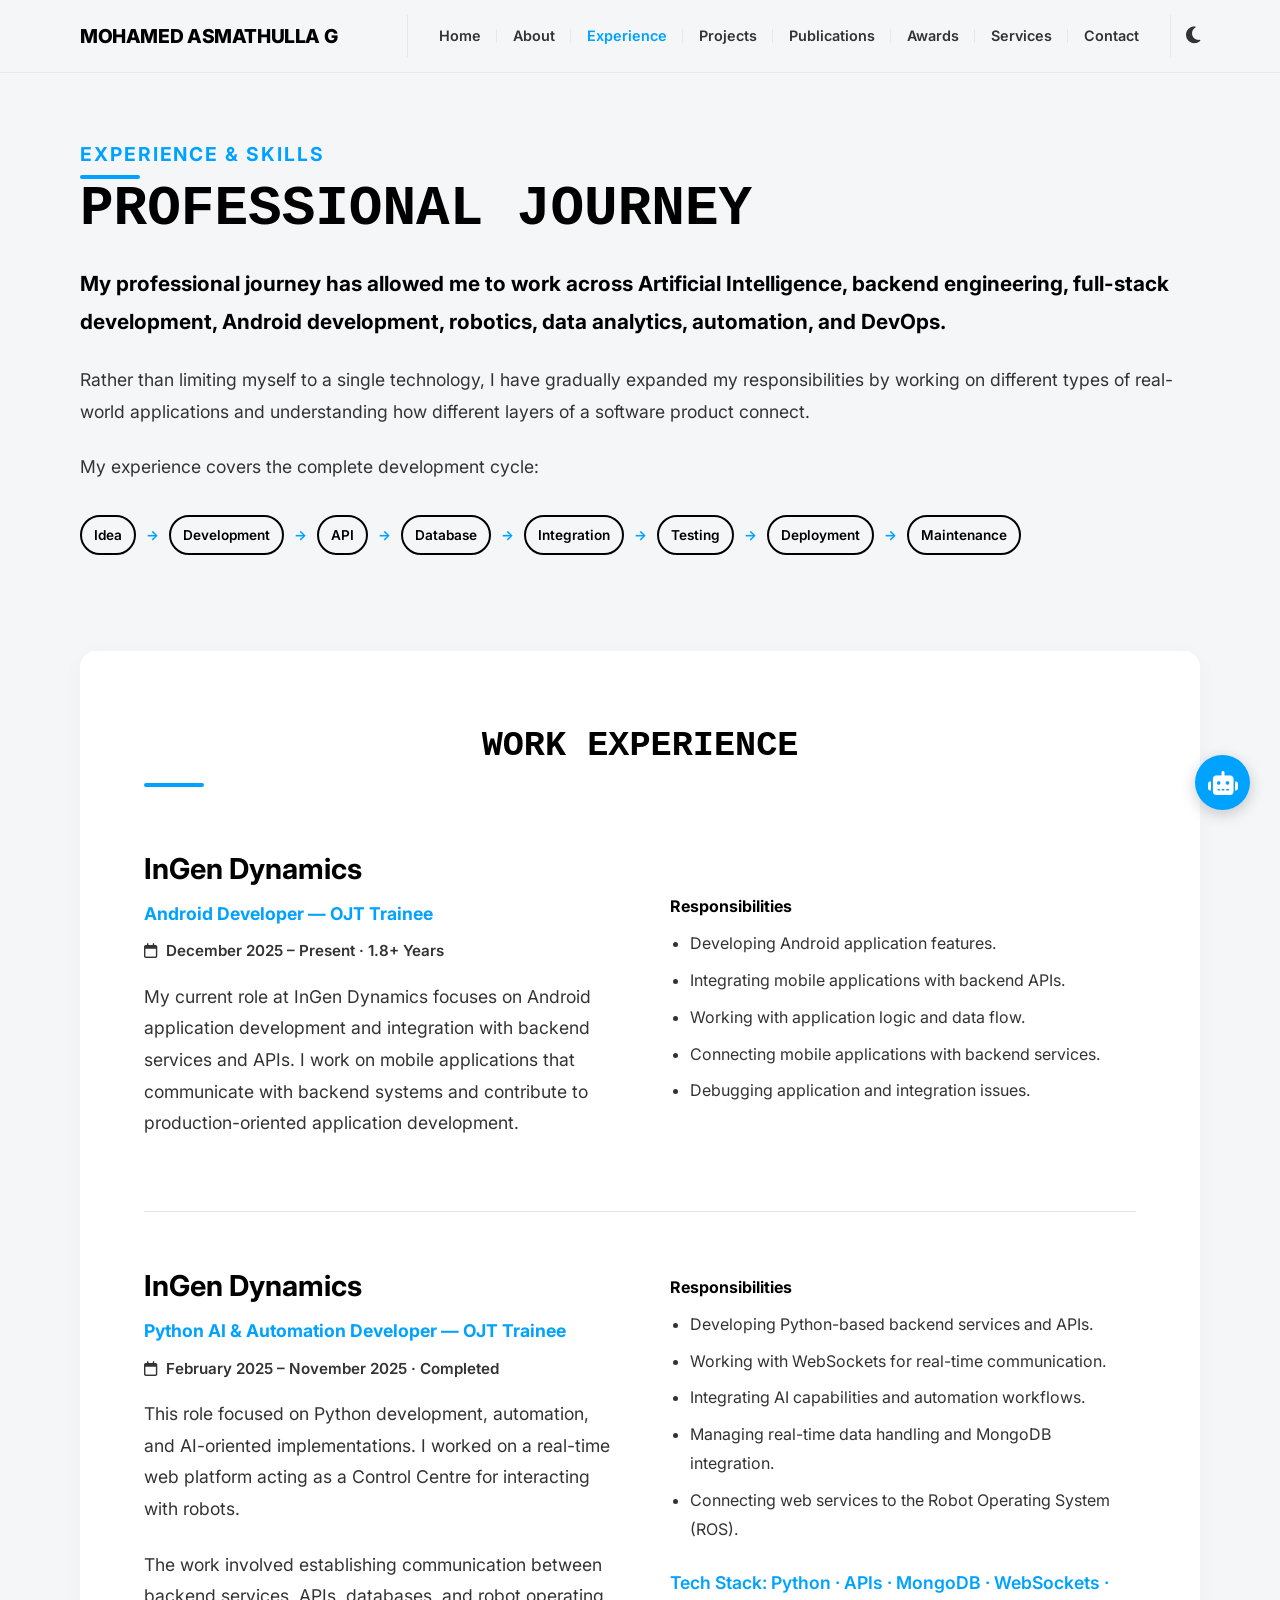
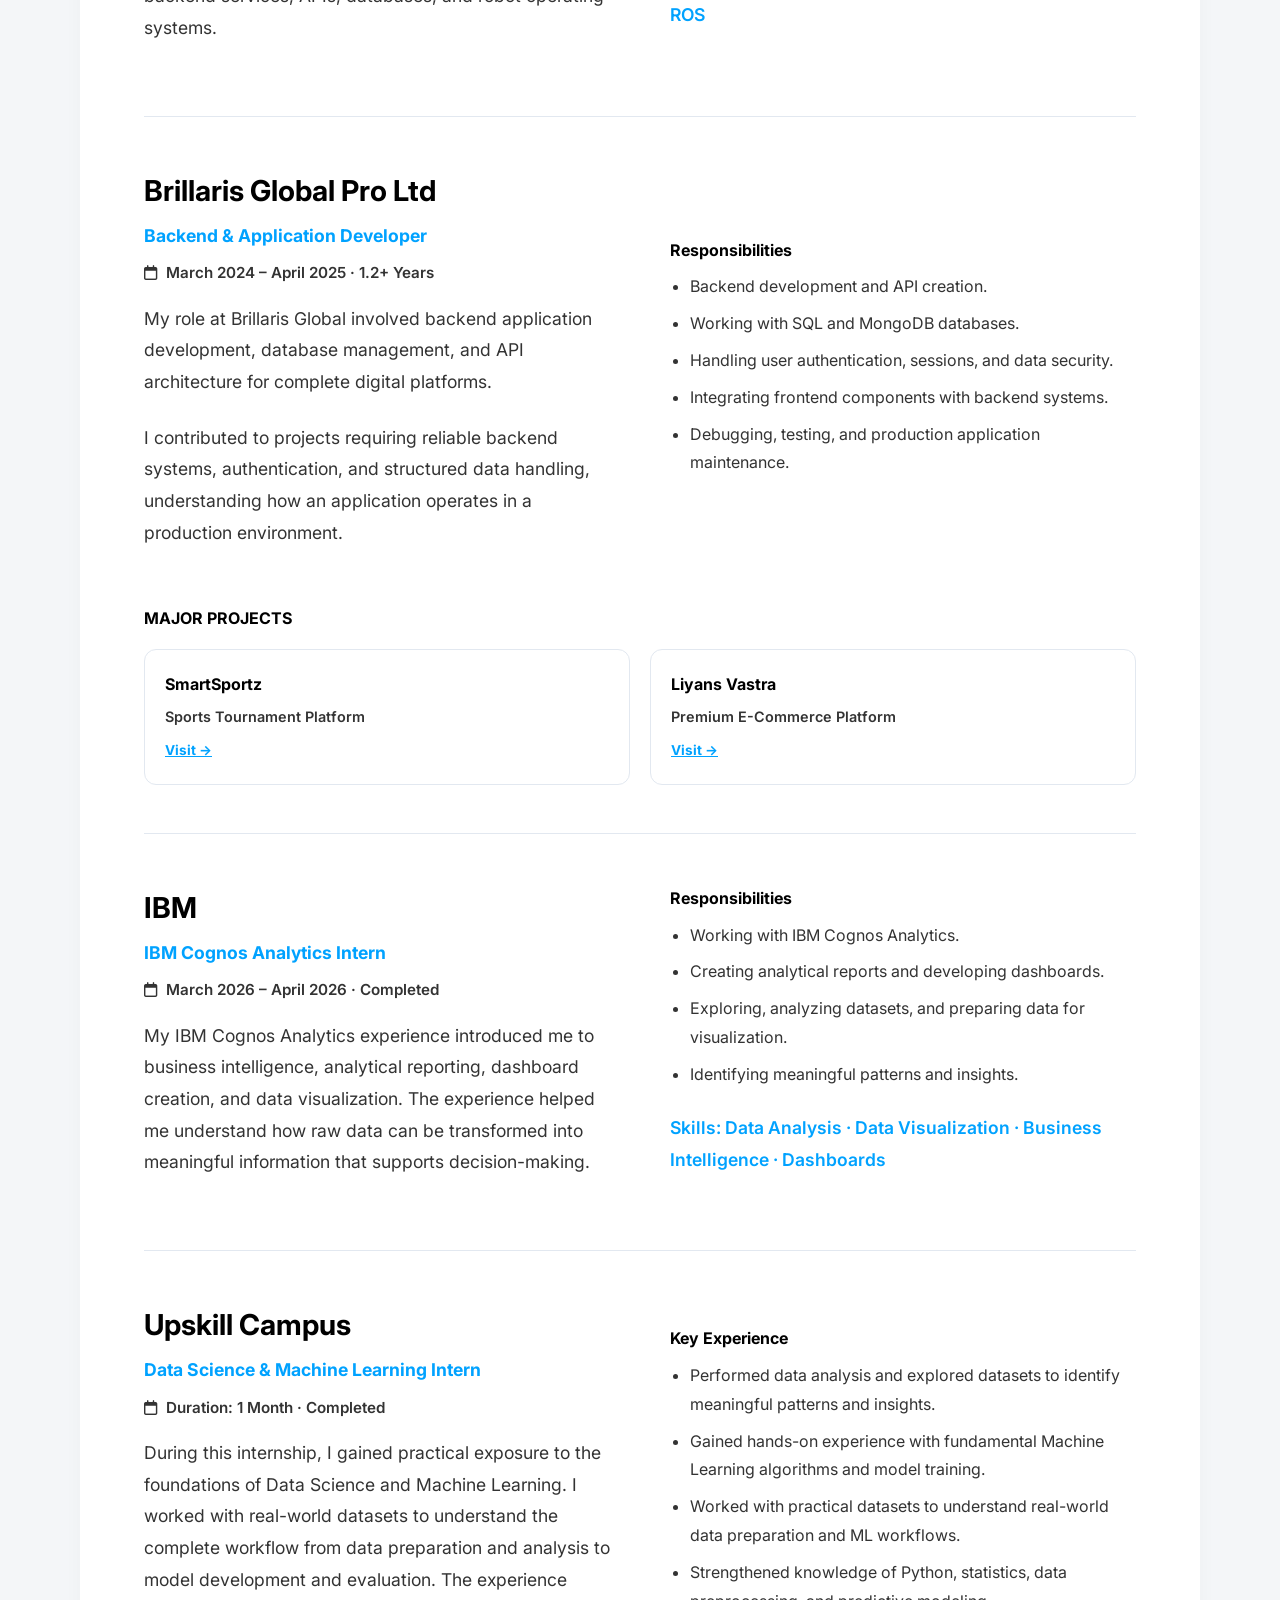
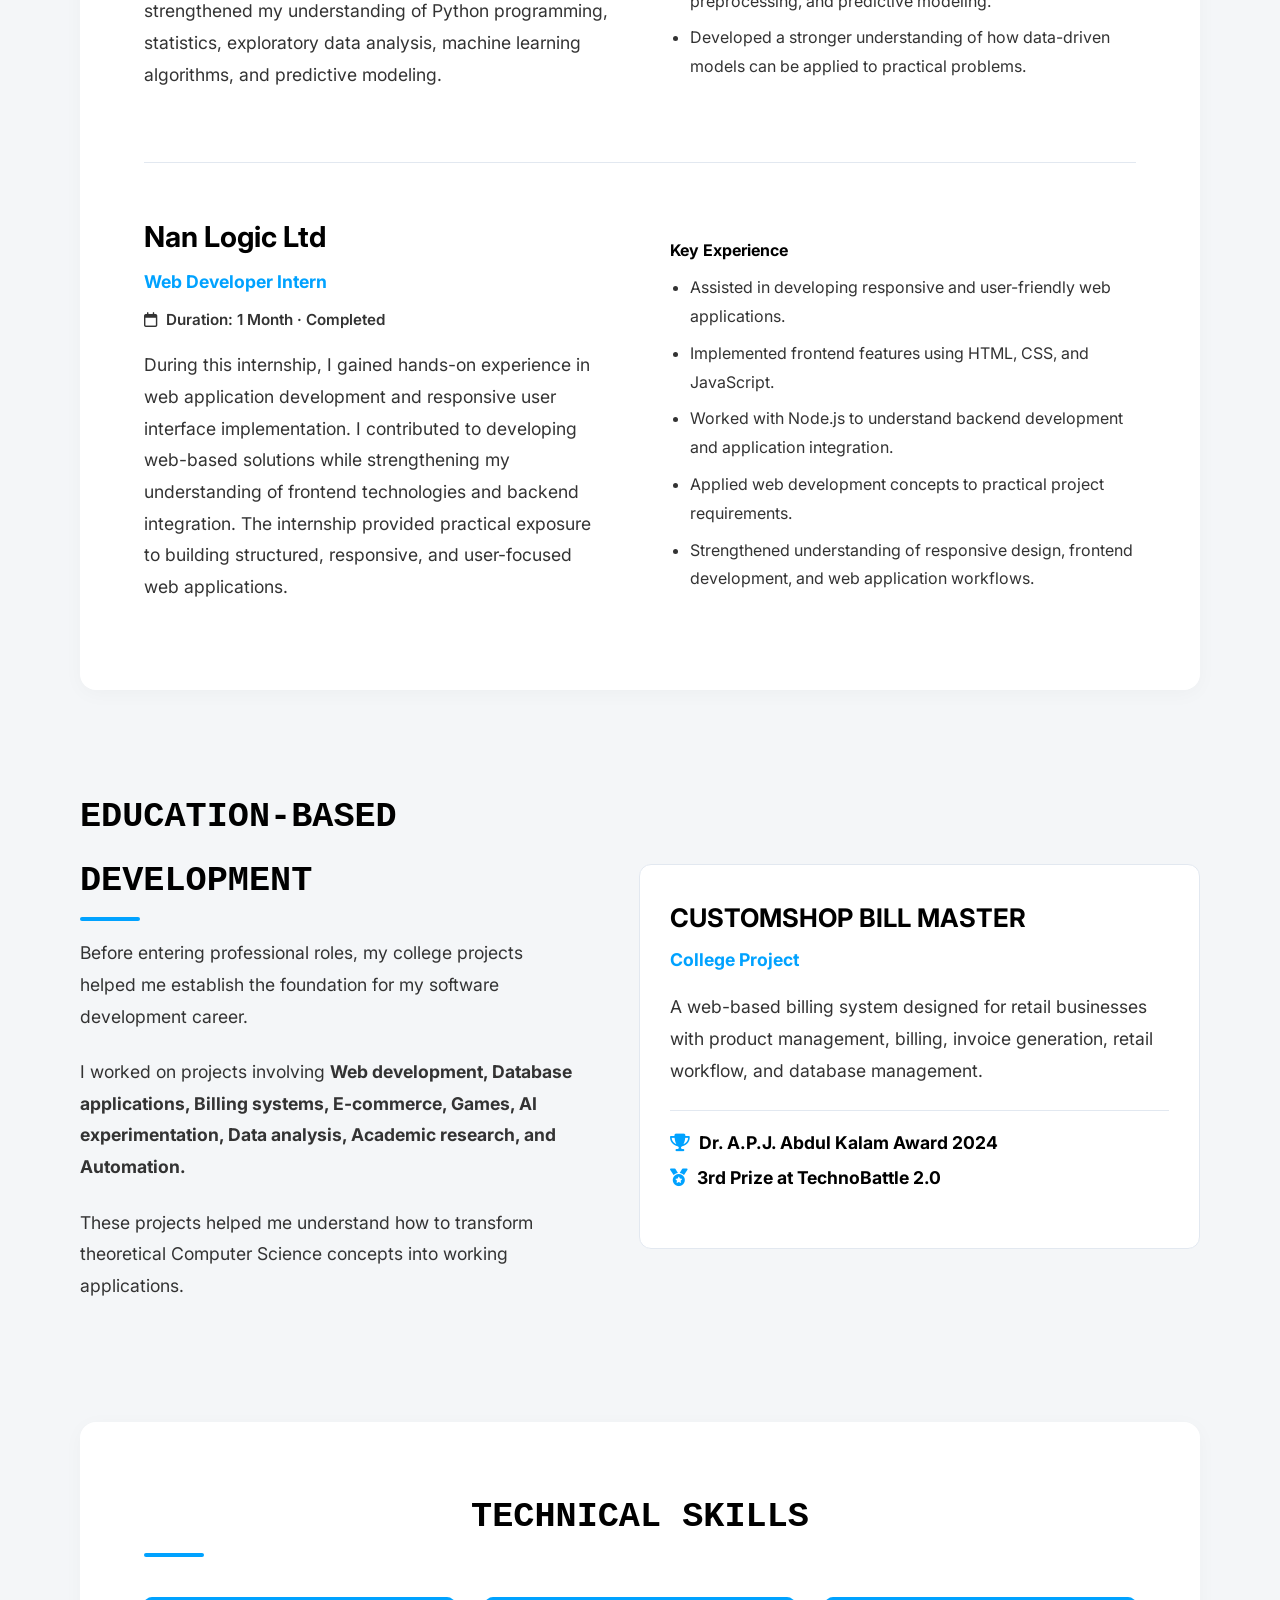
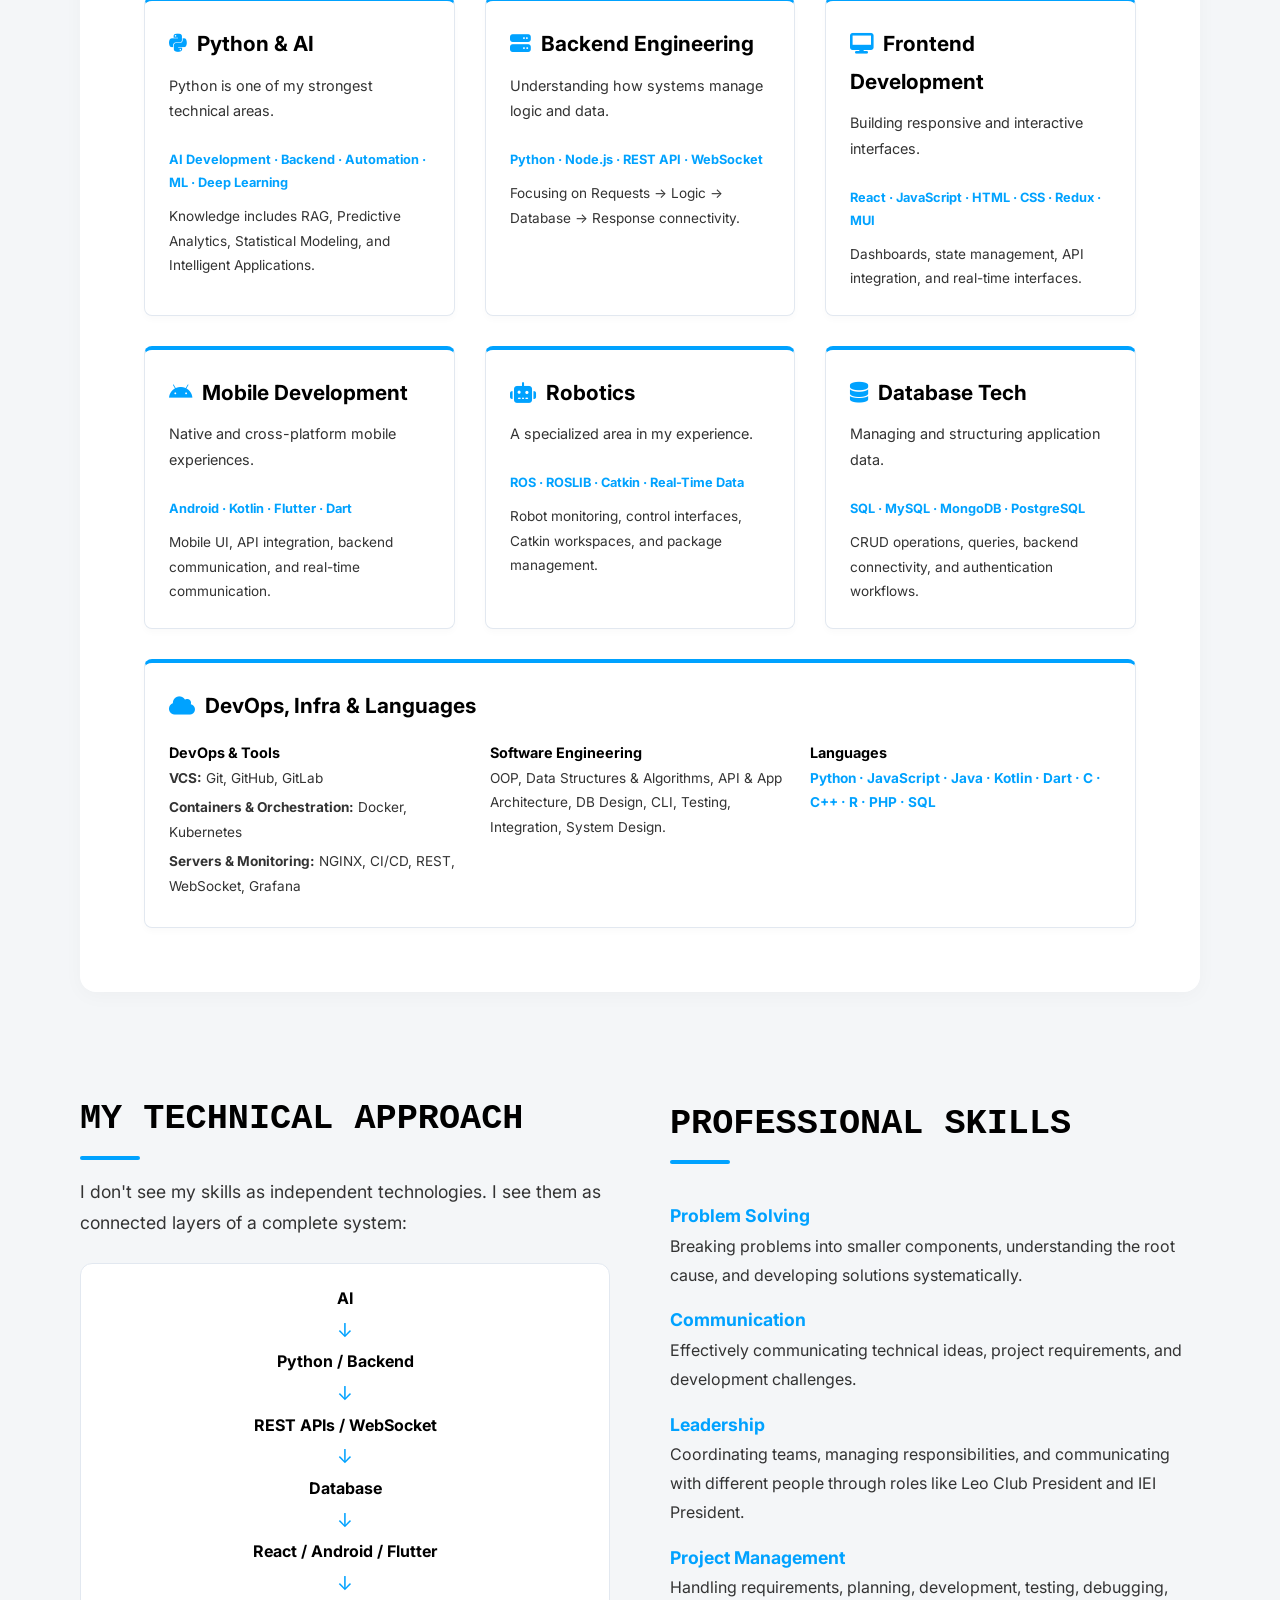
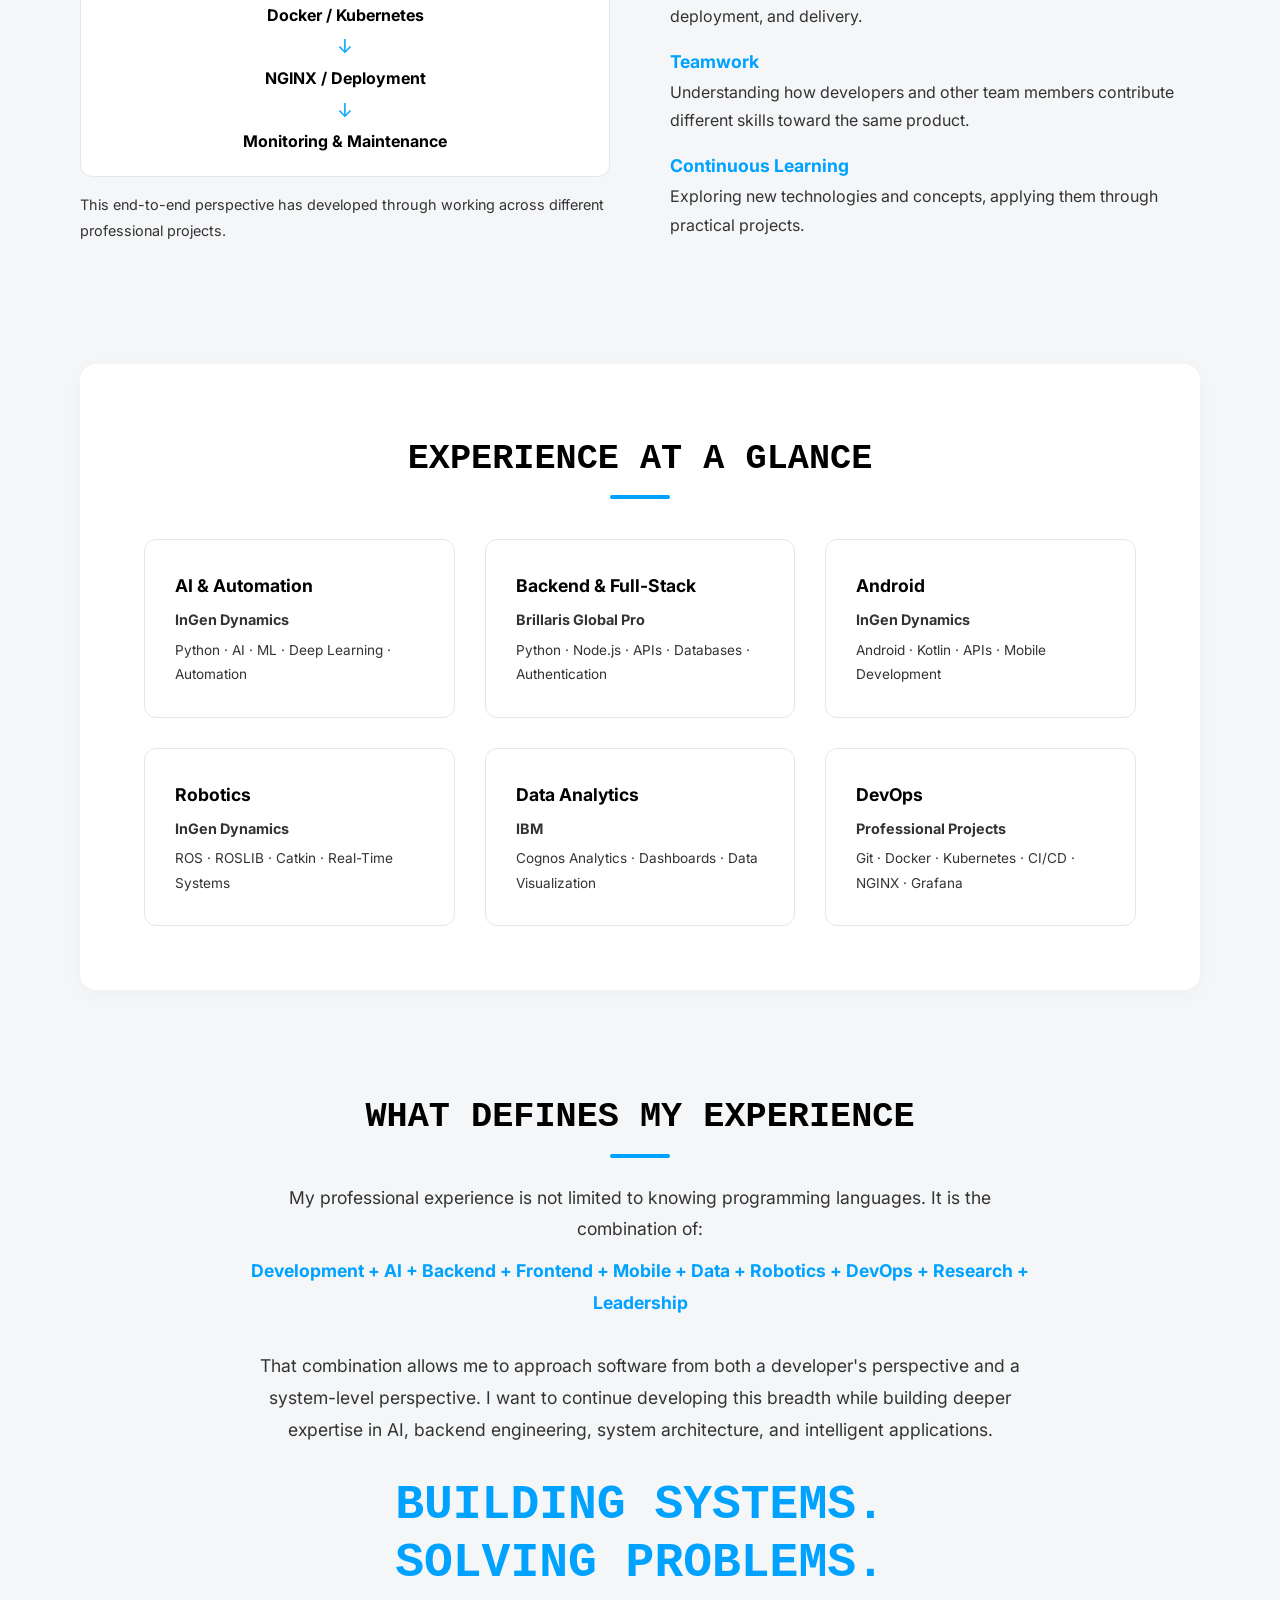
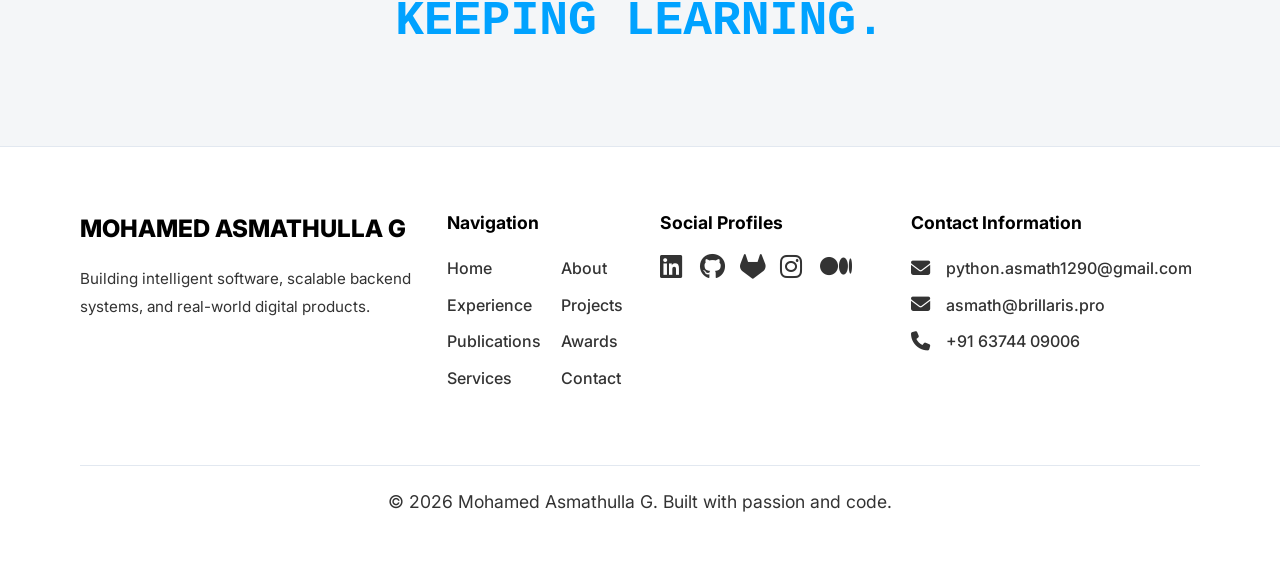
<file: experience.html>
<!DOCTYPE html>
<html lang="en">
<head>
  <!-- Google Tag Manager -->
  <script>(function(w,d,s,l,i){w[l]=w[l]||[];w[l].push({'gtm.start':
  new Date().getTime(),event:'gtm.js'});var f=d.getElementsByTagName(s)[0],
  j=d.createElement(s),dl=l!='dataLayer'?'&l='+l:'';j.async=true;j.src=
  'https://www.googletagmanager.com/gtm.js?id='+i+dl;f.parentNode.insertBefore(j,f);
  })(window,document,'script','dataLayer','GTM-K3PVVH7V');</script>
  <!-- End Google Tag Manager -->
  <link rel="icon" type="image/webp" href="images/logo.webp">
  <meta charset="utf-8" />
  <meta name="viewport" content="width=device-width, initial-scale=1" />
  <title>Experience & Skills | Mohamed Asmathulla G</title>
  <meta name="description" content="Portfolio of Mohamed Asmathulla G, a skilled AI Developer, Backend Engineer, and Full-Stack Developer specializing in Python, Machine Learning, and scalable web architectures.">
  <meta name="keywords" content="Mohamed Asmathulla, Mohamed Asmathulla G, Asmathulla, Asmath, Asmathull, Mohamed Asmath, Python AI Developer, Backend Engineer, Full-Stack Developer, Data Analyst, Software Engineer, InGen Dynamics, Brillaris Global">
  <meta name="author" content="Mohamed Asmathulla G">
  <meta property="og:title" content="Mohamed Asmathulla G | AI & Backend Developer">
  <meta property="og:description" content="Portfolio of Mohamed Asmathulla G, an AI Developer, Backend Engineer, and Full-Stack Developer. Explore my projects, research, and work experience.">
  <meta property="og:type" content="website">
  <meta name="robots" content="index, follow">
  <meta name="googlebot" content="index, follow">
  <link href="https://fonts.googleapis.com/css2?family=Inter:wght@400;500;600;700;800&family=JetBrains+Mono:wght@400;700;800&display=swap" rel="stylesheet">
  <link rel="stylesheet" href="https://cdnjs.cloudflare.com/ajax/libs/font-awesome/6.4.0/css/all.min.css">
  <link rel="stylesheet" href="style.css">
  <style>
    /* Mobile View Adjustments for Experience Page Only */
    @media (max-width: 768px) {
      /* Reduce Fonts (excluding h1) */
      h2 { font-size: 1.5rem !important; line-height: 1.3 !important; }
      h3 { font-size: 1.1rem !important; line-height: 1.4 !important; }
      h4 { font-size: 1rem !important; }
      p, li { font-size: 0.95rem !important; line-height: 1.5 !important; }
      .btn { font-size: 0.9rem !important; padding: 10px 20px !important; }
      
      /* Reduce Containers & Spacing */
      .section-block { margin-top: 2rem !important; margin-bottom: 2rem !important; padding: 2rem 20px !important; }
      .container { padding: 0 15px !important; }
      .grid { gap: 1rem !important; }
      .card { padding: 15px !important; }
      
      /* Reduce Images */
      .flex-img { margin-top: 1rem !important; }
      .flex-img img { max-width: 70% !important; margin: 0 auto !important; display: block !important; border-radius: 12px !important; }
    }
    @media (max-width: 480px) {
      .flex-img img { max-width: 90% !important; }
    }
  </style>
<!-- Google tag (gtag.js) -->
<script async src="https://www.googletagmanager.com/gtag/js?id=G-6EF3W05Q1P"></script>
<script>
  window.dataLayer = window.dataLayer || [];
  function gtag(){dataLayer.push(arguments);}
  gtag('js', new Date());

  gtag('config', 'G-6EF3W05Q1P');
</script>
</head>
<body>
  <!-- Google Tag Manager (noscript) -->
  <noscript><iframe src="https://www.googletagmanager.com/ns.html?id=GTM-K3PVVH7V"
  height="0" width="0" style="display:none;visibility:hidden"></iframe></noscript>
  <!-- End Google Tag Manager (noscript) -->
  <header>
    <div class="container nav-container">
      <div class="logo"><a href="index.html">MOHAMED ASMATHULLA G</a></div>
      <div style="display:flex; align-items:center;">
        <nav class="nav-links">
          <a href="index.html">Home</a>
          <a href="about.html">About</a>
          <a href="experience.html" class="active">Experience</a>
          <a href="projects.html">Projects</a>
          <a href="publications.html">Publications</a>
          <a href="awards.html">Awards</a>
          <a href="services.html">Services</a>
          <a href="contact.html">Contact</a>
        </nav>
        <button class="mobile-menu-btn" id="mobile-menu-btn"><i class="fa-solid fa-bars"></i></button>
        <button class="theme-toggle" id="theme-toggle"><i class="fa-solid fa-moon"></i></button>
      </div>
    </div>
  </header>

  <main class="container">
    
    <!-- Hero Section -->
    <section class="section-block animate-up" style="margin-top: 4rem;">
      <h2 style="color:var(--accent); font-size:1.2rem; border:none; margin-bottom:0.5rem; font-family:'Inter', sans-serif; letter-spacing:0.1em; display:block;">EXPERIENCE &amp; SKILLS</h2>
      <h1 style="text-transform: uppercase;">Professional Journey</h1>
      <p style="font-weight: 700; font-size: 1.3rem; color: var(--text-main); margin-top:1.5rem;">
        My professional journey has allowed me to work across Artificial Intelligence, backend engineering, full-stack development, Android development, robotics, data analytics, automation, and DevOps.
      </p>
      <p>
        Rather than limiting myself to a single technology, I have gradually expanded my responsibilities by working on different types of real-world applications and understanding how different layers of a software product connect.
      </p>
      <p>My experience covers the complete development cycle:</p>
      
      <div style="display:flex; align-items:center; flex-wrap:wrap; gap:10px; margin: 2rem 0;">
        <span class="btn-outline" style="padding: 6px 12px; border-radius: 30px; font-weight: 600; font-size: 0.85rem;">Idea</span>
        <span style="color:var(--accent); font-weight:bold; font-size: 0.85rem;">&rarr;</span>
        <span class="btn-outline" style="padding: 6px 12px; border-radius: 30px; font-weight: 600; font-size: 0.85rem;">Development</span>
        <span style="color:var(--accent); font-weight:bold; font-size: 0.85rem;">&rarr;</span>
        <span class="btn-outline" style="padding: 6px 12px; border-radius: 30px; font-weight: 600; font-size: 0.85rem;">API</span>
        <span style="color:var(--accent); font-weight:bold; font-size: 0.85rem;">&rarr;</span>
        <span class="btn-outline" style="padding: 6px 12px; border-radius: 30px; font-weight: 600; font-size: 0.85rem;">Database</span>
        <span style="color:var(--accent); font-weight:bold; font-size: 0.85rem;">&rarr;</span>
        <span class="btn-outline" style="padding: 6px 12px; border-radius: 30px; font-weight: 600; font-size: 0.85rem;">Integration</span>
        <span style="color:var(--accent); font-weight:bold; font-size: 0.85rem;">&rarr;</span>
        <span class="btn-outline" style="padding: 6px 12px; border-radius: 30px; font-weight: 600; font-size: 0.85rem;">Testing</span>
        <span style="color:var(--accent); font-weight:bold; font-size: 0.85rem;">&rarr;</span>
        <span class="btn-outline" style="padding: 6px 12px; border-radius: 30px; font-weight: 600; font-size: 0.85rem;">Deployment</span>
        <span style="color:var(--accent); font-weight:bold; font-size: 0.85rem;">&rarr;</span>
        <span class="btn-outline" style="padding: 6px 12px; border-radius: 30px; font-weight: 600; font-size: 0.85rem;">Maintenance</span>
      </div>
    </section>

        <!-- Work Experience -->
    <section class="section-block bg-light animate-up">
      <h2 style="text-transform:uppercase; text-align:center; display:block; margin-bottom:4rem;">Work Experience</h2>
      
      <!-- InGen Android -->
      <div class="flex-split" style="margin-bottom:3rem; padding-bottom:3rem; border-bottom:1px solid var(--border);">
        <div class="flex-content">
          <h3 style="font-size: 1.8rem; margin-bottom: 0.2rem;">InGen Dynamics</h3>
          <p style="font-weight: 700; color: var(--accent); margin-bottom: 0.5rem; font-size: 1.1rem;">Android Developer &mdash; OJT Trainee</p>
          <p style="font-size: 0.95rem; font-weight: 600; margin-bottom: 1rem;"><i class="fa-regular fa-calendar" style="margin-right:5px;"></i> December 2025 &ndash; Present &middot; 1.8+ Years</p>
          <p>My current role at InGen Dynamics focuses on Android application development and integration with backend services and APIs. I work on mobile applications that communicate with backend systems and contribute to production-oriented application development.</p>
        </div>
        <div class="flex-content">
          <h4 style="margin-top: 0; margin-bottom: 0.5rem; color:var(--text-main);">Responsibilities</h4>
          <ul style="margin-bottom:0;">
            <li>Developing Android application features.</li>
            <li>Integrating mobile applications with backend APIs.</li>
            <li>Working with application logic and data flow.</li>
            <li>Connecting mobile applications with backend services.</li>
            <li>Debugging application and integration issues.</li>
          </ul>
        </div>
      </div>

      <!-- InGen Python -->
      <div class="flex-split" style="margin-bottom:3rem; padding-bottom:3rem; border-bottom:1px solid var(--border);">
        <div class="flex-content">
          <h3 style="font-size: 1.8rem; margin-bottom: 0.2rem;">InGen Dynamics</h3>
          <p style="font-weight: 700; color: var(--accent); margin-bottom: 0.5rem; font-size: 1.1rem;">Python AI &amp; Automation Developer &mdash; OJT Trainee</p>
          <p style="font-size: 0.95rem; font-weight: 600; margin-bottom: 1rem;"><i class="fa-regular fa-calendar" style="margin-right:5px;"></i> February 2025 &ndash; November 2025 &middot; Completed</p>
          <p>This role focused on Python development, automation, and AI-oriented implementations. I worked on a real-time web platform acting as a Control Centre for interacting with robots.</p>
          <p>The work involved establishing communication between backend services, APIs, databases, and robot operating systems.</p>
        </div>
        <div class="flex-content">
          <h4 style="margin-top: 0; margin-bottom: 0.5rem; color:var(--text-main);">Responsibilities</h4>
          <ul>
            <li>Developing Python-based backend services and APIs.</li>
            <li>Working with WebSockets for real-time communication.</li>
            <li>Integrating AI capabilities and automation workflows.</li>
            <li>Managing real-time data handling and MongoDB integration.</li>
            <li>Connecting web services to the Robot Operating System (ROS).</li>
          </ul>
          <p style="font-weight: 600; color: var(--accent); margin-top:1rem;">Tech Stack: Python &middot; APIs &middot; MongoDB &middot; WebSockets &middot; ROS</p>
        </div>
      </div>

            <!-- Brillaris Global -->
      <div style="margin-bottom:3rem; padding-bottom:3rem; border-bottom:1px solid var(--border);">
        <div class="flex-split">
          <div class="flex-content">
            <h3 style="font-size: 1.8rem; margin-bottom: 0.2rem;">Brillaris Global Pro Ltd</h3>
            <p style="font-weight: 700; color: var(--accent); margin-bottom: 0.5rem; font-size: 1.1rem;">Backend &amp; Application Developer</p>
            <p style="font-size: 0.95rem; font-weight: 600; margin-bottom: 1rem;"><i class="fa-regular fa-calendar" style="margin-right:5px;"></i> March 2024 &ndash; April 2025 &middot; 1.2+ Years</p>
            <p>My role at Brillaris Global involved backend application development, database management, and API architecture for complete digital platforms.</p>
            <p>I contributed to projects requiring reliable backend systems, authentication, and structured data handling, understanding how an application operates in a production environment.</p>
          </div>
          <div class="flex-content">
            <h4 style="margin-top: 0; margin-bottom: 0.5rem; color:var(--text-main);">Responsibilities</h4>
            <ul>
              <li>Backend development and API creation.</li>
              <li>Working with SQL and MongoDB databases.</li>
              <li>Handling user authentication, sessions, and data security.</li>
              <li>Integrating frontend components with backend systems.</li>
              <li>Debugging, testing, and production application maintenance.</li>
            </ul>
          </div>
        </div>
        <div style="margin-top:2rem;">
          <h4 style="color:var(--text-main); margin-bottom:1rem; text-transform:uppercase;">Major Projects</h4>
          <div style="display:grid; grid-template-columns: 1fr 1fr; gap:20px;">
            <div class="card bg-light" style="padding:20px; box-shadow:none;">
              <h4 style="color:var(--text-main); margin-bottom:5px;">SmartSportz</h4>
              <p style="font-weight:600; font-size:0.9rem; margin-bottom:5px;">Sports Tournament Platform</p>
              <a href="https://smartsportz.in" target="_blank" style="font-weight: 700; font-size:0.85rem; color: var(--accent); text-decoration: underline;">Visit &rarr;</a>
            </div>
            <div class="card bg-light" style="padding:20px; box-shadow:none;">
              <h4 style="color:var(--text-main); margin-bottom:5px;">Liyans Vastra</h4>
              <p style="font-weight:600; font-size:0.9rem; margin-bottom:5px;">Premium E-Commerce Platform</p>
              <a href="https://liyansvastra.com" target="_blank" style="font-weight: 700; font-size:0.85rem; color: var(--accent); text-decoration: underline;">Visit &rarr;</a>
            </div>
          </div>
        </div>
      </div>
      </div>

      <!-- IBM -->
      <div class="flex-split" style="margin-bottom:3rem; padding-bottom:3rem; border-bottom:1px solid var(--border);">
        <div class="flex-content">
          <h3 style="font-size: 1.8rem; margin-bottom: 0.2rem;">IBM</h3>
          <p style="font-weight: 700; color: var(--accent); margin-bottom: 0.5rem; font-size: 1.1rem;">IBM Cognos Analytics Intern</p>
          <p style="font-size: 0.95rem; font-weight: 600; margin-bottom: 1rem;"><i class="fa-regular fa-calendar" style="margin-right:5px;"></i> March 2026 &ndash; April 2026 &middot; Completed</p>
          <p>My IBM Cognos Analytics experience introduced me to business intelligence, analytical reporting, dashboard creation, and data visualization. The experience helped me understand how raw data can be transformed into meaningful information that supports decision-making.</p>
        </div>
        <div class="flex-content">
          <h4 style="margin-top: 0; margin-bottom: 0.5rem; color:var(--text-main);">Responsibilities</h4>
          <ul>
            <li>Working with IBM Cognos Analytics.</li>
            <li>Creating analytical reports and developing dashboards.</li>
            <li>Exploring, analyzing datasets, and preparing data for visualization.</li>
            <li>Identifying meaningful patterns and insights.</li>
          </ul>
          <p style="font-weight: 600; color: var(--accent); margin-top:1rem;">Skills: Data Analysis &middot; Data Visualization &middot; Business Intelligence &middot; Dashboards</p>
        </div>
      </div>

      <!-- Upskill Campus -->
      <div class="flex-split" style="margin-bottom:3rem; padding-bottom:3rem; border-bottom:1px solid var(--border);">
        <div class="flex-content">
          <h3 style="font-size: 1.8rem; margin-bottom: 0.2rem;">Upskill Campus</h3>
          <p style="font-weight: 700; color: var(--accent); margin-bottom: 0.5rem; font-size: 1.1rem;">Data Science &amp; Machine Learning Intern</p>
          <p style="font-size: 0.95rem; font-weight: 600; margin-bottom: 1rem;"><i class="fa-regular fa-calendar" style="margin-right:5px;"></i> Duration: 1 Month &middot; Completed</p>
          <p>During this internship, I gained practical exposure to the foundations of Data Science and Machine Learning. I worked with real-world datasets to understand the complete workflow from data preparation and analysis to model development and evaluation. The experience strengthened my understanding of Python programming, statistics, exploratory data analysis, machine learning algorithms, and predictive modeling.</p>
        </div>
        <div class="flex-content">
          <h4 style="margin-top: 0; margin-bottom: 0.5rem; color:var(--text-main);">Key Experience</h4>
          <ul style="margin-bottom:0;">
            <li>Performed data analysis and explored datasets to identify meaningful patterns and insights.</li>
            <li>Gained hands-on experience with fundamental Machine Learning algorithms and model training.</li>
            <li>Worked with practical datasets to understand real-world data preparation and ML workflows.</li>
            <li>Strengthened knowledge of Python, statistics, data preprocessing, and predictive modeling.</li>
            <li>Developed a stronger understanding of how data-driven models can be applied to practical problems.</li>
          </ul>
        </div>
      </div>

      <!-- Nan Logic Ltd -->
      <div class="flex-split">
        <div class="flex-content">
          <h3 style="font-size: 1.8rem; margin-bottom: 0.2rem;">Nan Logic Ltd</h3>
          <p style="font-weight: 700; color: var(--accent); margin-bottom: 0.5rem; font-size: 1.1rem;">Web Developer Intern</p>
          <p style="font-size: 0.95rem; font-weight: 600; margin-bottom: 1rem;"><i class="fa-regular fa-calendar" style="margin-right:5px;"></i> Duration: 1 Month &middot; Completed</p>
          <p>During this internship, I gained hands-on experience in web application development and responsive user interface implementation. I contributed to developing web-based solutions while strengthening my understanding of frontend technologies and backend integration. The internship provided practical exposure to building structured, responsive, and user-focused web applications.</p>
        </div>
        <div class="flex-content">
          <h4 style="margin-top: 0; margin-bottom: 0.5rem; color:var(--text-main);">Key Experience</h4>
          <ul style="margin-bottom:0;">
            <li>Assisted in developing responsive and user-friendly web applications.</li>
            <li>Implemented frontend features using HTML, CSS, and JavaScript.</li>
            <li>Worked with Node.js to understand backend development and application integration.</li>
            <li>Applied web development concepts to practical project requirements.</li>
            <li>Strengthened understanding of responsive design, frontend development, and web application workflows.</li>
          </ul>
        </div>
      </div>
    </section>

    <!-- Education-Based Development -->
    <section class="section-block animate-up">
      <div class="flex-split">
        <div class="flex-content">
          <h2 style="text-transform:uppercase;">Education-Based Development</h2>
          <p>Before entering professional roles, my college projects helped me establish the foundation for my software development career.</p>
          <p>I worked on projects involving <strong>Web development, Database applications, Billing systems, E-commerce, Games, AI experimentation, Data analysis, Academic research, and Automation.</strong></p>
          <p>These projects helped me understand how to transform theoretical Computer Science concepts into working applications.</p>
        </div>
        <div class="flex-content card bg-light" style="padding:30px; box-shadow:none;">
          <h3 style="font-size: 1.6rem; color:var(--text-main); margin-bottom: 0.2rem;">CUSTOMSHOP BILL MASTER</h3>
          <p style="font-weight: 700; color: var(--accent); margin-bottom: 1rem;">College Project</p>
          <p>A web-based billing system designed for retail businesses with product management, billing, invoice generation, retail workflow, and database management.</p>
          <p style="font-weight: 700; color: var(--text-main); margin-top: 1rem; padding-top: 1rem; border-top: 1px solid var(--border);">
            <i class="fa-solid fa-trophy" style="color:var(--accent); margin-right:5px;"></i> Dr. A.P.J. Abdul Kalam Award 2024<br>
            <i class="fa-solid fa-medal" style="color:var(--accent); margin-right:5px; margin-top:10px;"></i> 3rd Prize at TechnoBattle 2.0
          </p>
        </div>
      </div>
    </section>

    <!-- Technical Skills Grid -->
    <section class="section-block bg-light animate-up">
      <h2 style="text-transform:uppercase; text-align:center; display:block;">Technical Skills</h2>
      
      <div class="grid-3" style="margin-top: 3rem;">
        
        <div class="toolkit-card">
          <h3 style="color:var(--text-main); font-size:1.3rem;"><i class="fa-brands fa-python" style="color:var(--accent); margin-right:10px;"></i>Python &amp; AI</h3>
          <p style="font-size:0.9rem; margin-top:10px;">Python is one of my strongest technical areas.</p>
          <p style="font-weight:700; font-size:0.8rem; color:var(--accent); margin-bottom:10px;">AI Development &middot; Backend &middot; Automation &middot; ML &middot; Deep Learning</p>
          <p style="font-size:0.85rem; margin-bottom:0;">Knowledge includes RAG, Predictive Analytics, Statistical Modeling, and Intelligent Applications.</p>
        </div>

        <div class="toolkit-card">
          <h3 style="color:var(--text-main); font-size:1.3rem;"><i class="fa-solid fa-server" style="color:var(--accent); margin-right:10px;"></i>Backend Engineering</h3>
          <p style="font-size:0.9rem; margin-top:10px;">Understanding how systems manage logic and data.</p>
          <p style="font-weight:700; font-size:0.8rem; color:var(--accent); margin-bottom:10px;">Python &middot; Node.js &middot; REST API &middot; WebSocket</p>
          <p style="font-size:0.85rem; margin-bottom:0;">Focusing on Requests &rarr; Logic &rarr; Database &rarr; Response connectivity.</p>
        </div>

        <div class="toolkit-card">
          <h3 style="color:var(--text-main); font-size:1.3rem;"><i class="fa-solid fa-desktop" style="color:var(--accent); margin-right:10px;"></i>Frontend Development</h3>
          <p style="font-size:0.9rem; margin-top:10px;">Building responsive and interactive interfaces.</p>
          <p style="font-weight:700; font-size:0.8rem; color:var(--accent); margin-bottom:10px;">React &middot; JavaScript &middot; HTML &middot; CSS &middot; Redux &middot; MUI</p>
          <p style="font-size:0.85rem; margin-bottom:0;">Dashboards, state management, API integration, and real-time interfaces.</p>
        </div>

        <div class="toolkit-card">
          <h3 style="color:var(--text-main); font-size:1.3rem;"><i class="fa-brands fa-android" style="color:var(--accent); margin-right:10px;"></i>Mobile Development</h3>
          <p style="font-size:0.9rem; margin-top:10px;">Native and cross-platform mobile experiences.</p>
          <p style="font-weight:700; font-size:0.8rem; color:var(--accent); margin-bottom:10px;">Android &middot; Kotlin &middot; Flutter &middot; Dart</p>
          <p style="font-size:0.85rem; margin-bottom:0;">Mobile UI, API integration, backend communication, and real-time communication.</p>
        </div>

        <div class="toolkit-card">
          <h3 style="color:var(--text-main); font-size:1.3rem;"><i class="fa-solid fa-robot" style="color:var(--accent); margin-right:10px;"></i>Robotics</h3>
          <p style="font-size:0.9rem; margin-top:10px;">A specialized area in my experience.</p>
          <p style="font-weight:700; font-size:0.8rem; color:var(--accent); margin-bottom:10px;">ROS &middot; ROSLIB &middot; Catkin &middot; Real-Time Data</p>
          <p style="font-size:0.85rem; margin-bottom:0;">Robot monitoring, control interfaces, Catkin workspaces, and package management.</p>
        </div>

        <div class="toolkit-card">
          <h3 style="color:var(--text-main); font-size:1.3rem;"><i class="fa-solid fa-database" style="color:var(--accent); margin-right:10px;"></i>Database Tech</h3>
          <p style="font-size:0.9rem; margin-top:10px;">Managing and structuring application data.</p>
          <p style="font-weight:700; font-size:0.8rem; color:var(--accent); margin-bottom:10px;">SQL &middot; MySQL &middot; MongoDB &middot; PostgreSQL</p>
          <p style="font-size:0.85rem; margin-bottom:0;">CRUD operations, queries, backend connectivity, and authentication workflows.</p>
        </div>

        <div class="toolkit-card" style="grid-column: 1 / -1;">
          <h3 style="color:var(--text-main); font-size:1.3rem; margin-bottom: 1rem;"><i class="fa-solid fa-cloud" style="color:var(--accent); margin-right:10px;"></i>DevOps, Infra &amp; Languages</h3>
          
          <div style="display:flex; flex-wrap:wrap; gap:20px;">
            <div style="flex:1; min-width:200px;">
              <h4 style="font-size:0.9rem; color:var(--text-main);">DevOps &amp; Tools</h4>
              <p style="font-size:0.85rem; margin-bottom:5px;"><strong>VCS:</strong> Git, GitHub, GitLab</p>
              <p style="font-size:0.85rem; margin-bottom:5px;"><strong>Containers &amp; Orchestration:</strong> Docker, Kubernetes</p>
              <p style="font-size:0.85rem; margin-bottom:5px;"><strong>Servers &amp; Monitoring:</strong> NGINX, CI/CD, REST, WebSocket, Grafana</p>
            </div>
            <div style="flex:1; min-width:200px;">
              <h4 style="font-size:0.9rem; color:var(--text-main);">Software Engineering</h4>
              <p style="font-size:0.85rem;">OOP, Data Structures &amp; Algorithms, API &amp; App Architecture, DB Design, CLI, Testing, Integration, System Design.</p>
            </div>
            <div style="flex:1; min-width:200px;">
              <h4 style="font-size:0.9rem; color:var(--text-main);">Languages</h4>
              <p style="font-weight:700; font-size:0.85rem; color:var(--accent);">Python &middot; JavaScript &middot; Java &middot; Kotlin &middot; Dart &middot; C &middot; C++ &middot; R &middot; PHP &middot; SQL</p>
            </div>
          </div>
        </div>

      </div>
    </section>

    <!-- Professional Skills & Technical Approach -->
    <section class="section-block animate-up">
      <div class="flex-split reverse">
        <div class="flex-content">
          <h2 style="text-transform:uppercase;">Professional Skills</h2>
          <ul style="list-style:none; padding:0; margin-top:20px;">
            <li style="margin-bottom:15px;"><strong style="color:var(--accent); display:block; font-size:1.1rem;">Problem Solving</strong> Breaking problems into smaller components, understanding the root cause, and developing solutions systematically.</li>
            <li style="margin-bottom:15px;"><strong style="color:var(--accent); display:block; font-size:1.1rem;">Communication</strong> Effectively communicating technical ideas, project requirements, and development challenges.</li>
            <li style="margin-bottom:15px;"><strong style="color:var(--accent); display:block; font-size:1.1rem;">Leadership</strong> Coordinating teams, managing responsibilities, and communicating with different people through roles like Leo Club President and IEI President.</li>
            <li style="margin-bottom:15px;"><strong style="color:var(--accent); display:block; font-size:1.1rem;">Project Management</strong> Handling requirements, planning, development, testing, debugging, deployment, and delivery.</li>
            <li style="margin-bottom:15px;"><strong style="color:var(--accent); display:block; font-size:1.1rem;">Teamwork</strong> Understanding how developers and other team members contribute different skills toward the same product.</li>
            <li style="margin-bottom:15px;"><strong style="color:var(--accent); display:block; font-size:1.1rem;">Continuous Learning</strong> Exploring new technologies and concepts, applying them through practical projects.</li>
          </ul>
        </div>
        <div class="flex-content">
          <h2 style="text-transform:uppercase;">My Technical Approach</h2>
          <p>I don't see my skills as independent technologies. I see them as connected layers of a complete system:</p>
          
          <div style="background:var(--card-bg); border:1px solid var(--border); padding:20px; border-radius:12px; margin-top:20px; text-align:center;">
            <div style="font-weight:700; color:var(--text-main);">AI</div>
            <div style="color:var(--accent); font-size:1.2rem;">&darr;</div>
            <div style="font-weight:700; color:var(--text-main);">Python / Backend</div>
            <div style="color:var(--accent); font-size:1.2rem;">&darr;</div>
            <div style="font-weight:700; color:var(--text-main);">REST APIs / WebSocket</div>
            <div style="color:var(--accent); font-size:1.2rem;">&darr;</div>
            <div style="font-weight:700; color:var(--text-main);">Database</div>
            <div style="color:var(--accent); font-size:1.2rem;">&darr;</div>
            <div style="font-weight:700; color:var(--text-main);">React / Android / Flutter</div>
            <div style="color:var(--accent); font-size:1.2rem;">&darr;</div>
            <div style="font-weight:700; color:var(--text-main);">Docker / Kubernetes</div>
            <div style="color:var(--accent); font-size:1.2rem;">&darr;</div>
            <div style="font-weight:700; color:var(--text-main);">NGINX / Deployment</div>
            <div style="color:var(--accent); font-size:1.2rem;">&darr;</div>
            <div style="font-weight:700; color:var(--text-main);">Monitoring &amp; Maintenance</div>
          </div>
          <p style="margin-top:15px; font-size:0.9rem;">This end-to-end perspective has developed through working across different professional projects.</p>
        </div>
      </div>
    </section>

    <!-- Experience at a Glance -->
    <section class="section-block bg-light animate-up text-center">
      <h2 style="text-transform:uppercase; display:block;">Experience at a Glance</h2>
      
      <div class="grid-3" style="text-align:left; margin-top: 3rem;">
        <div class="card">
          <h4 style="color:var(--text-main); font-size:1.1rem; margin-bottom:5px;">AI &amp; Automation</h4>
          <p style="font-weight:700; font-size:0.9rem; margin-bottom:5px;">InGen Dynamics</p>
          <p style="font-size:0.85rem; color:var(--text-muted); margin-bottom:0;">Python &middot; AI &middot; ML &middot; Deep Learning &middot; Automation</p>
        </div>
        <div class="card">
          <h4 style="color:var(--text-main); font-size:1.1rem; margin-bottom:5px;">Backend &amp; Full-Stack</h4>
          <p style="font-weight:700; font-size:0.9rem; margin-bottom:5px;">Brillaris Global Pro</p>
          <p style="font-size:0.85rem; color:var(--text-muted); margin-bottom:0;">Python &middot; Node.js &middot; APIs &middot; Databases &middot; Authentication</p>
        </div>
        <div class="card">
          <h4 style="color:var(--text-main); font-size:1.1rem; margin-bottom:5px;">Android</h4>
          <p style="font-weight:700; font-size:0.9rem; margin-bottom:5px;">InGen Dynamics</p>
          <p style="font-size:0.85rem; color:var(--text-muted); margin-bottom:0;">Android &middot; Kotlin &middot; APIs &middot; Mobile Development</p>
        </div>
        <div class="card">
          <h4 style="color:var(--text-main); font-size:1.1rem; margin-bottom:5px;">Robotics</h4>
          <p style="font-weight:700; font-size:0.9rem; margin-bottom:5px;">InGen Dynamics</p>
          <p style="font-size:0.85rem; color:var(--text-muted); margin-bottom:0;">ROS &middot; ROSLIB &middot; Catkin &middot; Real-Time Systems</p>
        </div>
        <div class="card">
          <h4 style="color:var(--text-main); font-size:1.1rem; margin-bottom:5px;">Data Analytics</h4>
          <p style="font-weight:700; font-size:0.9rem; margin-bottom:5px;">IBM</p>
          <p style="font-size:0.85rem; color:var(--text-muted); margin-bottom:0;">Cognos Analytics &middot; Dashboards &middot; Data Visualization</p>
        </div>
        <div class="card">
          <h4 style="color:var(--text-main); font-size:1.1rem; margin-bottom:5px;">DevOps</h4>
          <p style="font-weight:700; font-size:0.9rem; margin-bottom:5px;">Professional Projects</p>
          <p style="font-size:0.85rem; color:var(--text-muted); margin-bottom:0;">Git &middot; Docker &middot; Kubernetes &middot; CI/CD &middot; NGINX &middot; Grafana</p>
        </div>
      </div>
    </section>

    <!-- Footer CTA -->
    <section class="section-block text-center animate-up">
      <h2 style="text-transform:uppercase; display:block;">What Defines My Experience</h2>
      <p style="margin: 2rem auto; max-width: 800px; font-size:1.1rem;">
        My professional experience is not limited to knowing programming languages. It is the combination of: <br>
        <strong style="color:var(--accent); display:block; margin-top:10px;">Development + AI + Backend + Frontend + Mobile + Data + Robotics + DevOps + Research + Leadership</strong>
      </p>
      <p style="max-width:800px; margin: 0 auto 2rem;">
        That combination allows me to approach software from both a developer's perspective and a system-level perspective. I want to continue developing this breadth while building deeper expertise in AI, backend engineering, system architecture, and intelligent applications.
      </p>
      <h1 style="text-transform:uppercase; font-size:3rem; color:var(--accent); line-height:1.2;">BUILDING SYSTEMS.<br>SOLVING PROBLEMS.<br>KEEPING LEARNING.</h1>
    </section>

  </main>

  <footer>
    <div class="container">
      <div class="footer-content">
        <div>
          <div class="footer-logo">MOHAMED ASMATHULLA G</div>
          <p style="max-width: 400px; font-size: 0.95rem;">Building intelligent software, scalable backend systems, and real-world digital products.</p>
        </div>
        
        <div class="footer-links">
          <h4>Navigation</h4>
          <ul style="list-style:none; padding:0; display:grid; grid-template-columns: 1fr 1fr; column-gap: 20px;">
            <li style="margin-bottom:8px;"><a href="index.html" style="color:var(--text-muted);">Home</a></li>
            <li style="margin-bottom:8px;"><a href="about.html" style="color:var(--text-muted);">About</a></li>
            <li style="margin-bottom:8px;"><a href="experience.html" style="color:var(--text-muted);">Experience</a></li>
            <li style="margin-bottom:8px;"><a href="projects.html" style="color:var(--text-muted);">Projects</a></li>
            <li style="margin-bottom:8px;"><a href="publications.html" style="color:var(--text-muted);">Publications</a></li>
            <li style="margin-bottom:8px;"><a href="awards.html" style="color:var(--text-muted);">Awards</a></li>
            <li style="margin-bottom:8px;"><a href="services.html" style="color:var(--text-muted);">Services</a></li>
            <li style="margin-bottom:8px;"><a href="contact.html" style="color:var(--text-muted);">Contact</a></li>
          </ul>
        </div>

        <div class="footer-links">
          <h4>Social Profiles</h4>
          <ul style="display: flex; gap: 20px; list-style:none; padding:0;">
            <li><a href="https://www.linkedin.com/in/mohamed-asmathulla-g-2024a8287/" target="_blank" title="LinkedIn"><i class="fa-brands fa-linkedin" style="font-size: 1.6rem;"></i></a></li>
            <li><a href="https://github.com/Mr-asmath/" target="_blank" title="GitHub"><i class="fa-brands fa-github" style="font-size: 1.6rem;"></i></a></li>
            <li><a href="http://gitlab.com/Asmath2005/" target="_blank" title="GitLab"><i class="fa-brands fa-gitlab" style="font-size: 1.6rem;"></i></a></li>
            <li><a href="https://www.instagram.com/programming_tamizhan" target="_blank" title="Instagram"><i class="fa-brands fa-instagram" style="font-size: 1.6rem;"></i></a></li>
            <li><a href="https://medium.com/@python.asmath1290" target="_blank" title="Medium"><i class="fa-brands fa-medium" style="font-size: 1.6rem;"></i></a></li>
          </ul>
        </div>
        
        <div class="footer-links">
          <h4>Contact Information</h4>
          <ul style="list-style:none; padding:0;">
            <li style="margin-bottom:8px;"><a href="mailto:python.asmath1290@gmail.com"><i class="fa-solid fa-envelope" style="margin-right:5px;"></i> python.asmath1290@gmail.com</a></li>
            <li style="margin-bottom:8px;"><a href="mailto:asmath@brillaris.pro"><i class="fa-solid fa-envelope" style="margin-right:5px;"></i> asmath@brillaris.pro</a></li>
            <li style="margin-bottom:8px;"><a href="tel:+916374409006"><i class="fa-solid fa-phone" style="margin-right:5px;"></i> +91 63744 09006</a></li>
          </ul>
        </div>
      </div>
      <div class="footer-bottom" style="text-align:center; padding-top:20px; border-top:1px solid var(--border); color:var(--text-muted); font-size:0.9rem;">
        <p>&copy; 2026 Mohamed Asmathulla G. Built with passion and code.</p>
      </div>
    </div>
  </footer>

  
  <button id="scrollToTop" class="scroll-to-top" title="Go to top"><i class="fa-solid fa-arrow-up"></i></button>
    <!-- AI Chat Widget -->
  <div class="ai-chat-widget">
    <button id="ai-chat-toggle" class="ai-chat-toggle">
      <i class="fa-solid fa-robot"></i>
    </button>
    <div id="ai-chat-window" class="ai-chat-window">
      <div class="ai-chat-header">
        <h4 style="margin:0; font-size:1rem; color:var(--text-main);"><i class="fa-solid fa-robot" style="color:var(--accent); margin-right:8px;"></i> AI Assistant</h4>
        <button id="ai-chat-close" style="background:none; border:none; color:var(--text-muted); cursor:pointer;"><i class="fa-solid fa-xmark"></i></button>
      </div>
      <div id="ai-chat-messages" class="ai-chat-messages">
        <div class="ai-message bot">Hi there! I'm an AI assistant trained on Mohamed Asmathulla's portfolio. Ask me anything about his experience, projects, or skills!</div>
      </div>
      <div class="ai-chat-input-area">
        <input type="text" id="ai-chat-input" placeholder="Type a message..." autocomplete="off">
        <button id="ai-chat-send"><i class="fa-solid fa-paper-plane"></i></button>
      </div>
    </div>
  </div>
  <script src="main.js"></script>
</body>
</html>
</file>
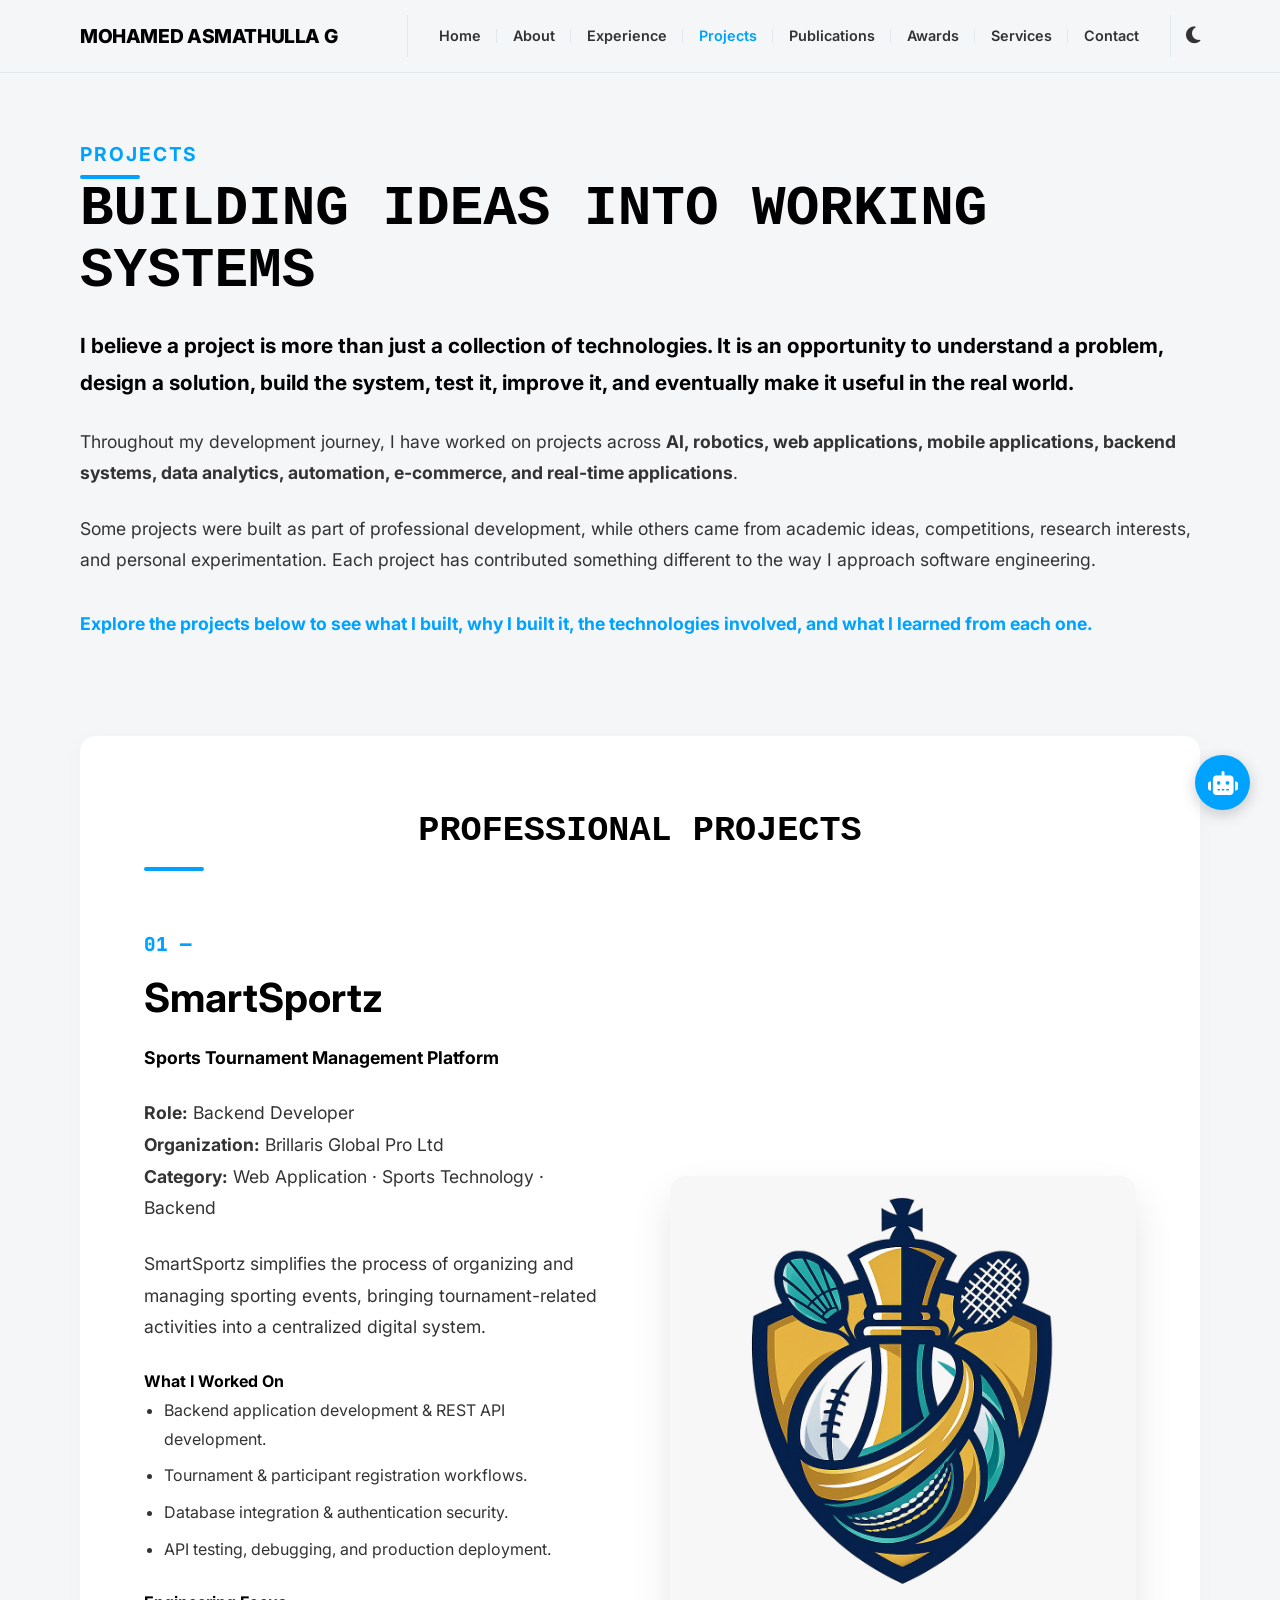
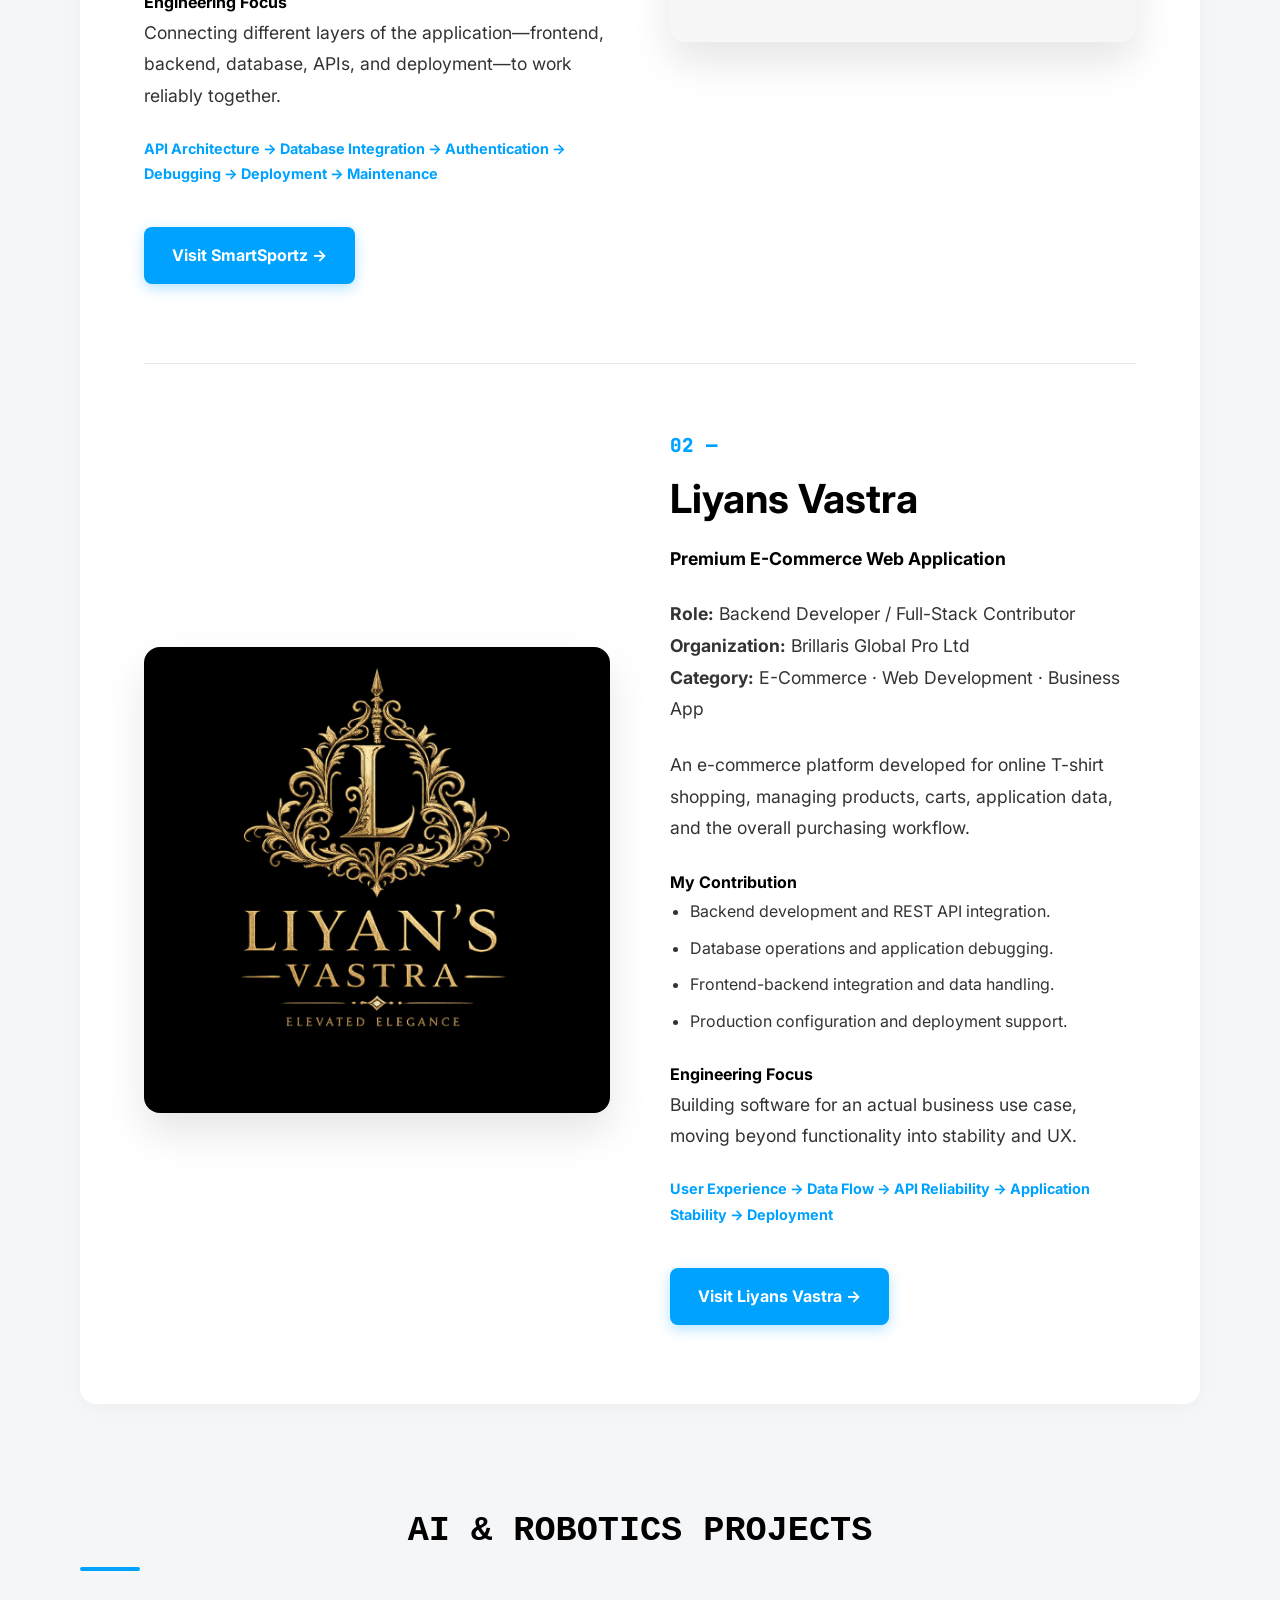
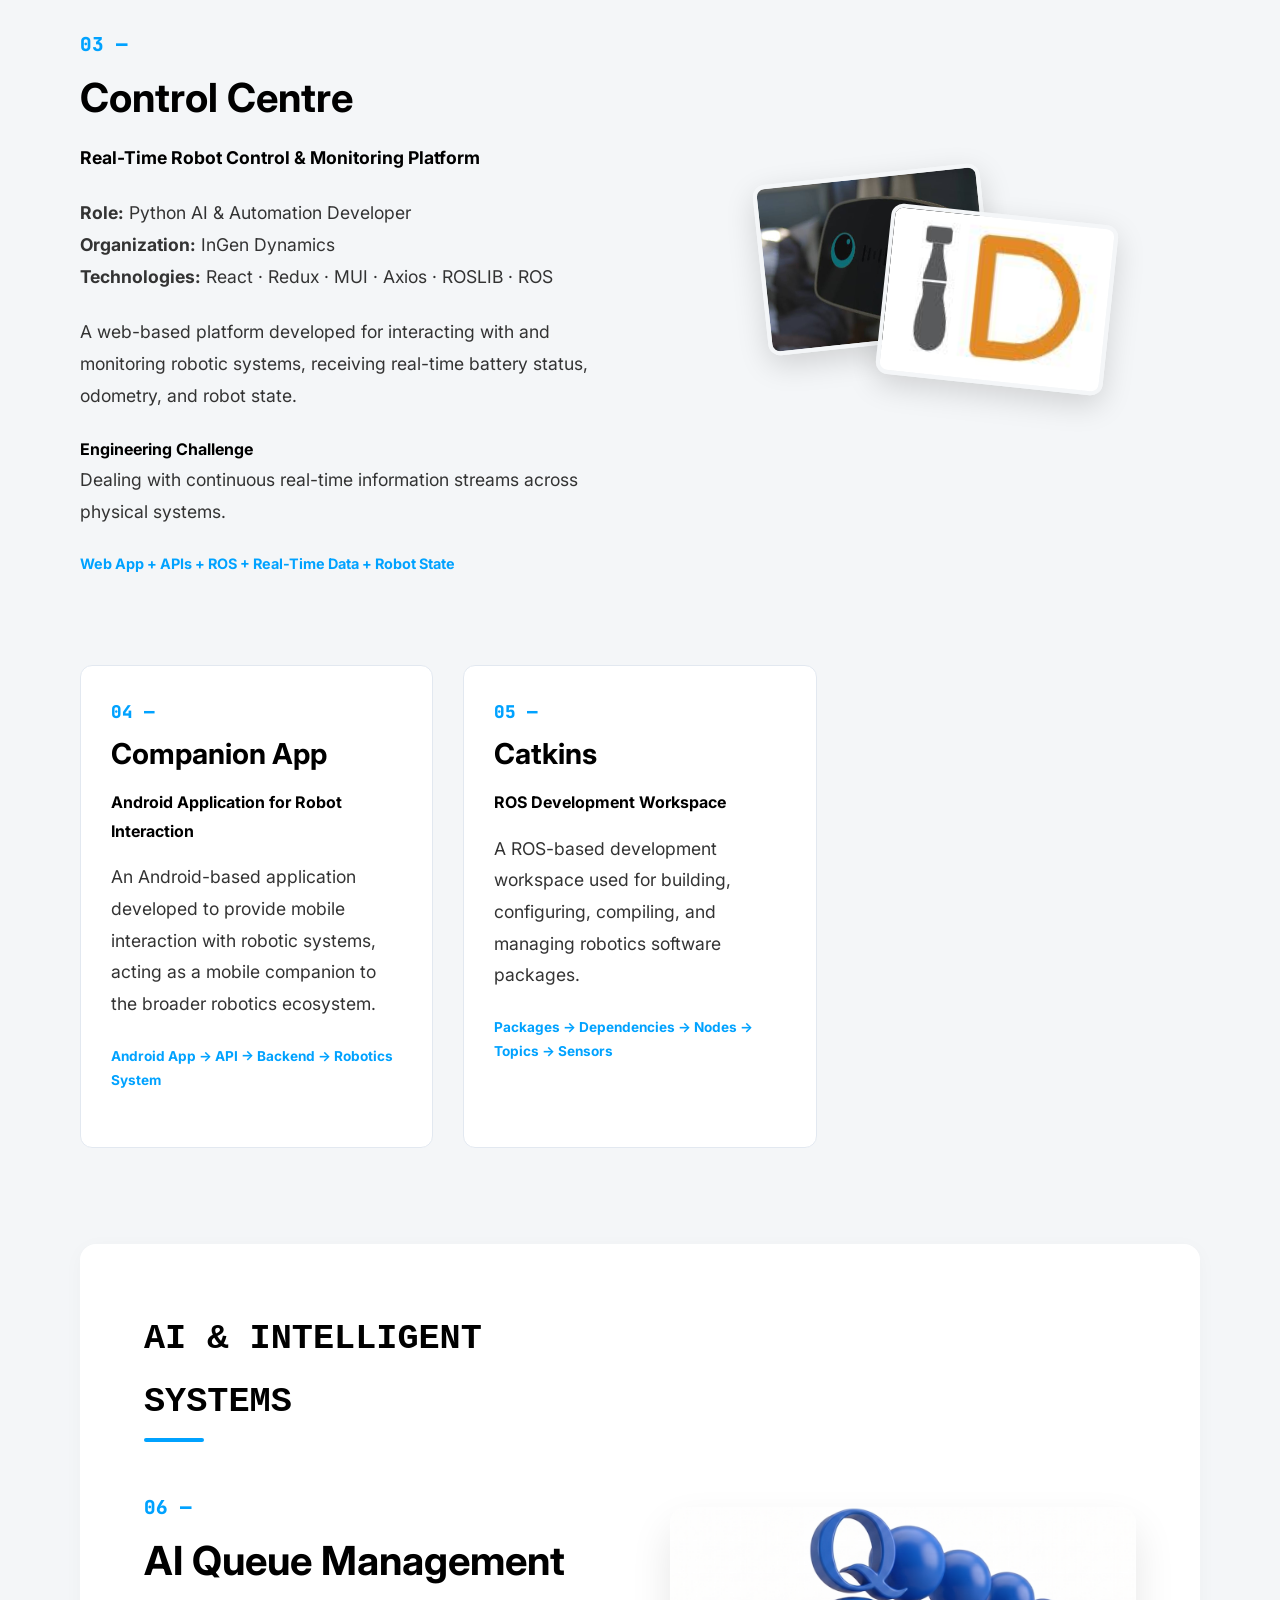
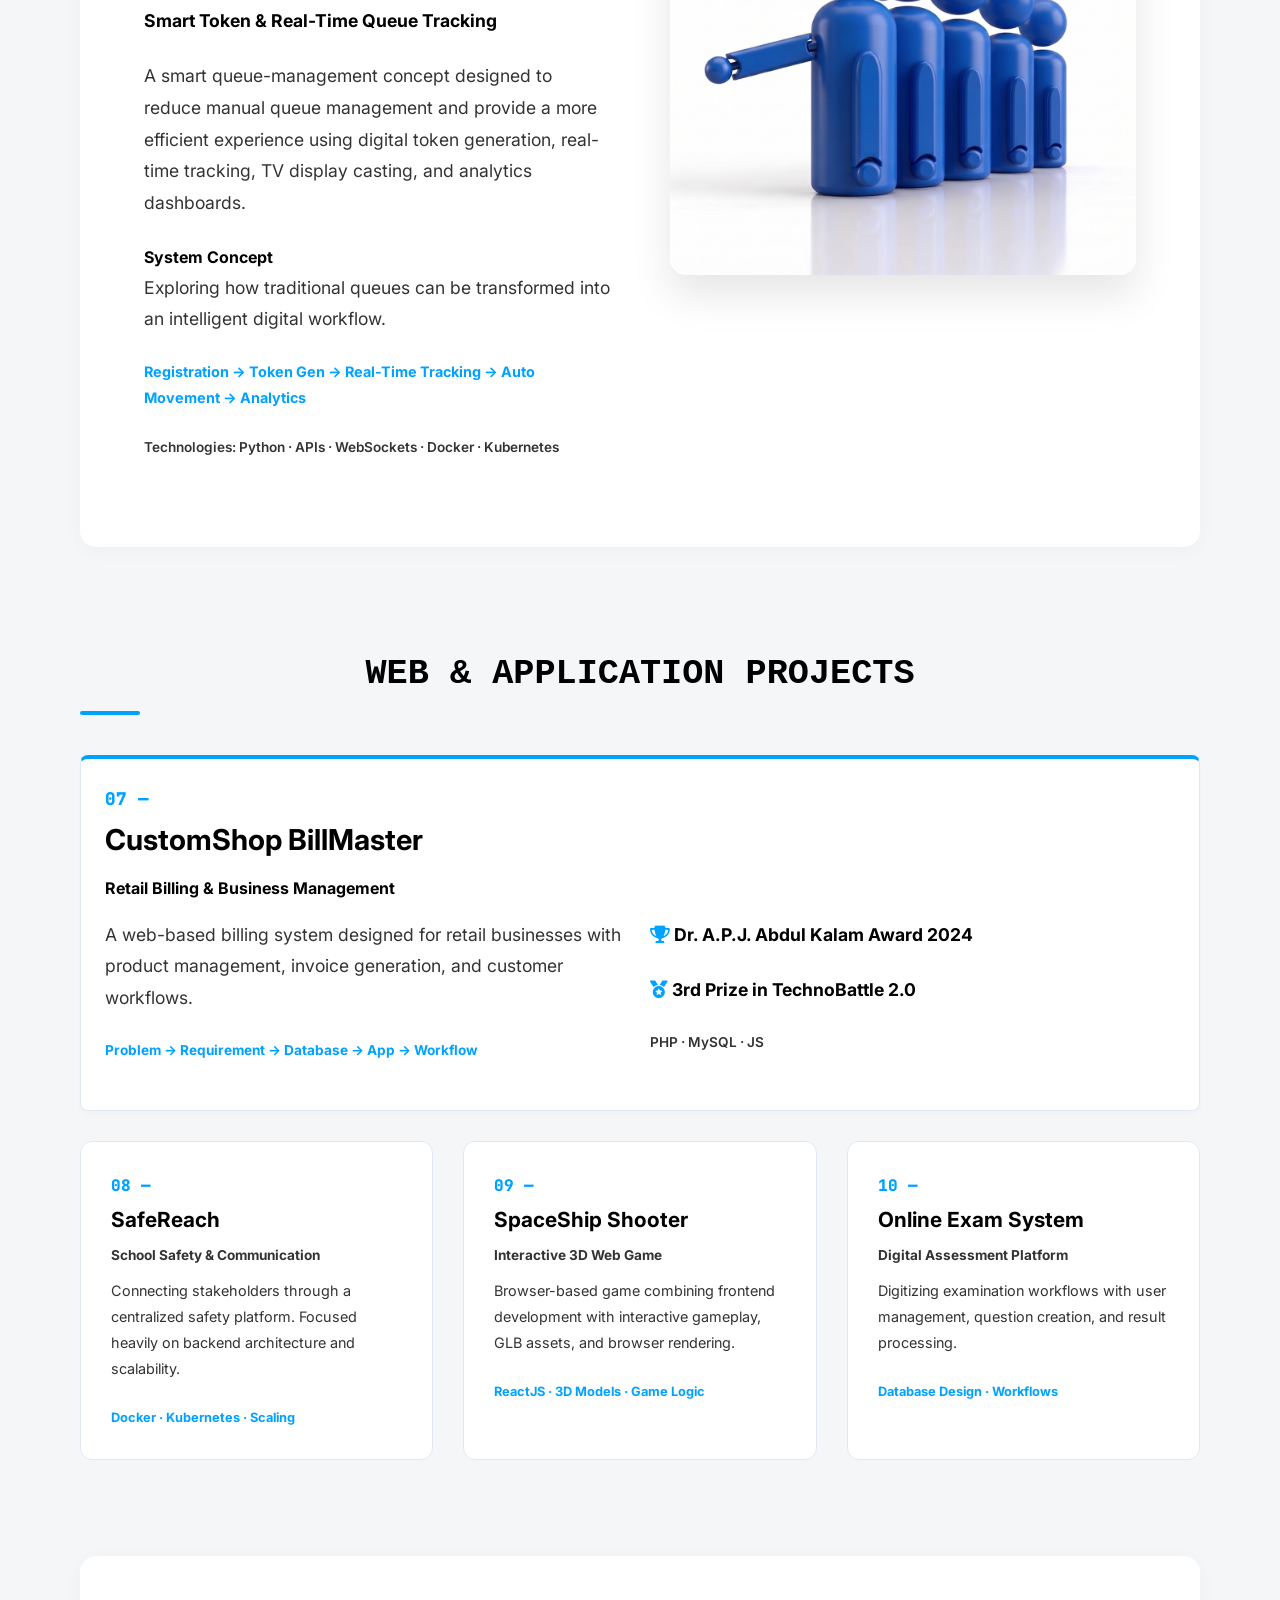
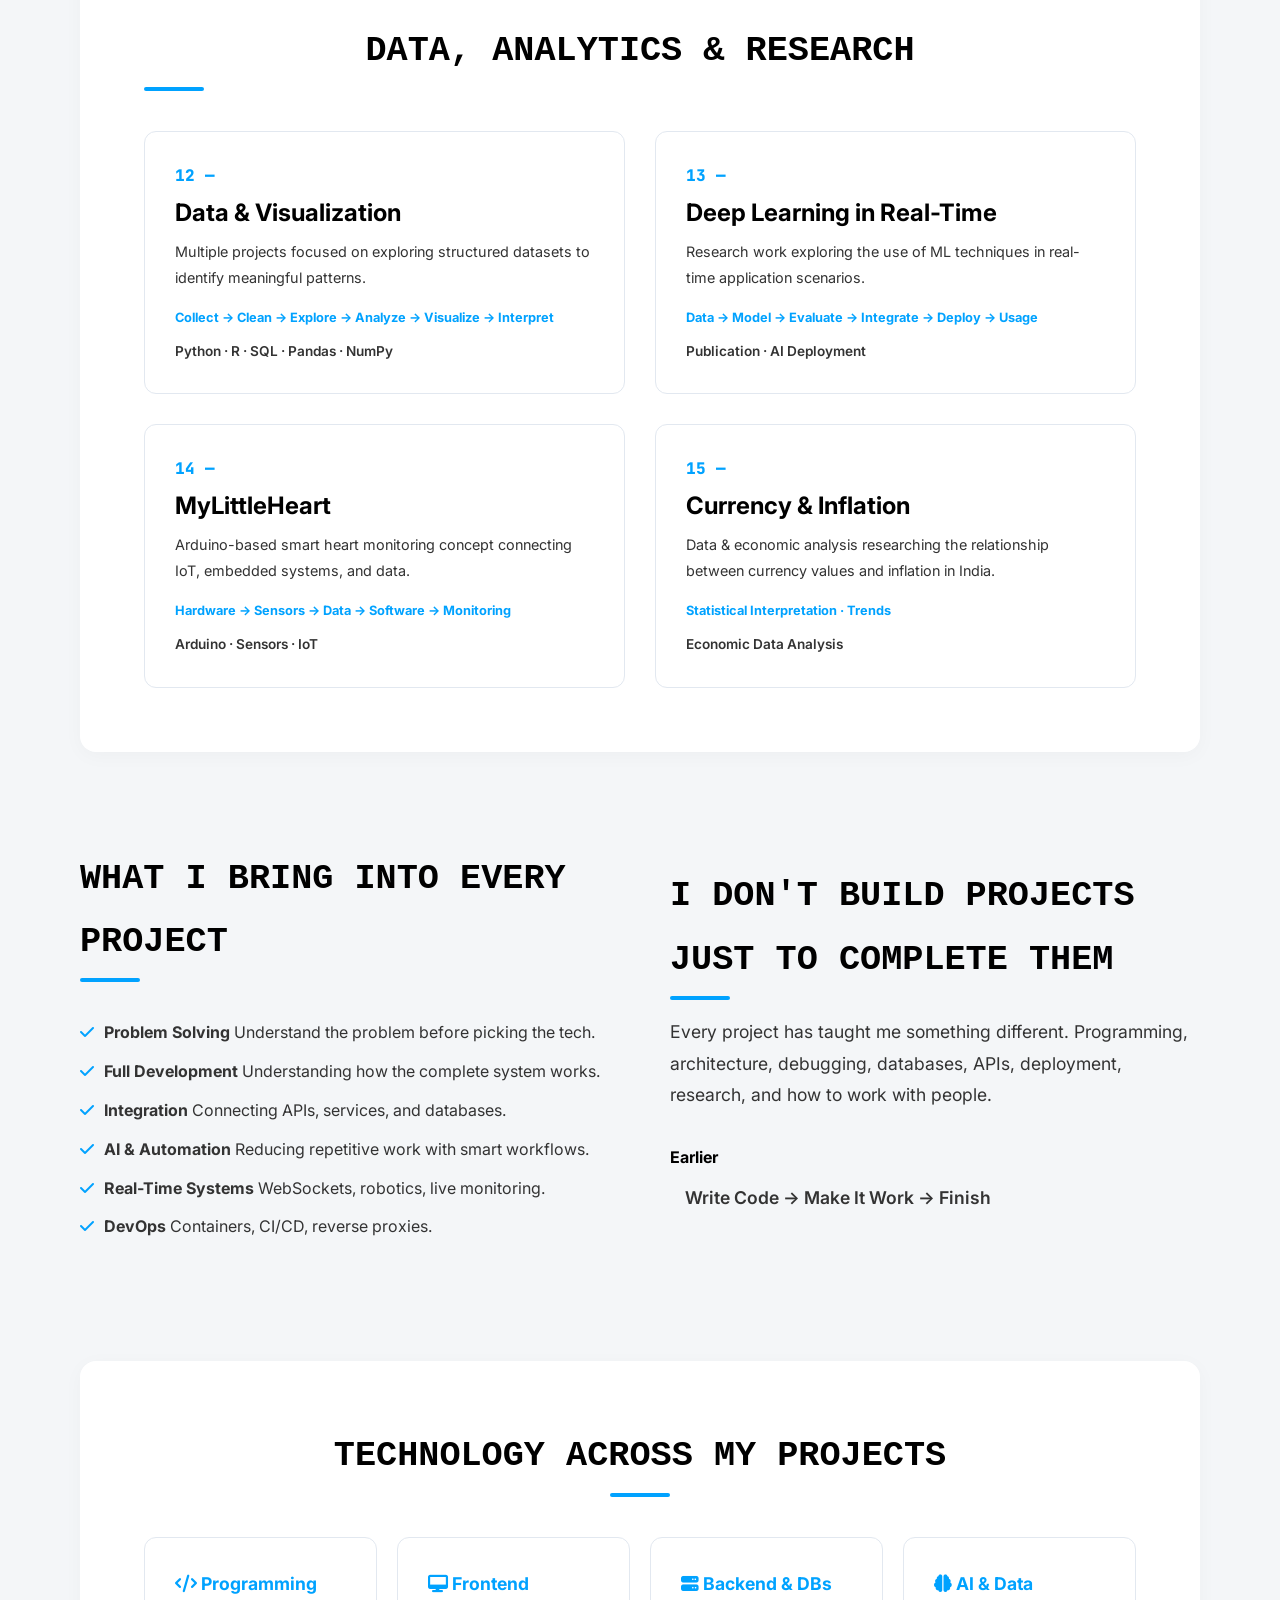
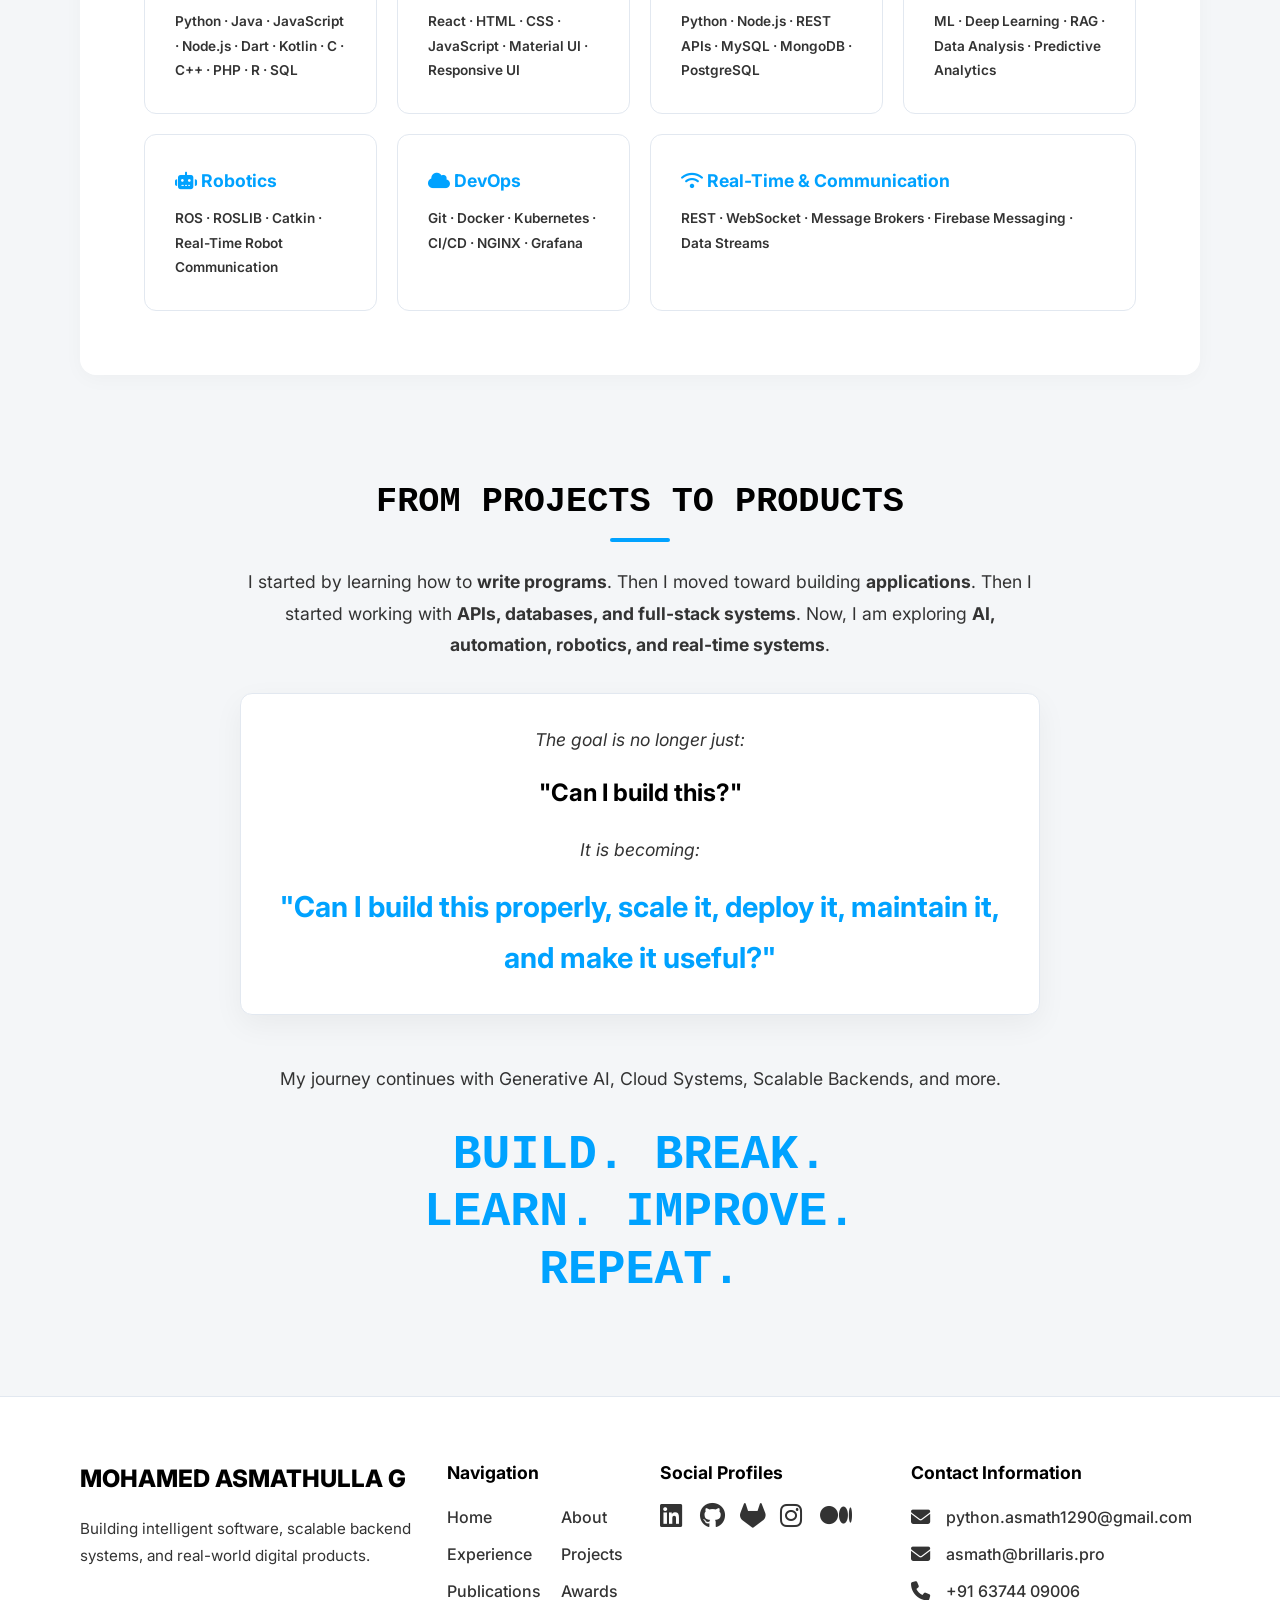
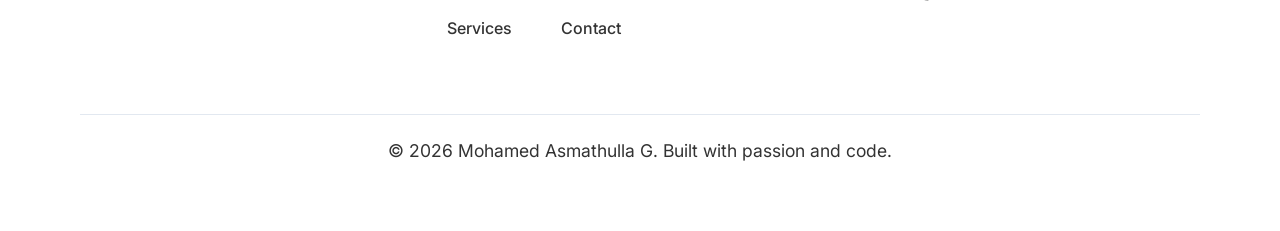
<file: projects.html>
<!DOCTYPE html>
<html lang="en">
<head>
  <!-- Google Tag Manager -->
  <script>(function(w,d,s,l,i){w[l]=w[l]||[];w[l].push({'gtm.start':
  new Date().getTime(),event:'gtm.js'});var f=d.getElementsByTagName(s)[0],
  j=d.createElement(s),dl=l!='dataLayer'?'&l='+l:'';j.async=true;j.src=
  'https://www.googletagmanager.com/gtm.js?id='+i+dl;f.parentNode.insertBefore(j,f);
  })(window,document,'script','dataLayer','GTM-K3PVVH7V');</script>
  <!-- End Google Tag Manager -->
  <link rel="icon" type="image/webp" href="images/logo.webp">
  <meta charset="utf-8" />
  <meta name="viewport" content="width=device-width, initial-scale=1" />
  <title>Projects | Mohamed Asmathulla G</title>
  <meta name="description" content="Portfolio of Mohamed Asmathulla G, a skilled AI Developer, Backend Engineer, and Full-Stack Developer specializing in Python, Machine Learning, and scalable web architectures.">
  <meta name="keywords" content="Mohamed Asmathulla, Mohamed Asmathulla G, Asmathulla, Asmath, Asmathull, Mohamed Asmath, Python AI Developer, Backend Engineer, Full-Stack Developer, Data Analyst, Software Engineer, InGen Dynamics, Brillaris Global">
  <meta name="author" content="Mohamed Asmathulla G">
  <meta property="og:title" content="Mohamed Asmathulla G | AI & Backend Developer">
  <meta property="og:description" content="Portfolio of Mohamed Asmathulla G, an AI Developer, Backend Engineer, and Full-Stack Developer. Explore my projects, research, and work experience.">
  <meta property="og:type" content="website">
  <meta name="robots" content="index, follow">
  <meta name="googlebot" content="index, follow">
  <link href="https://fonts.googleapis.com/css2?family=Inter:wght@400;500;600;700;800&family=JetBrains+Mono:wght@400;700;800&display=swap" rel="stylesheet">
  <link rel="stylesheet" href="https://cdnjs.cloudflare.com/ajax/libs/font-awesome/6.4.0/css/all.min.css">
  <link rel="stylesheet" href="style.css">
  <style>
    /* Mobile View Adjustments for Projects Page Only */
    @media (max-width: 768px) {
      /* Reduce Fonts (excluding h1) */
      h2 { font-size: 1.5rem !important; line-height: 1.3 !important; }
      h3 { font-size: 1.1rem !important; line-height: 1.4 !important; }
      h4 { font-size: 1rem !important; }
      p, li { font-size: 0.95rem !important; line-height: 1.5 !important; }
      .btn { font-size: 0.9rem !important; padding: 10px 20px !important; }
      
      /* Reduce Containers & Spacing */
      .section-block { margin-top: 2rem !important; margin-bottom: 2rem !important; padding: 2rem 20px !important; }
      .container { padding: 0 15px !important; }
      .grid { gap: 1rem !important; }
      .card { padding: 15px !important; }
      
      /* Reduce Images */
      .flex-img { margin-top: 1rem !important; }
      .flex-img img { max-width: 70% !important; margin: 0 auto !important; display: block !important; border-radius: 12px !important; }
    }
    @media (max-width: 480px) {
      .flex-img img { max-width: 90% !important; }
    }
  </style>
<!-- Google tag (gtag.js) -->
<script async src="https://www.googletagmanager.com/gtag/js?id=G-6EF3W05Q1P"></script>
<script>
  window.dataLayer = window.dataLayer || [];
  function gtag(){dataLayer.push(arguments);}
  gtag('js', new Date());

  gtag('config', 'G-6EF3W05Q1P');
</script>
</head>
<body>
  <!-- Google Tag Manager (noscript) -->
  <noscript><iframe src="https://www.googletagmanager.com/ns.html?id=GTM-K3PVVH7V"
  height="0" width="0" style="display:none;visibility:hidden"></iframe></noscript>
  <!-- End Google Tag Manager (noscript) -->
  <header>
    <div class="container nav-container">
      <div class="logo"><a href="index.html">MOHAMED ASMATHULLA G</a></div>
      <div style="display:flex; align-items:center;">
        <nav class="nav-links">
          <a href="index.html">Home</a>
          <a href="about.html">About</a>
          <a href="experience.html">Experience</a>
          <a href="projects.html" class="active">Projects</a>
          <a href="publications.html">Publications</a>
          <a href="awards.html">Awards</a>
          <a href="services.html">Services</a>
          <a href="contact.html">Contact</a>
        </nav>
        <button class="mobile-menu-btn" id="mobile-menu-btn"><i class="fa-solid fa-bars"></i></button>
        <button class="theme-toggle" id="theme-toggle"><i class="fa-solid fa-moon"></i></button>
      </div>
    </div>
  </header>

  <main class="container">
    
    <!-- Hero Section -->
    <section class="section-block animate-up" style="margin-top: 4rem;">
      <h2 style="color:var(--accent); font-size:1.2rem; border:none; margin-bottom:0.5rem; font-family:'Inter', sans-serif; letter-spacing:0.1em; display:block;">PROJECTS</h2>
      <h1 style="text-transform: uppercase;">Building Ideas Into Working Systems</h1>
      
      <p style="font-weight: 700; font-size: 1.3rem; color: var(--text-main); margin-top:1.5rem;">
        I believe a project is more than just a collection of technologies. It is an opportunity to understand a problem, design a solution, build the system, test it, improve it, and eventually make it useful in the real world.
      </p>
      <p>
        Throughout my development journey, I have worked on projects across <strong>AI, robotics, web applications, mobile applications, backend systems, data analytics, automation, e-commerce, and real-time applications</strong>.
      </p>
      <p>
        Some projects were built as part of professional development, while others came from academic ideas, competitions, research interests, and personal experimentation. Each project has contributed something different to the way I approach software engineering.
      </p>
      <p style="font-weight:700; color:var(--accent); margin-top: 2rem;">
        Explore the projects below to see what I built, why I built it, the technologies involved, and what I learned from each one.
      </p>
    </section>

    <!-- Professional Projects -->
    <section class="section-block bg-light animate-up">
      <h2 style="text-transform:uppercase; text-align:center; display:block;">Professional Projects</h2>
      
      <!-- SmartSportz -->
      <div class="flex-split" style="margin-top: 4rem;">
        <div class="flex-content">
          <p style="color:var(--accent); font-weight:800; font-family:'JetBrains Mono', monospace; font-size:1.2rem; margin-bottom:0;">01 &mdash;</p>
          <h3 style="font-size:2.5rem; margin-bottom: 0.5rem; color:var(--text-main);">SmartSportz</h3>
          <p style="font-weight: 700; color: var(--text-main); font-size:1.1rem; margin-bottom: 1.5rem;">Sports Tournament Management Platform</p>
          
          <p><strong>Role:</strong> Backend Developer<br>
          <strong>Organization:</strong> Brillaris Global Pro Ltd<br>
          <strong>Category:</strong> Web Application &middot; Sports Technology &middot; Backend</p>
          
          <p>SmartSportz simplifies the process of organizing and managing sporting events, bringing tournament-related activities into a centralized digital system.</p>
          
          <h4 style="margin-top:1.5rem; color:var(--text-main);">What I Worked On</h4>
          <ul style="margin-bottom:1.5rem;">
            <li>Backend application development &amp; REST API development.</li>
            <li>Tournament &amp; participant registration workflows.</li>
            <li>Database integration &amp; authentication security.</li>
            <li>API testing, debugging, and production deployment.</li>
          </ul>
          
          <h4 style="color:var(--text-main);">Engineering Focus</h4>
          <p>Connecting different layers of the application—frontend, backend, database, APIs, and deployment—to work reliably together.</p>
          <p style="font-weight:700; color:var(--accent); font-size:0.9rem;">API Architecture &rarr; Database Integration &rarr; Authentication &rarr; Debugging &rarr; Deployment &rarr; Maintenance</p>
          
          <a href="https://smartsportz.in" target="_blank" class="btn" style="margin-top:1rem;">Visit SmartSportz &rarr;</a>
        </div>
        <div class="flex-img">
          <img src="images/smartsportz.webp" alt="SmartSportz" onerror="this.src='https://placehold.co/600x600?text=SmartSportz'">
        </div>
      </div>

      <hr style="border: 0; border-top: 1px solid var(--border); margin: 4rem 0;">

      <!-- Liyans Vastra -->
      <div class="flex-split reverse">
        <div class="flex-content">
          <p style="color:var(--accent); font-weight:800; font-family:'JetBrains Mono', monospace; font-size:1.2rem; margin-bottom:0;">02 &mdash;</p>
          <h3 style="font-size:2.5rem; margin-bottom: 0.5rem; color:var(--text-main);">Liyans Vastra</h3>
          <p style="font-weight: 700; color: var(--text-main); font-size:1.1rem; margin-bottom: 1.5rem;">Premium E-Commerce Web Application</p>
          
          <p><strong>Role:</strong> Backend Developer / Full-Stack Contributor<br>
          <strong>Organization:</strong> Brillaris Global Pro Ltd<br>
          <strong>Category:</strong> E-Commerce &middot; Web Development &middot; Business App</p>
          
          <p>An e-commerce platform developed for online T-shirt shopping, managing products, carts, application data, and the overall purchasing workflow.</p>
          
          <h4 style="margin-top:1.5rem; color:var(--text-main);">My Contribution</h4>
          <ul style="margin-bottom:1.5rem;">
            <li>Backend development and REST API integration.</li>
            <li>Database operations and application debugging.</li>
            <li>Frontend-backend integration and data handling.</li>
            <li>Production configuration and deployment support.</li>
          </ul>
          
          <h4 style="color:var(--text-main);">Engineering Focus</h4>
          <p>Building software for an actual business use case, moving beyond functionality into stability and UX.</p>
          <p style="font-weight:700; color:var(--accent); font-size:0.9rem;">User Experience &rarr; Data Flow &rarr; API Reliability &rarr; Application Stability &rarr; Deployment</p>
          
          <a href="https://liyansvastra.com" target="_blank" class="btn" style="margin-top:1rem;">Visit Liyans Vastra &rarr;</a>
        </div>
        <div class="flex-img">
          <img src="images/liyans_vastra.webp" alt="Liyans Vastra" onerror="this.src='https://placehold.co/600x600?text=Liyans+Vastra'">
        </div>
      </div>
    </section>

    <!-- AI & Robotics Projects -->
    <section class="section-block animate-up">
      <h2 style="text-transform:uppercase; text-align:center; display:block;">AI &amp; Robotics Projects</h2>
      
      <!-- Control Centre -->
      <div class="flex-split" style="margin-top: 4rem;">
        <div class="flex-content">
          <p style="color:var(--accent); font-weight:800; font-family:'JetBrains Mono', monospace; font-size:1.2rem; margin-bottom:0;">03 &mdash;</p>
          <h3 style="font-size:2.5rem; margin-bottom: 0.5rem; color:var(--text-main);">Control Centre</h3>
          <p style="font-weight: 700; color: var(--text-main); font-size:1.1rem; margin-bottom: 1.5rem;">Real-Time Robot Control &amp; Monitoring Platform</p>
          
          <p><strong>Role:</strong> Python AI &amp; Automation Developer<br>
          <strong>Organization:</strong> InGen Dynamics<br>
          <strong>Technologies:</strong> React &middot; Redux &middot; MUI &middot; Axios &middot; ROSLIB &middot; ROS</p>
          
          <p>A web-based platform developed for interacting with and monitoring robotic systems, receiving real-time battery status, odometry, and robot state.</p>
          
          <h4 style="margin-top:1.5rem; color:var(--text-main);">Engineering Challenge</h4>
          <p>Dealing with continuous real-time information streams across physical systems.</p>
          <p style="font-weight:700; color:var(--accent); font-size:0.9rem;">Web App + APIs + ROS + Real-Time Data + Robot State</p>
        </div>
        <div class="flex-img">
          <div class="image-stack" style="height: 280px; max-width: 350px;">
            <img src="images/aido.webp" alt="Control Centre Robot" onerror="this.src='https://placehold.co/400x300?text=Monitoring'">
            <img src="images/ingendynamics.webp" alt="InGen Dynamics Logo" onerror="this.src='https://placehold.co/400x300?text=Robotics'">
          </div>
        </div>
      </div>

      <!-- Companion App & Catkins Grid -->
      <div class="grid" style="margin-top: 4rem;">
        <div class="card bg-light">
          <p style="color:var(--accent); font-weight:800; font-family:'JetBrains Mono', monospace; font-size:1.1rem; margin-bottom:0;">04 &mdash;</p>
          <h3 style="font-size:1.8rem; margin-bottom: 0.5rem; color:var(--text-main);">Companion App</h3>
          <p style="font-weight: 700; color: var(--text-main); font-size:1rem; margin-bottom: 1rem;">Android Application for Robot Interaction</p>
          <p>An Android-based application developed to provide mobile interaction with robotic systems, acting as a mobile companion to the broader robotics ecosystem.</p>
          <p style="font-weight:700; color:var(--accent); font-size:0.85rem;">Android App &rarr; API &rarr; Backend &rarr; Robotics System</p>
        </div>
        <div class="card bg-light">
          <p style="color:var(--accent); font-weight:800; font-family:'JetBrains Mono', monospace; font-size:1.1rem; margin-bottom:0;">05 &mdash;</p>
          <h3 style="font-size:1.8rem; margin-bottom: 0.5rem; color:var(--text-main);">Catkins</h3>
          <p style="font-weight: 700; color: var(--text-main); font-size:1rem; margin-bottom: 1rem;">ROS Development Workspace</p>
          <p>A ROS-based development workspace used for building, configuring, compiling, and managing robotics software packages.</p>
          <p style="font-weight:700; color:var(--accent); font-size:0.85rem;">Packages &rarr; Dependencies &rarr; Nodes &rarr; Topics &rarr; Sensors</p>
        </div>
      </div>
    </section>

    <!-- AI & Intelligent Systems -->
    <section class="section-block bg-light animate-up">
      <div class="flex-split">
        <div class="flex-content">
          <h2 style="text-transform:uppercase;">AI &amp; Intelligent Systems</h2>
          <p style="color:var(--accent); font-weight:800; font-family:'JetBrains Mono', monospace; font-size:1.2rem; margin-bottom:0; margin-top:2rem;">06 &mdash;</p>
          <h3 style="font-size:2.5rem; margin-bottom: 0.5rem; color:var(--text-main);">AI Queue Management</h3>
          <p style="font-weight: 700; color: var(--text-main); font-size:1.1rem; margin-bottom: 1.5rem;">Smart Token &amp; Real-Time Queue Tracking</p>
          
          <p>A smart queue-management concept designed to reduce manual queue management and provide a more efficient experience using digital token generation, real-time tracking, TV display casting, and analytics dashboards.</p>
          
          <h4 style="margin-top:1.5rem; color:var(--text-main);">System Concept</h4>
          <p>Exploring how traditional queues can be transformed into an intelligent digital workflow.</p>
          <p style="font-weight:700; color:var(--accent); font-size:0.9rem;">Registration &rarr; Token Gen &rarr; Real-Time Tracking &rarr; Auto Movement &rarr; Analytics</p>
          <p style="font-weight:600; font-size:0.85rem; margin-top:1rem;">Technologies: Python &middot; APIs &middot; WebSockets &middot; Docker &middot; Kubernetes</p>
        </div>
        <div class="flex-img">
          <img src="images/queue.webp" alt="AI Queue" onerror="this.src='https://placehold.co/600x600?text=AI+Queue'">
        </div>
      </div>
    </section>

    <!-- Web & Application Projects Grid -->
    <section class="section-block animate-up">
      <h2 style="text-transform:uppercase; text-align:center; display:block;">Web &amp; Application Projects</h2>
      
      <div class="grid-3" style="margin-top: 3rem;">
        
        <div class="toolkit-card" style="grid-column: span 3;">
          <p style="color:var(--accent); font-weight:800; font-family:'JetBrains Mono', monospace; font-size:1.1rem; margin-bottom:0;">07 &mdash;</p>
          <h3 style="font-size:1.8rem; margin-bottom: 0.5rem; color:var(--text-main);">CustomShop BillMaster</h3>
          <p style="font-weight: 700; color: var(--text-main); font-size:1rem; margin-bottom: 1rem;">Retail Billing &amp; Business Management</p>
          <div class="flex-split" style="gap:20px; align-items:flex-start;">
            <div class="flex-content">
              <p>A web-based billing system designed for retail businesses with product management, invoice generation, and customer workflows.</p>
              <p style="font-weight:700; color:var(--accent); font-size:0.85rem;">Problem &rarr; Requirement &rarr; Database &rarr; App &rarr; Workflow</p>
            </div>
            <div class="flex-content">
              <p style="font-weight: 700; color: var(--text-main);"><i class="fa-solid fa-trophy" style="color:var(--accent);"></i> Dr. A.P.J. Abdul Kalam Award 2024</p>
              <p style="font-weight: 700; color: var(--text-main);"><i class="fa-solid fa-medal" style="color:var(--accent);"></i> 3rd Prize in TechnoBattle 2.0</p>
              <p style="font-size:0.85rem; font-weight:600;">PHP &middot; MySQL &middot; JS</p>
            </div>
          </div>
        </div>

        <div class="card bg-light">
          <p style="color:var(--accent); font-weight:800; font-family:'JetBrains Mono', monospace; font-size:1rem; margin-bottom:0;">08 &mdash;</p>
          <h3 style="font-size:1.3rem; margin-bottom: 5px; color:var(--text-main);">SafeReach</h3>
          <p style="font-weight: 700; font-size:0.85rem; margin-bottom: 10px;">School Safety &amp; Communication</p>
          <p style="font-size:0.9rem;">Connecting stakeholders through a centralized safety platform. Focused heavily on backend architecture and scalability.</p>
          <p style="font-weight:700; color:var(--accent); font-size:0.8rem; margin-bottom:0;">Docker &middot; Kubernetes &middot; Scaling</p>
        </div>

        <div class="card bg-light">
          <p style="color:var(--accent); font-weight:800; font-family:'JetBrains Mono', monospace; font-size:1rem; margin-bottom:0;">09 &mdash;</p>
          <h3 style="font-size:1.3rem; margin-bottom: 5px; color:var(--text-main);">SpaceShip Shooter</h3>
          <p style="font-weight: 700; font-size:0.85rem; margin-bottom: 10px;">Interactive 3D Web Game</p>
          <p style="font-size:0.9rem;">Browser-based game combining frontend development with interactive gameplay, GLB assets, and browser rendering.</p>
          <p style="font-weight:700; color:var(--accent); font-size:0.8rem; margin-bottom:0;">ReactJS &middot; 3D Models &middot; Game Logic</p>
        </div>

        <div class="card bg-light">
          <p style="color:var(--accent); font-weight:800; font-family:'JetBrains Mono', monospace; font-size:1rem; margin-bottom:0;">10 &mdash;</p>
          <h3 style="font-size:1.3rem; margin-bottom: 5px; color:var(--text-main);">Online Exam System</h3>
          <p style="font-weight: 700; font-size:0.85rem; margin-bottom: 10px;">Digital Assessment Platform</p>
          <p style="font-size:0.9rem;">Digitizing examination workflows with user management, question creation, and result processing.</p>
          <p style="font-weight:700; color:var(--accent); font-size:0.8rem; margin-bottom:0;">Database Design &middot; Workflows</p>
        </div>

      </div>
    </section>

    <!-- Data, Analytics & Research -->
    <section class="section-block bg-light animate-up">
      <h2 style="text-transform:uppercase; text-align:center; display:block;">Data, Analytics &amp; Research</h2>
      
      <div class="grid" style="margin-top: 3rem;">
        
        <div class="card">
          <p style="color:var(--accent); font-weight:800; font-family:'JetBrains Mono', monospace; font-size:1rem; margin-bottom:0;">12 &mdash;</p>
          <h3 style="font-size:1.5rem; margin-bottom: 5px; color:var(--text-main);">Data &amp; Visualization</h3>
          <p style="font-size:0.9rem; margin-bottom: 15px;">Multiple projects focused on exploring structured datasets to identify meaningful patterns.</p>
          <p style="font-weight:700; color:var(--accent); font-size:0.8rem; margin-bottom:10px;">Collect &rarr; Clean &rarr; Explore &rarr; Analyze &rarr; Visualize &rarr; Interpret</p>
          <p style="font-size:0.85rem; font-weight:600; margin-bottom:0;">Python &middot; R &middot; SQL &middot; Pandas &middot; NumPy</p>
        </div>

        <div class="card">
          <p style="color:var(--accent); font-weight:800; font-family:'JetBrains Mono', monospace; font-size:1rem; margin-bottom:0;">13 &mdash;</p>
          <h3 style="font-size:1.5rem; margin-bottom: 5px; color:var(--text-main);">Deep Learning in Real-Time</h3>
          <p style="font-size:0.9rem; margin-bottom: 15px;">Research work exploring the use of ML techniques in real-time application scenarios.</p>
          <p style="font-weight:700; color:var(--accent); font-size:0.8rem; margin-bottom:10px;">Data &rarr; Model &rarr; Evaluate &rarr; Integrate &rarr; Deploy &rarr; Usage</p>
          <p style="font-size:0.85rem; font-weight:600; margin-bottom:0;">Publication &middot; AI Deployment</p>
        </div>

        <div class="card">
          <p style="color:var(--accent); font-weight:800; font-family:'JetBrains Mono', monospace; font-size:1rem; margin-bottom:0;">14 &mdash;</p>
          <h3 style="font-size:1.5rem; margin-bottom: 5px; color:var(--text-main);">MyLittleHeart</h3>
          <p style="font-size:0.9rem; margin-bottom: 15px;">Arduino-based smart heart monitoring concept connecting IoT, embedded systems, and data.</p>
          <p style="font-weight:700; color:var(--accent); font-size:0.8rem; margin-bottom:10px;">Hardware &rarr; Sensors &rarr; Data &rarr; Software &rarr; Monitoring</p>
          <p style="font-size:0.85rem; font-weight:600; margin-bottom:0;">Arduino &middot; Sensors &middot; IoT</p>
        </div>

        <div class="card">
          <p style="color:var(--accent); font-weight:800; font-family:'JetBrains Mono', monospace; font-size:1rem; margin-bottom:0;">15 &mdash;</p>
          <h3 style="font-size:1.5rem; margin-bottom: 5px; color:var(--text-main);">Currency &amp; Inflation</h3>
          <p style="font-size:0.9rem; margin-bottom: 15px;">Data &amp; economic analysis researching the relationship between currency values and inflation in India.</p>
          <p style="font-weight:700; color:var(--accent); font-size:0.8rem; margin-bottom:10px;">Statistical Interpretation &middot; Trends</p>
          <p style="font-size:0.85rem; font-weight:600; margin-bottom:0;">Economic Data Analysis</p>
        </div>
      </div>
    </section>

    <!-- Development Philosophy -->
    <section class="section-block animate-up">
      <div class="flex-split reverse">
        <div class="flex-content">
          <h2 style="text-transform:uppercase;">I Don't Build Projects Just to Complete Them</h2>
          <p>Every project has taught me something different. Programming, architecture, debugging, databases, APIs, deployment, research, and how to work with people.</p>
          
          <h4 style="margin-top:2rem; color:var(--text-main);">Earlier</h4>
          <p style="background:var(--bg); padding:10px 15px; border-radius:8px; font-weight:600; color:var(--text-muted); display:inline-block;">Write Code &rarr; Make It Work &rarr; Finish</p>
          
          
        </div>
        <div class="flex-content">
          <h2 style="text-transform:uppercase;">What I Bring Into Every Project</h2>
          <ul style="list-style:none; padding:0; margin-top:20px;">
            <li style="margin-bottom:10px;"><strong><i class="fa-solid fa-check" style="color:var(--accent); width:20px;"></i> Problem Solving</strong> Understand the problem before picking the tech.</li>
            <li style="margin-bottom:10px;"><strong><i class="fa-solid fa-check" style="color:var(--accent); width:20px;"></i> Full Development</strong> Understanding how the complete system works.</li>
            <li style="margin-bottom:10px;"><strong><i class="fa-solid fa-check" style="color:var(--accent); width:20px;"></i> Integration</strong> Connecting APIs, services, and databases.</li>
            <li style="margin-bottom:10px;"><strong><i class="fa-solid fa-check" style="color:var(--accent); width:20px;"></i> AI &amp; Automation</strong> Reducing repetitive work with smart workflows.</li>
            <li style="margin-bottom:10px;"><strong><i class="fa-solid fa-check" style="color:var(--accent); width:20px;"></i> Real-Time Systems</strong> WebSockets, robotics, live monitoring.</li>
            <li style="margin-bottom:10px;"><strong><i class="fa-solid fa-check" style="color:var(--accent); width:20px;"></i> DevOps</strong> Containers, CI/CD, reverse proxies.</li>
          </ul>
        </div>
      </div>
    </section>

    <!-- Technology Stack Grid -->
    <section class="section-block bg-light animate-up text-center">
      <h2 style="text-transform:uppercase; display:block;">Technology Across My Projects</h2>
      
      <div class="grid-4" style="text-align:left; margin-top: 3rem;">
        <div class="card">
          <h4 style="color:var(--accent); font-size:1.1rem; margin-bottom:10px;"><i class="fa-solid fa-code"></i> Programming</h4>
          <p style="font-size:0.85rem; font-weight:600; margin-bottom:0;">Python &middot; Java &middot; JavaScript &middot; Node.js &middot; Dart &middot; Kotlin &middot; C &middot; C++ &middot; PHP &middot; R &middot; SQL</p>
        </div>
        <div class="card">
          <h4 style="color:var(--accent); font-size:1.1rem; margin-bottom:10px;"><i class="fa-solid fa-desktop"></i> Frontend</h4>
          <p style="font-size:0.85rem; font-weight:600; margin-bottom:0;">React &middot; HTML &middot; CSS &middot; JavaScript &middot; Material UI &middot; Responsive UI</p>
        </div>
        <div class="card">
          <h4 style="color:var(--accent); font-size:1.1rem; margin-bottom:10px;"><i class="fa-solid fa-server"></i> Backend &amp; DBs</h4>
          <p style="font-size:0.85rem; font-weight:600; margin-bottom:0;">Python &middot; Node.js &middot; REST APIs &middot; MySQL &middot; MongoDB &middot; PostgreSQL</p>
        </div>
        <div class="card">
          <h4 style="color:var(--accent); font-size:1.1rem; margin-bottom:10px;"><i class="fa-solid fa-brain"></i> AI &amp; Data</h4>
          <p style="font-size:0.85rem; font-weight:600; margin-bottom:0;">ML &middot; Deep Learning &middot; RAG &middot; Data Analysis &middot; Predictive Analytics</p>
        </div>
        <div class="card">
          <h4 style="color:var(--accent); font-size:1.1rem; margin-bottom:10px;"><i class="fa-solid fa-robot"></i> Robotics</h4>
          <p style="font-size:0.85rem; font-weight:600; margin-bottom:0;">ROS &middot; ROSLIB &middot; Catkin &middot; Real-Time Robot Communication</p>
        </div>
        <div class="card">
          <h4 style="color:var(--accent); font-size:1.1rem; margin-bottom:10px;"><i class="fa-solid fa-cloud"></i> DevOps</h4>
          <p style="font-size:0.85rem; font-weight:600; margin-bottom:0;">Git &middot; Docker &middot; Kubernetes &middot; CI/CD &middot; NGINX &middot; Grafana</p>
        </div>
        <div class="card" style="grid-column: span 2;">
          <h4 style="color:var(--accent); font-size:1.1rem; margin-bottom:10px;"><i class="fa-solid fa-wifi"></i> Real-Time &amp; Communication</h4>
          <p style="font-size:0.85rem; font-weight:600; margin-bottom:0;">REST &middot; WebSocket &middot; Message Brokers &middot; Firebase Messaging &middot; Data Streams</p>
        </div>
      </div>
    </section>

    <!-- Footer CTA -->
    <section class="section-block text-center animate-up">
      <h2 style="text-transform:uppercase; display:block;">From Projects to Products</h2>
      <p style="margin: 2rem auto; max-width: 800px; font-size:1.1rem;">
        I started by learning how to <strong>write programs</strong>. Then I moved toward building <strong>applications</strong>. Then I started working with <strong>APIs, databases, and full-stack systems</strong>. Now, I am exploring <strong>AI, automation, robotics, and real-time systems</strong>.
      </p>
      
      <div style="background:var(--card-bg); border:1px solid var(--border); padding:30px; border-radius:12px; max-width:800px; margin:0 auto; box-shadow: 0 10px 30px rgba(0,0,0,0.05);">
        <p style="color:var(--text-muted); font-size:1.1rem; margin-bottom:15px; font-style:italic;">The goal is no longer just:</p>
        <h3 style="color:var(--text-main); margin-bottom:20px; font-size:1.5rem;">"Can I build this?"</h3>
        <p style="color:var(--text-muted); font-size:1.1rem; margin-bottom:15px; font-style:italic;">It is becoming:</p>
        <h3 style="color:var(--accent); font-size:1.8rem; margin-bottom:0;">"Can I build this properly, scale it, deploy it, maintain it, and make it useful?"</h3>
      </div>
      
      <p style="margin: 3rem auto 2rem; max-width:800px;">
        My journey continues with Generative AI, Cloud Systems, Scalable Backends, and more.
      </p>
      <h1 style="text-transform:uppercase; font-size:3rem; color:var(--accent); line-height:1.2;">BUILD. BREAK.<br>LEARN. IMPROVE.<br>REPEAT.</h1>
    </section>

  </main>

  <footer>
    <div class="container">
      <div class="footer-content">
        <div>
          <div class="footer-logo">MOHAMED ASMATHULLA G</div>
          <p style="max-width: 400px; font-size: 0.95rem;">Building intelligent software, scalable backend systems, and real-world digital products.</p>
        </div>
        
        <div class="footer-links">
          <h4>Navigation</h4>
          <ul style="list-style:none; padding:0; display:grid; grid-template-columns: 1fr 1fr; column-gap: 20px;">
            <li style="margin-bottom:8px;"><a href="index.html" style="color:var(--text-muted);">Home</a></li>
            <li style="margin-bottom:8px;"><a href="about.html" style="color:var(--text-muted);">About</a></li>
            <li style="margin-bottom:8px;"><a href="experience.html" style="color:var(--text-muted);">Experience</a></li>
            <li style="margin-bottom:8px;"><a href="projects.html" style="color:var(--text-muted);">Projects</a></li>
            <li style="margin-bottom:8px;"><a href="publications.html" style="color:var(--text-muted);">Publications</a></li>
            <li style="margin-bottom:8px;"><a href="awards.html" style="color:var(--text-muted);">Awards</a></li>
            <li style="margin-bottom:8px;"><a href="services.html" style="color:var(--text-muted);">Services</a></li>
            <li style="margin-bottom:8px;"><a href="contact.html" style="color:var(--text-muted);">Contact</a></li>
          </ul>
        </div>

        <div class="footer-links">
          <h4>Social Profiles</h4>
          <ul style="display: flex; gap: 20px; list-style:none; padding:0;">
            <li><a href="https://www.linkedin.com/in/mohamed-asmathulla-g-2024a8287/" target="_blank" title="LinkedIn"><i class="fa-brands fa-linkedin" style="font-size: 1.6rem;"></i></a></li>
            <li><a href="https://github.com/Mr-asmath/" target="_blank" title="GitHub"><i class="fa-brands fa-github" style="font-size: 1.6rem;"></i></a></li>
            <li><a href="http://gitlab.com/Asmath2005/" target="_blank" title="GitLab"><i class="fa-brands fa-gitlab" style="font-size: 1.6rem;"></i></a></li>
            <li><a href="https://www.instagram.com/programming_tamizhan" target="_blank" title="Instagram"><i class="fa-brands fa-instagram" style="font-size: 1.6rem;"></i></a></li>
            <li><a href="https://medium.com/@python.asmath1290" target="_blank" title="Medium"><i class="fa-brands fa-medium" style="font-size: 1.6rem;"></i></a></li>
          </ul>
        </div>
        
        <div class="footer-links">
          <h4>Contact Information</h4>
          <ul style="list-style:none; padding:0;">
            <li style="margin-bottom:8px;"><a href="mailto:python.asmath1290@gmail.com"><i class="fa-solid fa-envelope" style="margin-right:5px;"></i> python.asmath1290@gmail.com</a></li>
            <li style="margin-bottom:8px;"><a href="mailto:asmath@brillaris.pro"><i class="fa-solid fa-envelope" style="margin-right:5px;"></i> asmath@brillaris.pro</a></li>
            <li style="margin-bottom:8px;"><a href="tel:+916374409006"><i class="fa-solid fa-phone" style="margin-right:5px;"></i> +91 63744 09006</a></li>
          </ul>
        </div>
      </div>
      <div class="footer-bottom" style="text-align:center; padding-top:20px; border-top:1px solid var(--border); color:var(--text-muted); font-size:0.9rem;">
        <p>&copy; 2026 Mohamed Asmathulla G. Built with passion and code.</p>
      </div>
    </div>
  </footer>

  
  <button id="scrollToTop" class="scroll-to-top" title="Go to top"><i class="fa-solid fa-arrow-up"></i></button>
    <!-- AI Chat Widget -->
  <div class="ai-chat-widget">
    <button id="ai-chat-toggle" class="ai-chat-toggle">
      <i class="fa-solid fa-robot"></i>
    </button>
    <div id="ai-chat-window" class="ai-chat-window">
      <div class="ai-chat-header">
        <h4 style="margin:0; font-size:1rem; color:var(--text-main);"><i class="fa-solid fa-robot" style="color:var(--accent); margin-right:8px;"></i> AI Assistant</h4>
        <button id="ai-chat-close" style="background:none; border:none; color:var(--text-muted); cursor:pointer;"><i class="fa-solid fa-xmark"></i></button>
      </div>
      <div id="ai-chat-messages" class="ai-chat-messages">
        <div class="ai-message bot">Hi there! I'm an AI assistant trained on Mohamed Asmathulla's portfolio. Ask me anything about his experience, projects, or skills!</div>
      </div>
      <div class="ai-chat-input-area">
        <input type="text" id="ai-chat-input" placeholder="Type a message..." autocomplete="off">
        <button id="ai-chat-send"><i class="fa-solid fa-paper-plane"></i></button>
      </div>
    </div>
  </div>
  <script src="main.js"></script>
</body>
</html>
</file>
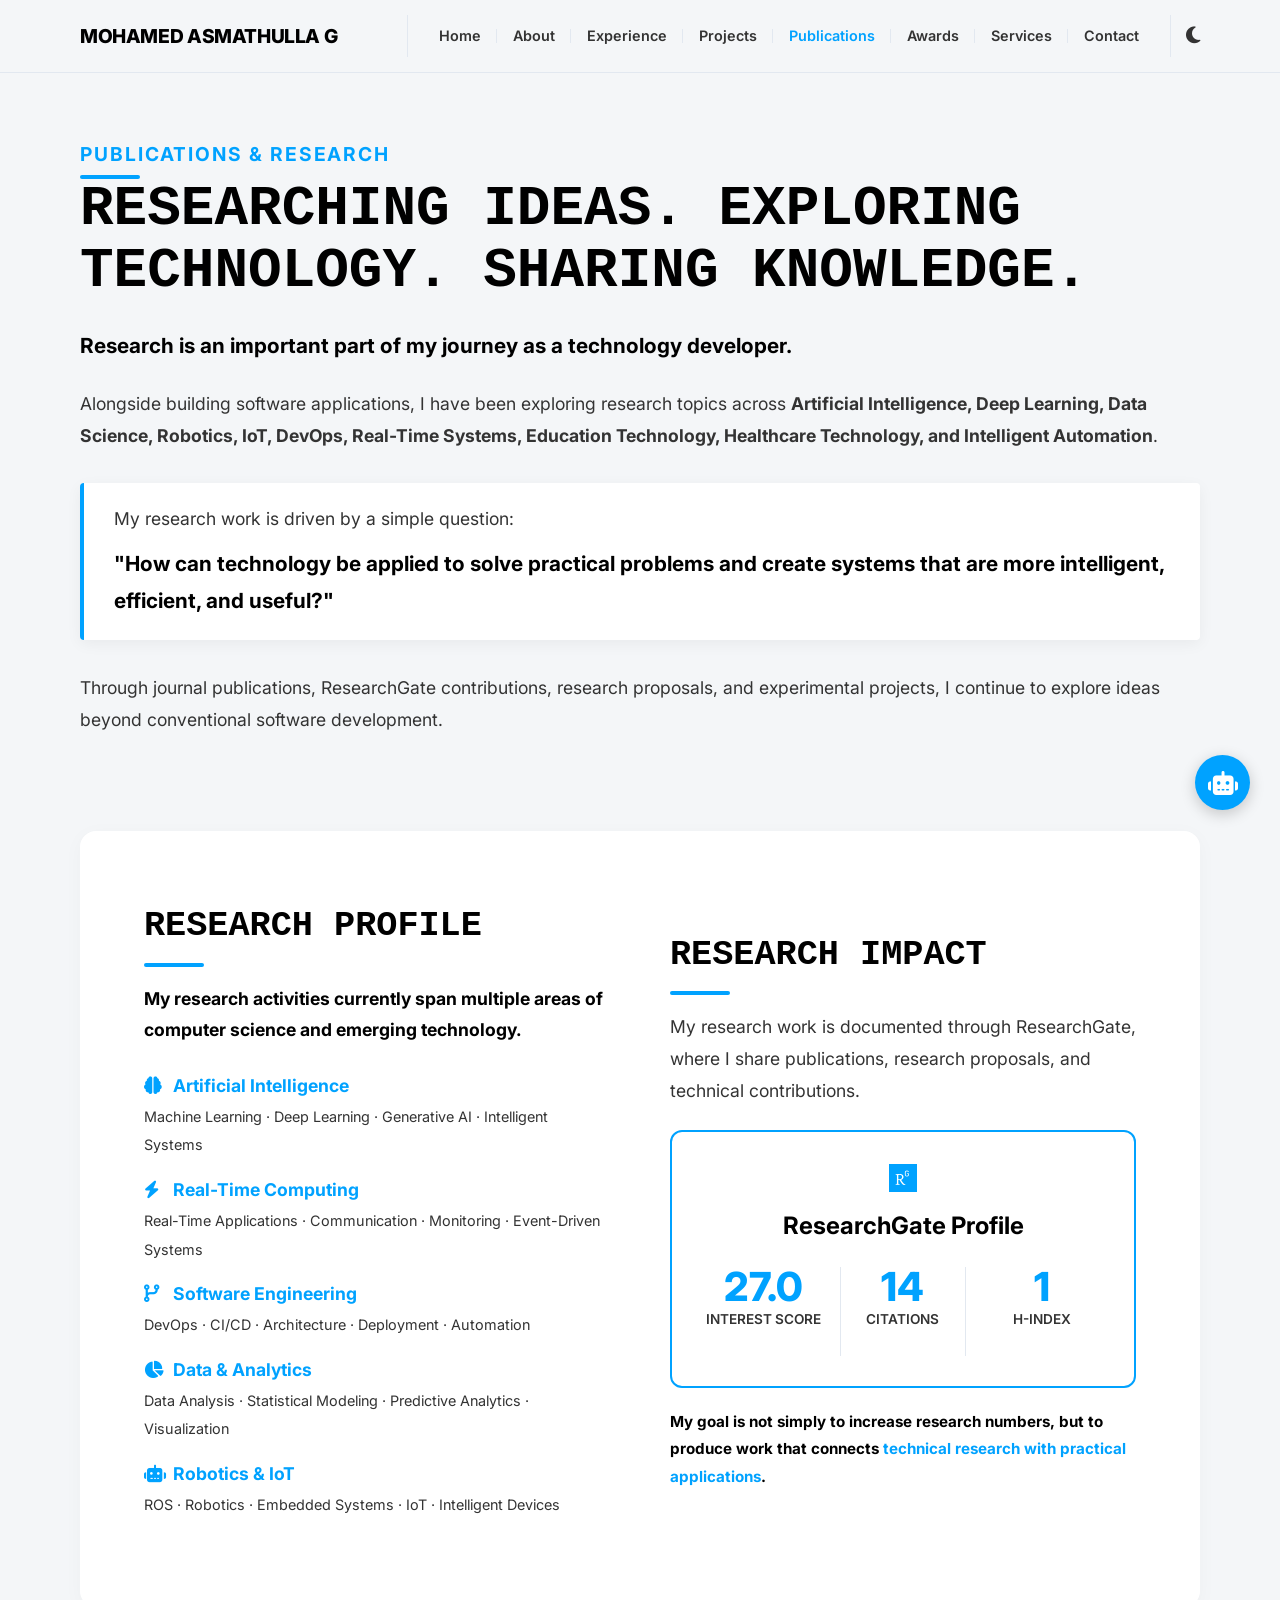
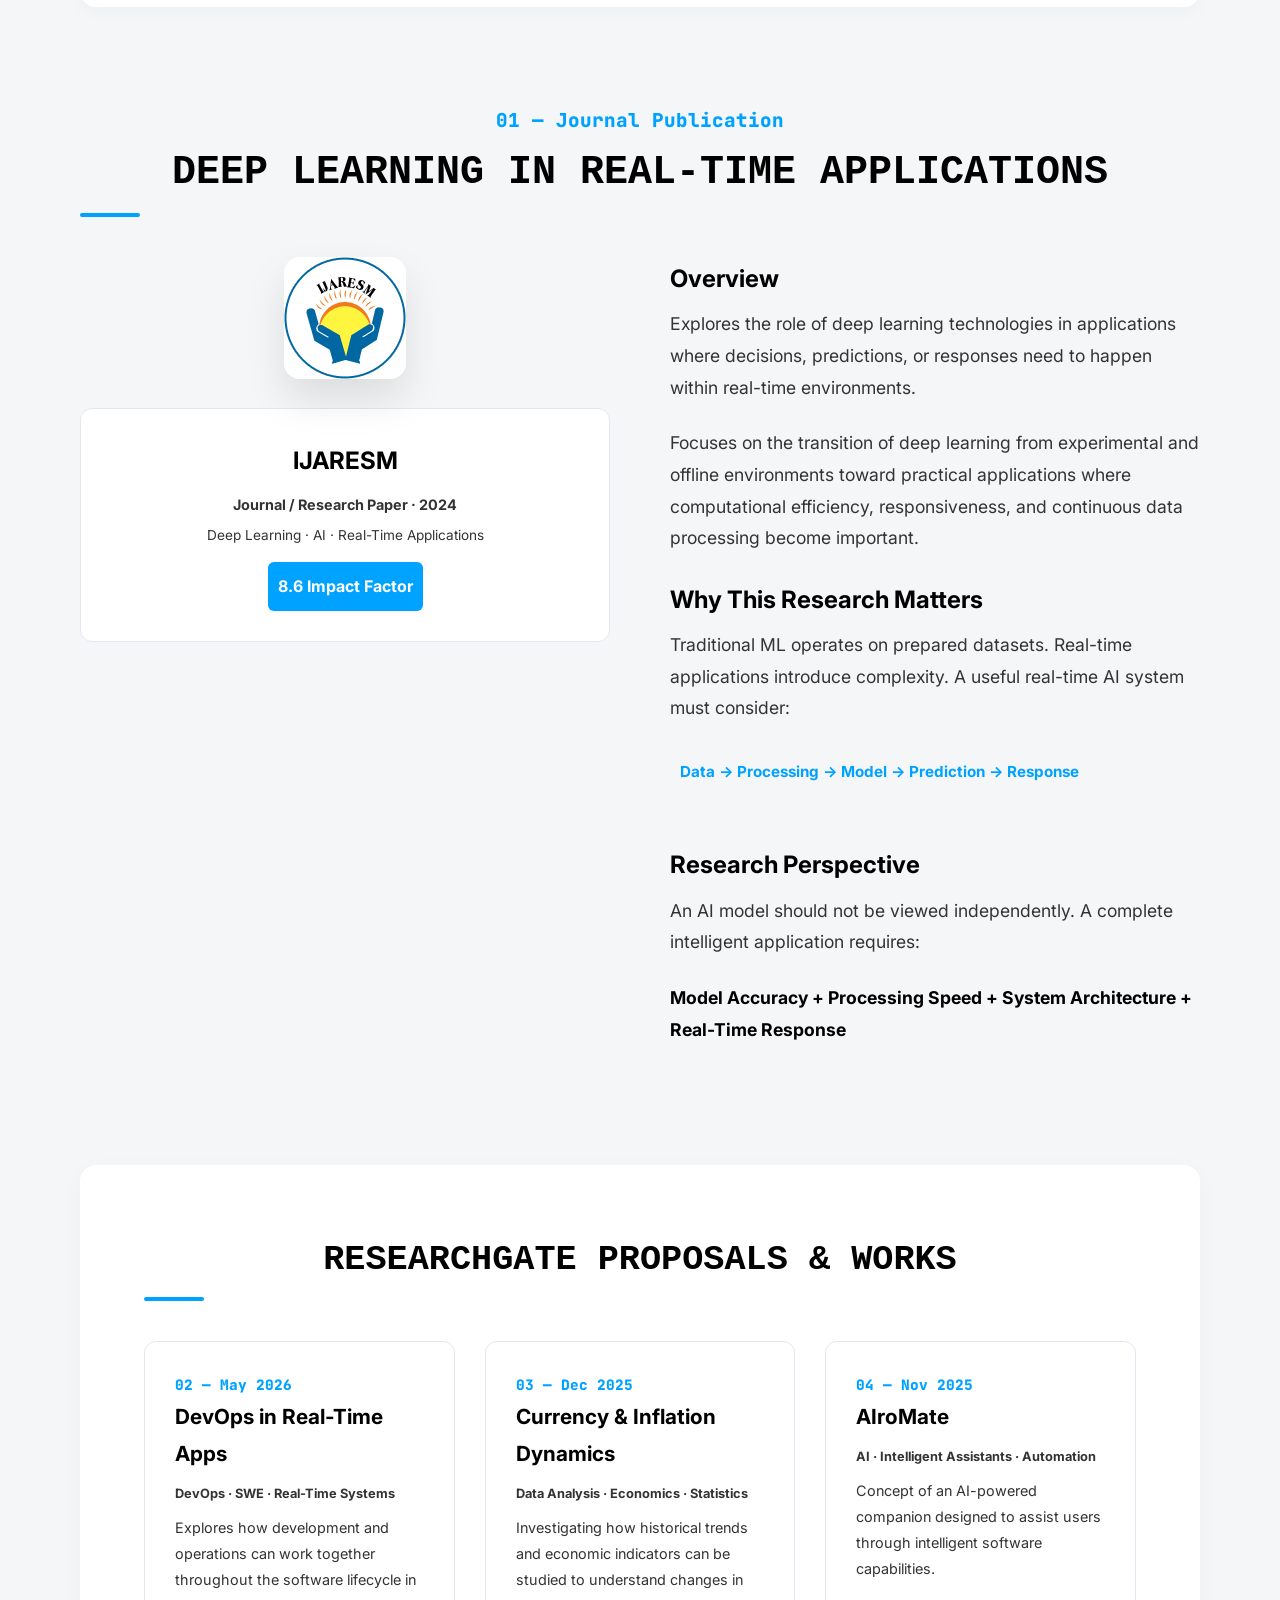
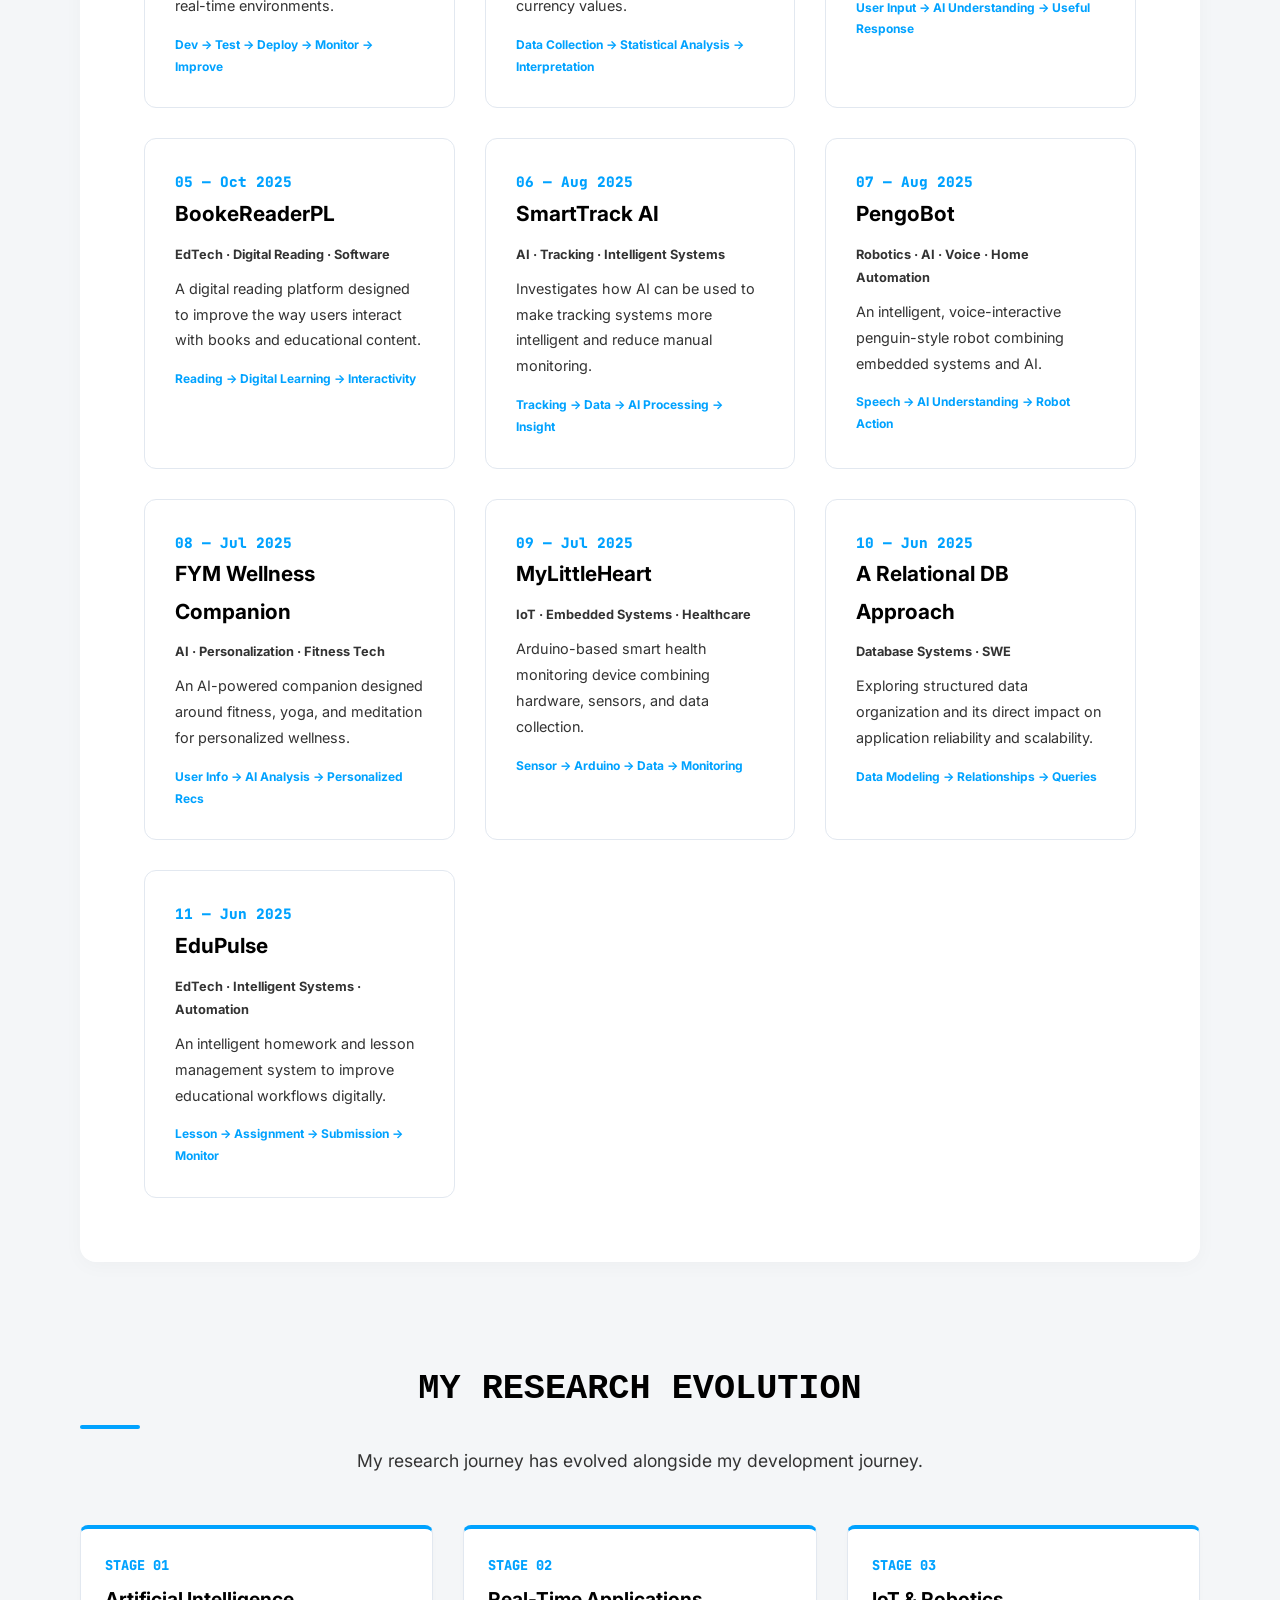
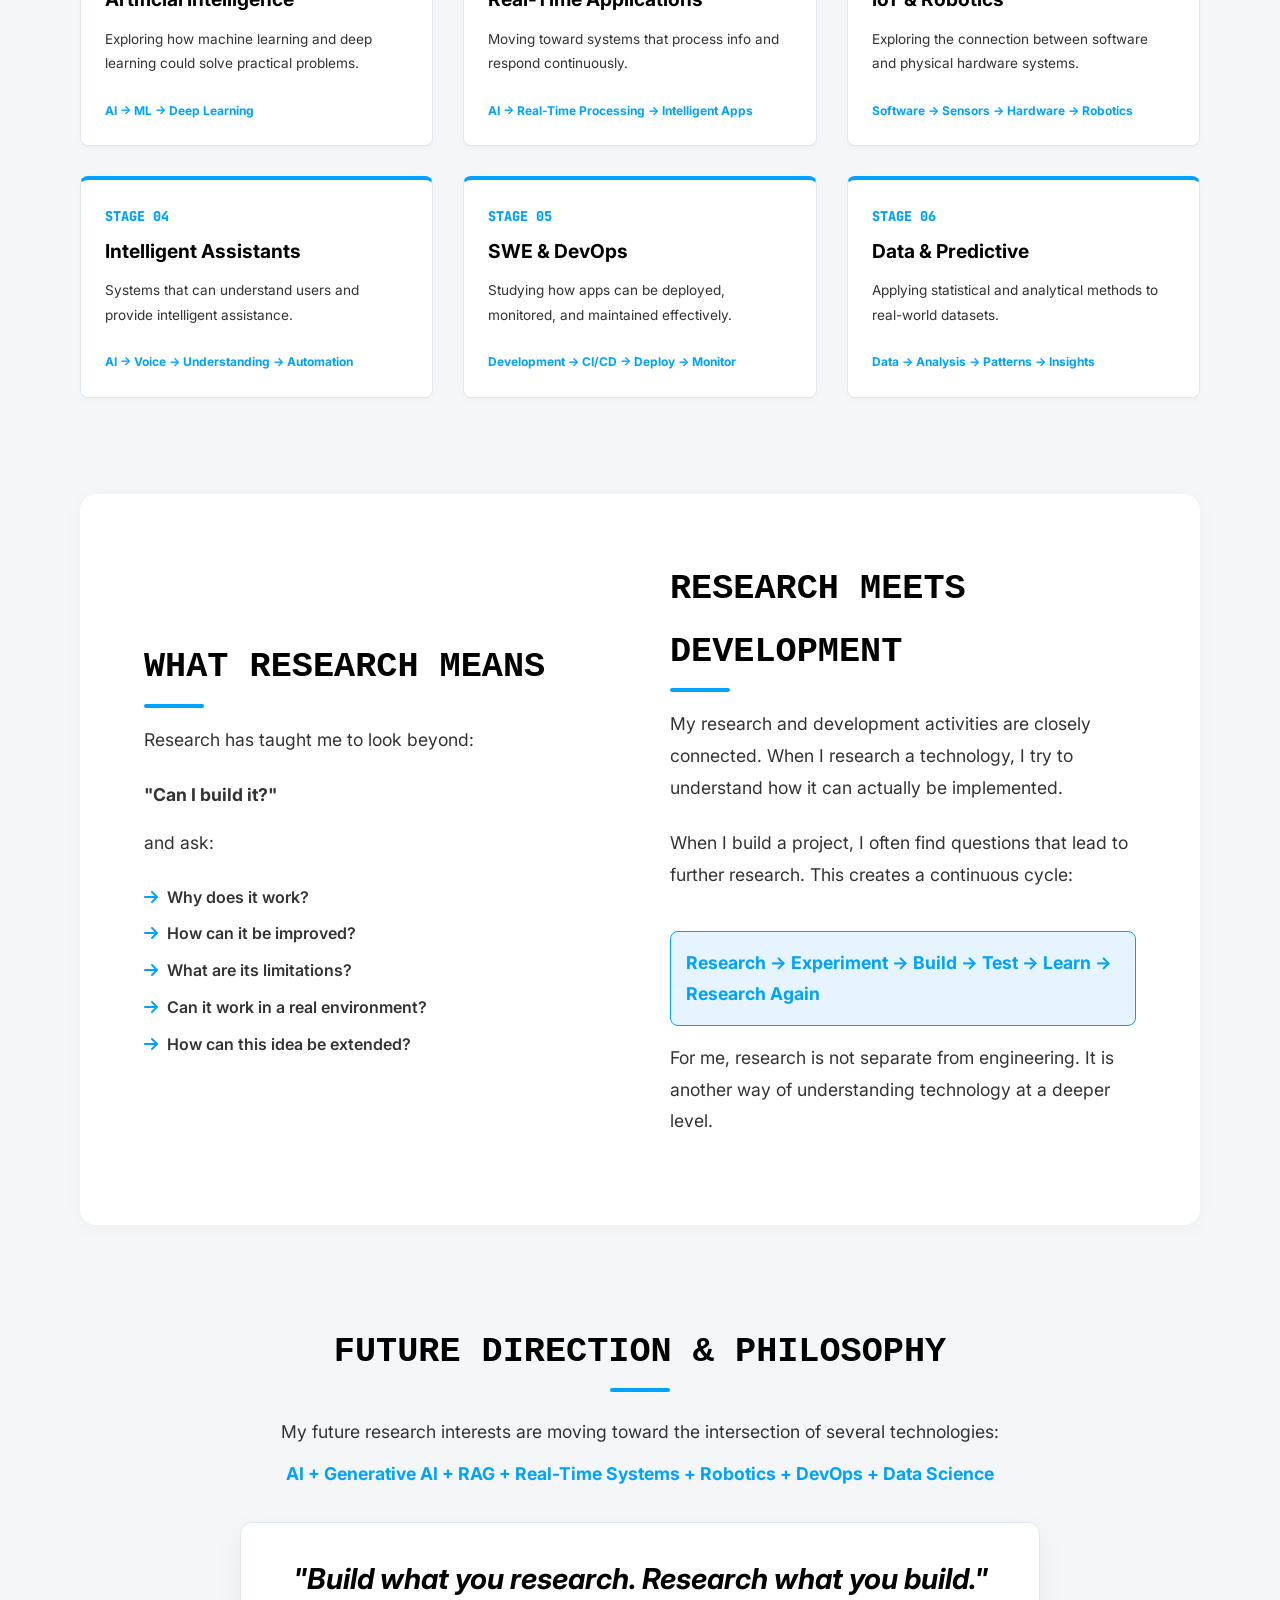
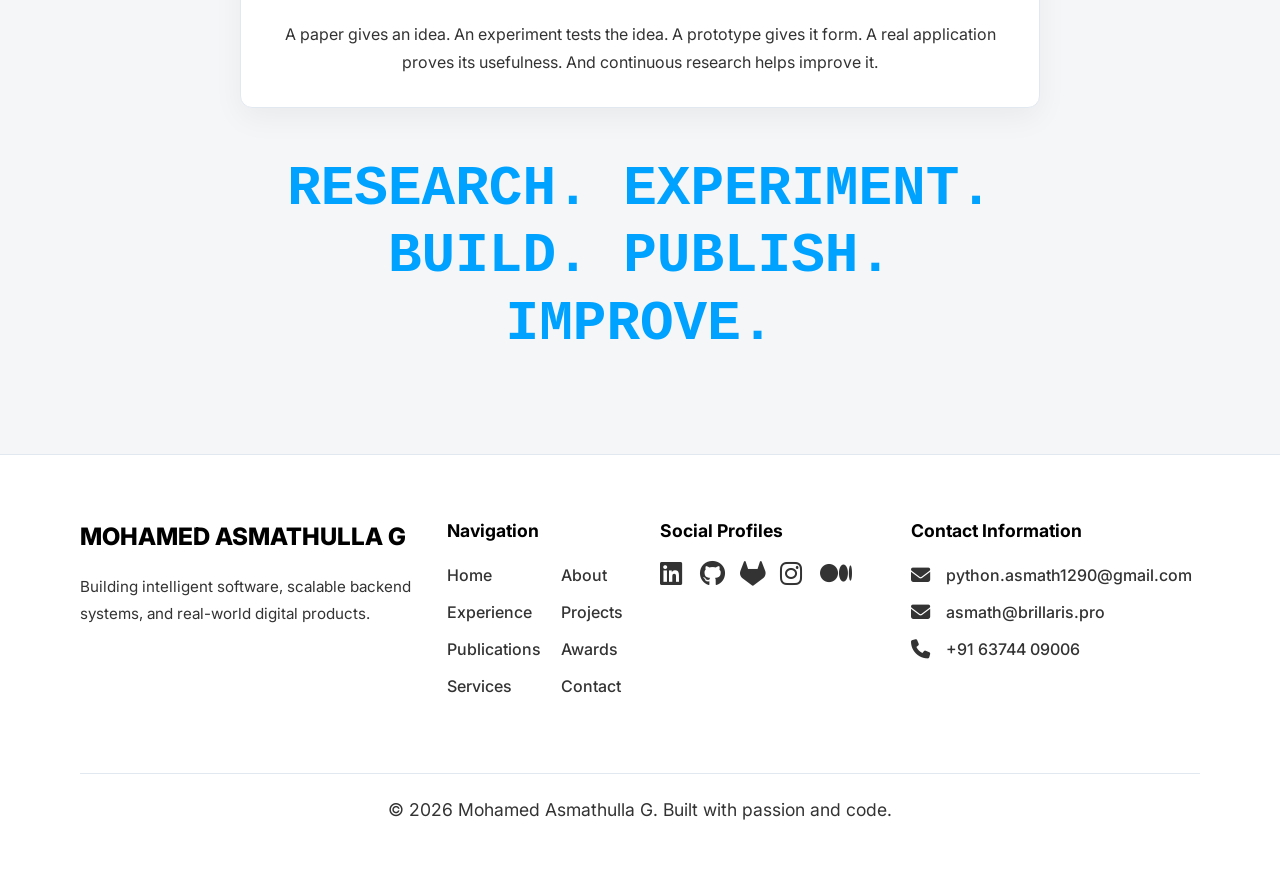
<file: publications.html>
<!DOCTYPE html>
<html lang="en">
<head>
  <!-- Google Tag Manager -->
  <script>(function(w,d,s,l,i){w[l]=w[l]||[];w[l].push({'gtm.start':
  new Date().getTime(),event:'gtm.js'});var f=d.getElementsByTagName(s)[0],
  j=d.createElement(s),dl=l!='dataLayer'?'&l='+l:'';j.async=true;j.src=
  'https://www.googletagmanager.com/gtm.js?id='+i+dl;f.parentNode.insertBefore(j,f);
  })(window,document,'script','dataLayer','GTM-K3PVVH7V');</script>
  <!-- End Google Tag Manager -->
  <link rel="icon" type="image/webp" href="images/logo.webp">
  <meta charset="utf-8" />
  <meta name="viewport" content="width=device-width, initial-scale=1" />
  <title>Publications & Research | Mohamed Asmathulla G</title>
  <meta name="description" content="Portfolio of Mohamed Asmathulla G, a skilled AI Developer, Backend Engineer, and Full-Stack Developer specializing in Python, Machine Learning, and scalable web architectures.">
  <meta name="keywords" content="Mohamed Asmathulla, Mohamed Asmathulla G, Asmathulla, Asmath, Asmathull, Mohamed Asmath, Python AI Developer, Backend Engineer, Full-Stack Developer, Data Analyst, Software Engineer, InGen Dynamics, Brillaris Global">
  <meta name="author" content="Mohamed Asmathulla G">
  <meta property="og:title" content="Mohamed Asmathulla G | AI & Backend Developer">
  <meta property="og:description" content="Portfolio of Mohamed Asmathulla G, an AI Developer, Backend Engineer, and Full-Stack Developer. Explore my projects, research, and work experience.">
  <meta property="og:type" content="website">
  <meta name="robots" content="index, follow">
  <meta name="googlebot" content="index, follow">
  <link href="https://fonts.googleapis.com/css2?family=Inter:wght@400;500;600;700;800&family=JetBrains+Mono:wght@400;700;800&display=swap" rel="stylesheet">
  <link rel="stylesheet" href="https://cdnjs.cloudflare.com/ajax/libs/font-awesome/6.4.0/css/all.min.css">
  <link rel="stylesheet" href="style.css">
  <style>
    /* Mobile View Adjustments for Publications Page Only */
    @media (max-width: 768px) {
      /* Reduce Fonts (excluding h1) */
      h2 { font-size: 1.5rem !important; line-height: 1.3 !important; }
      h3 { font-size: 1.1rem !important; line-height: 1.4 !important; }
      h4 { font-size: 1rem !important; }
      p, li { font-size: 0.95rem !important; line-height: 1.5 !important; }
      .btn { font-size: 0.9rem !important; padding: 10px 20px !important; }
      
      /* Reduce Containers & Spacing */
      .section-block { margin-top: 2rem !important; margin-bottom: 2rem !important; padding: 2rem 20px !important; }
      .container { padding: 0 15px !important; }
      .grid { gap: 1rem !important; }
      .card { padding: 15px !important; }
      
      /* Reduce Images */
      .flex-img { margin-top: 1rem !important; }
      .flex-img img { max-width: 70% !important; margin: 0 auto !important; display: block !important; border-radius: 12px !important; }
    }
    @media (max-width: 480px) {
      .flex-img img { max-width: 90% !important; }
    }
  </style>
<!-- Google tag (gtag.js) -->
<script async src="https://www.googletagmanager.com/gtag/js?id=G-6EF3W05Q1P"></script>
<script>
  window.dataLayer = window.dataLayer || [];
  function gtag(){dataLayer.push(arguments);}
  gtag('js', new Date());

  gtag('config', 'G-6EF3W05Q1P');
</script>
</head>
<body>
  <!-- Google Tag Manager (noscript) -->
  <noscript><iframe src="https://www.googletagmanager.com/ns.html?id=GTM-K3PVVH7V"
  height="0" width="0" style="display:none;visibility:hidden"></iframe></noscript>
  <!-- End Google Tag Manager (noscript) -->
  <header>
    <div class="container nav-container">
      <div class="logo"><a href="index.html">MOHAMED ASMATHULLA G</a></div>
      <div style="display:flex; align-items:center;">
        <nav class="nav-links">
          <a href="index.html">Home</a>
          <a href="about.html">About</a>
          <a href="experience.html">Experience</a>
          <a href="projects.html">Projects</a>
          <a href="publications.html" class="active">Publications</a>
          <a href="awards.html">Awards</a>
          <a href="services.html">Services</a>
          <a href="contact.html">Contact</a>
        </nav>
        <button class="mobile-menu-btn" id="mobile-menu-btn"><i class="fa-solid fa-bars"></i></button>
        <button class="theme-toggle" id="theme-toggle"><i class="fa-solid fa-moon"></i></button>
      </div>
    </div>
  </header>

  <main class="container">
    
    <!-- Hero Section -->
    <section class="section-block animate-up" style="margin-top: 4rem;">
      <h2 style="color:var(--accent); font-size:1.2rem; border:none; margin-bottom:0.5rem; font-family:'Inter', sans-serif; letter-spacing:0.1em; display:block;">PUBLICATIONS &amp; RESEARCH</h2>
      <h1 style="text-transform: uppercase;">Researching Ideas. Exploring Technology. Sharing Knowledge.</h1>
      
      <p style="font-weight: 700; font-size: 1.3rem; color: var(--text-main); margin-top:1.5rem;">
        Research is an important part of my journey as a technology developer.
      </p>
      <p>
        Alongside building software applications, I have been exploring research topics across <strong>Artificial Intelligence, Deep Learning, Data Science, Robotics, IoT, DevOps, Real-Time Systems, Education Technology, Healthcare Technology, and Intelligent Automation</strong>.
      </p>
      
      <div style="background:var(--card-bg); border-left:4px solid var(--accent); padding:20px 30px; margin: 2rem 0; border-radius:4px; box-shadow: 0 4px 15px rgba(0,0,0,0.05);">
        <p style="font-size:1.1rem; color:var(--text-muted); margin-bottom:10px;">My research work is driven by a simple question:</p>
        <p style="font-weight:700; color:var(--text-main); font-size:1.3rem; margin-bottom:0;">"How can technology be applied to solve practical problems and create systems that are more intelligent, efficient, and useful?"</p>
      </div>

      <p>Through journal publications, ResearchGate contributions, research proposals, and experimental projects, I continue to explore ideas beyond conventional software development.</p>
    </section>

    <!-- Research Profile & Impact -->
    <section class="section-block bg-light animate-up">
      <div class="flex-split">
        <div class="flex-content">
          <h2 style="text-transform:uppercase;">Research Profile</h2>
          <p style="font-weight:700; color:var(--text-main); margin-bottom:1.5rem;">My research activities currently span multiple areas of computer science and emerging technology.</p>
          
          <ul style="list-style:none; padding:0;">
            <li style="margin-bottom:15px;">
              <strong style="color:var(--accent); display:block; font-size:1.1rem;"><i class="fa-solid fa-brain" style="width:25px;"></i> Artificial Intelligence</strong>
              <span style="font-size:0.9rem;">Machine Learning &middot; Deep Learning &middot; Generative AI &middot; Intelligent Systems</span>
            </li>
            <li style="margin-bottom:15px;">
              <strong style="color:var(--accent); display:block; font-size:1.1rem;"><i class="fa-solid fa-bolt" style="width:25px;"></i> Real-Time Computing</strong>
              <span style="font-size:0.9rem;">Real-Time Applications &middot; Communication &middot; Monitoring &middot; Event-Driven Systems</span>
            </li>
            <li style="margin-bottom:15px;">
              <strong style="color:var(--accent); display:block; font-size:1.1rem;"><i class="fa-solid fa-code-branch" style="width:25px;"></i> Software Engineering</strong>
              <span style="font-size:0.9rem;">DevOps &middot; CI/CD &middot; Architecture &middot; Deployment &middot; Automation</span>
            </li>
            <li style="margin-bottom:15px;">
              <strong style="color:var(--accent); display:block; font-size:1.1rem;"><i class="fa-solid fa-chart-pie" style="width:25px;"></i> Data &amp; Analytics</strong>
              <span style="font-size:0.9rem;">Data Analysis &middot; Statistical Modeling &middot; Predictive Analytics &middot; Visualization</span>
            </li>
            <li style="margin-bottom:15px;">
              <strong style="color:var(--accent); display:block; font-size:1.1rem;"><i class="fa-solid fa-robot" style="width:25px;"></i> Robotics &amp; IoT</strong>
              <span style="font-size:0.9rem;">ROS &middot; Robotics &middot; Embedded Systems &middot; IoT &middot; Intelligent Devices</span>
            </li>
          </ul>
        </div>
        
        <div class="flex-content">
          <h2 style="text-transform:uppercase;">Research Impact</h2>
          <p style="margin-bottom:1.5rem;">My research work is documented through ResearchGate, where I share publications, research proposals, and technical contributions.</p>
          
          <div class="card" style="text-align:center; padding:30px; border:2px solid var(--accent); margin-bottom:20px;">
            <h3 style="color:var(--text-main); font-size:1.5rem; margin-bottom:20px;"><i class="fa-brands fa-researchgate" style="color:var(--accent); font-size:2rem; margin-bottom:10px; display:block;"></i> ResearchGate Profile</h3>
            
            <div style="display:flex; justify-content:space-between; flex-wrap:wrap; gap:15px;">
              <div style="flex:1;">
                <p style="font-size:2.5rem; font-weight:800; color:var(--accent); margin-bottom:0; line-height:1;">27.0</p>
                <p style="font-size:0.85rem; font-weight:600; color:var(--text-muted); text-transform:uppercase;">Interest Score</p>
              </div>
              <div style="flex:1; border-left:1px solid var(--border); border-right:1px solid var(--border);">
                <p style="font-size:2.5rem; font-weight:800; color:var(--accent); margin-bottom:0; line-height:1;">14</p>
                <p style="font-size:0.85rem; font-weight:600; color:var(--text-muted); text-transform:uppercase;">Citations</p>
              </div>
              <div style="flex:1;">
                <p style="font-size:2.5rem; font-weight:800; color:var(--accent); margin-bottom:0; line-height:1;">1</p>
                <p style="font-size:0.85rem; font-weight:600; color:var(--text-muted); text-transform:uppercase;">h-index</p>
              </div>
            </div>
          </div>
          
          <p style="font-weight:700; color:var(--text-main); font-size:0.95rem;">
            My goal is not simply to increase research numbers, but to produce work that connects <span style="color:var(--accent);">technical research with practical applications</span>.
          </p>
        </div>
      </div>
    </section>

    <!-- Journal Publication Highlight -->
    <section class="section-block animate-up">
      <p style="color:var(--accent); font-weight:800; font-family:'JetBrains Mono', monospace; font-size:1.2rem; margin-bottom:0; text-align:center;">01 &mdash; Journal Publication</p>
      <h2 style="text-transform:uppercase; text-align:center; display:block; font-size:2.5rem; margin-bottom:3rem;">Deep Learning in Real-Time Applications</h2>
      
      <div class="flex-split" style="align-items:flex-start;">
        <div class="flex-img">
          <img src="images/ijaresm.webp" alt="Deep Learning Research" onerror="this.src='https://placehold.co/600x600?text=IJARESM+Publication'">
          
          <div class="card bg-light" style="margin-top:20px; text-align:center;">
            <h4 style="color:var(--text-main); font-size:1.5rem; margin-bottom:10px;">IJARESM</h4>
            <p style="font-weight:700; font-size:0.9rem; margin-bottom:5px;">Journal / Research Paper &middot; 2024</p>
            <p style="font-size:0.85rem; margin-bottom:15px;">Deep Learning &middot; AI &middot; Real-Time Applications</p>
            <div style="background:var(--accent); color:#fff; padding:10px; border-radius:6px; font-weight:700; display:inline-block;">
              8.6 Impact Factor
            </div>
          </div>
        </div>
        
        <div class="flex-content">
          <h3 style="font-size:1.5rem; margin-bottom:0.5rem; color:var(--text-main);">Overview</h3>
          <p>Explores the role of deep learning technologies in applications where decisions, predictions, or responses need to happen within real-time environments.</p>
          <p>Focuses on the transition of deep learning from experimental and offline environments toward practical applications where computational efficiency, responsiveness, and continuous data processing become important.</p>
          
          <h3 style="font-size:1.5rem; margin-top:1.5rem; margin-bottom:0.5rem; color:var(--text-main);">Why This Research Matters</h3>
          <p>Traditional ML operates on prepared datasets. Real-time applications introduce complexity. A useful real-time AI system must consider:</p>
          <p style="font-weight:700; color:var(--accent); font-size:0.95rem; background:var(--bg); padding:10px; border-radius:6px; display:inline-block;">
            Data &rarr; Processing &rarr; Model &rarr; Prediction &rarr; Response
          </p>
          
          <h3 style="font-size:1.5rem; margin-top:1.5rem; margin-bottom:0.5rem; color:var(--text-main);">Research Perspective</h3>
          <p>An AI model should not be viewed independently. A complete intelligent application requires:</p>
          <p style="font-weight:700; color:var(--text-main); font-size:1.1rem;">Model Accuracy + Processing Speed + System Architecture + Real-Time Response</p>
        </div>
      </div>
    </section>

    <!-- ResearchGate Publications Grid -->
    <section class="section-block bg-light animate-up">
      <h2 style="text-transform:uppercase; text-align:center; display:block;">ResearchGate Proposals &amp; Works</h2>
      
      <div class="grid-3" style="margin-top: 3rem;">
        
        <div class="card">
          <p style="color:var(--accent); font-weight:800; font-family:'JetBrains Mono', monospace; font-size:0.9rem; margin-bottom:0;">02 &mdash; May 2026</p>
          <h3 style="font-size:1.3rem; margin-bottom: 10px; color:var(--text-main);">DevOps in Real-Time Apps</h3>
          <p style="font-weight: 700; font-size:0.8rem; margin-bottom: 10px;">DevOps &middot; SWE &middot; Real-Time Systems</p>
          <p style="font-size:0.9rem; margin-bottom:15px;">Explores how development and operations can work together throughout the software lifecycle in real-time environments.</p>
          <p style="font-weight:700; color:var(--accent); font-size:0.75rem; margin-bottom:0;">Dev &rarr; Test &rarr; Deploy &rarr; Monitor &rarr; Improve</p>
        </div>

        <div class="card">
          <p style="color:var(--accent); font-weight:800; font-family:'JetBrains Mono', monospace; font-size:0.9rem; margin-bottom:0;">03 &mdash; Dec 2025</p>
          <h3 style="font-size:1.3rem; margin-bottom: 10px; color:var(--text-main);">Currency &amp; Inflation Dynamics</h3>
          <p style="font-weight: 700; font-size:0.8rem; margin-bottom: 10px;">Data Analysis &middot; Economics &middot; Statistics</p>
          <p style="font-size:0.9rem; margin-bottom:15px;">Investigating how historical trends and economic indicators can be studied to understand changes in currency values.</p>
          <p style="font-weight:700; color:var(--accent); font-size:0.75rem; margin-bottom:0;">Data Collection &rarr; Statistical Analysis &rarr; Interpretation</p>
        </div>

        <div class="card">
          <p style="color:var(--accent); font-weight:800; font-family:'JetBrains Mono', monospace; font-size:0.9rem; margin-bottom:0;">04 &mdash; Nov 2025</p>
          <h3 style="font-size:1.3rem; margin-bottom: 10px; color:var(--text-main);">AIroMate</h3>
          <p style="font-weight: 700; font-size:0.8rem; margin-bottom: 10px;">AI &middot; Intelligent Assistants &middot; Automation</p>
          <p style="font-size:0.9rem; margin-bottom:15px;">Concept of an AI-powered companion designed to assist users through intelligent software capabilities.</p>
          <p style="font-weight:700; color:var(--accent); font-size:0.75rem; margin-bottom:0;">User Input &rarr; AI Understanding &rarr; Useful Response</p>
        </div>

        <div class="card">
          <p style="color:var(--accent); font-weight:800; font-family:'JetBrains Mono', monospace; font-size:0.9rem; margin-bottom:0;">05 &mdash; Oct 2025</p>
          <h3 style="font-size:1.3rem; margin-bottom: 10px; color:var(--text-main);">BookeReaderPL</h3>
          <p style="font-weight: 700; font-size:0.8rem; margin-bottom: 10px;">EdTech &middot; Digital Reading &middot; Software</p>
          <p style="font-size:0.9rem; margin-bottom:15px;">A digital reading platform designed to improve the way users interact with books and educational content.</p>
          <p style="font-weight:700; color:var(--accent); font-size:0.75rem; margin-bottom:0;">Reading &rarr; Digital Learning &rarr; Interactivity</p>
        </div>

        <div class="card">
          <p style="color:var(--accent); font-weight:800; font-family:'JetBrains Mono', monospace; font-size:0.9rem; margin-bottom:0;">06 &mdash; Aug 2025</p>
          <h3 style="font-size:1.3rem; margin-bottom: 10px; color:var(--text-main);">SmartTrack AI</h3>
          <p style="font-weight: 700; font-size:0.8rem; margin-bottom: 10px;">AI &middot; Tracking &middot; Intelligent Systems</p>
          <p style="font-size:0.9rem; margin-bottom:15px;">Investigates how AI can be used to make tracking systems more intelligent and reduce manual monitoring.</p>
          <p style="font-weight:700; color:var(--accent); font-size:0.75rem; margin-bottom:0;">Tracking &rarr; Data &rarr; AI Processing &rarr; Insight</p>
        </div>

        <div class="card">
          <p style="color:var(--accent); font-weight:800; font-family:'JetBrains Mono', monospace; font-size:0.9rem; margin-bottom:0;">07 &mdash; Aug 2025</p>
          <h3 style="font-size:1.3rem; margin-bottom: 10px; color:var(--text-main);">PengoBot</h3>
          <p style="font-weight: 700; font-size:0.8rem; margin-bottom: 10px;">Robotics &middot; AI &middot; Voice &middot; Home Automation</p>
          <p style="font-size:0.9rem; margin-bottom:15px;">An intelligent, voice-interactive penguin-style robot combining embedded systems and AI.</p>
          <p style="font-weight:700; color:var(--accent); font-size:0.75rem; margin-bottom:0;">Speech &rarr; AI Understanding &rarr; Robot Action</p>
        </div>

        <div class="card">
          <p style="color:var(--accent); font-weight:800; font-family:'JetBrains Mono', monospace; font-size:0.9rem; margin-bottom:0;">08 &mdash; Jul 2025</p>
          <h3 style="font-size:1.3rem; margin-bottom: 10px; color:var(--text-main);">FYM Wellness Companion</h3>
          <p style="font-weight: 700; font-size:0.8rem; margin-bottom: 10px;">AI &middot; Personalization &middot; Fitness Tech</p>
          <p style="font-size:0.9rem; margin-bottom:15px;">An AI-powered companion designed around fitness, yoga, and meditation for personalized wellness.</p>
          <p style="font-weight:700; color:var(--accent); font-size:0.75rem; margin-bottom:0;">User Info &rarr; AI Analysis &rarr; Personalized Recs</p>
        </div>

        <div class="card">
          <p style="color:var(--accent); font-weight:800; font-family:'JetBrains Mono', monospace; font-size:0.9rem; margin-bottom:0;">09 &mdash; Jul 2025</p>
          <h3 style="font-size:1.3rem; margin-bottom: 10px; color:var(--text-main);">MyLittleHeart</h3>
          <p style="font-weight: 700; font-size:0.8rem; margin-bottom: 10px;">IoT &middot; Embedded Systems &middot; Healthcare</p>
          <p style="font-size:0.9rem; margin-bottom:15px;">Arduino-based smart health monitoring device combining hardware, sensors, and data collection.</p>
          <p style="font-weight:700; color:var(--accent); font-size:0.75rem; margin-bottom:0;">Sensor &rarr; Arduino &rarr; Data &rarr; Monitoring</p>
        </div>

        <div class="card">
          <p style="color:var(--accent); font-weight:800; font-family:'JetBrains Mono', monospace; font-size:0.9rem; margin-bottom:0;">10 &mdash; Jun 2025</p>
          <h3 style="font-size:1.3rem; margin-bottom: 10px; color:var(--text-main);">A Relational DB Approach</h3>
          <p style="font-weight: 700; font-size:0.8rem; margin-bottom: 10px;">Database Systems &middot; SWE</p>
          <p style="font-size:0.9rem; margin-bottom:15px;">Exploring structured data organization and its direct impact on application reliability and scalability.</p>
          <p style="font-weight:700; color:var(--accent); font-size:0.75rem; margin-bottom:0;">Data Modeling &rarr; Relationships &rarr; Queries</p>
        </div>
        
        <div class="card">
          <p style="color:var(--accent); font-weight:800; font-family:'JetBrains Mono', monospace; font-size:0.9rem; margin-bottom:0;">11 &mdash; Jun 2025</p>
          <h3 style="font-size:1.3rem; margin-bottom: 10px; color:var(--text-main);">EduPulse</h3>
          <p style="font-weight: 700; font-size:0.8rem; margin-bottom: 10px;">EdTech &middot; Intelligent Systems &middot; Automation</p>
          <p style="font-size:0.9rem; margin-bottom:15px;">An intelligent homework and lesson management system to improve educational workflows digitally.</p>
          <p style="font-weight:700; color:var(--accent); font-size:0.75rem; margin-bottom:0;">Lesson &rarr; Assignment &rarr; Submission &rarr; Monitor</p>
        </div>

      </div>
    </section>

    <!-- Research Evolution -->
    <section class="section-block animate-up">
      <h2 style="text-transform:uppercase; text-align:center; display:block;">My Research Evolution</h2>
      <p style="text-align:center; margin-bottom:3rem;">My research journey has evolved alongside my development journey.</p>
      
      <div class="grid-3">
        <div class="toolkit-card">
          <p style="color:var(--accent); font-weight:800; font-family:'JetBrains Mono', monospace; font-size:0.85rem; margin-bottom:5px;">STAGE 01</p>
          <h3 style="color:var(--text-main); font-size:1.2rem; margin-bottom:10px;">Artificial Intelligence</h3>
          <p style="font-size:0.85rem;">Exploring how machine learning and deep learning could solve practical problems.</p>
          <p style="font-weight:700; font-size:0.75rem; color:var(--accent); margin-bottom:0;">AI &rarr; ML &rarr; Deep Learning</p>
        </div>
        
        <div class="toolkit-card">
          <p style="color:var(--accent); font-weight:800; font-family:'JetBrains Mono', monospace; font-size:0.85rem; margin-bottom:5px;">STAGE 02</p>
          <h3 style="color:var(--text-main); font-size:1.2rem; margin-bottom:10px;">Real-Time Applications</h3>
          <p style="font-size:0.85rem;">Moving toward systems that process info and respond continuously.</p>
          <p style="font-weight:700; font-size:0.75rem; color:var(--accent); margin-bottom:0;">AI &rarr; Real-Time Processing &rarr; Intelligent Apps</p>
        </div>
        
        <div class="toolkit-card">
          <p style="color:var(--accent); font-weight:800; font-family:'JetBrains Mono', monospace; font-size:0.85rem; margin-bottom:5px;">STAGE 03</p>
          <h3 style="color:var(--text-main); font-size:1.2rem; margin-bottom:10px;">IoT &amp; Robotics</h3>
          <p style="font-size:0.85rem;">Exploring the connection between software and physical hardware systems.</p>
          <p style="font-weight:700; font-size:0.75rem; color:var(--accent); margin-bottom:0;">Software &rarr; Sensors &rarr; Hardware &rarr; Robotics</p>
        </div>
        
        <div class="toolkit-card">
          <p style="color:var(--accent); font-weight:800; font-family:'JetBrains Mono', monospace; font-size:0.85rem; margin-bottom:5px;">STAGE 04</p>
          <h3 style="color:var(--text-main); font-size:1.2rem; margin-bottom:10px;">Intelligent Assistants</h3>
          <p style="font-size:0.85rem;">Systems that can understand users and provide intelligent assistance.</p>
          <p style="font-weight:700; font-size:0.75rem; color:var(--accent); margin-bottom:0;">AI &rarr; Voice &rarr; Understanding &rarr; Automation</p>
        </div>
        
        <div class="toolkit-card">
          <p style="color:var(--accent); font-weight:800; font-family:'JetBrains Mono', monospace; font-size:0.85rem; margin-bottom:5px;">STAGE 05</p>
          <h3 style="color:var(--text-main); font-size:1.2rem; margin-bottom:10px;">SWE &amp; DevOps</h3>
          <p style="font-size:0.85rem;">Studying how apps can be deployed, monitored, and maintained effectively.</p>
          <p style="font-weight:700; font-size:0.75rem; color:var(--accent); margin-bottom:0;">Development &rarr; CI/CD &rarr; Deploy &rarr; Monitor</p>
        </div>
        
        <div class="toolkit-card">
          <p style="color:var(--accent); font-weight:800; font-family:'JetBrains Mono', monospace; font-size:0.85rem; margin-bottom:5px;">STAGE 06</p>
          <h3 style="color:var(--text-main); font-size:1.2rem; margin-bottom:10px;">Data &amp; Predictive</h3>
          <p style="font-size:0.85rem;">Applying statistical and analytical methods to real-world datasets.</p>
          <p style="font-weight:700; font-size:0.75rem; color:var(--accent); margin-bottom:0;">Data &rarr; Analysis &rarr; Patterns &rarr; Insights</p>
        </div>
      </div>
    </section>

    <!-- Philosophy & Meaning -->
    <section class="section-block bg-light animate-up">
      <div class="flex-split reverse">
        <div class="flex-content">
          <h2 style="text-transform:uppercase;">Research Meets Development</h2>
          <p>My research and development activities are closely connected. When I research a technology, I try to understand how it can actually be implemented.</p>
          <p>When I build a project, I often find questions that lead to further research. This creates a continuous cycle:</p>
          
          <p style="background:var(--accent-light); padding:15px; border-radius:8px; font-weight:700; color:var(--accent); display:inline-block; border: 1px solid var(--accent); margin:1rem 0;">
            Research &rarr; Experiment &rarr; Build &rarr; Test &rarr; Learn &rarr; Research Again
          </p>
          
          <p>For me, research is not separate from engineering. It is another way of understanding technology at a deeper level.</p>
        </div>
        <div class="flex-content">
          <h2 style="text-transform:uppercase;">What Research Means</h2>
          <p>Research has taught me to look beyond:</p>
          <p style="font-weight:700; font-size:1.1rem; color:var(--text-muted); margin-bottom:1rem;">"Can I build it?"</p>
          <p>and ask:</p>
          <ul style="list-style:none; padding:0; margin-top:10px;">
            <li style="margin-bottom:8px; font-weight:600;"><i class="fa-solid fa-arrow-right" style="color:var(--accent); margin-right:5px;"></i> Why does it work?</li>
            <li style="margin-bottom:8px; font-weight:600;"><i class="fa-solid fa-arrow-right" style="color:var(--accent); margin-right:5px;"></i> How can it be improved?</li>
            <li style="margin-bottom:8px; font-weight:600;"><i class="fa-solid fa-arrow-right" style="color:var(--accent); margin-right:5px;"></i> What are its limitations?</li>
            <li style="margin-bottom:8px; font-weight:600;"><i class="fa-solid fa-arrow-right" style="color:var(--accent); margin-right:5px;"></i> Can it work in a real environment?</li>
            <li style="margin-bottom:8px; font-weight:600;"><i class="fa-solid fa-arrow-right" style="color:var(--accent); margin-right:5px;"></i> How can this idea be extended?</li>
          </ul>
        </div>
      </div>
    </section>

    <!-- Footer CTA / Philosophy -->
    <section class="section-block text-center animate-up">
      <h2 style="text-transform:uppercase; display:block;">Future Direction &amp; Philosophy</h2>
      
      <p style="margin: 2rem auto; max-width: 800px; font-size:1.1rem;">
        My future research interests are moving toward the intersection of several technologies: <br>
        <strong style="color:var(--accent); display:block; margin-top:10px;">AI + Generative AI + RAG + Real-Time Systems + Robotics + DevOps + Data Science</strong>
      </p>
      
      <div style="background:var(--card-bg); border:1px solid var(--border); padding:30px; border-radius:12px; max-width:800px; margin:0 auto 3rem; box-shadow: 0 10px 30px rgba(0,0,0,0.05);">
        <h3 style="color:var(--text-main); font-size:1.8rem; margin-bottom:15px; font-style:italic;">"Build what you research. Research what you build."</h3>
        <p style="color:var(--text-muted); font-size:1rem; margin-bottom:0;">
          A paper gives an idea. An experiment tests the idea. A prototype gives it form. A real application proves its usefulness. And continuous research helps improve it.
        </p>
      </div>
      
      <h1 style="text-transform:uppercase; font-size:3.5rem; color:var(--accent); line-height:1.2;">RESEARCH. EXPERIMENT.<br>BUILD. PUBLISH.<br>IMPROVE.</h1>
    </section>

  </main>

  <footer>
    <div class="container">
      <div class="footer-content">
        <div>
          <div class="footer-logo">MOHAMED ASMATHULLA G</div>
          <p style="max-width: 400px; font-size: 0.95rem;">Building intelligent software, scalable backend systems, and real-world digital products.</p>
        </div>
        
        <div class="footer-links">
          <h4>Navigation</h4>
          <ul style="list-style:none; padding:0; display:grid; grid-template-columns: 1fr 1fr; column-gap: 20px;">
            <li style="margin-bottom:8px;"><a href="index.html" style="color:var(--text-muted);">Home</a></li>
            <li style="margin-bottom:8px;"><a href="about.html" style="color:var(--text-muted);">About</a></li>
            <li style="margin-bottom:8px;"><a href="experience.html" style="color:var(--text-muted);">Experience</a></li>
            <li style="margin-bottom:8px;"><a href="projects.html" style="color:var(--text-muted);">Projects</a></li>
            <li style="margin-bottom:8px;"><a href="publications.html" style="color:var(--text-muted);">Publications</a></li>
            <li style="margin-bottom:8px;"><a href="awards.html" style="color:var(--text-muted);">Awards</a></li>
            <li style="margin-bottom:8px;"><a href="services.html" style="color:var(--text-muted);">Services</a></li>
            <li style="margin-bottom:8px;"><a href="contact.html" style="color:var(--text-muted);">Contact</a></li>
          </ul>
        </div>

        <div class="footer-links">
          <h4>Social Profiles</h4>
          <ul style="display: flex; gap: 20px; list-style:none; padding:0;">
            <li><a href="https://www.linkedin.com/in/mohamed-asmathulla-g-2024a8287/" target="_blank" title="LinkedIn"><i class="fa-brands fa-linkedin" style="font-size: 1.6rem;"></i></a></li>
            <li><a href="https://github.com/Mr-asmath/" target="_blank" title="GitHub"><i class="fa-brands fa-github" style="font-size: 1.6rem;"></i></a></li>
            <li><a href="http://gitlab.com/Asmath2005/" target="_blank" title="GitLab"><i class="fa-brands fa-gitlab" style="font-size: 1.6rem;"></i></a></li>
            <li><a href="https://www.instagram.com/programming_tamizhan" target="_blank" title="Instagram"><i class="fa-brands fa-instagram" style="font-size: 1.6rem;"></i></a></li>
            <li><a href="https://medium.com/@python.asmath1290" target="_blank" title="Medium"><i class="fa-brands fa-medium" style="font-size: 1.6rem;"></i></a></li>
          </ul>
        </div>
        
        <div class="footer-links">
          <h4>Contact Information</h4>
          <ul style="list-style:none; padding:0;">
            <li style="margin-bottom:8px;"><a href="mailto:python.asmath1290@gmail.com"><i class="fa-solid fa-envelope" style="margin-right:5px;"></i> python.asmath1290@gmail.com</a></li>
            <li style="margin-bottom:8px;"><a href="mailto:asmath@brillaris.pro"><i class="fa-solid fa-envelope" style="margin-right:5px;"></i> asmath@brillaris.pro</a></li>
            <li style="margin-bottom:8px;"><a href="tel:+916374409006"><i class="fa-solid fa-phone" style="margin-right:5px;"></i> +91 63744 09006</a></li>
          </ul>
        </div>
      </div>
      <div class="footer-bottom" style="text-align:center; padding-top:20px; border-top:1px solid var(--border); color:var(--text-muted); font-size:0.9rem;">
        <p>&copy; 2026 Mohamed Asmathulla G. Built with passion and code.</p>
      </div>
    </div>
  </footer>

  
  <button id="scrollToTop" class="scroll-to-top" title="Go to top"><i class="fa-solid fa-arrow-up"></i></button>
    <!-- AI Chat Widget -->
  <div class="ai-chat-widget">
    <button id="ai-chat-toggle" class="ai-chat-toggle">
      <i class="fa-solid fa-robot"></i>
    </button>
    <div id="ai-chat-window" class="ai-chat-window">
      <div class="ai-chat-header">
        <h4 style="margin:0; font-size:1rem; color:var(--text-main);"><i class="fa-solid fa-robot" style="color:var(--accent); margin-right:8px;"></i> AI Assistant</h4>
        <button id="ai-chat-close" style="background:none; border:none; color:var(--text-muted); cursor:pointer;"><i class="fa-solid fa-xmark"></i></button>
      </div>
      <div id="ai-chat-messages" class="ai-chat-messages">
        <div class="ai-message bot">Hi there! I'm an AI assistant trained on Mohamed Asmathulla's portfolio. Ask me anything about his experience, projects, or skills!</div>
      </div>
      <div class="ai-chat-input-area">
        <input type="text" id="ai-chat-input" placeholder="Type a message..." autocomplete="off">
        <button id="ai-chat-send"><i class="fa-solid fa-paper-plane"></i></button>
      </div>
    </div>
  </div>
  <script src="main.js"></script>
</body>
</html>
</file>
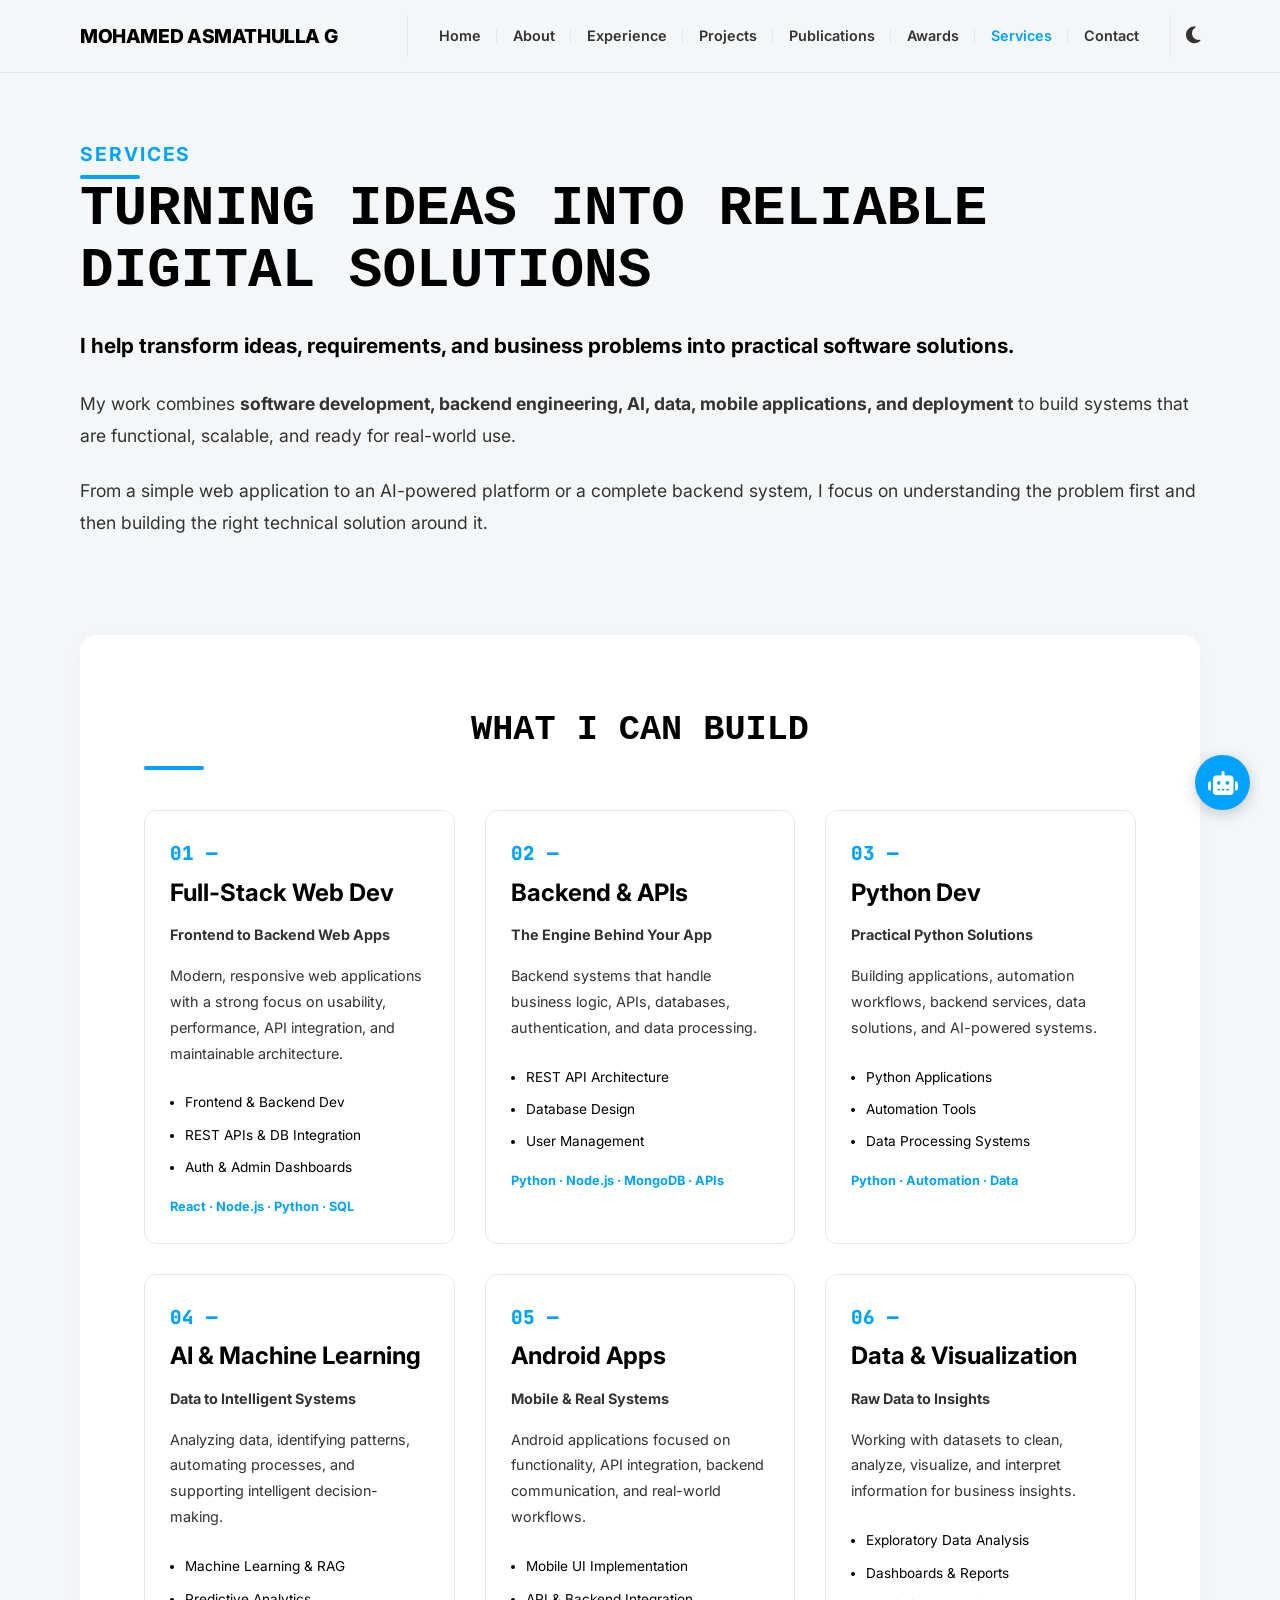
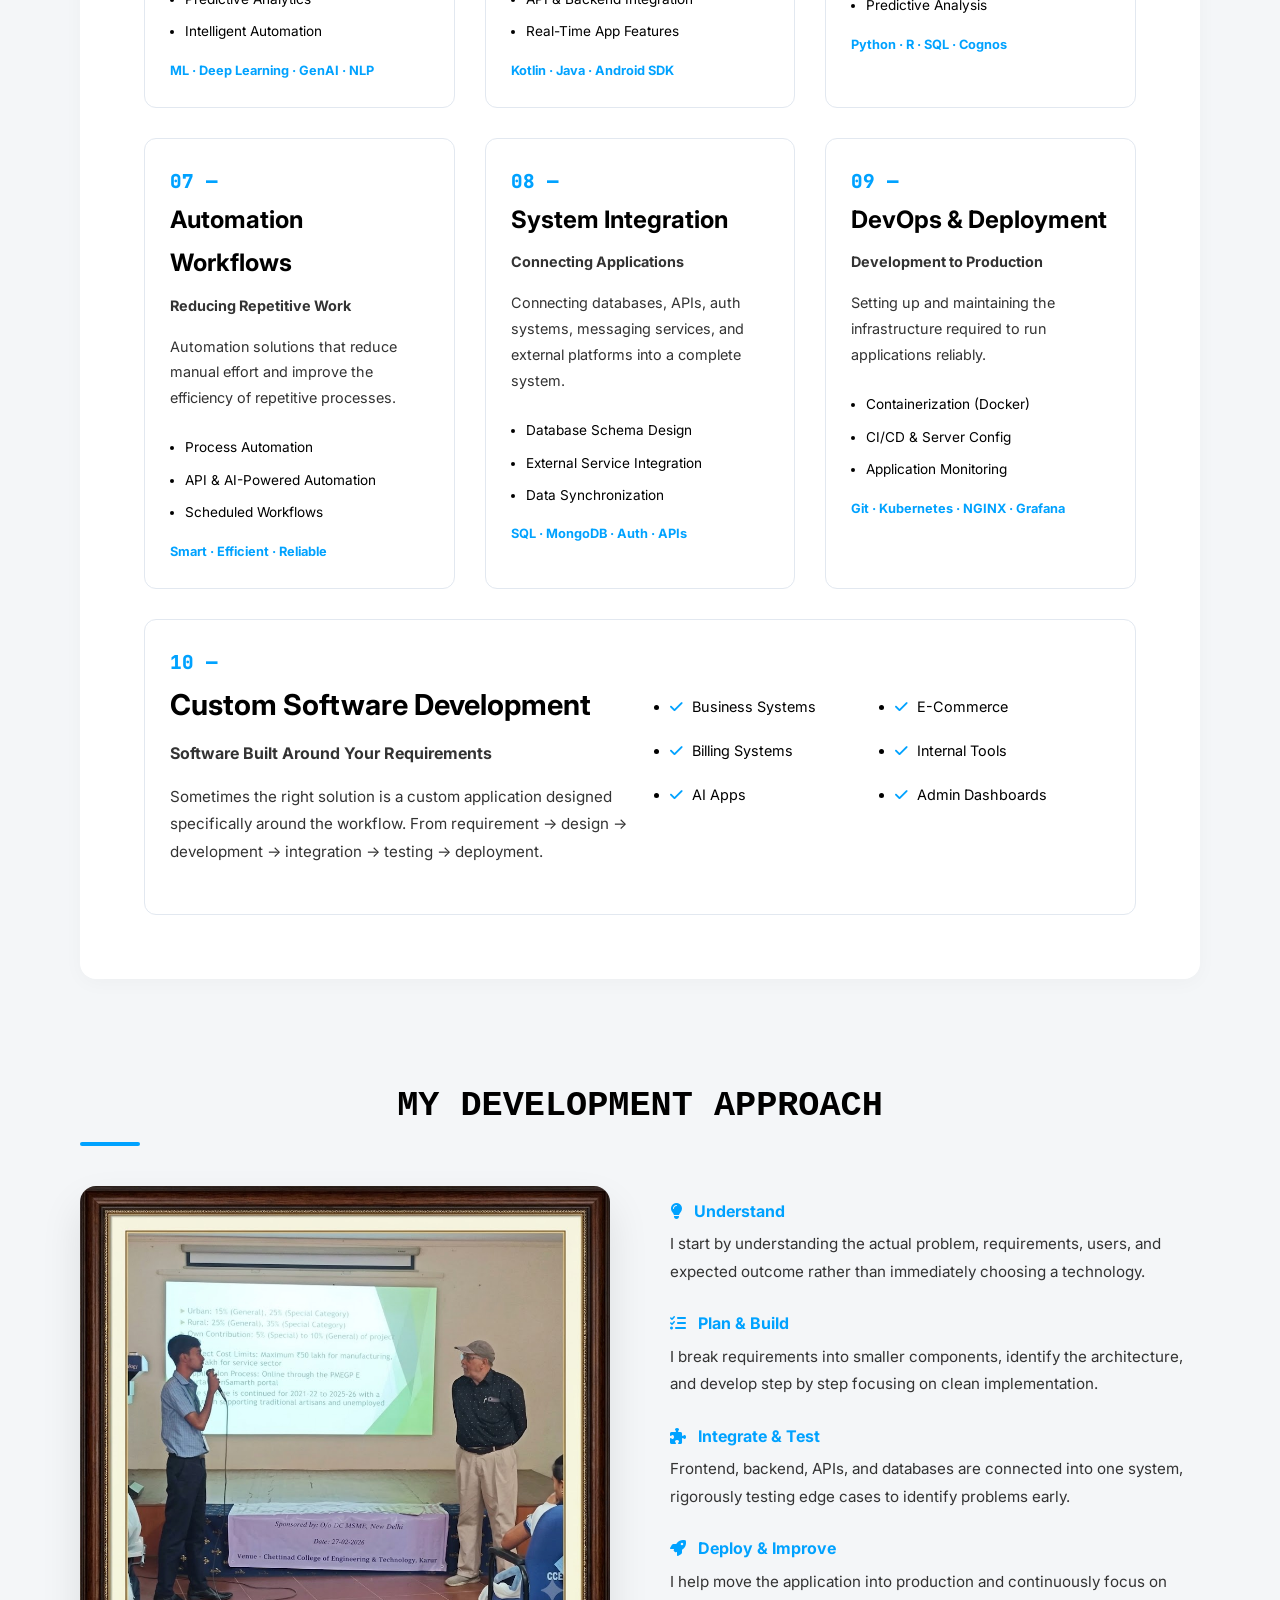
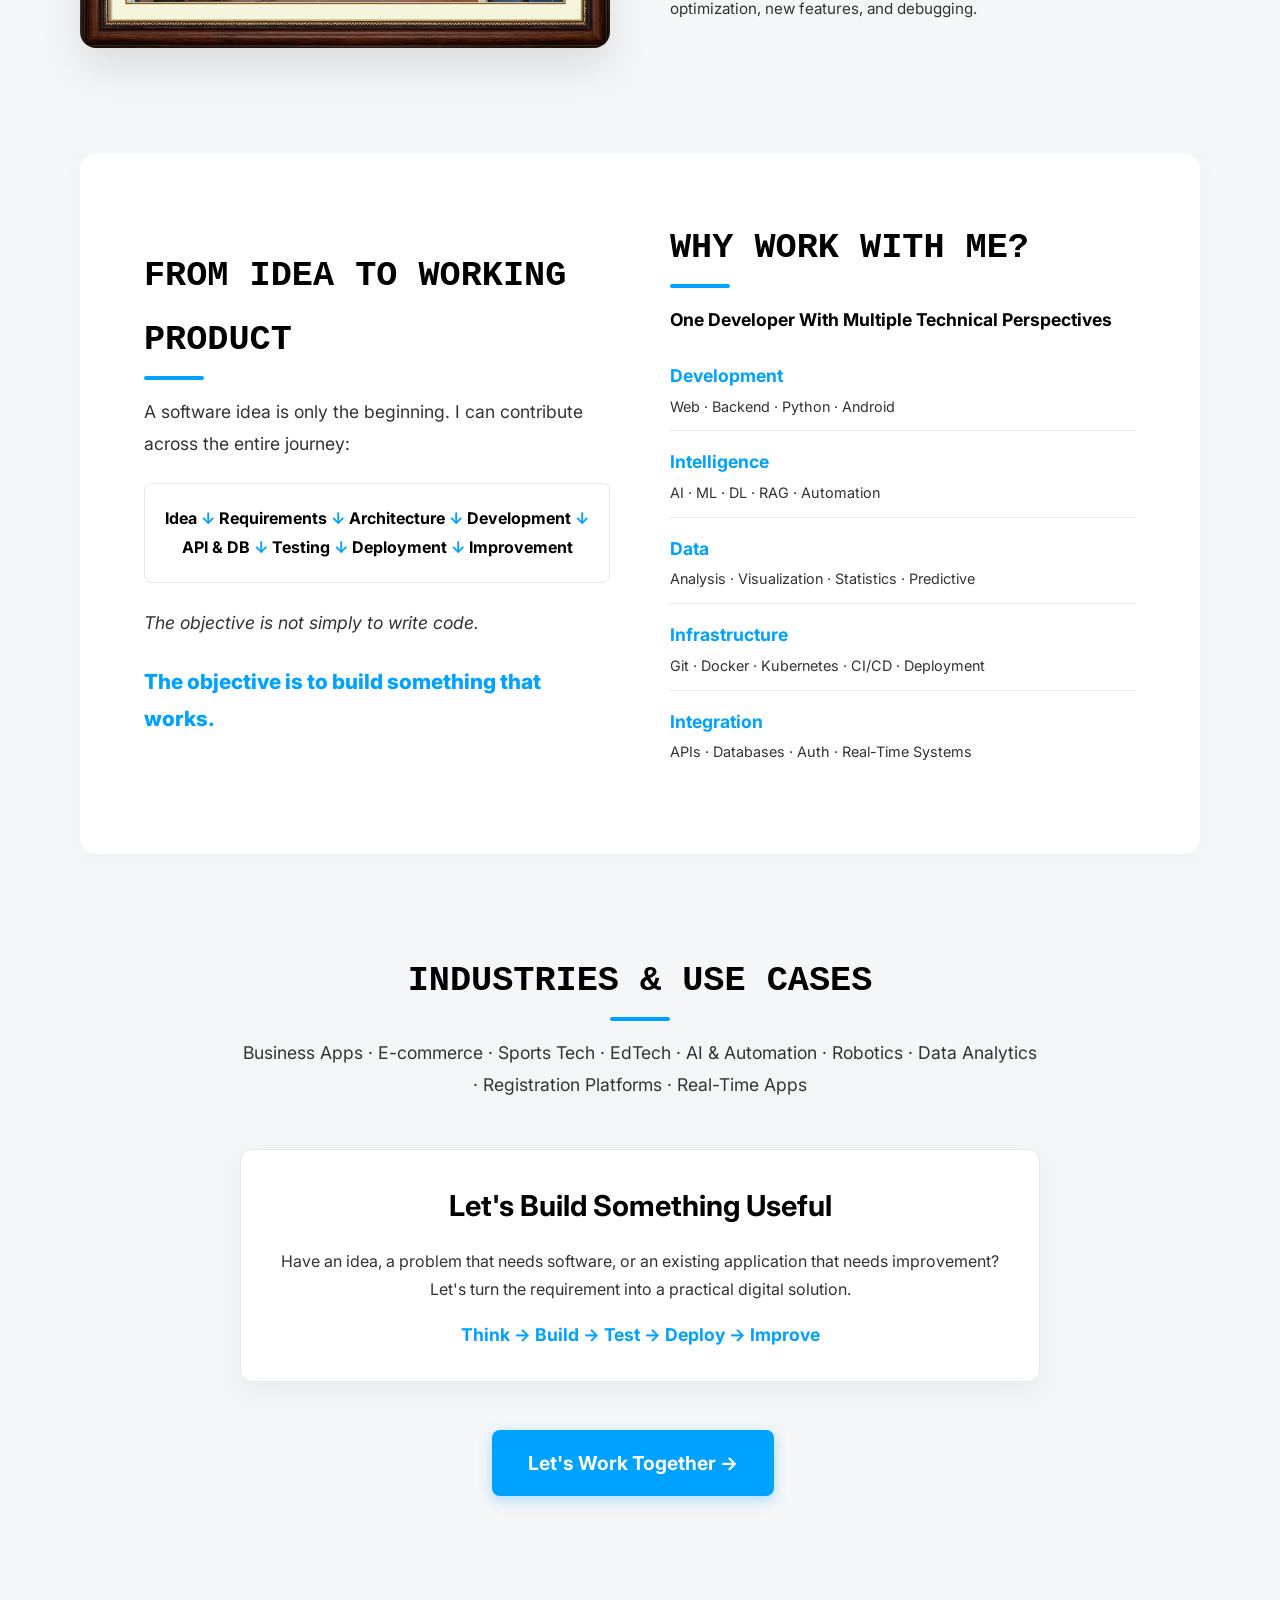
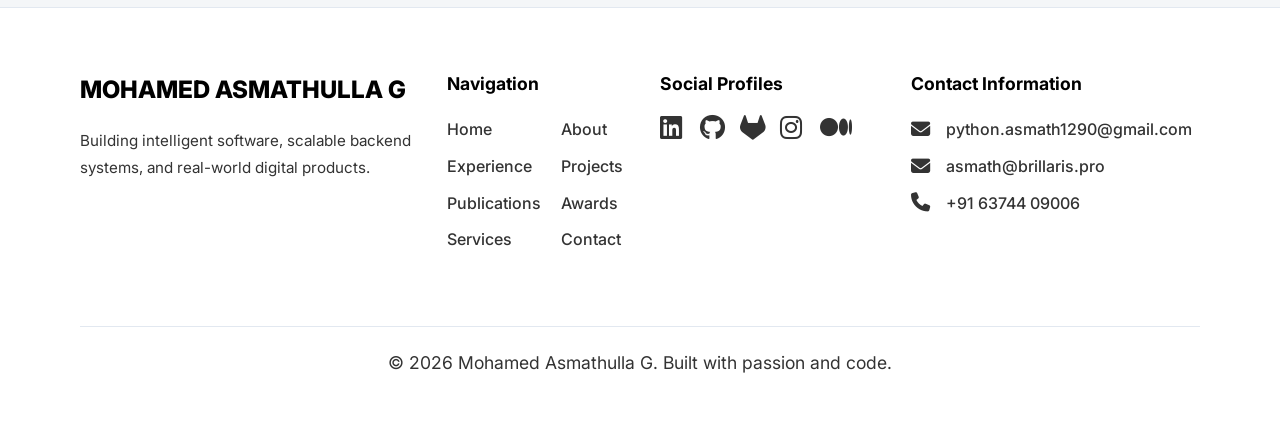
<file: services.html>
<!DOCTYPE html>
<html lang="en">
<head>
  <!-- Google Tag Manager -->
  <script>(function(w,d,s,l,i){w[l]=w[l]||[];w[l].push({'gtm.start':
  new Date().getTime(),event:'gtm.js'});var f=d.getElementsByTagName(s)[0],
  j=d.createElement(s),dl=l!='dataLayer'?'&l='+l:'';j.async=true;j.src=
  'https://www.googletagmanager.com/gtm.js?id='+i+dl;f.parentNode.insertBefore(j,f);
  })(window,document,'script','dataLayer','GTM-K3PVVH7V');</script>
  <!-- End Google Tag Manager -->
  <link rel="icon" type="image/webp" href="images/logo.webp">
  <meta charset="utf-8" />
  <meta name="viewport" content="width=device-width, initial-scale=1" />
  <title>Services | Mohamed Asmathulla G</title>
  <meta name="description" content="Portfolio of Mohamed Asmathulla G, a skilled AI Developer, Backend Engineer, and Full-Stack Developer specializing in Python, Machine Learning, and scalable web architectures.">
  <meta name="keywords" content="Mohamed Asmathulla, Mohamed Asmathulla G, Asmathulla, Asmath, Asmathull, Mohamed Asmath, Python AI Developer, Backend Engineer, Full-Stack Developer, Data Analyst, Software Engineer, InGen Dynamics, Brillaris Global">
  <meta name="author" content="Mohamed Asmathulla G">
  <meta property="og:title" content="Mohamed Asmathulla G | AI & Backend Developer">
  <meta property="og:description" content="Portfolio of Mohamed Asmathulla G, an AI Developer, Backend Engineer, and Full-Stack Developer. Explore my projects, research, and work experience.">
  <meta property="og:type" content="website">
  <meta name="robots" content="index, follow">
  <meta name="googlebot" content="index, follow">
  <link href="https://fonts.googleapis.com/css2?family=Inter:wght@400;500;600;700;800&family=JetBrains+Mono:wght@400;700;800&display=swap" rel="stylesheet">
  <link rel="stylesheet" href="https://cdnjs.cloudflare.com/ajax/libs/font-awesome/6.4.0/css/all.min.css">
  <link rel="stylesheet" href="style.css">
  <style>
    /* Mobile View Adjustments for services Page Only */
    @media (max-width: 768px) {
      /* Reduce Fonts (excluding h1) */
      h2 { font-size: 1.5rem !important; line-height: 1.3 !important; }
      h3 { font-size: 1.1rem !important; line-height: 1.4 !important; }
      h4 { font-size: 1rem !important; }
      p, li { font-size: 0.95rem !important; line-height: 1.5 !important; }
      .btn { font-size: 0.9rem !important; padding: 10px 20px !important; }
      
      /* Reduce Containers & Spacing */
      .section-block { margin-top: 2rem !important; margin-bottom: 2rem !important; padding: 2rem 20px !important; }
      .container { padding: 0 15px !important; }
      .grid { gap: 1rem !important; }
      .card { padding: 15px !important; }
      
      /* Reduce Images */
      .flex-img { margin-top: 1rem !important; }
      .flex-img img { max-width: 70% !important; margin: 0 auto !important; display: block !important; border-radius: 12px !important; }
    }
    @media (max-width: 480px) {
      .flex-img img { max-width: 90% !important; }
    }
  </style>
<!-- Google tag (gtag.js) -->
<script async src="https://www.googletagmanager.com/gtag/js?id=G-6EF3W05Q1P"></script>
<script>
  window.dataLayer = window.dataLayer || [];
  function gtag(){dataLayer.push(arguments);}
  gtag('js', new Date());

  gtag('config', 'G-6EF3W05Q1P');
</script>
</head>
<body>
  <!-- Google Tag Manager (noscript) -->
  <noscript><iframe src="https://www.googletagmanager.com/ns.html?id=GTM-K3PVVH7V"
  height="0" width="0" style="display:none;visibility:hidden"></iframe></noscript>
  <!-- End Google Tag Manager (noscript) -->
  <header>
    <div class="container nav-container">
      <div class="logo"><a href="index.html">MOHAMED ASMATHULLA G</a></div>
      <div style="display:flex; align-items:center;">
        <nav class="nav-links">
          <a href="index.html">Home</a>
          <a href="about.html">About</a>
          <a href="experience.html">Experience</a>
          <a href="projects.html">Projects</a>
          <a href="publications.html">Publications</a>
          <a href="awards.html">Awards</a>
          <a href="services.html" class="active">Services</a>
          <a href="contact.html">Contact</a>
        </nav>
        <button class="mobile-menu-btn" id="mobile-menu-btn"><i class="fa-solid fa-bars"></i></button>
        <button class="theme-toggle" id="theme-toggle"><i class="fa-solid fa-moon"></i></button>
      </div>
    </div>
  </header>

  <main class="container">
    
    <!-- Hero Section -->
    <section class="section-block animate-up" style="margin-top: 4rem;">
      <h2 style="color:var(--accent); font-size:1.2rem; border:none; margin-bottom:0.5rem; font-family:'Inter', sans-serif; letter-spacing:0.1em; display:block;">SERVICES</h2>
      <h1 style="text-transform: uppercase;">Turning Ideas Into Reliable Digital Solutions</h1>
      
      <p style="font-weight: 700; font-size: 1.3rem; color: var(--text-main); margin-top:1.5rem;">
        I help transform ideas, requirements, and business problems into practical software solutions. 
      </p>
      <p>
        My work combines <strong>software development, backend engineering, AI, data, mobile applications, and deployment</strong> to build systems that are functional, scalable, and ready for real-world use.
      </p>
      <p>
        From a simple web application to an AI-powered platform or a complete backend system, I focus on understanding the problem first and then building the right technical solution around it.
      </p>
    </section>

    <!-- Services Grid -->
    <section class="section-block bg-light animate-up">
      <h2 style="text-transform:uppercase; text-align:center; display:block; margin-bottom:3rem;">What I Can Build</h2>
      
      <div class="grid-3">
        
        <!-- Service 01 -->
        <div class="card" style="padding:25px;">
          <p style="color:var(--accent); font-weight:800; font-family:'JetBrains Mono', monospace; font-size:1.2rem; margin-bottom:0;">01 &mdash;</p>
          <h3 style="font-size:1.5rem; margin-bottom: 0.5rem; color:var(--text-main);">Full-Stack Web Dev</h3>
          <p style="font-weight: 700; font-size:0.9rem; margin-bottom: 15px;">Frontend to Backend Web Apps</p>
          <p style="font-size:0.9rem;">Modern, responsive web applications with a strong focus on usability, performance, API integration, and maintainable architecture.</p>
          <ul style="font-size:0.85rem; padding-left:15px; margin-bottom:15px; color:var(--text-main);">
            <li>Frontend &amp; Backend Dev</li>
            <li>REST APIs &amp; DB Integration</li>
            <li>Auth &amp; Admin Dashboards</li>
          </ul>
          <p style="font-weight:700; color:var(--accent); font-size:0.8rem; margin-bottom:0;">React &middot; Node.js &middot; Python &middot; SQL</p>
        </div>

        <!-- Service 02 -->
        <div class="card" style="padding:25px;">
          <p style="color:var(--accent); font-weight:800; font-family:'JetBrains Mono', monospace; font-size:1.2rem; margin-bottom:0;">02 &mdash;</p>
          <h3 style="font-size:1.5rem; margin-bottom: 0.5rem; color:var(--text-main);">Backend &amp; APIs</h3>
          <p style="font-weight: 700; font-size:0.9rem; margin-bottom: 15px;">The Engine Behind Your App</p>
          <p style="font-size:0.9rem;">Backend systems that handle business logic, APIs, databases, authentication, and data processing.</p>
          <ul style="font-size:0.85rem; padding-left:15px; margin-bottom:15px; color:var(--text-main);">
            <li>REST API Architecture</li>
            <li>Database Design</li>
            <li>User Management</li>
          </ul>
          <p style="font-weight:700; color:var(--accent); font-size:0.8rem; margin-bottom:0;">Python &middot; Node.js &middot; MongoDB &middot; APIs</p>
        </div>

        <!-- Service 03 -->
        <div class="card" style="padding:25px;">
          <p style="color:var(--accent); font-weight:800; font-family:'JetBrains Mono', monospace; font-size:1.2rem; margin-bottom:0;">03 &mdash;</p>
          <h3 style="font-size:1.5rem; margin-bottom: 0.5rem; color:var(--text-main);">Python Dev</h3>
          <p style="font-weight: 700; font-size:0.9rem; margin-bottom: 15px;">Practical Python Solutions</p>
          <p style="font-size:0.9rem;">Building applications, automation workflows, backend services, data solutions, and AI-powered systems.</p>
          <ul style="font-size:0.85rem; padding-left:15px; margin-bottom:15px; color:var(--text-main);">
            <li>Python Applications</li>
            <li>Automation Tools</li>
            <li>Data Processing Systems</li>
          </ul>
          <p style="font-weight:700; color:var(--accent); font-size:0.8rem; margin-bottom:0;">Python &middot; Automation &middot; Data</p>
        </div>

        <!-- Service 04 -->
        <div class="card" style="padding:25px;">
          <p style="color:var(--accent); font-weight:800; font-family:'JetBrains Mono', monospace; font-size:1.2rem; margin-bottom:0;">04 &mdash;</p>
          <h3 style="font-size:1.5rem; margin-bottom: 0.5rem; color:var(--text-main);">AI &amp; Machine Learning</h3>
          <p style="font-weight: 700; font-size:0.9rem; margin-bottom: 15px;">Data to Intelligent Systems</p>
          <p style="font-size:0.9rem;">Analyzing data, identifying patterns, automating processes, and supporting intelligent decision-making.</p>
          <ul style="font-size:0.85rem; padding-left:15px; margin-bottom:15px; color:var(--text-main);">
            <li>Machine Learning &amp; RAG</li>
            <li>Predictive Analytics</li>
            <li>Intelligent Automation</li>
          </ul>
          <p style="font-weight:700; color:var(--accent); font-size:0.8rem; margin-bottom:0;">ML &middot; Deep Learning &middot; GenAI &middot; NLP</p>
        </div>

        <!-- Service 05 -->
        <div class="card" style="padding:25px;">
          <p style="color:var(--accent); font-weight:800; font-family:'JetBrains Mono', monospace; font-size:1.2rem; margin-bottom:0;">05 &mdash;</p>
          <h3 style="font-size:1.5rem; margin-bottom: 0.5rem; color:var(--text-main);">Android Apps</h3>
          <p style="font-weight: 700; font-size:0.9rem; margin-bottom: 15px;">Mobile &amp; Real Systems</p>
          <p style="font-size:0.9rem;">Android applications focused on functionality, API integration, backend communication, and real-world workflows.</p>
          <ul style="font-size:0.85rem; padding-left:15px; margin-bottom:15px; color:var(--text-main);">
            <li>Mobile UI Implementation</li>
            <li>API &amp; Backend Integration</li>
            <li>Real-Time App Features</li>
          </ul>
          <p style="font-weight:700; color:var(--accent); font-size:0.8rem; margin-bottom:0;">Kotlin &middot; Java &middot; Android SDK</p>
        </div>

        <!-- Service 06 -->
        <div class="card" style="padding:25px;">
          <p style="color:var(--accent); font-weight:800; font-family:'JetBrains Mono', monospace; font-size:1.2rem; margin-bottom:0;">06 &mdash;</p>
          <h3 style="font-size:1.5rem; margin-bottom: 0.5rem; color:var(--text-main);">Data &amp; Visualization</h3>
          <p style="font-weight: 700; font-size:0.9rem; margin-bottom: 15px;">Raw Data to Insights</p>
          <p style="font-size:0.9rem;">Working with datasets to clean, analyze, visualize, and interpret information for business insights.</p>
          <ul style="font-size:0.85rem; padding-left:15px; margin-bottom:15px; color:var(--text-main);">
            <li>Exploratory Data Analysis</li>
            <li>Dashboards &amp; Reports</li>
            <li>Predictive Analysis</li>
          </ul>
          <p style="font-weight:700; color:var(--accent); font-size:0.8rem; margin-bottom:0;">Python &middot; R &middot; SQL &middot; Cognos</p>
        </div>

        <!-- Service 07 -->
        <div class="card" style="padding:25px;">
          <p style="color:var(--accent); font-weight:800; font-family:'JetBrains Mono', monospace; font-size:1.2rem; margin-bottom:0;">07 &mdash;</p>
          <h3 style="font-size:1.5rem; margin-bottom: 0.5rem; color:var(--text-main);">Automation Workflows</h3>
          <p style="font-weight: 700; font-size:0.9rem; margin-bottom: 15px;">Reducing Repetitive Work</p>
          <p style="font-size:0.9rem;">Automation solutions that reduce manual effort and improve the efficiency of repetitive processes.</p>
          <ul style="font-size:0.85rem; padding-left:15px; margin-bottom:15px; color:var(--text-main);">
            <li>Process Automation</li>
            <li>API &amp; AI-Powered Automation</li>
            <li>Scheduled Workflows</li>
          </ul>
          <p style="font-weight:700; color:var(--accent); font-size:0.8rem; margin-bottom:0;">Smart &middot; Efficient &middot; Reliable</p>
        </div>

        <!-- Service 08 -->
        <div class="card" style="padding:25px;">
          <p style="color:var(--accent); font-weight:800; font-family:'JetBrains Mono', monospace; font-size:1.2rem; margin-bottom:0;">08 &mdash;</p>
          <h3 style="font-size:1.5rem; margin-bottom: 0.5rem; color:var(--text-main);">System Integration</h3>
          <p style="font-weight: 700; font-size:0.9rem; margin-bottom: 15px;">Connecting Applications</p>
          <p style="font-size:0.9rem;">Connecting databases, APIs, auth systems, messaging services, and external platforms into a complete system.</p>
          <ul style="font-size:0.85rem; padding-left:15px; margin-bottom:15px; color:var(--text-main);">
            <li>Database Schema Design</li>
            <li>External Service Integration</li>
            <li>Data Synchronization</li>
          </ul>
          <p style="font-weight:700; color:var(--accent); font-size:0.8rem; margin-bottom:0;">SQL &middot; MongoDB &middot; Auth &middot; APIs</p>
        </div>

        <!-- Service 09 -->
        <div class="card" style="padding:25px;">
          <p style="color:var(--accent); font-weight:800; font-family:'JetBrains Mono', monospace; font-size:1.2rem; margin-bottom:0;">09 &mdash;</p>
          <h3 style="font-size:1.5rem; margin-bottom: 0.5rem; color:var(--text-main);">DevOps &amp; Deployment</h3>
          <p style="font-weight: 700; font-size:0.9rem; margin-bottom: 15px;">Development to Production</p>
          <p style="font-size:0.9rem;">Setting up and maintaining the infrastructure required to run applications reliably.</p>
          <ul style="font-size:0.85rem; padding-left:15px; margin-bottom:15px; color:var(--text-main);">
            <li>Containerization (Docker)</li>
            <li>CI/CD &amp; Server Config</li>
            <li>Application Monitoring</li>
          </ul>
          <p style="font-weight:700; color:var(--accent); font-size:0.8rem; margin-bottom:0;">Git &middot; Kubernetes &middot; NGINX &middot; Grafana</p>
        </div>

        <!-- Service 10 -->
        <div class="card" style="padding:25px; grid-column: 1 / -1;">
          <div class="flex-split" style="align-items:center; gap:20px;">
            <div class="flex-content">
              <p style="color:var(--accent); font-weight:800; font-family:'JetBrains Mono', monospace; font-size:1.2rem; margin-bottom:0;">10 &mdash;</p>
              <h3 style="font-size:1.8rem; margin-bottom: 0.5rem; color:var(--text-main);">Custom Software Development</h3>
              <p style="font-weight: 700; font-size:1rem; margin-bottom: 15px;">Software Built Around Your Requirements</p>
              <p style="font-size:0.95rem;">Sometimes the right solution is a custom application designed specifically around the workflow. From requirement &rarr; design &rarr; development &rarr; integration &rarr; testing &rarr; deployment.</p>
            </div>
            <div class="flex-content">
              <ul style="font-size:0.9rem; color:var(--text-main); display:grid; grid-template-columns:1fr 1fr; gap:10px;">
                <li><i class="fa-solid fa-check" style="color:var(--accent); margin-right:5px;"></i> Business Systems</li>
                <li><i class="fa-solid fa-check" style="color:var(--accent); margin-right:5px;"></i> E-Commerce</li>
                <li><i class="fa-solid fa-check" style="color:var(--accent); margin-right:5px;"></i> Billing Systems</li>
                <li><i class="fa-solid fa-check" style="color:var(--accent); margin-right:5px;"></i> Internal Tools</li>
                <li><i class="fa-solid fa-check" style="color:var(--accent); margin-right:5px;"></i> AI Apps</li>
                <li><i class="fa-solid fa-check" style="color:var(--accent); margin-right:5px;"></i> Admin Dashboards</li>
              </ul>
            </div>
          </div>
        </div>

      </div>
    </section>

    <!-- Development Approach -->
    <section class="section-block animate-up">
      <h2 style="text-transform:uppercase; text-align:center; display:block;">My Development Approach</h2>
      
      <div class="flex-split" style="margin-top: 3rem;">
        <div class="flex-img">
          <img src="images/appmydev.webp" alt="Development Approach" onerror="this.src='https://placehold.co/600x600?text=Approach'">
        </div>
        <div class="flex-content">
          <div style="margin-bottom:20px;">
            <h4 style="color:var(--accent); margin-bottom:5px;"><i class="fa-solid fa-lightbulb" style="margin-right:8px;"></i> Understand</h4>
            <p style="font-size:0.95rem;">I start by understanding the actual problem, requirements, users, and expected outcome rather than immediately choosing a technology.</p>
          </div>
          <div style="margin-bottom:20px;">
            <h4 style="color:var(--accent); margin-bottom:5px;"><i class="fa-solid fa-list-check" style="margin-right:8px;"></i> Plan &amp; Build</h4>
            <p style="font-size:0.95rem;">I break requirements into smaller components, identify the architecture, and develop step by step focusing on clean implementation.</p>
          </div>
          <div style="margin-bottom:20px;">
            <h4 style="color:var(--accent); margin-bottom:5px;"><i class="fa-solid fa-puzzle-piece" style="margin-right:8px;"></i> Integrate &amp; Test</h4>
            <p style="font-size:0.95rem;">Frontend, backend, APIs, and databases are connected into one system, rigorously testing edge cases to identify problems early.</p>
          </div>
          <div style="margin-bottom:20px;">
            <h4 style="color:var(--accent); margin-bottom:5px;"><i class="fa-solid fa-rocket" style="margin-right:8px;"></i> Deploy &amp; Improve</h4>
            <p style="font-size:0.95rem;">I help move the application into production and continuously focus on optimization, new features, and debugging.</p>
          </div>
        </div>
      </div>
    </section>

    <!-- Why Work With Me & From Idea to Product -->
    <section class="section-block bg-light animate-up">
      <div class="flex-split reverse">
        <div class="flex-content">
          <h2 style="text-transform:uppercase;">Why Work With Me?</h2>
          <p style="font-weight:700; color:var(--text-main); margin-bottom:1.5rem;">One Developer With Multiple Technical Perspectives</p>
          
          <ul style="list-style:none; padding:0;">
            <li style="margin-bottom:15px; border-bottom:1px solid var(--border); padding-bottom:10px;">
              <strong style="color:var(--accent); display:block; font-size:1.1rem;">Development</strong>
              <span style="font-size:0.9rem;">Web &middot; Backend &middot; Python &middot; Android</span>
            </li>
            <li style="margin-bottom:15px; border-bottom:1px solid var(--border); padding-bottom:10px;">
              <strong style="color:var(--accent); display:block; font-size:1.1rem;">Intelligence</strong>
              <span style="font-size:0.9rem;">AI &middot; ML &middot; DL &middot; RAG &middot; Automation</span>
            </li>
            <li style="margin-bottom:15px; border-bottom:1px solid var(--border); padding-bottom:10px;">
              <strong style="color:var(--accent); display:block; font-size:1.1rem;">Data</strong>
              <span style="font-size:0.9rem;">Analysis &middot; Visualization &middot; Statistics &middot; Predictive</span>
            </li>
            <li style="margin-bottom:15px; border-bottom:1px solid var(--border); padding-bottom:10px;">
              <strong style="color:var(--accent); display:block; font-size:1.1rem;">Infrastructure</strong>
              <span style="font-size:0.9rem;">Git &middot; Docker &middot; Kubernetes &middot; CI/CD &middot; Deployment</span>
            </li>
            <li style="margin-bottom:15px;">
              <strong style="color:var(--accent); display:block; font-size:1.1rem;">Integration</strong>
              <span style="font-size:0.9rem;">APIs &middot; Databases &middot; Auth &middot; Real-Time Systems</span>
            </li>
          </ul>
        </div>
        
        <div class="flex-content">
          <h2 style="text-transform:uppercase;">From Idea to Working Product</h2>
          <p>A software idea is only the beginning. I can contribute across the entire journey:</p>
          
          <div style="background:var(--card-bg); border:1px solid var(--border); padding:20px; border-radius:8px; font-weight:700; color:var(--text-main); margin:1.5rem 0; text-align:center;">
            Idea <span style="color:var(--accent);">&darr;</span> Requirements <span style="color:var(--accent);">&darr;</span> Architecture <span style="color:var(--accent);">&darr;</span> Development <span style="color:var(--accent);">&darr;</span> API &amp; DB <span style="color:var(--accent);">&darr;</span> Testing <span style="color:var(--accent);">&darr;</span> Deployment <span style="color:var(--accent);">&darr;</span> Improvement
          </div>
          
          <p style="font-style:italic; font-size:1.1rem;">The objective is not simply to write code.</p>
          <p style="font-weight:800; color:var(--accent); font-size:1.3rem;">The objective is to build something that works.</p>
        </div>
      </div>
    </section>

    <!-- Footer CTA -->
    <section class="section-block text-center animate-up">
      <h2 style="text-transform:uppercase; display:block;">Industries &amp; Use Cases</h2>
      <p style="margin: 1rem auto 3rem; max-width: 800px; font-size:1.1rem;">
        Business Apps &middot; E-commerce &middot; Sports Tech &middot; EdTech &middot; AI &amp; Automation &middot; Robotics &middot; Data Analytics &middot; Registration Platforms &middot; Real-Time Apps
      </p>
      
      <div style="background:var(--card-bg); border:1px solid var(--border); padding:30px; border-radius:12px; max-width:800px; margin:0 auto 3rem; box-shadow: 0 10px 30px rgba(0,0,0,0.05);">
        <h3 style="color:var(--text-main); font-size:1.8rem; margin-bottom:15px;">Let's Build Something Useful</h3>
        <p style="color:var(--text-muted); font-size:1rem; margin-bottom:15px;">
          Have an idea, a problem that needs software, or an existing application that needs improvement? Let's turn the requirement into a practical digital solution.
        </p>
        <p style="font-weight:700; color:var(--accent); font-size:1.1rem; margin-bottom:0;">Think &rarr; Build &rarr; Test &rarr; Deploy &rarr; Improve</p>
      </div>
      
      <a href="mailto:python.asmath1290@gmail.com" class="btn" style="padding: 16px 36px; font-size: 1.2rem;">Let's Work Together &rarr;</a>
    </section>

  </main>

  <footer>
    <div class="container">
      <div class="footer-content">
        <div>
          <div class="footer-logo">MOHAMED ASMATHULLA G</div>
          <p style="max-width: 400px; font-size: 0.95rem;">Building intelligent software, scalable backend systems, and real-world digital products.</p>
        </div>
        
        <div class="footer-links">
          <h4>Navigation</h4>
          <ul style="list-style:none; padding:0; display:grid; grid-template-columns: 1fr 1fr; column-gap: 20px;">
            <li style="margin-bottom:8px;"><a href="index.html" style="color:var(--text-muted);">Home</a></li>
            <li style="margin-bottom:8px;"><a href="about.html" style="color:var(--text-muted);">About</a></li>
            <li style="margin-bottom:8px;"><a href="experience.html" style="color:var(--text-muted);">Experience</a></li>
            <li style="margin-bottom:8px;"><a href="projects.html" style="color:var(--text-muted);">Projects</a></li>
            <li style="margin-bottom:8px;"><a href="publications.html" style="color:var(--text-muted);">Publications</a></li>
            <li style="margin-bottom:8px;"><a href="awards.html" style="color:var(--text-muted);">Awards</a></li>
            <li style="margin-bottom:8px;"><a href="services.html" style="color:var(--text-muted);">Services</a></li>
            <li style="margin-bottom:8px;"><a href="contact.html" style="color:var(--text-muted);">Contact</a></li>
          </ul>
        </div>

        <div class="footer-links">
          <h4>Social Profiles</h4>
          <ul style="display: flex; gap: 20px; list-style:none; padding:0;">
            <li><a href="https://www.linkedin.com/in/mohamed-asmathulla-g-2024a8287/" target="_blank" title="LinkedIn"><i class="fa-brands fa-linkedin" style="font-size: 1.6rem;"></i></a></li>
            <li><a href="https://github.com/Mr-asmath/" target="_blank" title="GitHub"><i class="fa-brands fa-github" style="font-size: 1.6rem;"></i></a></li>
            <li><a href="http://gitlab.com/Asmath2005/" target="_blank" title="GitLab"><i class="fa-brands fa-gitlab" style="font-size: 1.6rem;"></i></a></li>
            <li><a href="https://www.instagram.com/programming_tamizhan" target="_blank" title="Instagram"><i class="fa-brands fa-instagram" style="font-size: 1.6rem;"></i></a></li>
            <li><a href="https://medium.com/@python.asmath1290" target="_blank" title="Medium"><i class="fa-brands fa-medium" style="font-size: 1.6rem;"></i></a></li>
          </ul>
        </div>
        
        <div class="footer-links">
          <h4>Contact Information</h4>
          <ul style="list-style:none; padding:0;">
            <li style="margin-bottom:8px;"><a href="mailto:python.asmath1290@gmail.com"><i class="fa-solid fa-envelope" style="margin-right:5px;"></i> python.asmath1290@gmail.com</a></li>
            <li style="margin-bottom:8px;"><a href="mailto:asmath@brillaris.pro"><i class="fa-solid fa-envelope" style="margin-right:5px;"></i> asmath@brillaris.pro</a></li>
            <li style="margin-bottom:8px;"><a href="tel:+916374409006"><i class="fa-solid fa-phone" style="margin-right:5px;"></i> +91 63744 09006</a></li>
          </ul>
        </div>
      </div>
      <div class="footer-bottom" style="text-align:center; padding-top:20px; border-top:1px solid var(--border); color:var(--text-muted); font-size:0.9rem;">
        <p>&copy; 2026 Mohamed Asmathulla G. Built with passion and code.</p>
      </div>
    </div>
  </footer>

  
  <button id="scrollToTop" class="scroll-to-top" title="Go to top"><i class="fa-solid fa-arrow-up"></i></button>
    <!-- AI Chat Widget -->
  <div class="ai-chat-widget">
    <button id="ai-chat-toggle" class="ai-chat-toggle">
      <i class="fa-solid fa-robot"></i>
    </button>
    <div id="ai-chat-window" class="ai-chat-window">
      <div class="ai-chat-header">
        <h4 style="margin:0; font-size:1rem; color:var(--text-main);"><i class="fa-solid fa-robot" style="color:var(--accent); margin-right:8px;"></i> AI Assistant</h4>
        <button id="ai-chat-close" style="background:none; border:none; color:var(--text-muted); cursor:pointer;"><i class="fa-solid fa-xmark"></i></button>
      </div>
      <div id="ai-chat-messages" class="ai-chat-messages">
        <div class="ai-message bot">Hi there! I'm an AI assistant trained on Mohamed Asmathulla's portfolio. Ask me anything about his experience, projects, or skills!</div>
      </div>
      <div class="ai-chat-input-area">
        <input type="text" id="ai-chat-input" placeholder="Type a message..." autocomplete="off">
        <button id="ai-chat-send"><i class="fa-solid fa-paper-plane"></i></button>
      </div>
    </div>
  </div>
  <script src="main.js"></script>
</body>
</html>
</file>
<file: style.css>
﻿:root {
  --bg: #f4f6f8;
  --text-main: #000000;
  --text-muted: #333333;
  --border: #e2e8f0;
  --accent: #00a2ff;
  --accent-hover: #0077cc;
  --accent-light: #e6f4ff;
  --card-bg: #ffffff;
}

[data-theme="dark"] {
  --bg: #0f172a;
  --text-main: #f8fafc;
  --text-muted: #cbd5e1;
  --border: #1e293b;
  --accent: #3b82f6;
  --accent-hover: #60a5fa;
  --accent-light: #1e3a8a;
  --card-bg: #1e293b;
}

* { box-sizing: border-box; margin: 0; padding: 0; }
body { font-family: 'Inter', sans-serif; background-color: var(--bg); color: var(--text-main); line-height: 1.8; transition: 0.3s; overflow-x: hidden; }
a { color: inherit; text-decoration: none; transition: color 0.2s; }

.container { max-width: 1200px; margin: 0 auto; padding: 0 40px; }

header { 
  padding: 15px 0; position: sticky; top: 0; 
  background-color: rgba(244, 246, 248, 0.95); 
  backdrop-filter: blur(10px); z-index: 100; border-bottom: 1px solid var(--border);
}
[data-theme="dark"] header { background-color: rgba(15, 23, 42, 0.95); }

.nav-container { display: flex; justify-content: space-between; align-items: center; }
.logo a { font-size: 1.2rem; font-weight: 800; color: var(--text-main); letter-spacing: -0.02em; }
.logo a:hover { color: var(--accent); }

.nav-links { display: flex; align-items: center; border-left: 1px solid var(--border); border-right: 1px solid var(--border); padding: 0 15px; }
.nav-links a { font-size: 0.9rem; font-weight: 600; color: var(--text-muted); padding: 8px 16px; position: relative; }
.nav-links a:hover, .nav-links a.active { color: var(--accent); }
.nav-links a:not(:last-child)::after { content: ''; position: absolute; right: 0; top: 50%; transform: translateY(-50%); height: 14px; width: 1px; background-color: var(--border); }

.theme-toggle { background: none; border: none; cursor: pointer; color: var(--text-muted); font-size: 1.2rem; margin-left: 15px; }

main { padding: 80px 0; min-height: 80vh; }
h1, h2 { font-family: "Courier New", Courier, monospace; }`nh1, h2, h3, h4 { font-weight: 800; color: var(--text-main); letter-spacing: -0.02em; }
h1 { font-size: 3.5rem; margin-bottom: 1rem; line-height: 1.1; }
h2 { font-size: 2.2rem; margin: 0 0 1.5rem 0; display: inline-block; position: relative; }
h2::after { content: ''; position: absolute; bottom: -8px; left: 0; width: 60px; height: 4px; background-color: var(--accent); border-radius: 2px;}

h3 { font-size: 1.4rem; margin-bottom: 0.5rem; }
p { color: var(--text-muted); margin-bottom: 1.5rem; font-size: 1.1rem; }
ul { margin-bottom: 1.5rem; padding-left: 20px; color: var(--text-muted); }
li { margin-bottom: 0.5rem; }

.section-block { margin-bottom: 6rem; position: relative; }
.section-block.bg-light { background-color: var(--card-bg); padding: 4rem; border-radius: 16px; box-shadow: 0 4px 20px rgba(0,0,0,0.03); }
.text-center { text-align: center; }
.text-center h2::after { left: 50%; transform: translateX(-50%); }

.flex-split { display: flex; align-items: center; gap: 60px; }
.flex-split.reverse { flex-direction: row-reverse; }
.flex-content { flex: 1; }
.flex-img { flex: 1; text-align: center; position: relative; }
.flex-img img { max-width: 100%; border-radius: 16px; box-shadow: 0 20px 40px rgba(0,0,0,0.1); transition: transform 0.5s ease; }
.flex-img img:hover { transform: translateY(-10px); }

/* Image Stack */
.image-stack { position: relative; width: 100%; max-width: 450px; height: 380px; margin: 0 auto; }
.image-stack img { position: absolute; width: 65%; border-radius: 12px; box-shadow: 0 10px 30px rgba(0,0,0,0.15); transition: transform 0.3s; border: 4px solid var(--bg); object-fit: cover; aspect-ratio: 4/3;}
.image-stack img:nth-child(1) { top: 0; left: 0; z-index: 1; transform: rotate(-6deg); }
.image-stack img:nth-child(2) { top: 40px; right: 0; z-index: 2; transform: rotate(6deg); }
.image-stack img:nth-child(3) { bottom: 0; left: 15%; z-index: 3; transform: rotate(-2deg); }
.image-stack img:hover { z-index: 10; transform: scale(1.08) rotate(0deg); }

/* Buttons */
.btn { display: inline-block; padding: 14px 28px; background-color: var(--accent); color: #fff !important; border-radius: 8px; font-weight: 700; margin-right: 15px; margin-bottom: 15px; box-shadow: 0 4px 14px rgba(0, 162, 255, 0.3); transition: 0.3s; }
.btn:hover { background-color: var(--accent-hover); transform: translateY(-3px); box-shadow: 0 6px 20px rgba(0, 162, 255, 0.4); }
.btn-outline { background-color: transparent; color: var(--text-main) !important; border: 2px solid var(--text-main); box-shadow: none; }
.btn-outline:hover { background-color: var(--text-main); color: var(--bg) !important; }

/* Grids & Cards */
.grid { display: grid; grid-template-columns: repeat(auto-fill, minmax(320px, 1fr)); gap: 30px; }
.grid-3 { display: grid; grid-template-columns: repeat(3, 1fr); gap: 30px; }
.grid-4 { display: grid; grid-template-columns: repeat(4, 1fr); gap: 20px; }

.card { background-color: var(--card-bg); border: 1px solid var(--border); border-radius: 12px; padding: 30px; transition: 0.4s; overflow: hidden; }
.card:hover { transform: translateY(-8px); box-shadow: 0 20px 40px rgba(0, 0, 0, 0.05); border-color: var(--accent); }
.card-icon { font-size: 2.5rem; margin-bottom: 15px; color: var(--accent); }

/* Professional Toolkit Card */
.toolkit-card {
  background: var(--card-bg);
  border-radius: 8px;
  padding: 24px;
  border: 1px solid var(--border);
  border-top: 4px solid var(--accent);
  box-shadow: 0 4px 6px rgba(0,0,0,0.02);
  transition: 0.3s;
}
.toolkit-card:hover {
  transform: translateY(-5px);
  box-shadow: 0 10px 25px rgba(0,0,0,0.06);
}

/* Explore Cards */
.explore-card { background: var(--card-bg); border: 1px solid var(--border); border-radius: 12px; padding: 20px; text-align: center; font-weight: 700; transition: 0.3s; cursor: pointer; }
.explore-card:hover { background: var(--accent); color: #fff; transform: scale(1.05); box-shadow: 0 10px 25px rgba(0, 162, 255, 0.3); }

/* Animations */
@keyframes fadeInUp { from { opacity: 0; transform: translateY(30px); } to { opacity: 1; transform: translateY(0); } }
.animate-up { animation: fadeInUp 0.8s ease forwards; opacity: 0;}
.delay-1 { animation-delay: 0.2s; }
.delay-2 { animation-delay: 0.4s; }

/* Footer */
footer { background-color: var(--card-bg); padding: 60px 0 40px; border-top: 1px solid var(--border); }
.footer-content { display: grid; grid-template-columns: 1.8fr 1fr 1.2fr 1.5fr; gap: 20px; margin-bottom: 40px; }
.footer-logo { font-size: 1.5rem; font-weight: 800; margin-bottom: 15px; }
.footer-links h4 { margin-bottom: 15px; font-size: 1.1rem; }
.footer-links ul { list-style: none; padding: 0; }
.footer-links li { margin-bottom: 12px; }
.footer-links li a { color: var(--text-muted); font-weight: 500; display: flex; align-items: center; gap: 10px; }
.footer-links li a:hover { color: var(--accent); }
.footer-links i { font-size: 1.2rem; width: 20px; text-align: center; }
.footer-bottom { text-align: center; color: var(--text-muted); font-size: 0.9rem; padding-top: 20px; border-top: 1px solid var(--border); }

@media (max-width: 992px) {
  .flex-split, .flex-split.reverse { flex-direction: column; }
}
@media (max-width: 768px) {
  .footer-content { grid-template-columns: 1fr; gap: 40px; }
  .nav-links { display: none; position: absolute; top: 70px; left: 0; width: 100%; background: var(--bg); flex-direction: column; padding: 20px 0; box-shadow: 0 10px 15px rgba(0,0,0,0.1); z-index: 1000; } .nav-links.active { display: flex; } .nav-links a { margin: 10px 20px; font-size: 1.1rem; }
  .grid-3, .grid-4 { grid-template-columns: 1fr; }
}



/* Scroll to Top Button */
.scroll-to-top {
  position: fixed;
  bottom: 30px;
  right: 30px;
  background: var(--accent);
  color: #fff;
  width: 50px;
  height: 50px;
  border-radius: 50%;
  border: none;
  font-size: 1.2rem;
  cursor: pointer;
  box-shadow: 0 4px 10px rgba(0,0,0,0.2);
  display: none;
  align-items: center;
  justify-content: center;
  z-index: 1000;
  transition: transform 0.3s ease, background 0.3s ease;
}
.scroll-to-top:hover {
  background: var(--accent-light);
  color: var(--accent);
  transform: translateY(-5px);
}

/* AI Chat Widget */
.ai-chat-widget {
  position: fixed;
  bottom: 90px;
  right: 30px;
  z-index: 999;
}
.ai-chat-toggle {
  background: var(--accent);
  color: #fff;
  width: 55px;
  height: 55px;
  border-radius: 50%;
  border: none;
  font-size: 1.5rem;
  cursor: pointer;
  box-shadow: 0 4px 15px rgba(0,0,0,0.2);
  display: flex;
  align-items: center;
  justify-content: center;
  transition: transform 0.3s ease;
}
.ai-chat-toggle:hover {
  transform: scale(1.05);
}
.ai-chat-window {
  display: none;
  position: absolute;
  bottom: 70px;
  right: 0;
  width: 320px;
  height: 400px;
  background: var(--card-bg);
  border: 1px solid var(--border);
  border-radius: 12px;
  box-shadow: 0 10px 30px rgba(0,0,0,0.1);
  flex-direction: column;
  overflow: hidden;
}
.ai-chat-header {
  padding: 15px;
  border-bottom: 1px solid var(--border);
  display: flex;
  justify-content: space-between;
  align-items: center;
  background: var(--bg);
}
.ai-chat-messages {
  flex: 1;
  padding: 15px;
  overflow-y: auto;
  display: flex;
  flex-direction: column;
  gap: 10px;
}
.ai-message {
  padding: 10px 12px;
  border-radius: 8px;
  font-size: 0.9rem;
  max-width: 85%;
  line-height: 1.4;
}
.ai-message.bot {
  background: var(--bg);
  color: var(--text-main);
  align-self: flex-start;
  border: 1px solid var(--border);
}
.ai-message.user {
  background: var(--accent);
  color: #fff;
  align-self: flex-end;
}
.ai-message.typing {
  font-style: italic;
  color: var(--text-muted);
  background: transparent;
  border: none;
}
.ai-chat-input-area {
  padding: 10px;
  border-top: 1px solid var(--border);
  display: flex;
  gap: 10px;
  background: var(--bg);
}
.ai-chat-input-area input {
  flex: 1;
  padding: 10px;
  border: 1px solid var(--border);
  border-radius: 20px;
  background: var(--card-bg);
  color: var(--text-main);
  outline: none;
}
.ai-chat-input-area input:focus {
  border-color: var(--accent);
}
.ai-chat-input-area button {
  background: var(--accent);
  color: #fff;
  border: none;
  width: 40px;
  height: 40px;
  border-radius: 50%;
  cursor: pointer;
  display: flex;
  align-items: center;
  justify-content: center;
}

/* Mobile Menu Button */
.mobile-menu-btn {
  display: none;
  background: none;
  border: none;
  color: var(--text-main);
  font-size: 1.5rem;
  cursor: pointer;
  margin-right: 15px;
}
@media (max-width: 768px) {
  .mobile-menu-btn {
    display: block;
  }
}
</file>
